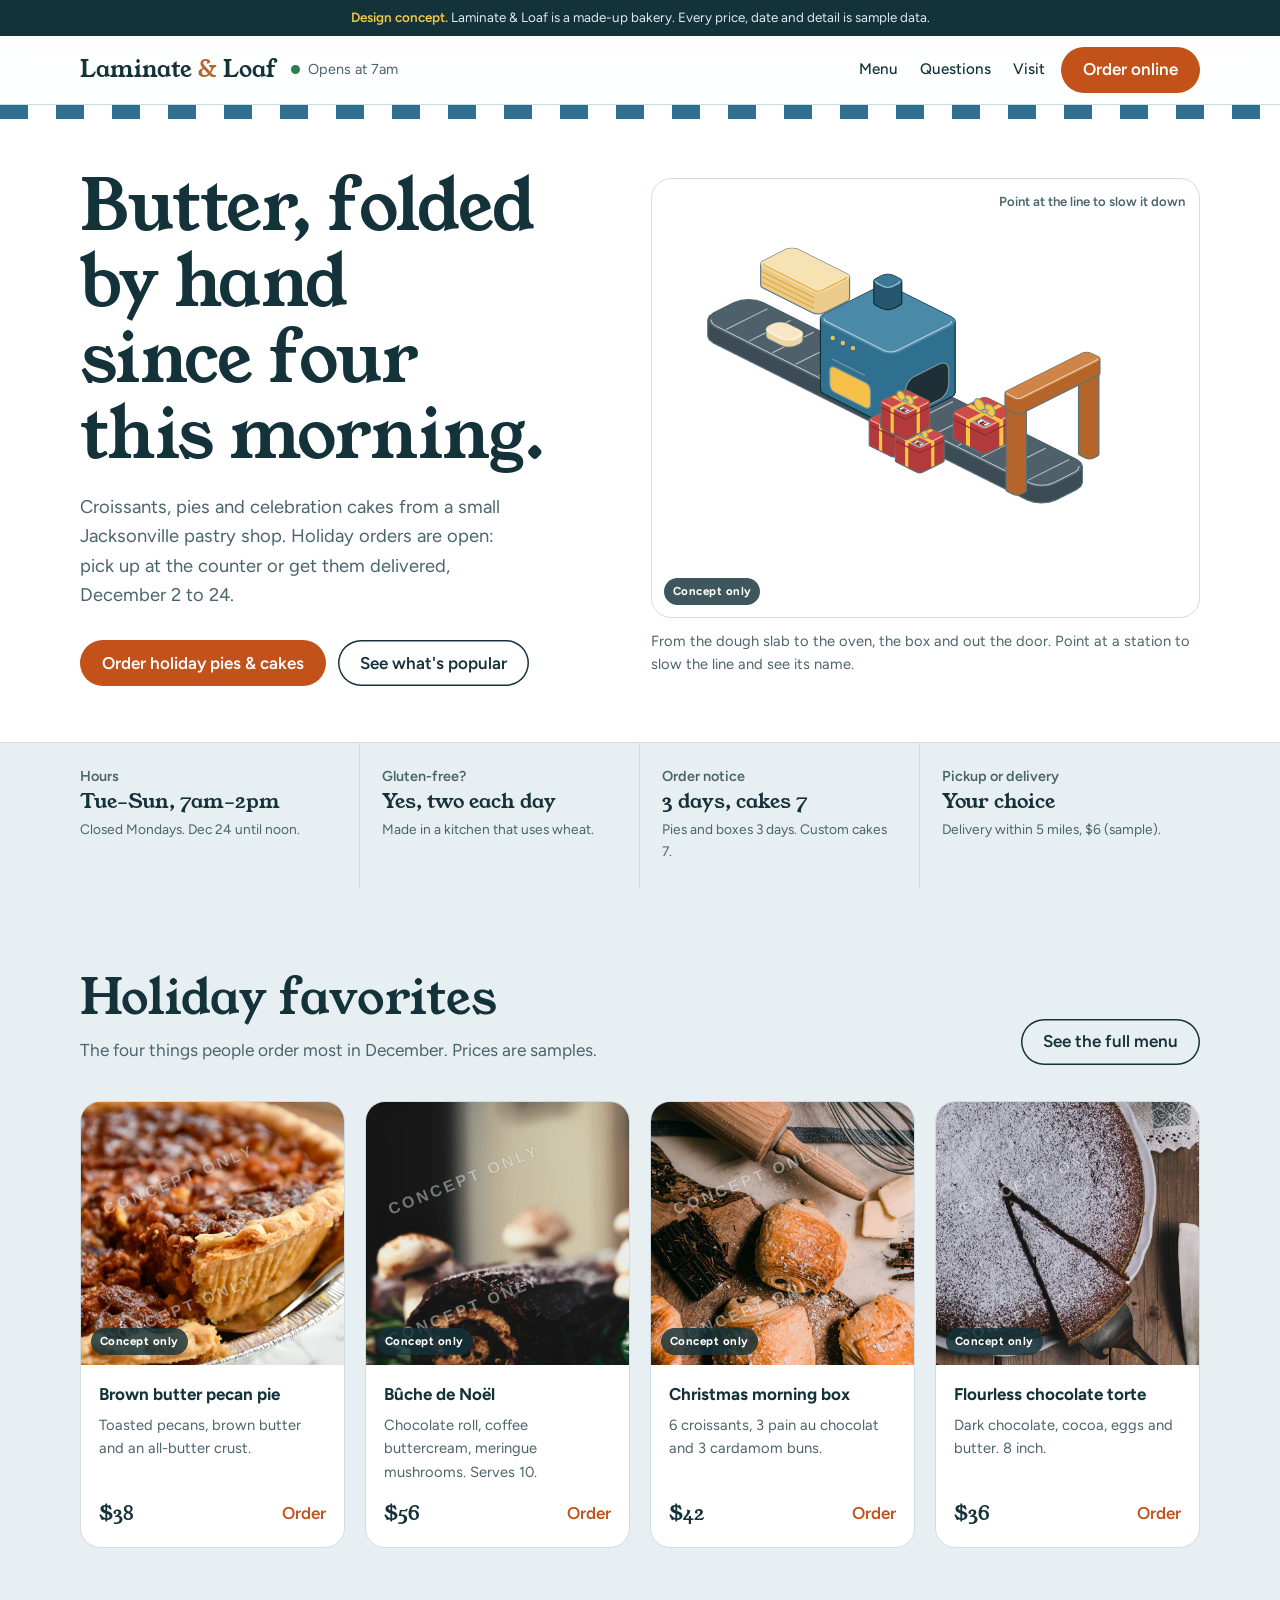
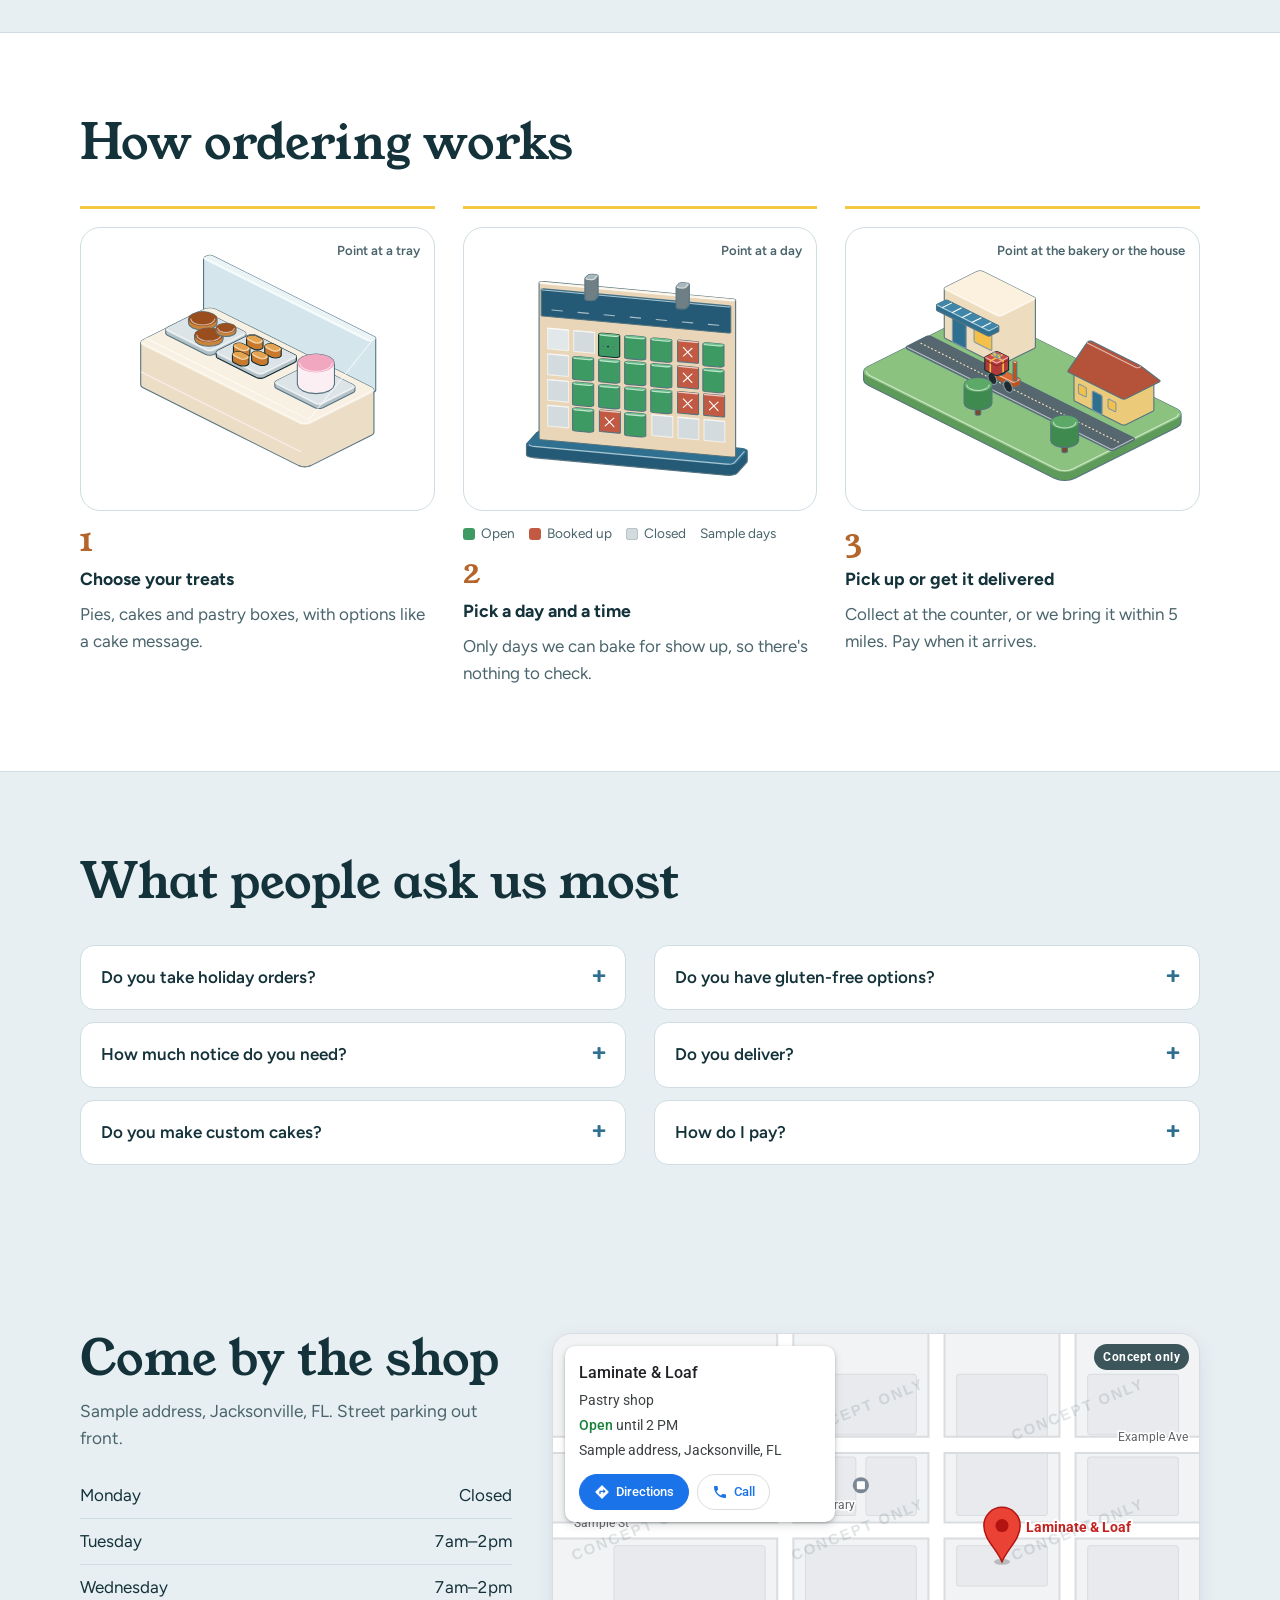
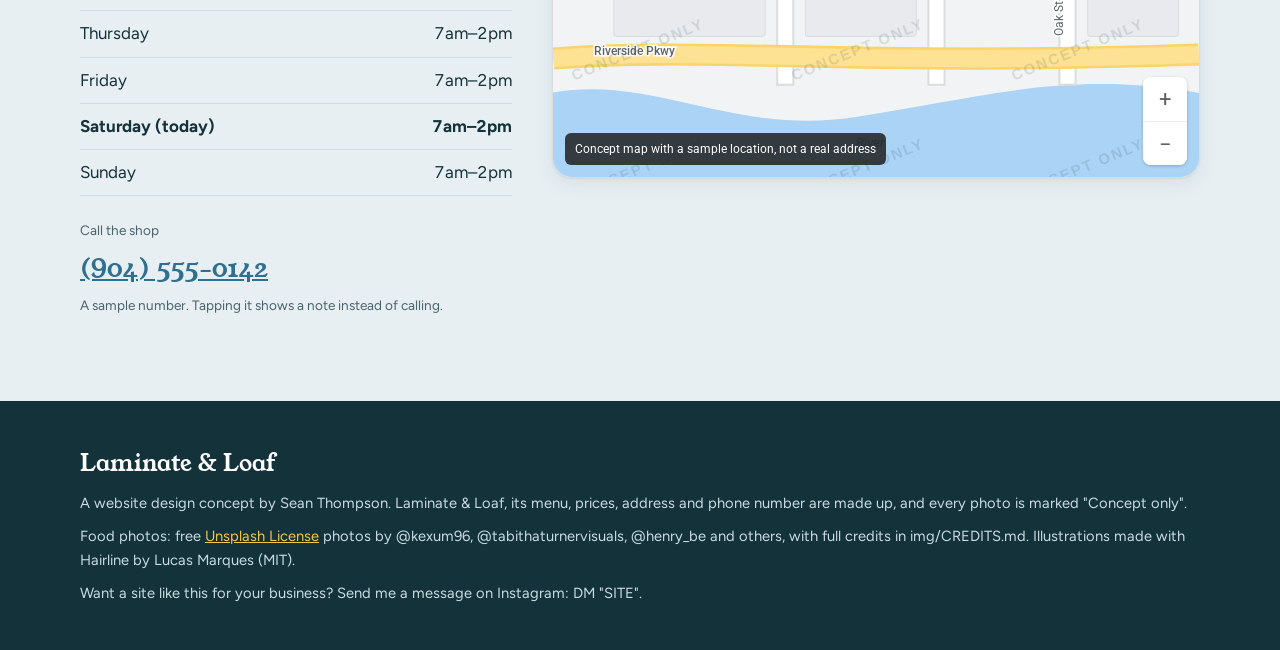
<file: index.html>
<!doctype html>
<html lang="en">
<head>
<meta charset="utf-8">
<meta name="viewport" content="width=device-width, initial-scale=1">
<meta name="robots" content="noindex">
<title>Laminate &amp; Loaf · Pastry shop, Jacksonville (design concept)</title>
<meta name="description" content="Design concept for a made-up Jacksonville pastry shop: holiday menu, hours and online ordering for pickup or delivery. Sample data.">
<link rel="preconnect" href="https://fonts.googleapis.com">
<link rel="preconnect" href="https://fonts.gstatic.com" crossorigin>
<link rel="stylesheet" href="https://fonts.googleapis.com/css2?family=Young+Serif&family=Figtree:wght@400;500;600;700&family=Roboto:wght@400;500;700&display=swap">
<link rel="stylesheet" href="styles.css?v=20261120k">
<link rel="icon" href="data:image/svg+xml,%3Csvg xmlns=%27http://www.w3.org/2000/svg%27 viewBox=%270 0 32 32%27%3E%3Crect width=%2732%27 height=%2732%27 rx=%278%27 fill=%27%23F5C842%27/%3E%3Ctext x=%2716%27 y=%2721%27 font-size=%2712%27 text-anchor=%27middle%27 font-family=%27Georgia%27 fill=%27%2314323A%27%3EL%26amp;L%3C/text%3E%3C/svg%3E">
<style>
/* ---------- hero ---------- */
.hero{background:var(--paper);border-bottom:1px solid var(--line);position:relative;overflow:hidden}
.hero::before{content:"";position:absolute;inset:0 0 auto 0;height:14px;background:repeating-linear-gradient(90deg,var(--box) 0 28px,#fff 28px 56px)}
.hero .col{display:grid;grid-template-columns:1fr 1.05fr;gap:48px;align-items:center;padding-block:64px 56px}
.hero h1{font-size:clamp(2.5rem,5.4vw,4.4rem);letter-spacing:-.01em}
.hero .sub{margin-top:20px;font-size:1.15rem;color:var(--ink-soft);max-width:36ch}
.hero .ctas{display:flex;flex-wrap:wrap;gap:12px;margin-top:30px}
.stage-wrap{display:flex;flex-direction:column;gap:12px;min-width:0}
.hero-fig{aspect-ratio:5/4}
.fig-cap{font-size:.92rem;color:var(--ink-soft)}
/* ---------- quick answers ---------- */
.answers .col{display:grid;grid-template-columns:repeat(4,1fr)}
.answer{padding:26px 22px 26px 0;border-right:1px solid var(--line);display:flex;flex-direction:column;gap:4px;min-width:0}
.answer + .answer{padding-left:22px}
.answer:last-child{border-right:0}
.answer h2{font-family:var(--sans);font-weight:600;font-size:.9rem;color:var(--ink-soft)}
.answer p{font-family:var(--serif);font-size:1.25rem;line-height:1.25}
.answer small{font-size:.86rem;color:var(--ink-soft)}

section.block{padding-block:84px}
.head{display:flex;flex-direction:column;gap:12px;max-width:640px;margin-bottom:36px}
.head h2{font-size:clamp(2rem,4vw,3rem)}
.head p{color:var(--ink-soft);font-size:1.08rem}
.head-row{display:flex;justify-content:space-between;align-items:flex-end;gap:20px;flex-wrap:wrap;margin-bottom:36px}
.head-row .head{margin-bottom:0}

/* ---------- favorites ---------- */
.favs{display:grid;grid-template-columns:repeat(4,1fr);gap:20px}
.fav{background:var(--paper);border:1px solid var(--line);border-radius:var(--r-lg);overflow:hidden;display:flex;flex-direction:column;text-decoration:none;color:inherit;transition:box-shadow .2s var(--ease-out),transform .2s var(--ease-out)}
.fav:hover{box-shadow:var(--shadow);transform:translateY(-2px)}
.fav .art{aspect-ratio:1/1}
.fav .body{padding:16px 18px 18px;display:flex;flex-direction:column;gap:6px;flex:1}
.fav .name{font-weight:700}
.fav .desc{color:var(--ink-soft);font-size:.92rem}
.fav .foot{margin-top:auto;padding-top:8px;display:flex;justify-content:space-between;align-items:center}
.fav .price{font-family:var(--serif);font-size:1.2rem}
.fav .go{font-weight:600;color:var(--cta)}

/* ---------- how ordering works ---------- */
.how{background:var(--paper);border-block:1px solid var(--line)}
.how ol{list-style:none;margin:0;padding:0;display:grid;grid-template-columns:repeat(3,1fr);gap:28px;counter-reset:h}
.how li{counter-increment:h;display:flex;flex-direction:column;gap:8px;padding-top:18px;border-top:3px solid var(--butter)}
.how li .figure{order:-2;margin-bottom:6px;width:100%;max-width:420px}
.how li .legend{order:-1}
.how li::before{content:counter(h);font-family:var(--serif);font-size:2rem;line-height:1;color:var(--crust)}
.how li b{font-size:1.1rem}
.how li span{color:var(--ink-soft)}

/* ---------- FAQ: each box opens on its own ---------- */
/* two independent columns: opening an answer only pushes the questions below it, never the column beside it */
.faq{display:flex;gap:28px;align-items:flex-start}
.faq-col{flex:1 1 0;min-width:0;display:flex;flex-direction:column;gap:12px}
details{background:var(--paper);border:1px solid var(--line);border-radius:var(--r-md);padding:0 20px}
details[open]{border-color:var(--box)}
summary{cursor:pointer;font-weight:600;padding:18px 0;min-height:44px;list-style:none;display:flex;justify-content:space-between;gap:12px}
summary::-webkit-details-marker{display:none}
summary::after{content:"+";font-family:var(--serif);font-size:1.4rem;line-height:1;color:var(--box);flex:0 0 auto}
details[open] summary::after{content:"–"}
details p{padding:0 0 18px;color:var(--ink-soft)}

/* ---------- visit + map ---------- */
#visit .col{display:grid;grid-template-columns:.8fr 1.2fr;gap:40px;align-items:start}
.hours{width:100%;border-collapse:collapse;margin-top:8px;font-variant-numeric:tabular-nums}
.hours td{padding:9px 0;border-bottom:1px solid var(--line)}
.hours td:last-child{text-align:right}
.hours tr.today td{font-weight:700}
.contact{display:flex;flex-direction:column;gap:6px;margin-top:24px}
.contact .big{font-family:var(--serif);font-size:1.6rem}
.hint{font-size:.85rem;color:var(--ink-soft)}
.mapbox{border-radius:var(--r-lg);border:1px solid #DADCE0;aspect-ratio:16/11;background:#F1F3F4;font-family:Roboto,Arial,sans-serif;box-shadow:var(--shadow)}
.mapbox > svg{width:100%;height:100%;transition:transform .3s var(--ease-out);transform-origin:62% 52%}
.mapbox .wm{left:auto;right:10px;bottom:auto;top:10px}
.place{position:absolute;z-index:4;left:12px;top:12px;width:min(270px,calc(100% - 24px));background:#fff;border-radius:10px;box-shadow:0 1px 3px rgba(60,64,67,.3),0 4px 8px rgba(60,64,67,.15);padding:14px 14px 12px;display:flex;flex-direction:column;gap:3px;font-size:.86rem;color:#3C4043}
.place b{font-size:1.02rem;color:#202124;font-weight:500}
.place .open{color:#188038;font-weight:500}
.place .acts{display:flex;gap:8px;margin-top:10px}
.place .acts button{display:inline-flex;align-items:center;gap:6px;min-height:36px;border-radius:999px;padding:6px 14px;font:500 .84rem Roboto,Arial,sans-serif;border:1px solid #DADCE0;background:#fff;color:#1A73E8}
.place .acts button.primary{background:#1A73E8;border-color:#1A73E8;color:#fff}
.place .acts svg{width:16px;height:16px}
.zoom{position:absolute;z-index:4;right:12px;bottom:12px;display:flex;flex-direction:column;background:#fff;border-radius:8px;box-shadow:0 1px 3px rgba(60,64,67,.3);overflow:hidden}
.zoom button{width:44px;height:44px;border:0;background:#fff;font-size:1.4rem;color:#5F6368;line-height:1}
.zoom button + button{border-top:1px solid #E8EAED}
.zoom button:hover{background:#F8F9FA}
.mapnote{position:absolute;z-index:4;left:12px;bottom:12px;background:rgba(32,33,36,.86);color:#fff;font-size:.78rem;padding:6px 10px;border-radius:6px;max-width:calc(100% - 90px)}
.toast{position:absolute;z-index:5;left:50%;bottom:62px;transform:translateX(-50%);background:#202124;color:#fff;font-size:.86rem;padding:10px 14px;border-radius:8px;max-width:calc(100% - 32px);text-align:center}

@media (max-width:900px){
  .hero .col{grid-template-columns:1fr;gap:28px;padding-block:52px 40px}
  .answers .col{grid-template-columns:1fr 1fr}
  .answer{padding:20px 14px 20px 0;border-bottom:1px solid var(--line)}
  .answer:nth-child(2){border-right:0}
  .answer:nth-child(3){padding-left:0}
  .answer:nth-child(n+3){border-bottom:0}
  .favs{grid-template-columns:1fr 1fr}
  .how ol,#visit .col{grid-template-columns:1fr}
  .faq{flex-direction:column;gap:12px;align-items:stretch}
  .faq-col{display:contents}
}
@media (max-width:560px){
  header.top .btn{display:none}
  section.block{padding-block:60px}
  .favs{gap:12px}
  .fav .body{padding:12px}
  .fav .desc{display:none}
  .mapbox{aspect-ratio:3/4}
  .orderbar{display:flex;position:fixed;left:0;right:0;bottom:0;z-index:var(--z-bar);gap:10px;padding:10px max(16px,env(safe-area-inset-left,0px)) calc(10px + env(safe-area-inset-bottom,0px));background:rgba(255,255,255,.96);border-top:1px solid var(--line)}
  .orderbar .btn{flex:1}
  footer{padding-bottom:110px}
}
.orderbar{display:none}
@media (max-width:560px){.orderbar{display:flex}}
</style>
</head>
<body>
<a class="skip" href="#main">Skip to content</a>
<div class="concept"><b>Design concept.</b> Laminate &amp; Loaf is a made-up bakery. Every price, date and detail is sample data.</div>

<header class="top">
  <div class="col">
    <a class="mark" href="index.html">Laminate <span>&amp;</span> Loaf</a>
    <div class="status" id="status"><i></i><span>Open 7am–2pm</span></div>
    <nav class="links" aria-label="Main">
      <a href="order.html">Menu</a><a href="#faq">Questions</a><a href="#visit">Visit</a>
    </nav>
    <a class="btn btn-cta" href="order.html">Order online</a>
  </div>
</header>

<main id="main">
<section class="hero">
  <div class="col">
    <div>
      <h1>Butter, folded by hand since four this morning.</h1>
      <p class="sub">Croissants, pies and celebration cakes from a small Jacksonville pastry shop. Holiday orders are open: pick up at the counter or get them delivered, December 2 to 24.</p>
      <div class="ctas">
        <a class="btn btn-cta" href="order.html">Order holiday pies &amp; cakes</a>
        <a class="btn btn-ghost" href="#favorites">See what's popular</a>
      </div>
    </div>
    <div class="stage-wrap">
      <div class="figure hero-fig" data-figure="bakeline" data-hint="Point at the line to slow it down" data-label="Illustration of a bakery line: dough is laid at the slab, baked in the oven, boxed, and sent out under the pickup frame (concept illustration)">
        <span class="hl-read" aria-live="polite"></span><span class="wm">Concept only</span>
      </div>
      <p class="fig-cap">From the dough slab to the oven, the box and out the door. Point at a station to slow the line and see its name.</p>
    </div>
  </div>
</section>

<section class="answers" aria-label="Quick answers">
  <div class="col">
    <div class="answer"><h2>Hours</h2><p>Tue–Sun, 7am–2pm</p><small>Closed Mondays. Dec 24 until noon.</small></div>
    <div class="answer"><h2>Gluten-free?</h2><p>Yes, two each day</p><small>Made in a kitchen that uses wheat.</small></div>
    <div class="answer"><h2>Order notice</h2><p>3 days, cakes 7</p><small>Pies and boxes 3 days. Custom cakes 7.</small></div>
    <div class="answer"><h2>Pickup or delivery</h2><p>Your choice</p><small>Delivery within 5 miles, $6 (sample).</small></div>
  </div>
</section>

<section class="block" id="favorites">
  <div class="col">
    <div class="head-row">
      <div class="head"><h2>Holiday favorites</h2><p>The four things people order most in December. Prices are samples.</p></div>
      <a class="btn btn-ghost" href="order.html">See the full menu</a>
    </div>
    <div class="favs" id="favs"></div>
  </div>
</section>

<section class="block how">
  <div class="col">
    <div class="head"><h2>How ordering works</h2></div>
    <ol>
      <li><div class="figure" data-figure="case" data-hint="Point at a tray" data-label="Illustration of a bakery display case with trays of pies, pastries and a cake (concept illustration)"><span class="hl-read" aria-live="polite"></span></div><b>Choose your treats</b><span>Pies, cakes and pastry boxes, with options like a cake message.</span></li>
      <li><div class="figure" data-figure="calendar" data-hint="Point at a day" data-label="Illustration of a December calendar: open days stand up in green, booked-up days sit lower in coral with a cross, closed days lie flat in grey (concept illustration, sample availability)"><span class="hl-read" aria-live="polite"></span></div><div class="legend" aria-hidden="true"><span><i class="lg-open"></i>Open</span><span><i class="lg-booked"></i>Booked up</span><span><i class="lg-closed"></i>Closed</span><span>Sample days</span></div><b>Pick a day and a time</b><span>Only days we can bake for show up, so there's nothing to check.</span></li>
      <li><div class="figure" data-figure="route" data-hint="Point at the bakery or the house" data-label="Illustration of a street corner: the bakery on one side, a house on the other, and a delivery scooter carrying a pastry box (concept illustration)"><span class="hl-read" aria-live="polite"></span></div><b>Pick up or get it delivered</b><span>Collect at the counter, or we bring it within 5 miles. Pay when it arrives.</span></li>
    </ol>
  </div>
</section>

<section class="block" id="faq">
  <div class="col">
    <div class="head"><h2>What people ask us most</h2></div>
    <div class="faq" id="faqList">
      <div class="faq-col">
        <details><summary>Do you take holiday orders?</summary><p>Yes. Pies, cakes and pastry boxes for pickup or delivery from December 2 to 24. Christmas Eve orders end at noon.</p></details>
        <details><summary>How much notice do you need?</summary><p>Three days for pies and pastry boxes, seven days for custom cakes. The order page only shows days that work.</p></details>
        <details><summary>Do you make custom cakes?</summary><p>Yes, from 6 inches up. Choose a flavor and add your message when you order, and we'll email you to confirm.</p></details>
      </div>
      <div class="faq-col">
        <details><summary>Do you have gluten-free options?</summary><p>Yes: two gluten-free items every day, plus the flourless chocolate torte on the holiday menu. They're made in a kitchen that also uses wheat, so we can't promise there are no traces.</p></details>
        <details><summary>Do you deliver?</summary><p>Within 5 miles of the shop, for a $6 fee (sample), in the same time windows as pickup.</p></details>
        <details><summary>How do I pay?</summary><p>When you pick up or when your order arrives, by card or cash.</p></details>
      </div>
    </div>
  </div>
</section>

<section class="block" id="visit">
  <div class="col">
    <div>
      <div class="head" style="margin-bottom:20px"><h2>Come by the shop</h2><p>Sample address, Jacksonville, FL. Street parking out front.</p></div>
      <table class="hours" aria-label="Opening hours"><tbody id="hours"></tbody></table>
      <div class="contact">
        <span class="hint">Call the shop</span>
        <a class="big" href="tel:+19045550142">(904) 555-0142</a>
        <span class="hint">A sample number. Tapping it shows a note instead of calling.</span>
      </div>
    </div>
    <div class="art mapbox" id="map" role="img" aria-label="Concept map showing the shop's sample location next to a park and a river">
      <svg viewBox="0 0 640 440" id="mapsvg" aria-hidden="true">
        <rect width="640" height="440" fill="#F1F3F4"/>
        <path d="M-20 360 C90 330 170 400 300 380 S 520 330 660 360 L660 460 L-20 460 Z" fill="#AAD3F5"/>
        <path d="M60 40 h150 v110 h-150 z" fill="#C8E6C9"/>
        <g fill="#E8EAED" stroke="#DADCE0" stroke-width="1">
          <rect x="250" y="40" width="110" height="60" rx="3"/><rect x="250" y="122" width="50" height="58" rx="3"/><rect x="310" y="122" width="50" height="58" rx="3"/>
          <rect x="400" y="40" width="90" height="140" rx="3"/><rect x="530" y="40" width="90" height="60" rx="3"/><rect x="530" y="122" width="90" height="58" rx="3"/>
          <rect x="60" y="210" width="150" height="90" rx="3"/><rect x="250" y="210" width="110" height="90" rx="3"/><rect x="400" y="210" width="90" height="40" rx="3"/><rect x="530" y="210" width="90" height="90" rx="3"/>
        </g>
        <g stroke="#DADCE0" stroke-width="18" stroke-linecap="square"><path d="M0 195 H640"/><path d="M230 0 V340"/><path d="M380 0 V340"/><path d="M510 0 V340"/><path d="M0 110 H640"/></g>
        <g stroke="#FFFFFF" stroke-width="14" stroke-linecap="square"><path d="M0 195 H640"/><path d="M230 0 V340"/><path d="M380 0 V340"/><path d="M510 0 V340"/><path d="M0 110 H640"/></g>
        <path d="M0 322 C150 310 300 330 640 318" stroke="#F9D46A" stroke-width="22" fill="none"/>
        <path d="M0 322 C150 310 300 330 640 318" stroke="#FDE293" stroke-width="17" fill="none"/>
        <g font-family="Roboto, Arial, sans-serif" font-size="12" fill="#5F6368" style="paint-order:stroke" stroke="#fff" stroke-width="3">
          <text x="20" y="191">Sample St</text>
          <text x="560" y="106">Example Ave</text>
          <text transform="translate(226 80) rotate(-90)">Market St</text>
          <text transform="translate(506 300) rotate(-90)">Oak St</text>
          <text x="40" y="318" font-weight="500">Riverside Pkwy</text>
        </g>
        <g font-family="Roboto, Arial, sans-serif" font-size="12">
          <circle cx="135" cy="95" r="9" fill="#34A853"/><path d="M131 99 l4 -9 l4 9 z" fill="#fff"/>
          <text x="104" y="124" fill="#188038" style="paint-order:stroke" stroke="#fff" stroke-width="3">Sample Park</text>
          <text x="300" y="410" fill="#4A86C5" font-style="italic" font-size="13">River</text>
          <circle cx="305" cy="150" r="8" fill="#7B8794"/><rect x="301" y="146" width="8" height="8" rx="1" fill="#fff"/>
          <text x="262" y="174" fill="#5F6368" style="paint-order:stroke" stroke="#fff" stroke-width="3">Library</text>
        </g>
        <g transform="translate(445 186)">
          <ellipse cx="0" cy="40" rx="8" ry="3" fill="#000" opacity=".2"/>
          <path d="M0 40 C-6 26 -18 18 -18 4 A18 18 0 1 1 18 4 C18 18 6 26 0 40 Z" fill="#EA4335" stroke="#B31412" stroke-width="1.5"/>
          <circle cx="0" cy="4" r="6.5" fill="#B31412"/>
          <text x="24" y="10" font-family="Roboto, Arial, sans-serif" font-size="14" font-weight="700" fill="#C5221F" style="paint-order:stroke" stroke="#fff" stroke-width="4">Laminate &amp; Loaf</text>
        </g>
      </svg>
      <div class="place">
        <b>Laminate &amp; Loaf</b>
        <span>Pastry shop</span>
        <span><span class="open">Open</span> until 2 PM</span>
        <span>Sample address, Jacksonville, FL</span>
        <div class="acts">
          <button type="button" class="primary" data-msg="On the real site, this opens turn-by-turn directions."><svg viewBox="0 0 24 24" fill="currentColor" aria-hidden="true"><path d="M21.7 11.3l-9-9a1 1 0 0 0-1.4 0l-9 9a1 1 0 0 0 0 1.4l9 9a1 1 0 0 0 1.4 0l9-9a1 1 0 0 0 0-1.4zM14 14.5V12h-4v3H8v-4a1 1 0 0 1 1-1h5V7.5l3.5 3.5z"/></svg>Directions</button>
          <button type="button" data-call><svg viewBox="0 0 24 24" fill="currentColor" aria-hidden="true"><path d="M6.6 10.8a15.1 15.1 0 0 0 6.6 6.6l2.2-2.2a1 1 0 0 1 1-.25 11.4 11.4 0 0 0 3.6.57 1 1 0 0 1 1 1V20a1 1 0 0 1-1 1A17 17 0 0 1 3 4a1 1 0 0 1 1-1h3.5a1 1 0 0 1 1 1c0 1.25.2 2.45.57 3.57a1 1 0 0 1-.25 1z"/></svg>Call</button>
        </div>
      </div>
      <div class="zoom"><button type="button" id="zin" aria-label="Zoom in">+</button><button type="button" id="zout" aria-label="Zoom out">−</button></div>
      <div class="mapnote">Concept map with a sample location, not a real address</div>
      <div class="toast" id="toast" role="status" hidden></div>
      <span class="wm">Concept only</span>
    </div>
  </div>
</section>
</main>

<footer>
  <div class="col">
    <span class="mark">Laminate &amp; Loaf</span>
    <span>A website design concept by Sean Thompson. Laminate &amp; Loaf, its menu, prices, address and phone number are made up, and every photo is marked "Concept only".</span>
    <span>Food photos: free <a href="https://unsplash.com/license">Unsplash License</a> photos by @kexum96, @tabithaturnervisuals, @henry_be and others, with full credits in img/CREDITS.md. Illustrations made with Hairline by Lucas Marques (MIT).</span>
    <span>Want a site like this for your business? Send me a message on Instagram: DM "SITE".</span>
  </div>
</footer>

<div class="orderbar">
  <a class="btn btn-ghost" href="tel:+19045550142">Call</a>
  <a class="btn btn-cta" href="order.html">Order online</a>
</div>

<script src="shared.js?v=20261120k"></script>
<script src="hairline/kernel.js?v=20261120k"></script>
<script src="hairline/host.js?v=20261120k"></script>
<script src="hairline/figures.js?v=20261120k"></script>
<script>LLHairline.mountAll();</script>
<script>
(function(){
  LL.setStatus();

  /* favorites */
  var favs=document.getElementById("favs");
  ["pecan","buche","xmasbox","torte"].forEach(function(id){
    var i=LL.byId[id];
    var a=document.createElement("a"); a.className="fav"; a.href="order.html?item="+id;
    a.innerHTML=LL.artFrame(i.art,"",i.name)+'<div class="body"><span class="name">'+i.name+'</span><span class="desc">'+i.desc+'</span><div class="foot"><span class="price">$'+i.price+'</span><span class="go">Order</span></div></div>';
    favs.appendChild(a);
  });

  /* FAQ: one answer open at a time, and each box only grows itself */
  var list=document.querySelectorAll("#faqList details");
  list.forEach(function(d){d.addEventListener("toggle",function(){if(d.open)list.forEach(function(o){if(o!==d)o.open=false;});});});

  /* hours */
  var HOURS=[["Monday","Closed"],["Tuesday","7am–2pm"],["Wednesday","7am–2pm"],["Thursday","7am–2pm"],["Friday","7am–2pm"],["Saturday","7am–2pm"],["Sunday","7am–2pm"]];
  var today=(new Date().getDay()+6)%7, tb=document.getElementById("hours");
  HOURS.forEach(function(h,i){var tr=document.createElement("tr"); if(i===today)tr.className="today"; tr.innerHTML="<td>"+h[0]+(i===today?" (today)":"")+"</td><td>"+h[1]+"</td>"; tb.appendChild(tr);});

  /* map: zoom and concept toasts */
  var msvg=document.getElementById("mapsvg"), z=1, toast=document.getElementById("toast"), tt;
  function zoom(d){z=Math.min(2,Math.max(1,z+d)); msvg.style.transform="scale("+z+")";}
  document.getElementById("zin").onclick=function(){zoom(.25);};
  document.getElementById("zout").onclick=function(){zoom(-.25);};
  document.querySelectorAll(".place button[data-msg]").forEach(function(b){b.onclick=function(){toast.textContent="Concept: "+b.getAttribute("data-msg");toast.hidden=false;clearTimeout(tt);tt=setTimeout(function(){toast.hidden=true;},3500);};});

})();
</script>
</body>
</html>
</file>
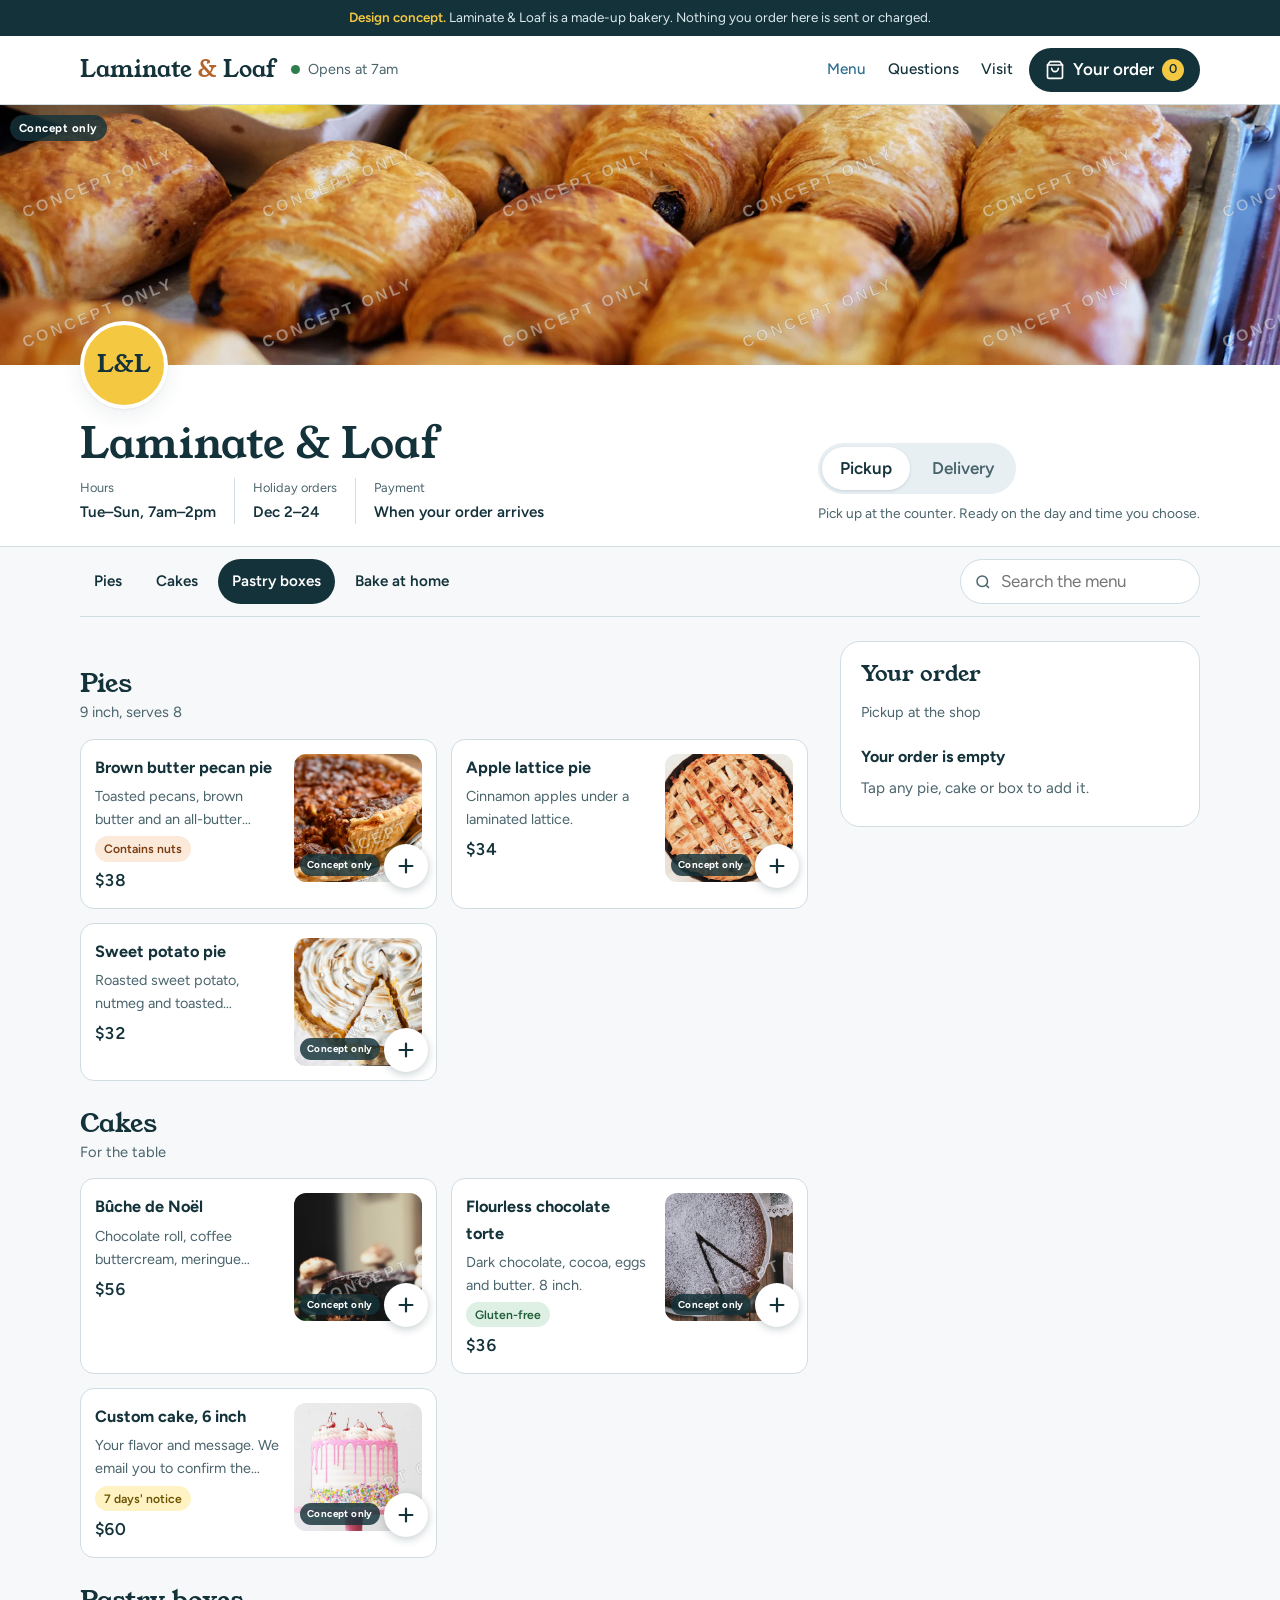
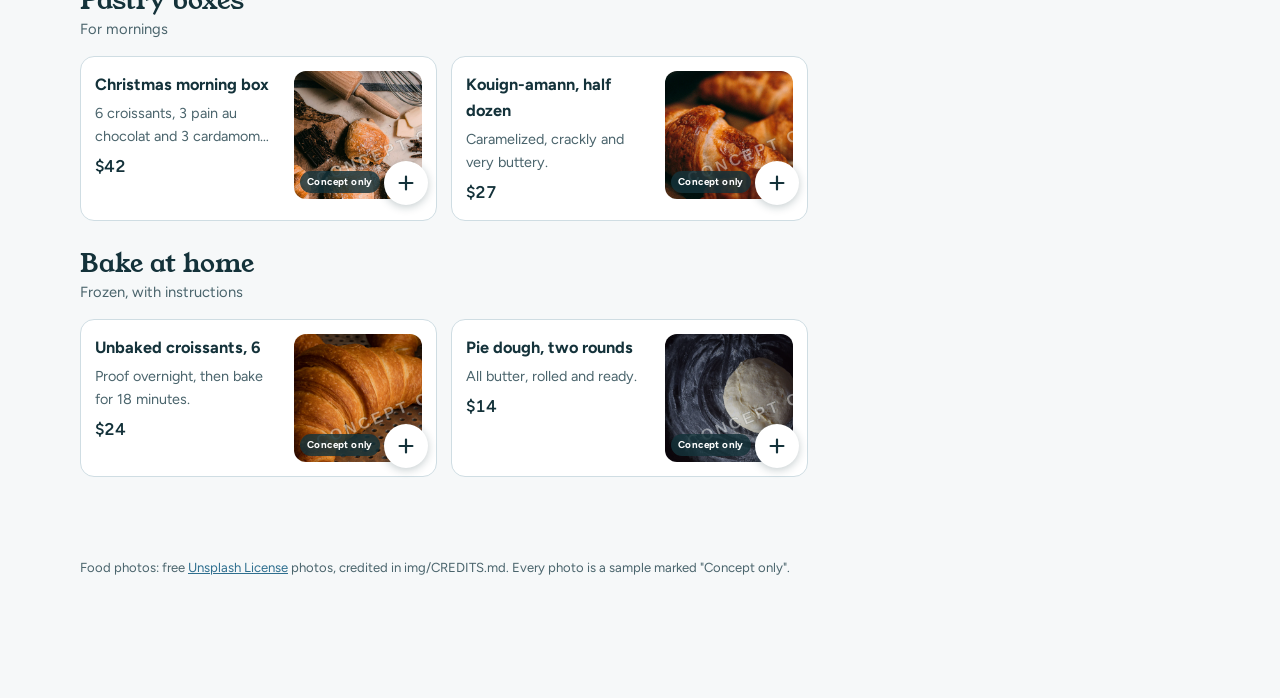
<file: order.html>
<!doctype html>
<html lang="en">
<head>
<meta charset="utf-8">
<meta name="viewport" content="width=device-width, initial-scale=1">
<meta name="robots" content="noindex">
<title>Order online · Laminate &amp; Loaf (design concept)</title>
<meta name="description" content="Design concept: order holiday pies, cakes and pastry boxes from a made-up Jacksonville pastry shop for pickup or delivery. Sample data, nothing is sent.">
<link rel="preconnect" href="https://fonts.googleapis.com">
<link rel="preconnect" href="https://fonts.gstatic.com" crossorigin>
<link rel="stylesheet" href="https://fonts.googleapis.com/css2?family=Young+Serif&family=Figtree:wght@400;500;600;700&display=swap">
<link rel="stylesheet" href="styles.css?v=20261120k">
<link rel="icon" href="data:image/svg+xml,%3Csvg xmlns=%27http://www.w3.org/2000/svg%27 viewBox=%270 0 32 32%27%3E%3Crect width=%2732%27 height=%2732%27 rx=%278%27 fill=%27%23F5C842%27/%3E%3Ctext x=%2716%27 y=%2721%27 font-size=%2712%27 text-anchor=%27middle%27 font-family=%27Georgia%27 fill=%27%2314323A%27%3EL%26amp;L%3C/text%3E%3C/svg%3E">
<style>
body{background:#F6F8F9}
.cartbtn{display:inline-flex;align-items:center;gap:8px;min-height:44px;padding:8px 16px;border-radius:999px;border:0;background:var(--ink);color:#fff;font-weight:600}
.cartbtn svg{width:20px;height:20px}
.cartbtn .n{background:var(--butter);color:var(--ink);border-radius:999px;min-width:22px;height:22px;display:inline-grid;place-items:center;font-size:.8rem;padding:0 6px}

/* store header */
.store{background:var(--paper);border-bottom:1px solid var(--line)}
.banner{aspect-ratio:4/1;max-height:260px;width:100%}
.store .col{position:relative;padding-block:0 22px}
.logo{position:absolute;top:-44px;left:max(20px,env(safe-area-inset-left,0px));width:88px;height:88px;border-radius:50%;background:var(--butter);border:4px solid #fff;box-shadow:var(--shadow);display:grid;place-items:center;font-family:var(--serif);font-size:1.5rem;color:var(--ink)}
.store-info{padding-top:56px;display:flex;justify-content:space-between;align-items:flex-end;gap:20px;flex-wrap:wrap}
.store h1{font-size:clamp(1.9rem,4vw,2.6rem)}
/* store facts: plain information, not controls (no fills, no pill shapes) */
.facts{display:flex;flex-wrap:wrap;gap:10px 0;margin:12px 0 0}
.facts div{display:flex;flex-direction:column;gap:1px;padding:0 18px;border-left:1px solid var(--line)}
.facts div:first-child{padding-left:0;border-left:0}
.facts dt{font-size:.8rem;color:var(--ink-soft)}
.facts dd{margin:0;font-size:.95rem;font-weight:600;color:var(--ink)}
/* while a sheet is open, the page behind it does not scroll */
html.locked,html:has(dialog[open]){overflow:hidden}
.sheet .scroll{overscroll-behavior:contain}
.seg{display:inline-flex;background:var(--tile);border-radius:999px;padding:4px;gap:4px}
.seg button{border:0;background:transparent;border-radius:999px;min-height:40px;padding:8px 18px;font-weight:600;color:var(--ink-soft);transition:background-color .2s var(--ease-out),color .2s var(--ease-out)}
.seg button[aria-pressed="true"]{background:var(--paper);color:var(--ink);box-shadow:0 1px 3px rgba(20,50,58,.15)}
.fnote{font-size:.86rem;color:var(--ink-soft);margin-top:8px}

/* menu layout */
.shop{display:grid;grid-template-columns:minmax(0,1fr) 360px;gap:32px;align-items:start;padding-block:24px 80px}
.tabsbar{position:sticky;top:68px;z-index:15;background:#F6F8F9;padding-block:12px;border-bottom:1px solid var(--line);display:flex;gap:12px;align-items:center}
.tabs{display:flex;gap:6px;overflow-x:auto;scrollbar-width:none;flex:1;min-width:0}
.tabs::-webkit-scrollbar{display:none}
.tabs a{flex:0 0 auto;text-decoration:none;color:var(--ink);font-weight:600;font-size:.95rem;padding:10px 14px;border-radius:999px;min-height:44px;display:inline-flex;align-items:center}
.tabs a.on{background:var(--ink);color:#fff}
.search{position:relative;flex:0 0 240px}
.search input{width:100%;min-height:44px;border:1.5px solid var(--line);border-radius:999px;padding:8px 14px 8px 40px;background:#fff}
.search svg{position:absolute;left:14px;top:50%;transform:translateY(-50%);width:18px;height:18px;color:var(--ink-soft)}
.msec{padding-top:28px;scroll-margin-top:150px}
.msec h2{font-size:1.6rem;margin-bottom:4px}
.msec .note{color:var(--ink-soft);font-size:.92rem;margin-bottom:14px}
.items{display:grid;grid-template-columns:1fr 1fr;gap:14px}
.item{display:grid;grid-template-columns:minmax(0,1fr) 128px;gap:14px;background:var(--paper);border:1px solid var(--line);border-radius:var(--r-md);padding:14px;text-align:left;width:100%;transition:box-shadow .2s var(--ease-out),border-color .2s var(--ease-out)}
.item:hover{box-shadow:var(--shadow);border-color:#B9CCD4}
.item .t{display:flex;flex-direction:column;gap:5px;min-width:0}
.item .nm{font-weight:700;font-size:1.02rem}
.item .ds{color:var(--ink-soft);font-size:.9rem;display:-webkit-box;-webkit-line-clamp:2;-webkit-box-orient:vertical;overflow:hidden}
.item .pr{font-variant-numeric:tabular-nums;font-weight:600;margin-top:auto}
.item .pic{position:relative}
.item .art{aspect-ratio:1/1;border-radius:12px}
.item .art .wm{font-size:.62rem;left:6px;bottom:6px;padding:3px 7px}
.item .plus{position:absolute;right:-6px;bottom:-6px;z-index:5;width:44px;height:44px;border-radius:50%;background:#fff;box-shadow:0 2px 8px rgba(20,50,58,.25);display:grid;place-items:center;color:var(--ink)}
.item .plus svg{width:22px;height:22px}
.item .qtyb{position:absolute;right:-6px;bottom:-6px;z-index:5;min-width:44px;height:44px;border-radius:999px;background:var(--ink);color:#fff;display:grid;place-items:center;font-weight:700;padding:0 10px}
.noresults{background:var(--paper);border:1px dashed var(--line);border-radius:var(--r-md);padding:24px;color:var(--ink-soft);margin-top:24px}

/* cart panel */
.cart{position:sticky;top:92px;background:var(--paper);border:1px solid var(--line);border-radius:var(--r-lg);padding:20px;display:flex;flex-direction:column;gap:14px}
.cart h2{font-size:1.4rem}
.cart .mode{font-size:.9rem;color:var(--ink-soft)}
.clines{display:flex;flex-direction:column;gap:12px;max-height:46vh;overflow:auto}
.cline{display:grid;grid-template-columns:minmax(0,1fr) auto;gap:4px 10px;padding-bottom:12px;border-bottom:1px solid var(--line)}
.cline .nm{font-weight:600}
.cline .opt{font-size:.85rem;color:var(--ink-soft);grid-column:1/2}
.cline .lp{text-align:right;font-variant-numeric:tabular-nums}
.stepper{display:inline-flex;align-items:center;gap:2px;border:1.5px solid var(--line);border-radius:999px;grid-column:1/-1;justify-self:start}
.stepper button{width:40px;height:40px;border:0;background:none;border-radius:50%;font-size:1.1rem;font-weight:700;color:var(--ink);display:grid;place-items:center}
.stepper button:hover{background:var(--tile)}
.stepper output{min-width:24px;text-align:center;font-variant-numeric:tabular-nums;font-weight:600}
.stepper svg{width:16px;height:16px}
.totals{display:grid;grid-template-columns:1fr auto;gap:6px;font-variant-numeric:tabular-nums;font-size:.95rem}
.totals .grand{font-weight:700;font-size:1.1rem;padding-top:8px;border-top:1px solid var(--line)}
.cart .btn{width:100%}
.cart .btn[disabled]{opacity:.45;cursor:not-allowed}
.empty{display:flex;flex-direction:column;gap:6px;align-items:flex-start;color:var(--ink-soft);font-size:.95rem;padding:6px 0}
.empty b{color:var(--ink);font-size:1rem}

.viewbar{display:none}

/* item sheet */
dialog{border:0;padding:0;border-radius:var(--r-lg);width:min(560px,calc(100% - 32px));max-height:calc(100dvh - 48px);background:var(--paper);color:var(--ink);box-shadow:0 20px 60px rgba(20,50,58,.35);overflow:hidden}
dialog::backdrop{background:rgba(20,50,58,.5)}
dialog[open]{animation:sheetIn .25s var(--ease-out)}
@keyframes sheetIn{from{opacity:0;transform:translateY(16px) scale(.98)}}
.sheet{display:flex;flex-direction:column;max-height:calc(100dvh - 48px)}
.sheet .scroll{overflow:auto;padding-bottom:8px}
.sheet .art{aspect-ratio:16/9}
.sheet .x{position:absolute;z-index:6;top:12px;right:12px;width:44px;height:44px;border-radius:50%;border:0;background:#fff;box-shadow:0 2px 8px rgba(20,50,58,.25);display:grid;place-items:center}
.sheet .x svg{width:20px;height:20px}
.sheet .in{padding:20px 22px;display:flex;flex-direction:column;gap:12px}
.sheet h2{font-size:1.7rem}
.sheet .ds{color:var(--ink-soft)}
.opts{border:0;margin:0;padding:0;display:flex;flex-direction:column;gap:8px}
.opts legend{font-weight:700;margin-bottom:4px;padding:0}
.opt{display:flex;align-items:center;gap:12px;border:1.5px solid var(--line);border-radius:12px;padding:12px 14px;min-height:48px;cursor:pointer}
.opt:has(input:checked){border-color:var(--box);background:#F1F7FA}
.opt input{width:20px;height:20px;accent-color:var(--box)}
.opt span{flex:1}
.opt small{color:var(--ink-soft);font-variant-numeric:tabular-nums}
.field{display:flex;flex-direction:column;gap:6px;min-width:0}
.field label{font-weight:600;font-size:.92rem}
.field input,.field textarea,.field select{border:1.5px solid var(--line);border-radius:10px;padding:11px 12px;min-height:46px;background:#fff;width:100%}
.field input:focus,.field textarea:focus{border-color:var(--box);outline:none;box-shadow:0 0 0 3px rgba(47,111,143,.18)}
.field .err{color:var(--err);font-size:.86rem;font-weight:600}
.field.bad input{border-color:var(--err)}
.sheet .foot{display:flex;gap:12px;align-items:center;padding:14px 22px calc(14px + env(safe-area-inset-bottom,0px));border-top:1px solid var(--line);background:var(--paper)}
.sheet .foot .btn{flex:1;justify-content:space-between}

/* checkout */
#checkout,#confirmed{padding-block:28px 80px}
.co{display:grid;grid-template-columns:minmax(0,1fr) 360px;gap:32px;align-items:start}
.co > *,.card{min-width:0}
.back{display:inline-flex;align-items:center;gap:6px;color:var(--ink);font-weight:600;text-decoration:none;min-height:44px}
.back svg{width:18px;height:18px}
.co h1{font-size:clamp(1.9rem,4vw,2.6rem);margin:6px 0 20px}
.card{background:var(--paper);border:1px solid var(--line);border-radius:var(--r-lg);padding:22px;display:flex;flex-direction:column;gap:14px;margin-bottom:16px}
.card h2{font-size:1.3rem;display:flex;align-items:center;gap:10px}
.card h2 .num{width:28px;height:28px;border-radius:50%;background:var(--ink);color:#fff;font:700 .9rem var(--sans);display:inline-grid;place-items:center}
.daychips{display:flex;gap:8px;overflow-x:auto;padding-bottom:4px;scrollbar-width:thin}
.daychips button,.slots button{flex:0 0 auto;border:1.5px solid var(--line);background:#fff;border-radius:12px;min-height:56px;padding:8px 14px;display:flex;flex-direction:column;align-items:center;justify-content:center;line-height:1.2;font-weight:600}
.daychips button small{font-weight:500;color:var(--ink-soft);font-size:.78rem}
.daychips button[aria-pressed="true"],.slots button[aria-pressed="true"]{border-color:var(--box);background:#F1F7FA;box-shadow:inset 0 0 0 1px var(--box)}
.slots{display:flex;gap:8px;flex-wrap:wrap}
.slots button{min-height:46px;flex-direction:row}
.grid2{display:grid;grid-template-columns:1fr 1fr;gap:14px}
.grid2 .full{grid-column:1/-1}
.shopaddr{display:flex;gap:12px;align-items:flex-start;background:var(--tile);border-radius:12px;padding:14px}
.shopaddr svg{width:22px;height:22px;color:var(--box);flex:0 0 auto;margin-top:2px}
.pay{display:flex;gap:12px;align-items:flex-start;color:var(--ink-soft)}
.pay svg{width:22px;height:22px;color:var(--ok);flex:0 0 auto}
.errsum{background:#FCECE9;border:1.5px solid #E7B1A7;color:#7A2418;border-radius:12px;padding:12px 14px;font-weight:600}
.spinner{width:18px;height:18px;border:2.5px solid rgba(255,255,255,.4);border-top-color:#fff;border-radius:50%;animation:spin .8s linear infinite}
@keyframes spin{to{transform:rotate(360deg)}}

/* confirmation */
.done{max-width:680px;margin:0 auto;display:flex;flex-direction:column;gap:18px}
.done .ok{width:64px;height:64px;border-radius:50%;background:var(--ok);display:grid;place-items:center}
.done .ok svg{width:34px;height:34px;color:#fff}
.done h1{font-size:clamp(2rem,4.4vw,2.8rem)}
.track{list-style:none;margin:0;padding:0;display:flex;flex-direction:column}
.track li{display:grid;grid-template-columns:32px 1fr;gap:12px;padding-bottom:18px;position:relative}
.track li::before{content:"";position:absolute;left:15px;top:30px;bottom:0;width:2px;background:var(--line)}
.track li:last-child::before{display:none}
.track .dot{width:32px;height:32px;border-radius:50%;border:2px solid var(--line);background:#fff;display:grid;place-items:center;font-weight:700;font-size:.85rem;color:var(--ink-soft)}
.track li.now .dot{background:var(--ok);border-color:var(--ok);color:#fff}
.track b{display:block}
.track span{color:var(--ink-soft);font-size:.92rem}
.concept-note{background:#FFF6D6;border:1.5px solid #EDD27A;border-radius:12px;padding:14px;font-size:.95rem}

[hidden]{display:none!important}
.credits{font-size:.82rem;color:var(--ink-soft);padding-block:0 120px}

@media (max-width:1023px){
  .shop,.co{grid-template-columns:minmax(0,1fr)}
  .shop > .cart{display:none}
  .co .cart{position:static}
  .viewbar{display:flex;position:fixed;left:0;right:0;bottom:0;z-index:var(--z-bar);padding:10px max(16px,env(safe-area-inset-left,0px)) calc(10px + env(safe-area-inset-bottom,0px));background:rgba(255,255,255,.96);border-top:1px solid var(--line)}
  .viewbar .btn{flex:1;justify-content:space-between}
  body.hasbar{padding-bottom:84px}
}
@media (max-width:760px){
  .items{grid-template-columns:1fr}
  .tabsbar{flex-wrap:wrap;top:60px}
  .search{flex:1 1 100%;order:-1}
  .banner{aspect-ratio:2.4/1}
  .grid2{grid-template-columns:1fr}
  dialog{width:100%;max-width:100%;margin:auto 0 0;border-radius:var(--r-lg) var(--r-lg) 0 0;max-height:92dvh}
  .sheet{max-height:92dvh}
  dialog[open]{animation:sheetUp .28s var(--ease-out)}
  @keyframes sheetUp{from{transform:translateY(40px);opacity:.6}}
  .cartbtn .lbl{display:none}
}
</style>
</head>
<body>
<a class="skip" href="#main">Skip to content</a>
<div class="concept"><b>Design concept.</b> Laminate &amp; Loaf is a made-up bakery. Nothing you order here is sent or charged.</div>

<header class="top">
  <div class="col">
    <a class="mark" href="index.html">Laminate <span>&amp;</span> Loaf</a>
    <div class="status" id="status"><i></i><span>Open 7am–2pm</span></div>
    <nav class="links" aria-label="Main">
      <a href="order.html" aria-current="page">Menu</a><a href="index.html#faq">Questions</a><a href="index.html#visit">Visit</a>
    </nav>
    <button class="cartbtn" type="button" id="cartBtn" aria-label="Open your order"><svg viewBox="0 0 24 24" fill="none" stroke="currentColor" stroke-width="2" stroke-linecap="round" stroke-linejoin="round" aria-hidden="true"><path d="M6 2 3 6v14a2 2 0 0 0 2 2h14a2 2 0 0 0 2-2V6l-3-4z"/><path d="M3 6h18"/><path d="M16 10a4 4 0 0 1-8 0"/></svg><span class="lbl">Your order</span><span class="n" id="cartN">0</span></button>
  </div>
</header>

<main id="main">
<!-- ============ MENU VIEW ============ -->
<div id="menuView">
  <section class="store">
    <div class="art banner wm-top" role="img" aria-label="Tray of pastries (sample photo, concept only)" id="banner"></div>
    <div class="col">
      <div class="logo" aria-hidden="true">L&amp;L</div>
      <div class="store-info">
        <div>
          <h1>Laminate &amp; Loaf</h1>
          <dl class="facts" aria-label="Store information">
            <div><dt>Hours</dt><dd>Tue–Sun, 7am–2pm</dd></div>
            <div><dt>Holiday orders</dt><dd>Dec 2–24</dd></div>
            <div><dt>Payment</dt><dd>When your order arrives</dd></div>
          </dl>
        </div>
        <div>
          <div class="seg" role="group" aria-label="Pickup or delivery">
            <button type="button" data-mode="pickup" aria-pressed="true">Pickup</button>
            <button type="button" data-mode="delivery" aria-pressed="false">Delivery</button>
          </div>
          <p class="fnote" id="modeNote">Pick up at the counter. Ready on the day and time you choose.</p>
        </div>
      </div>
    </div>
  </section>

  <div class="col">
    <div class="tabsbar">
      <nav class="tabs" id="tabs" aria-label="Menu sections"></nav>
      <div class="search"><svg viewBox="0 0 24 24" fill="none" stroke="currentColor" stroke-width="2" aria-hidden="true"><circle cx="11" cy="11" r="7"/><path d="m20 20-3.5-3.5"/></svg><label class="sr" for="q">Search the menu</label><input id="q" type="search" placeholder="Search the menu" autocomplete="off"></div>
    </div>
    <div class="shop">
      <div id="menuCol"></div>
      <aside class="cart" id="cartPanel" aria-label="Your order"></aside>
    </div>
  </div>
</div>

<!-- ============ CHECKOUT VIEW ============ -->
<section id="checkout" hidden>
  <div class="col">
    <a class="back" href="#menu"><svg viewBox="0 0 24 24" fill="none" stroke="currentColor" stroke-width="2" stroke-linecap="round" stroke-linejoin="round" aria-hidden="true"><path d="M15 18l-6-6 6-6"/></svg>Back to the menu</a>
    <h1 tabindex="-1" id="coTitle">Checkout</h1>
    <div class="co">
      <form id="coForm" novalidate>
        <div class="errsum" id="errSum" role="alert" hidden></div>
        <div class="card">
          <h2><span class="num">1</span>Pickup or delivery</h2>
          <div class="seg" role="group" aria-label="Pickup or delivery">
            <button type="button" data-mode="pickup" aria-pressed="true">Pickup</button>
            <button type="button" data-mode="delivery" aria-pressed="false">Delivery</button>
          </div>
          <div class="shopaddr" id="pickupBox"><svg viewBox="0 0 24 24" fill="none" stroke="currentColor" stroke-width="2" aria-hidden="true"><path d="M12 21s-7-6.1-7-11a7 7 0 0 1 14 0c0 4.9-7 11-7 11z"/><circle cx="12" cy="10" r="2.5"/></svg><div><b>Laminate &amp; Loaf</b><br><span class="hint">Sample address, Jacksonville, FL. Collect at the counter.</span></div></div>
          <div class="grid2" id="deliveryBox" hidden>
            <div class="field full"><label for="street">Street address</label><input id="street" autocomplete="street-address"><span class="err" hidden></span></div>
            <div class="field"><label for="apt">Apartment or unit (optional)</label><input id="apt" autocomplete="address-line2"></div>
            <div class="field"><label for="zip">ZIP code</label><input id="zip" inputmode="numeric" autocomplete="postal-code" maxlength="5"><span class="err" hidden></span></div>
            <p class="hint full">We deliver within 5 miles of the shop for $6 (sample).</p>
          </div>
        </div>
        <div class="card">
          <h2><span class="num">2</span>When</h2>
          <div class="field" id="dayField"><span style="font-weight:600;font-size:.92rem" id="dayLbl">Day</span><div class="daychips" id="days" role="group" aria-labelledby="dayLbl"></div><span class="hint" id="dayHint"></span><span class="err" hidden></span></div>
          <div class="field" id="slotField"><span style="font-weight:600;font-size:.92rem" id="slotLbl">Time</span><div class="slots" id="slots" role="group" aria-labelledby="slotLbl"></div><span class="err" hidden></span></div>
        </div>
        <div class="card">
          <h2><span class="num">3</span>Your details</h2>
          <div class="grid2">
            <div class="field"><label for="name">Name</label><input id="name" autocomplete="name"><span class="err" hidden></span></div>
            <div class="field"><label for="phone">Phone</label><input id="phone" type="tel" autocomplete="tel"><span class="err" hidden></span></div>
            <div class="field full"><label for="email">Email</label><input id="email" type="email" autocomplete="email"><span class="hint">Your confirmation goes here.</span><span class="err" hidden></span></div>
            <div class="field full"><label for="notes">Notes and allergies (optional)</label><textarea id="notes" rows="3"></textarea></div>
          </div>
        </div>
        <div class="card">
          <h2><span class="num">4</span>Payment</h2>
          <div class="pay"><svg viewBox="0 0 24 24" fill="none" stroke="currentColor" stroke-width="2" aria-hidden="true"><path d="M20 6 9 17l-5-5"/></svg><span>Pay by card or cash when you pick up or when it arrives. Nothing is charged online.</span></div>
        </div>
      </form>
      <aside class="cart" id="coSummary" aria-label="Order summary"></aside>
    </div>
  </div>
</section>

<!-- ============ CONFIRMATION VIEW ============ -->
<section id="confirmed" hidden>
  <div class="col">
    <div class="done">
      <div class="ok" aria-hidden="true"><svg viewBox="0 0 24 24" fill="none" stroke="currentColor" stroke-width="3" stroke-linecap="round" stroke-linejoin="round"><path d="M20 6 9 17l-5-5"/></svg></div>
      <h1 tabindex="-1" id="doneTitle">Order received</h1>
      <p class="concept-note"><b>Design concept:</b> no order was sent and nothing was charged. On the real site, the owner would get this order by email, and you would get a confirmation.</p>
      <div class="card" id="doneCard"></div>
      <a class="btn btn-cta" href="#menu" id="again" style="align-self:flex-start">Back to the menu</a>
    </div>
  </div>
</section>
</main>

<div class="viewbar" id="viewbar" hidden><button class="btn btn-cta" type="button" id="viewBtn"><span>View your order</span><span id="viewTotal">$0</span></button></div>

<p class="col credits">Food photos: free <a href="https://unsplash.com/license">Unsplash License</a> photos, credited in img/CREDITS.md. Every photo is a sample marked "Concept only".</p>

<dialog id="itemDlg" aria-labelledby="dlgTitle"></dialog>
<dialog id="cartDlg" aria-label="Your order"><div class="sheet"><button class="x" type="button" data-close aria-label="Close"><svg viewBox="0 0 24 24" fill="none" stroke="currentColor" stroke-width="2.4" stroke-linecap="round" aria-hidden="true"><path d="M6 6l12 12M18 6 6 18"/></svg></button><div class="scroll"><div class="in cart" id="cartSheet" style="border:0;position:static"></div></div></div></dialog>

<script src="shared.js?v=20261120k"></script>
<script>
(function(){
  LL.setStatus();
  var MENU=LL.MENU, byId=LL.byId, cart=LL.loadCart(), mode="pickup", FEE=6;
  try{mode=localStorage.getItem("ll-mode")||"pickup";}catch(e){}
  var SLOTS=["7–9am","9–11am","11am–1pm","1–2pm"];
  var pick={day:null,slot:null};
  var $=function(id){return document.getElementById(id);};
  var ICON={plus:'<svg viewBox="0 0 24 24" fill="none" stroke="currentColor" stroke-width="2.4" stroke-linecap="round" aria-hidden="true"><path d="M12 5v14M5 12h14"/></svg>',minus:'<svg viewBox="0 0 24 24" fill="none" stroke="currentColor" stroke-width="2.4" stroke-linecap="round" aria-hidden="true"><path d="M5 12h14"/></svg>',trash:'<svg viewBox="0 0 24 24" fill="none" stroke="currentColor" stroke-width="2" stroke-linecap="round" aria-hidden="true"><path d="M4 7h16M10 11v6M14 11v6M6 7l1 13h10l1-13M9 7V4h6v3"/></svg>',x:'<svg viewBox="0 0 24 24" fill="none" stroke="currentColor" stroke-width="2.4" stroke-linecap="round" aria-hidden="true"><path d="M6 6l12 12M18 6 6 18"/></svg>'};
  function money(n){return "$"+n.toFixed(n%1?2:0);}
  function esc(s){return String(s).replace(/[&<>"]/g,function(c){return {"&":"&amp;","<":"&lt;",">":"&gt;",'"':"&quot;"}[c];});}

  $("banner").innerHTML=LL.art("banner",true)+'<span class="wm">Concept only</span>'; $("banner").classList.add("photo");

  /* ---------- menu ---------- */
  var tabs=$("tabs"), menuCol=$("menuCol");
  MENU.forEach(function(g){
    var a=document.createElement("a"); a.href="#sec-"+g.id; a.textContent=g.group; a.dataset.sec=g.id; tabs.appendChild(a);
    var s=document.createElement("section"); s.className="msec"; s.id="sec-"+g.id; s.setAttribute("aria-labelledby","h-"+g.id);
    s.innerHTML='<h2 id="h-'+g.id+'">'+g.group+'</h2><p class="note">'+g.note+'</p><div class="items"></div>';
    var wrap=s.querySelector(".items");
    g.items.forEach(function(i){
      var b=document.createElement("button"); b.type="button"; b.className="item"; b.dataset.id=i.id;
      b.dataset.search=(i.name+" "+i.desc+" "+i.tags.map(function(t){return LL.TAGTEXT[t];}).join(" ")).toLowerCase();
      var tags=i.tags.map(function(t){return '<span class="tag '+t+'">'+LL.TAGTEXT[t]+'</span>';}).join("");
      b.innerHTML='<span class="t"><span class="nm">'+i.name+'</span><span class="ds">'+i.desc+'</span>'+(tags?'<span class="tags">'+tags+'</span>':'')+'<span class="pr">'+money(i.price)+'</span></span><span class="pic">'+LL.artFrame(i.art,"",i.name)+'<span class="plus" aria-hidden="true">'+ICON.plus+'</span></span>';
      b.setAttribute("aria-label",i.name+", "+money(i.price)+". Open to add to your order");
      b.onclick=function(){openItem(i.id);};
      wrap.appendChild(b);
    });
    menuCol.appendChild(s);
  });
  var nores=document.createElement("p"); nores.className="noresults"; nores.hidden=true; menuCol.appendChild(nores);

  /* active tab follows the scroll */
  var secs=document.querySelectorAll(".msec");
  if("IntersectionObserver" in window){
    var io=new IntersectionObserver(function(es){es.forEach(function(e){if(e.isIntersecting){var id=e.target.id.slice(4);tabs.querySelectorAll("a").forEach(function(a){a.classList.toggle("on",a.dataset.sec===id);});}});},{rootMargin:"-160px 0px -60% 0px"});
    secs.forEach(function(s){io.observe(s);});
  }
  tabs.querySelector("a").classList.add("on");

  /* search */
  $("q").addEventListener("input",function(){
    var q=this.value.trim().toLowerCase(), any=false;
    secs.forEach(function(s){var vis=0;s.querySelectorAll(".item").forEach(function(b){var m=!q||b.dataset.search.indexOf(q)>-1;b.hidden=!m;if(m)vis++;});s.hidden=!vis;if(vis)any=true;});
    nores.hidden=any; if(!any)nores.textContent='Nothing on the menu matches "'+this.value.trim()+'". Try "pie", "cake" or "gluten-free".';
  });

  /* ---------- pickup or delivery ---------- */
  function setMode(m){
    mode=m; try{localStorage.setItem("ll-mode",m);}catch(e){}
    document.querySelectorAll(".seg button").forEach(function(b){b.setAttribute("aria-pressed",String(b.dataset.mode===m));});
    $("modeNote").textContent=m==="pickup"?"Pick up at the counter. Ready on the day and time you choose.":"Delivered within 5 miles for $6 (sample), in the time window you choose.";
    $("pickupBox").hidden=m!=="pickup"; $("deliveryBox").hidden=m!=="delivery";
    renderCart();
  }
  document.querySelectorAll(".seg button").forEach(function(b){b.onclick=function(){setMode(b.dataset.mode);};});

  /* ---------- item sheet ---------- */
  var dlg=$("itemDlg");
  function openItem(id){
    var i=byId[id]; if(!i)return; var qty=1;
    var opts="";
    if(i.options){opts='<fieldset class="opts"><legend>'+i.options.label+'</legend>'+i.options.choices.map(function(c,k){return '<label class="opt"><input type="radio" name="opt" value="'+c[0]+'"'+(k===0?" checked":"")+'><span>'+c[1]+'</span><small>'+(c[2]?"+"+money(c[2]):"")+'</small></label>';}).join("")+'</fieldset>';}
    var msg=i.message?'<div class="field"><label for="cakeMsg">Message on the cake (optional)</label><input id="cakeMsg" maxlength="40" placeholder="Happy birthday, Ana"><span class="hint">Up to 40 characters.</span></div>':'';
    var tags=i.tags.map(function(t){return '<span class="tag '+t+'">'+LL.TAGTEXT[t]+'</span>';}).join("");
    dlg.innerHTML='<div class="sheet"><div class="scroll"><div style="position:relative">'+LL.artFrame(i.art,"",i.name,true)+'<button class="x" type="button" data-close aria-label="Close">'+ICON.x+'</button></div>'+
      '<div class="in"><h2 id="dlgTitle">'+i.name+'</h2><p class="ds">'+i.desc+'</p>'+(tags?'<div class="tags">'+tags+'</div>':'')+opts+msg+
      '<div class="field"><label for="itemNote">Anything we should know? (optional)</label><textarea id="itemNote" rows="2" placeholder="No nuts on top, please"></textarea></div>'+
      '<div style="display:flex;align-items:center;gap:12px"><span style="font-weight:700">Quantity</span><span class="stepper"><button type="button" id="qm" aria-label="One fewer">'+ICON.minus+'</button><output id="qv" aria-live="polite">1</output><button type="button" id="qp" aria-label="One more">'+ICON.plus+'</button></span></div>'+
      '</div></div><div class="foot"><button class="btn btn-cta" type="button" id="addBtn"><span>Add to order</span><span id="addPrice"></span></button></div></div>';
    var art=dlg.querySelector(".art"); art.style.aspectRatio="16/9";
    function price(){var o=dlg.querySelector('input[name=opt]:checked'),extra=0;if(o&&i.options)i.options.choices.forEach(function(c){if(c[0]===o.value)extra=c[2];});return (i.price+extra)*qty;}
    function upd(){$("qv").textContent=qty;$("addPrice").textContent=money(price());}
    $("qm").onclick=function(){qty=Math.max(1,qty-1);upd();};
    $("qp").onclick=function(){qty=Math.min(20,qty+1);upd();};
    dlg.querySelectorAll('input[name=opt]').forEach(function(r){r.onchange=upd;});
    dlg.querySelectorAll("[data-close]").forEach(function(b){b.onclick=function(){dlg.close();};});
    $("addBtn").onclick=function(){
      var o=dlg.querySelector('input[name=opt]:checked'), m=$("cakeMsg"), note=$("itemNote").value.trim();
      var line={id:i.id,qty:qty,opt:o?o.value:null,msg:m?m.value.trim():"",note:note};
      var same=cart.find(function(c){return c.id===line.id&&c.opt===line.opt&&c.msg===line.msg&&c.note===line.note;});
      if(same)same.qty+=qty;else cart.push(line);
      LL.saveCart(cart); renderCart(); dlg.close(); pulse();
    };
    upd(); dlg.showModal(); lockPage();
  }
  dlg.addEventListener("click",function(e){if(e.target===dlg)dlg.close();});
  function lockPage(){document.documentElement.classList.toggle("locked",!!document.querySelector("dialog[open]"));}
  dlg.addEventListener("close",lockPage);
  function pulse(){var n=$("cartN");n.animate&&n.animate([{transform:"scale(1)"},{transform:"scale(1.35)"},{transform:"scale(1)"}],{duration:300,easing:"ease-out"});}

  /* ---------- cart ---------- */
  function lineInfo(c){var i=byId[c.id],extra=0,label="";if(i.options&&c.opt)i.options.choices.forEach(function(ch){if(ch[0]===c.opt){extra=ch[2];label=ch[1];}});return {i:i,each:i.price+extra,label:label};}
  function totals(){var sub=0,n=0;cart.forEach(function(c){var L=lineInfo(c);sub+=L.each*c.qty;n+=c.qty;});var fee=mode==="delivery"&&n?FEE:0;return {sub:sub,fee:fee,total:sub+fee,n:n};}
  function lead(){var l=3;cart.forEach(function(c){if(byId[c.id].lead)l=Math.max(l,byId[c.id].lead);});return l;}
  function cartHTML(checkoutBtn){
    var t=totals();
    var h='<h2>Your order</h2><p class="mode">'+(mode==="pickup"?"Pickup at the shop":"Delivery within 5 miles")+'</p>';
    if(!cart.length){return h+'<div class="empty"><b>Your order is empty</b><span>Tap any pie, cake or box to add it.</span></div>';}
    h+='<div class="clines">'+cart.map(function(c,k){var L=lineInfo(c);var sub=[L.label&&L.label!=="Nothing extra"?L.label:"",c.msg?'Message: "'+esc(c.msg)+'"':"",c.note?"Note: "+esc(c.note):""].filter(Boolean).join(". ");
      return '<div class="cline"><span class="nm">'+L.i.name+'</span><span class="lp">'+money(L.each*c.qty)+'</span>'+(sub?'<span class="opt">'+sub+'</span>':'')+
      '<span class="stepper"><button type="button" data-k="'+k+'" data-d="-1" aria-label="'+(c.qty===1?"Remove ":"One fewer ")+L.i.name+'">'+(c.qty===1?ICON.trash:ICON.minus)+'</button><output>'+c.qty+'</output><button type="button" data-k="'+k+'" data-d="1" aria-label="One more '+L.i.name+'">'+ICON.plus+'</button></span></div>';}).join("")+'</div>';
    h+='<div class="totals"><span>Subtotal</span><span>'+money(t.sub)+'</span>'+(mode==="delivery"?'<span>Delivery (sample)</span><span>'+money(t.fee)+'</span>':'')+'<span class="grand">Total</span><span class="grand">'+money(t.total)+'</span></div>';
    if(checkoutBtn)h+='<a class="btn btn-cta" href="#checkout">Go to checkout</a>';
    else h+='<button class="btn btn-cta" type="submit" form="coForm" id="placeBtn">Place order</button><p class="hint">You pay when it arrives. This concept sends nothing.</p>';
    return h;
  }
  function bindSteppers(root){
    root.querySelectorAll(".stepper button[data-k]").forEach(function(b){b.onclick=function(){var k=+b.dataset.k;cart[k].qty+=+b.dataset.d;if(cart[k].qty<=0)cart.splice(k,1);LL.saveCart(cart);renderCart();};});
  }
  function renderCart(){
    var t=totals();
    $("cartN").textContent=t.n;
    $("cartPanel").innerHTML=cartHTML(true); bindSteppers($("cartPanel"));
    $("cartSheet").innerHTML=cartHTML(true); bindSteppers($("cartSheet"));
    $("coSummary").innerHTML=cartHTML(false); bindSteppers($("coSummary"));
    var showBar=t.n>0&&location.hash!=="#checkout"&&location.hash!=="#confirmed";
    $("viewbar").hidden=!showBar; document.body.classList.toggle("hasbar",showBar);
    $("viewTotal").textContent=money(t.total); $("viewBtn").firstElementChild.textContent="View your order ("+t.n+")";
    $("cartSheet").querySelectorAll('a[href="#checkout"]').forEach(function(a){a.onclick=function(){$("cartDlg").close();};});
    if(location.hash==="#checkout"){buildDays();if(!cart.length)location.hash="#menu";}
  }
  var cartDlg=$("cartDlg");
  function openCart(){if(window.matchMedia("(min-width:1024px)").matches&&location.hash!=="#checkout"&&location.hash!=="#confirmed"){$("cartPanel").scrollIntoView({block:"nearest"});$("cartPanel").focus&&$("cartPanel").setAttribute("tabindex","-1");$("cartPanel").focus();}else{cartDlg.showModal();lockPage();}}
  $("cartBtn").onclick=openCart; $("viewBtn").onclick=function(){cartDlg.showModal();lockPage();};
  cartDlg.addEventListener("close",lockPage);
  cartDlg.querySelector("[data-close]").onclick=function(){cartDlg.close();};
  cartDlg.addEventListener("click",function(e){if(e.target===cartDlg)cartDlg.close();});

  /* ---------- checkout ---------- */
  function buildDays(){
    var days=LL.availableDays(lead()), box=$("days");
    if(pick.day&&!days.some(function(d){return d.toDateString()===pick.day;}))pick.day=null;
    box.innerHTML=days.map(function(d){var k=d.toDateString();return '<button type="button" data-day="'+k+'" aria-pressed="'+(pick.day===k)+'">'+d.toLocaleDateString("en-US",{weekday:"short"})+'<small>'+d.toLocaleDateString("en-US",{month:"short",day:"numeric"})+'</small></button>';}).join("");
    box.querySelectorAll("button").forEach(function(b){b.onclick=function(){pick.day=b.dataset.day;box.querySelectorAll("button").forEach(function(x){x.setAttribute("aria-pressed",String(x===b));});clearErr($("dayField"));};});
    $("dayHint").textContent=lead()===7?"Custom cakes need 7 days' notice, so only days far enough ahead are shown. Closed Mondays.":"Pies and boxes need 3 days' notice. Closed Mondays. Holiday orders end Dec 24.";
    var sl=$("slots");
    sl.innerHTML=SLOTS.map(function(s){return '<button type="button" data-slot="'+s+'" aria-pressed="'+(pick.slot===s)+'">'+s+'</button>';}).join("");
    sl.querySelectorAll("button").forEach(function(b){b.onclick=function(){pick.slot=b.dataset.slot;sl.querySelectorAll("button").forEach(function(x){x.setAttribute("aria-pressed",String(x===b));});clearErr($("slotField"));};});
  }
  function setErr(field,msg){field.classList.add("bad");var e=field.querySelector(".err");e.textContent=msg;e.hidden=false;}
  function clearErr(field){field.classList.remove("bad");var e=field.querySelector(".err");if(e)e.hidden=true;}
  ["street","zip","name","phone","email"].forEach(function(id){$(id).addEventListener("blur",function(){if(this.value.trim())clearErr(this.closest(".field"));});});
  $("coForm").addEventListener("submit",function(e){
    e.preventDefault();
    var errs=[];
    function need(id,ok,msg){var f=$(id).closest(".field");if(!ok){setErr(f,msg);errs.push([$(id),msg]);}else clearErr(f);}
    if(mode==="delivery"){need("street",$("street").value.trim().length>4,"Add the street address we should deliver to.");need("zip",/^\d{5}$/.test($("zip").value.trim()),"Add a 5-digit ZIP code.");}
    if(!pick.day){setErr($("dayField"),"Choose a day.");errs.push([$("days").querySelector("button")||$("days"),"Choose a day."]);}else clearErr($("dayField"));
    if(!pick.slot){setErr($("slotField"),"Choose a time.");errs.push([$("slots").querySelector("button"),"Choose a time."]);}else clearErr($("slotField"));
    need("name",$("name").value.trim().length>1,"Add your name so we know whose order it is.");
    need("phone",$("phone").value.replace(/\D/g,"").length>=10,"Add a 10-digit phone number in case we need to reach you.");
    need("email",/^[^@\s]+@[^@\s]+\.[^@\s]+$/.test($("email").value.trim()),"Add an email address for your confirmation.");
    var sum=$("errSum");
    if(errs.length){sum.textContent=errs.length===1?"One thing to fix before placing your order.":errs.length+" things to fix before placing your order.";sum.hidden=false;errs[0][0].focus();return;}
    sum.hidden=true;
    var btn=$("placeBtn"); btn.disabled=true; btn.innerHTML='<span class="spinner" aria-hidden="true"></span>Placing order';
    setTimeout(function(){confirmOrder();},900);
  });
  function confirmOrder(){
    var t=totals(), day=new Date(pick.day), when=day.toLocaleDateString("en-US",{weekday:"long",month:"long",day:"numeric"})+", "+pick.slot;
    var items=cart.map(function(c){var L=lineInfo(c);return c.qty+" × "+L.i.name;}).join("<br>");
    var num="LL-"+(1000+Math.floor(Math.random()*9000));
    $("doneCard").innerHTML='<h2>'+(mode==="pickup"?"Pickup":"Delivery")+' on '+when+'</h2><p class="hint">Sample order number '+num+'</p><p>'+items+'</p><div class="totals"><span class="grand">Total, paid when it arrives</span><span class="grand">'+money(t.total)+'</span></div>'+
      '<ol class="track"><li class="now"><span class="dot">✓</span><div><b>Order received</b><span>Just now</span></div></li><li><span class="dot">2</span><div><b>Baking</b><span>The morning of '+day.toLocaleDateString("en-US",{month:"short",day:"numeric"})+'</span></div></li><li><span class="dot">3</span><div><b>Boxed</b><span>Warm, with your name on it</span></div></li><li><span class="dot">4</span><div><b>'+(mode==="pickup"?"Ready at the counter":"Out for delivery")+'</b><span>'+pick.slot+'</span></div></li></ol>';
    cart=[]; LL.saveCart(cart); pick={day:null,slot:null};
    location.hash="#confirmed";
  }

  /* ---------- views follow the address bar, so Back works ---------- */
  function route(){
    var h=location.hash;
    var co=h==="#checkout"&&cart.length, done=h==="#confirmed"&&$("doneCard").innerHTML;
    $("menuView").hidden=!!(co||done); $("checkout").hidden=!co; $("confirmed").hidden=!done;
    if(co){buildDays();window.scrollTo(0,0);$("coTitle").focus({preventScroll:true});}
    else if(done){window.scrollTo(0,0);$("doneTitle").focus({preventScroll:true});}
    else if(h==="#checkout"||h==="#confirmed"){history.replaceState(null,"",location.pathname+location.search);}
    renderCart();
  }
  window.addEventListener("hashchange",route);

  setMode(mode); route();
  var want=new URLSearchParams(location.search).get("item");
  if(want&&byId[want]){var el=document.querySelector('.item[data-id="'+want+'"]');if(el)el.scrollIntoView({block:"center"});openItem(want);}
})();
</script>
</body>
</html>
</file>
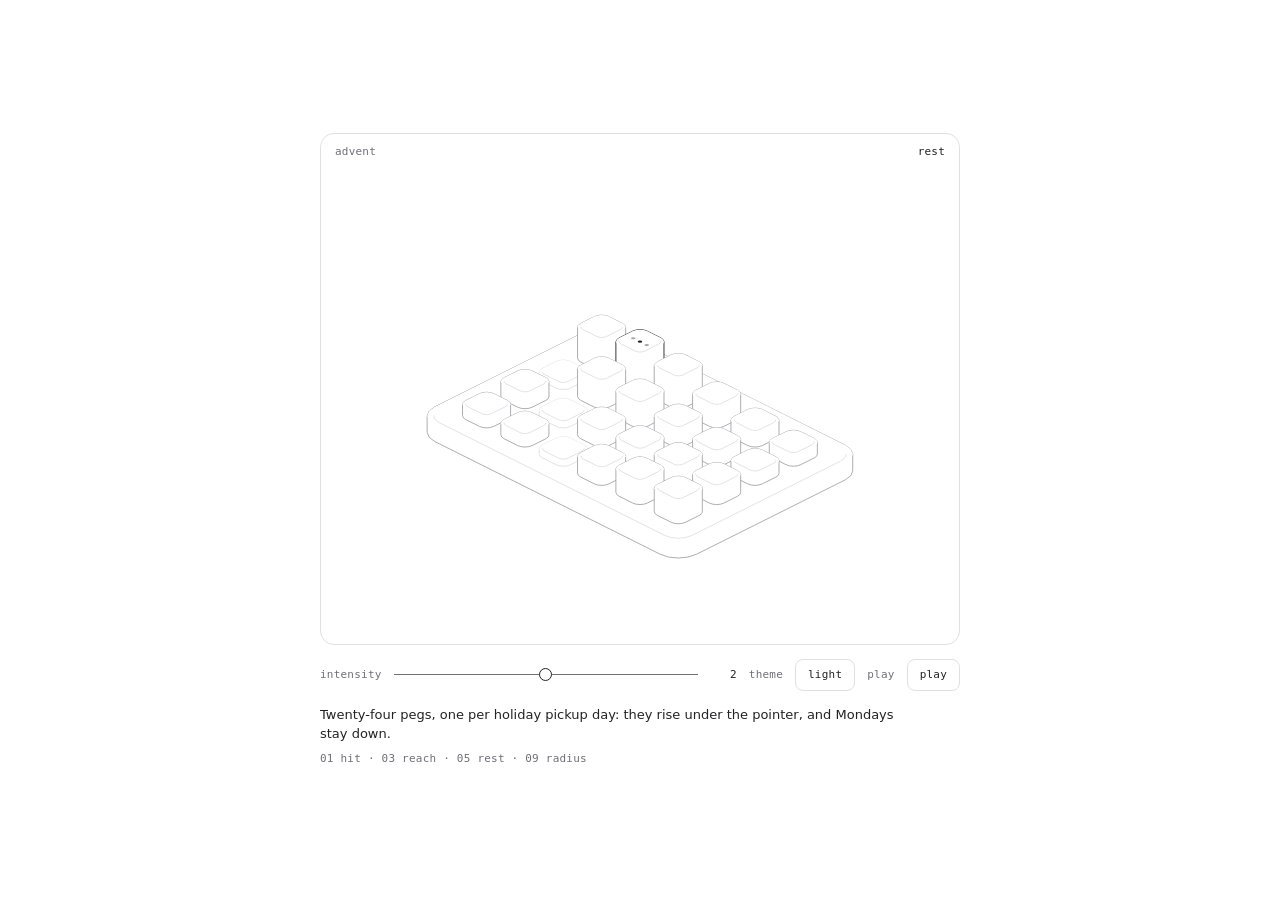
<file: hairline/src/hairline-advent.html>
<!doctype html>
<html lang="en">
<head>
<meta charset="utf-8">
<meta name="viewport" content="width=device-width, initial-scale=1">
<title>Hairline figure</title>
<link rel="icon" href="data:,">
<style>
  :root { color-scheme: light; --ground: #ffffff; --ink: #232327; --muted: #6f6f78; --line: #e0e0e4; }
  @media (prefers-color-scheme: dark) {
    :root:not([data-theme="light"]) { color-scheme: dark; --ground: #08090a; --ink: #d0d6e0; --muted: #8a8c95; --line: #29292d; }
  }
  :root[data-theme="dark"] { color-scheme: dark; --ground: #08090a; --ink: #d0d6e0; --muted: #8a8c95; --line: #29292d; }
  :root[data-theme="light"] { color-scheme: light; }
  * { box-sizing: border-box; }
  body {
    margin: 0; min-height: 100vh; display: grid; place-items: center; padding: 24px 16px;
    background: var(--ground); color: var(--ink);
    font: 13px/1.5 ui-sans-serif, system-ui, -apple-system, "Segoe UI", sans-serif; -webkit-font-smoothing: antialiased;
  }
  main { width: 100%; max-width: 640px; }
  .plate { position: relative; border: 1px solid var(--line); border-radius: 14px; overflow: hidden; }
  .tag, .label, output, button { font: 11px/1 ui-monospace, SFMono-Regular, Menlo, Consolas, monospace; letter-spacing: 0.02em; }
  .tag { position: absolute; top: 12px; z-index: 1; color: var(--muted); pointer-events: none; }
  #name { left: 14px; }
  #read { right: 14px; color: var(--ink); font-variant-numeric: tabular-nums; }
  .controls { display: flex; flex-wrap: wrap; align-items: center; gap: 4px 12px; margin-top: 14px; }
  .label { color: var(--muted); }
  input[type="range"] {
    flex: 1 1 96px; min-width: 0; height: 32px; margin: 0; background: transparent; cursor: pointer;
    -webkit-appearance: none; appearance: none;
  }
  input[type="range"]::-webkit-slider-runnable-track { height: 1px; background: var(--muted); }
  input[type="range"]::-webkit-slider-thumb {
    -webkit-appearance: none; width: 13px; height: 13px; margin-top: -6px; border-radius: 50%;
    border: 1px solid var(--ink); background: var(--ground);
  }
  input[type="range"]::-moz-range-track { height: 1px; background: var(--muted); }
  input[type="range"]::-moz-range-thumb { width: 11px; height: 11px; border-radius: 50%; border: 1px solid var(--ink); background: var(--ground); }
  input[type="range"]:focus-visible, button:focus-visible { outline: 1.5px solid var(--ink); outline-offset: 2px; }
  output { min-width: 4ch; text-align: right; font-variant-numeric: tabular-nums; }
  button {
    height: 32px; padding: 0 12px; border: 1px solid var(--line); border-radius: 8px;
    background: transparent; color: var(--ink); cursor: pointer;
  }
  #play[aria-pressed="true"] { background: var(--ink); color: var(--ground); border-color: var(--ink); }
  #means { margin: 14px 0 0; text-wrap: pretty; }
  #rules { margin: 6px 0 0; line-height: 1.6; }
  #error { margin: 12px 0 0; padding-left: 10px; border-left: 1px solid var(--ink); }
</style>
</head>
<body>
<main>
  <div class="plate">
    <span class="tag" id="name"></span>
    <span class="tag" id="read"></span>
    <div id="stage"></div>
  </div>
  <div class="controls">
    <label class="label" for="intensity">intensity</label>
    <input id="intensity" type="range" min="0" max="1" step="0.01" value="0.5">
    <output id="value" for="intensity"></output>
    <span class="label">theme</span>
    <button id="theme" type="button" aria-label="Switch between the light and the dark theme"></button>
    <span class="label">play</span>
    <button id="play" type="button" aria-pressed="false">play</button>
  </div>
  <p id="means"></p>
  <p id="rules" class="label"></p>
  <p id="error" role="alert" hidden></p>
</main>
<script id="hl-kernel">
/* hairline kernel sha256:346b48bdef2cdfafd5343eba01494255cf75f9c078e6fcd1aafc62bab62980a1 */
/*
 * HL: everything a figure may call. Read this index; the code under it is the
 * package's src/core, unchanged, and a figure should not need to read it.
 *
 * Every figure is drawn in a 400 × 320 viewBox. World space is x/y on the
 * ground and z up. Plates are filled with the ground colour and painted back
 * to front, so a nearer one covers a farther one: append in that order. At
 * the default camera, Cam(45, 0.5, S), +x runs down to the right and +y down
 * to the left, so the corner with the largest x and y is nearest the viewer:
 * append by ascending x + y, from the far corner (smallest x and y) to it.
 *
 * Camera
 *   Cam(azDeg, k, S)                       a camera: azimuth in degrees, k = sin(elevation) (0.5 is the 2:1 view), S = scale
 *   fit(C, points, cx, cy)                 centres the box of [x, y, z] points on (cx, cy); call it once, before proj
 *                                          it only centres, it never scales: choose S by trying values, with the most extreme pose in points.
 *                                          The six figures use S 1.42 to 2.12; the boxes they fit come out 230 to 310 wide and 180 to 245 tall
 *   proj(C)                                returns P(x, y, z), which gives [sx, sy]
 *   unproj(C, sx, sy, z)                   the world [x, y] under a screen point, on the plane at height z
 *   facing(C)                              returns front(sample): whether a ring sample faces the camera
 * Rounded solids
 *   rrect(u0, v0, u1, v1, r, n)            a rounded rectangle, as a ring of samples {u, v, nu, nv}
 *   circ(R, n)                             a circle, as a ring
 *   rings(x0, y0, x1, y1, r, b)            [ring, inner]: a rounded footprint and its crease ring, inset by b
 *                                          r, the corner radius, is cut to half the shorter side. b, the crease's inset in world units
 *                                          (0.6 to 2.2 in the figures), must stay under half the shorter side or the crease turns inside out
 *   prism(P, front, ring, inner, z0, z1)   {sil, crease}: a solid standing from z0 to z1, as two path strings
 *   ringAt(P, ring, z)                     the ring's points, projected at height z
 *   run(ring, keep)                        the one cyclic run of samples that pass keep
 *   hull(points)                           the convex hull of screen points
 *   extremes(P, ring)                      [left, right, nearest] samples: where dashed drops fall from
 *   fillet(points, radii, n)               rounds every vertex of a closed polygon; returns the new points
 *                                          radii is an array, one radius per vertex, each cut to half its shorter edge; a single number gives NaN.
 *                                          n is the steps round each corner, default 4: each vertex becomes n + 1 points
 *   ghost(P, front, ring, z0, depth)       a reflection's path {d, y0, y1}; reflect() draws it for you
 * Paths and numbers
 *   poly(points)                           a closed path string
 *   open(points)                           an open polyline string
 *   seg(a, b)                              one segment between two screen points [sx, sy], as its own subpath; project world points with P first
 *   clamp(v, a, b)
 *   lerp(a, b, t)
 *   rad(deg)
 *   r2(n)                                  two decimals
 * The continuous clock: one spring per moving number
 *   spring(x, opts)                        at rest on x; write .t to retarget; opts {k, c, m, eps}, default k 100, c 18, m 1
 *   stepS(sp, dt)                          advances by dt seconds; returns whether it is still moving
 * The discrete clock: a 700ms tween on (.32, .72, 0, 1)
 *   tween(v, dur)                          at rest on v; dur defaults to 700 (ms)
 *   tset(tw, to, now, delay)               retargets from where it is, after delay ms: the stagger
 *                                          the same target again does nothing, so calling it on every pointer move is safe
 *   tval(tw, now)                          its value at now
 *   tdone(tw, now)                         whether it has landed
 *   bezier(x1, y1, x2, y2)                 a CSS cubic-bezier, as a function of progress
 *   EASE_LIFT                              the lift curve itself
 *   reducedMotion()                        true when the reader asked for less motion; springs and tweens already land at once
 *   setReducedMotion(on)                   the loop's business, not a figure's
 * Drawing
 *   mk(tag, attrs, parent)                 one svg element: the only way a figure makes a node
 *   solid(parent)                          {g, sil, cr}: a group holding a silhouette path and a crease path
 *   put(solid, paths)                      writes prism()'s {sil, crease} into solid()'s {sil, cr}: sil into sil, crease into cr
 *   flatDot(parent, C, r, cls)             a dot lying on the ground plane; cls is "dot", "dot m" or "dot off"
 *   place(el, point)                       moves a dot or a circle to [sx, sy]
 *   reflect(svg, parent, P, front, ring, z0, depth)   a fading mirror under a solid
 *   fade(svg, y0, y1, a0)                  a vertical fade, as a mask; returns the value for a mask attribute
 * Life
 *   register(stage, tick)                  joins the one frame loop; tick(dt in seconds, now in ms) returns true to ask for another frame; gives {wake, unregister}
 *   pointer(stage, handlers)               {move(point), down(point), leave()}, points in viewBox units; returns its disposer
 *   disposer()                             {add, on, dispose}: collects tear-down, so destroy is bag.dispose
 * The bench's business, not a figure's
 *   css(lightDark)
 *   inject(root)
 *   tour(stage, stops, onStop)             an unseen pointer that walks the stops, [x, y] in viewBox units or null to leave, and gives way to a real one; onStop(i) on each arrival; returns {stop}
 *   LAP                                    the default stops: a diamond around the centre, then a leave
 *
 * Classes, on path, polygon, ellipse and line. They are the whole palette; a
 * figure sets no colour, width or fill of its own.
 *     (none)   filled with the ground colour, medium stroke
 *     sil      the silhouette's stroke        hi    the bright stroke: the only highlight
 *     lo       the dim stroke                 nf    no fill        fo   fill only, no stroke
 *     dash     a dashed guide
 *     dot      a bright dot                   dot m   a medium dot     dot off   a dim dot
 */
var HL = (() => {
  var __defProp = Object.defineProperty;
  var __getOwnPropDesc = Object.getOwnPropertyDescriptor;
  var __getOwnPropNames = Object.getOwnPropertyNames;
  var __hasOwnProp = Object.prototype.hasOwnProperty;
  var __export = (target, all) => {
    for (var name in all)
      __defProp(target, name, { get: all[name], enumerable: true });
  };
  var __copyProps = (to, from, except, desc) => {
    if (from && typeof from === "object" || typeof from === "function") {
      for (let key of __getOwnPropNames(from))
        if (!__hasOwnProp.call(to, key) && key !== except)
          __defProp(to, key, { get: () => from[key], enumerable: !(desc = __getOwnPropDesc(from, key)) || desc.enumerable });
    }
    return to;
  };
  var __toCommonJS = (mod) => __copyProps(__defProp({}, "__esModule", { value: true }), mod);

  // packages/hairline/src/core/kernel.ts
  var kernel_exports = {};
  __export(kernel_exports, {
    Cam: () => Cam,
    EASE_LIFT: () => EASE_LIFT,
    LAP: () => LAP,
    bezier: () => bezier,
    circ: () => circ,
    clamp: () => clamp,
    css: () => css,
    disposer: () => disposer,
    extremes: () => extremes,
    facing: () => facing,
    fade: () => fade,
    fillet: () => fillet,
    fit: () => fit,
    flatDot: () => flatDot,
    ghost: () => ghost,
    hull: () => hull,
    inject: () => inject,
    lerp: () => lerp,
    mk: () => mk,
    open: () => open,
    place: () => place,
    pointer: () => pointer,
    poly: () => poly,
    prism: () => prism,
    proj: () => proj,
    put: () => put,
    r2: () => r2,
    rad: () => rad,
    reducedMotion: () => reducedMotion,
    reflect: () => reflect,
    register: () => register,
    ringAt: () => ringAt,
    rings: () => rings,
    rrect: () => rrect,
    run: () => run,
    seg: () => seg,
    setReducedMotion: () => setReducedMotion,
    solid: () => solid,
    spring: () => spring,
    stepS: () => stepS,
    tdone: () => tdone,
    tour: () => tour,
    tset: () => tset,
    tval: () => tval,
    tween: () => tween,
    unproj: () => unproj
  });

  // packages/hairline/src/core/iso.ts
  var clamp = (v, a, b) => Math.max(a, Math.min(b, v));
  var lerp = (a, b, t) => a + (b - a) * t;
  var rad = (d) => d * Math.PI / 180;
  var r2 = (n) => Math.round(n * 100) / 100;
  var poly = (pts) => "M" + pts.map((p) => r2(p[0]) + " " + r2(p[1])).join("L") + "Z";
  var seg = (a, b) => `M${r2(a[0])} ${r2(a[1])}L${r2(b[0])} ${r2(b[1])}`;
  var open = (pts) => pts.length < 2 ? "" : "M" + pts.map((p) => r2(p[0]) + " " + r2(p[1])).join("L");
  var Cam = (azDeg, k, S) => ({ az: rad(azDeg), k, S, ox: 0, oy: 0 });
  function proj(C) {
    const c = Math.cos(C.az), s = Math.sin(C.az), zf = Math.sqrt(1 - C.k * C.k);
    return (x, y, z) => {
      const X = x * c - y * s, Y = x * s + y * c;
      return [C.ox + C.S * X, C.oy + C.S * (Y * C.k - z * zf)];
    };
  }
  function unproj(C, sx, sy, z) {
    const c = Math.cos(C.az), s = Math.sin(C.az), zf = Math.sqrt(1 - C.k * C.k);
    const X = (sx - C.ox) / C.S, Y = ((sy - C.oy) / C.S + z * zf) / C.k;
    return [X * c + Y * s, -X * s + Y * c];
  }
  function fit(C, pts, cx, cy) {
    C.ox = 0;
    C.oy = 0;
    const P = proj(C);
    let a = 1e9, b = -1e9, c = 1e9, d = -1e9;
    for (const p of pts) {
      const q = P(p[0], p[1], p[2]);
      a = Math.min(a, q[0]);
      b = Math.max(b, q[0]);
      c = Math.min(c, q[1]);
      d = Math.max(d, q[1]);
    }
    C.ox = cx - (a + b) / 2;
    C.oy = cy - (c + d) / 2;
  }
  function rrect(u0, v0, u1, v1, r, n = 4) {
    r = Math.max(0, Math.min(r, (u1 - u0) / 2, (v1 - v0) / 2));
    const out = [];
    for (const [cu, cv, a0] of [[u1 - r, v1 - r, 0], [u0 + r, v1 - r, 90], [u0 + r, v0 + r, 180], [u1 - r, v0 + r, 270]])
      for (let k = 0; k <= n; k++) {
        const a = rad(a0 + 90 * k / n), ca = Math.cos(a), sa = Math.sin(a);
        out.push({ u: cu + r * ca, v: cv + r * sa, nu: ca, nv: sa });
      }
    return out;
  }
  function circ(R, n = 96) {
    const out = [];
    for (let k = 0; k < n; k++) {
      const a = k / n * Math.PI * 2, ca = Math.cos(a), sa = Math.sin(a);
      out.push({ u: R * ca, v: R * sa, nu: ca, nv: sa });
    }
    return out;
  }
  function hull(input) {
    const pts = input.slice().sort((a, b) => a[0] - b[0] || a[1] - b[1]);
    const x = (o, a, b) => (a[0] - o[0]) * (b[1] - o[1]) - (a[1] - o[1]) * (b[0] - o[0]);
    const lo = [], up = [];
    for (const p of pts) {
      while (lo.length > 1 && x(lo[lo.length - 2], lo[lo.length - 1], p) <= 0) lo.pop();
      lo.push(p);
    }
    for (let i = pts.length - 1; i >= 0; i--) {
      const p = pts[i];
      while (up.length > 1 && x(up[up.length - 2], up[up.length - 1], p) <= 0) up.pop();
      up.push(p);
    }
    lo.pop();
    up.pop();
    return lo.concat(up);
  }
  var ringAt = (P, ring, z) => ring.map((q) => P(q.u, q.v, z));
  var facing = (C) => {
    const s = Math.sin(C.az), c = Math.cos(C.az);
    return (q) => q.nu * s + q.nv * c >= -1e-6;
  };
  function run(ring, keep) {
    const n = ring.length;
    let s = -1;
    for (let i = 0; i < n; i++) if (keep(ring[i]) && !keep(ring[(i + n - 1) % n])) {
      s = i;
      break;
    }
    if (s < 0) return keep(ring[0]) ? ring.slice() : [];
    const out = [];
    for (let k = 0; k < n && keep(ring[(s + k) % n]); k++) out.push(ring[(s + k) % n]);
    return out;
  }
  function prism(P, front, ring, inner, z0, z1) {
    return {
      sil: poly(hull(ringAt(P, ring, z1).concat(ringAt(P, ring, z0)))),
      crease: inner ? open(ringAt(P, run(inner, front), z1)) : ""
    };
  }
  var rings = (x0, y0, x1, y1, r, b) => [
    rrect(x0, y0, x1, y1, r),
    rrect(x0 + b, y0 + b, x1 - b, y1 - b, Math.max(0.3, r - b))
  ];
  function extremes(P, ring) {
    const pr = ring.map((q) => P(q.u, q.v, 0));
    let a = 0, b = 0, c = 0;
    pr.forEach((p, k) => {
      if (p[0] < pr[a][0]) a = k;
      if (p[0] > pr[b][0]) b = k;
      if (p[1] > pr[c][1]) c = k;
    });
    return [ring[a], ring[b], ring[c]];
  }
  function fillet(pts, rs, n = 4) {
    const m = pts.length, out = [];
    for (let i = 0; i < m; i++) {
      const a = pts[(i + m - 1) % m], p = pts[i], b = pts[(i + 1) % m];
      const la = Math.hypot(a[0] - p[0], a[1] - p[1]), lb = Math.hypot(b[0] - p[0], b[1] - p[1]);
      const t = Math.min(rs[i], la / 2, lb / 2);
      const p1 = [p[0] + (a[0] - p[0]) / la * t, p[1] + (a[1] - p[1]) / la * t];
      const p2 = [p[0] + (b[0] - p[0]) / lb * t, p[1] + (b[1] - p[1]) / lb * t];
      for (let k = 0; k <= n; k++) {
        const s = k / n, w = 1 - s;
        out.push([w * w * p1[0] + 2 * w * s * p[0] + s * s * p2[0], w * w * p1[1] + 2 * w * s * p[1] + s * s * p2[1]]);
      }
    }
    return out;
  }
  function ghost(P, front, ring, z0, depth) {
    const f = run(ring, front), lowP = ringAt(P, f, z0 - depth);
    return {
      d: open(lowP) + [f[0], f[f.length - 1]].map((q) => seg(P(q.u, q.v, z0), P(q.u, q.v, z0 - depth))).join(""),
      y0: Math.min(...ringAt(P, f, z0).map((p) => p[1])),
      y1: Math.max(...lowP.map((p) => p[1])) + 2
    };
  }

  // packages/hairline/src/core/motion.ts
  var reduced = false;
  var setReducedMotion = (on) => {
    reduced = on;
  };
  var reducedMotion = () => reduced;
  function spring(x, o = {}) {
    return { x, v: 0, t: x, k: o.k ?? 100, c: o.c ?? 18, m: o.m ?? 1, eps: o.eps ?? 0.01 };
  }
  function stepS(sp, dt) {
    if (reduced) {
      sp.x = sp.t;
      sp.v = 0;
      return false;
    }
    const n = Math.max(1, Math.ceil(dt * 240)), h = dt / n;
    for (let i = 0; i < n; i++) {
      const a = (-sp.k * (sp.x - sp.t) - sp.c * sp.v) / sp.m;
      sp.v += a * h;
      sp.x += sp.v * h;
    }
    if (Math.abs(sp.x - sp.t) < sp.eps && Math.abs(sp.v) < sp.eps * 10) {
      sp.x = sp.t;
      sp.v = 0;
      return false;
    }
    return true;
  }
  function bezier(x1, y1, x2, y2) {
    const cx = 3 * x1, bx = 3 * (x2 - x1) - cx, ax = 1 - cx - bx;
    const cy = 3 * y1, by = 3 * (y2 - y1) - cy, ay = 1 - cy - by;
    const X = (u) => ((ax * u + bx) * u + cx) * u;
    const Y = (u) => ((ay * u + by) * u + cy) * u;
    const dX = (u) => (3 * ax * u + 2 * bx) * u + cx;
    return (t) => {
      if (t <= 0) return 0;
      if (t >= 1) return 1;
      let u = t;
      for (let i = 0; i < 8; i++) {
        const e = X(u) - t;
        if (Math.abs(e) < 1e-5) break;
        const d = dX(u);
        if (Math.abs(d) < 1e-6) break;
        u -= e / d;
      }
      if (!(u >= 0 && u <= 1) || Math.abs(X(u) - t) > 1e-4) {
        let lo = 0, hi = 1;
        u = t;
        for (let i = 0; i < 24; i++) {
          if (X(u) < t) lo = u;
          else hi = u;
          u = (lo + hi) / 2;
        }
      }
      return Y(u);
    };
  }
  var EASE_LIFT = bezier(0.32, 0.72, 0, 1);
  var tween = (v, dur = 700) => ({ from: v, to: v, t0: -1e9, dur });
  var tval = (tw, now) => {
    const p = clamp((now - tw.t0) / tw.dur, 0, 1);
    return tw.from + (tw.to - tw.from) * (reduced ? 1 : EASE_LIFT(p));
  };
  var tset = (tw, to, now, delay) => {
    if (tw.to === to) return;
    tw.from = tval(tw, now);
    tw.to = to;
    tw.t0 = now + delay;
  };
  var tdone = (tw, now) => reduced || now >= tw.t0 + tw.dur;

  // packages/hairline/src/core/stage.ts
  var NS = "http://www.w3.org/2000/svg";
  function mk(tag, attrs, parent) {
    const e = document.createElementNS(NS, tag);
    if (attrs) for (const k in attrs) e.setAttribute(k, String(attrs[k]));
    if (parent) parent.appendChild(e);
    return e;
  }
  function solid(parent) {
    const g = mk("g", {}, parent);
    return { g, sil: mk("path", { class: "sil" }, g), cr: mk("path", { class: "nf lo" }, g) };
  }
  var put = (el, s) => {
    el.sil.setAttribute("d", s.sil);
    el.cr.setAttribute("d", s.crease);
  };
  var flatDot = (parent, C, r, cls) => mk("ellipse", { rx: r2(r * C.S), ry: r2(r * C.S * C.k), class: cls }, parent);
  var place = (el, q) => {
    el.setAttribute("cx", String(r2(q[0])));
    el.setAttribute("cy", String(r2(q[1])));
  };
  var fid = 0;
  function fade(svg, y0, y1, a0 = 0.7) {
    const id = "hl-fd" + ++fid, defs = mk("defs", {}, svg);
    const lg = mk("linearGradient", { id: id + "g", gradientUnits: "userSpaceOnUse", x1: 0, y1: r2(y0), x2: 0, y2: r2(y1) }, defs);
    mk("stop", { offset: 0, "stop-color": "#fff", "stop-opacity": a0 }, lg);
    mk("stop", { offset: 1, "stop-color": "#fff", "stop-opacity": 0 }, lg);
    const m = mk("mask", { id, maskUnits: "userSpaceOnUse", x: 0, y: 0, width: 400, height: 320 }, defs);
    mk("rect", { x: 0, y: 0, width: 400, height: 320, fill: `url(#${id}g)` }, m);
    return `url(#${id})`;
  }
  function reflect(svg, parent, P, front, ring, z0, depth) {
    const r = ghost(P, front, ring, z0, depth);
    const gh = mk("g", { class: "ghost", mask: fade(svg, r.y0, r.y1) }, parent);
    mk("path", { d: r.d }, gh);
  }
  var boards = [];
  var byStage = /* @__PURE__ */ new Map();
  var raf = 0;
  var last = 0;
  var io = null;
  var rm = null;
  function frame() {
    const now = performance.now();
    const dt = Math.min(0.05, Math.max(0, (now - last) / 1e3));
    last = now;
    let any = false;
    for (const b of boards.slice()) if (b.vis && b.awake) {
      try {
        b.awake = !!b.tick(dt, now);
      } catch (err) {
        b.awake = false;
        setTimeout(() => {
          throw err;
        });
      }
      any = any || b.awake;
    }
    raf = any ? requestAnimationFrame(frame) : 0;
  }
  function wake(b) {
    b.awake = true;
    if (!raf) {
      last = performance.now();
      raf = requestAnimationFrame(frame);
    }
  }
  var onMotion = () => {
    setReducedMotion(!!rm?.matches);
    boards.forEach(wake);
  };
  function start() {
    if (io) return;
    io = new IntersectionObserver((es) => {
      for (const e of es) {
        const set = byStage.get(e.target);
        if (!set) continue;
        for (const b of set) {
          b.vis = e.isIntersecting;
          if (b.vis) wake(b);
        }
      }
    }, { rootMargin: "80px" });
    rm = matchMedia("(prefers-reduced-motion: reduce)");
    setReducedMotion(rm.matches);
    rm.addEventListener("change", onMotion);
  }
  function stop() {
    if (raf) cancelAnimationFrame(raf);
    raf = 0;
    io?.disconnect();
    io = null;
    rm?.removeEventListener("change", onMotion);
    rm = null;
  }
  function register(stage, tick) {
    start();
    const b = { stage, tick, vis: false, awake: true };
    boards.push(b);
    const peers = byStage.get(stage);
    if (peers) {
      for (const p of peers) b.vis = p.vis;
      peers.add(b);
      if (b.vis) wake(b);
    } else {
      byStage.set(stage, /* @__PURE__ */ new Set([b]));
      io.observe(stage);
    }
    tick(0, performance.now());
    let gone = false;
    return {
      wake: () => {
        if (!gone) wake(b);
      },
      unregister: () => {
        if (gone) return;
        gone = true;
        boards = boards.filter((x) => x !== b);
        const set = byStage.get(stage);
        if (set) {
          set.delete(b);
          if (!set.size) {
            byStage.delete(stage);
            io?.unobserve(stage);
          }
        }
        if (!boards.length) stop();
      }
    };
  }
  var handlers = /* @__PURE__ */ new WeakMap();
  var touring = /* @__PURE__ */ new WeakMap();
  function pointer(stage, on) {
    handlers.set(stage, on);
    let tm = 0;
    const pt = (e) => {
      const r = stage.getBoundingClientRect();
      return [(e.clientX - r.left) / r.width * 400, (e.clientY - r.top) / r.height * 320];
    };
    const move = (e) => {
      clearTimeout(tm);
      touring.get(stage)?.hold();
      on.move(pt(e), e);
    };
    const down = (e) => {
      clearTimeout(tm);
      touring.get(stage)?.hold();
      if (e.pointerType !== "mouse") stage.releasePointerCapture?.(e.pointerId);
      if (on.down) on.down(pt(e), e);
      else on.move(pt(e), e);
    };
    const leave = (e) => {
      clearTimeout(tm);
      tm = window.setTimeout(() => {
        on.leave(e);
        touring.get(stage)?.release();
      }, e.pointerType === "mouse" ? 0 : 1400);
    };
    stage.addEventListener("pointermove", move);
    stage.addEventListener("pointerdown", down);
    stage.addEventListener("pointerleave", leave);
    return () => {
      clearTimeout(tm);
      if (handlers.get(stage) === on) handlers.delete(stage);
      stage.removeEventListener("pointermove", move);
      stage.removeEventListener("pointerdown", down);
      stage.removeEventListener("pointerleave", leave);
    };
  }
  var LAP = [[128, 150], [200, 118], [272, 150], [200, 206], null];
  var TRAVEL = 900;
  var DWELL = 1200;
  var REST = 1800;
  var RESUME = 1200;
  var STAGGER = 450;
  var GHOST = { pointerType: "ghost" };
  var started = 0;
  function entry([x, y]) {
    const dx = x - 200, dy = y - 160;
    if (!dx && !dy) return [200, 320];
    const k = Math.min(dx ? (dx > 0 ? 200 : -200) / dx : Infinity, dy ? (dy > 0 ? 160 : -160) / dy : Infinity);
    return [200 + dx * k, 160 + dy * k];
  }
  function tour(stage, stops, onStop) {
    let i = 0;
    let wait = RESUME + STAGGER * (started++ % 4);
    let t = -1;
    let at = null;
    let origin = [200, 320];
    let hand = false, keys = stage.contains(stage.ownerDocument.activeElement);
    let gone = false;
    const leave = () => {
      at = null;
      t = -1;
      handlers.get(stage)?.leave(GHOST);
    };
    const tick = (dt) => {
      if (hand || keys || !stops.length) return false;
      if (reducedMotion()) {
        if (at) leave();
        return false;
      }
      if (wait > 0) {
        wait -= dt * 1e3;
        return true;
      }
      const stop2 = stops[i];
      if (stop2 === null) {
        if (at) leave();
        onStop?.(i);
        i = (i + 1) % stops.length;
        wait = REST;
        return true;
      }
      const h = handlers.get(stage);
      if (!h) return true;
      if (t < 0) {
        origin = at ?? entry(stop2);
        t = 0;
      }
      t = Math.min(TRAVEL, t + dt * 1e3);
      const k = EASE_LIFT(t / TRAVEL);
      at = [origin[0] + (stop2[0] - origin[0]) * k, origin[1] + (stop2[1] - origin[1]) * k];
      h.move(at, GHOST);
      if (t < TRAVEL) return true;
      onStop?.(i);
      i = (i + 1) % stops.length;
      t = -1;
      wait = DWELL;
      return true;
    };
    const take = () => {
      at = null;
      t = -1;
    };
    const give = () => {
      if (hand || keys) return;
      i = 0;
      t = -1;
      wait = RESUME;
      board.wake();
    };
    const me = {
      hold: () => {
        hand = true;
        take();
      },
      release: () => {
        if (!hand) return;
        hand = false;
        give();
      }
    };
    const focusIn = () => {
      keys = true;
      take();
    };
    const focusOut = (e) => {
      if (keys && !stage.contains(e.relatedTarget)) {
        keys = false;
        give();
      }
    };
    stage.addEventListener("focusin", focusIn);
    stage.addEventListener("focusout", focusOut);
    touring.set(stage, me);
    const board = register(stage, tick);
    return {
      stop: () => {
        if (gone) return;
        gone = true;
        board.unregister();
        stage.removeEventListener("focusin", focusIn);
        stage.removeEventListener("focusout", focusOut);
        if (touring.get(stage) === me) touring.delete(stage);
        if (at) leave();
      }
    };
  }
  function disposer() {
    let fns = [];
    return {
      add: (fn) => {
        fns.push(fn);
      },
      on: (target, type, fn, opts) => {
        const h = fn;
        target.addEventListener(type, h, opts);
        fns.push(() => target.removeEventListener(type, h, opts));
      },
      dispose: () => {
        const run2 = fns;
        fns = [];
        for (let i = run2.length - 1; i >= 0; i--) run2[i]();
      }
    };
  }

  // packages/hairline/src/core/styles.ts
  var LIGHT = { plate: "#ffffff", hi: "#232327", edge: "#a4a4ac", mid: "#c3c3c9", lo: "#e0e0e4" };
  var DARK = { plate: "#08090a", hi: "#d0d6e0", edge: "#5b5d64", mid: "#3e3e44", lo: "#29292d" };
  var KEYS = ["plate", "hi", "edge", "mid", "lo"];
  var vars = (p) => KEYS.map((k) => `--hl-${k}:var(--hairline-${k},${p[k]});`).join("");
  var EASE = "cubic-bezier(0.5,0,0.1,1)";
  var SVG = ":where([data-hairline]>svg)";
  function css(lightDark) {
    const both = Object.fromEntries(KEYS.map((k) => [k, `light-dark(${LIGHT[k]},${DARK[k]})`]));
    return [
      // the box, and the palette: light unless something below says otherwise
      `:where([data-hairline]){display:block;position:relative;aspect-ratio:5/4;touch-action:pan-y;user-select:none;-webkit-user-select:none;--hl-sw:var(--hairline-stroke,0.9);${vars(LIGHT)}}`,
      // the page's color-scheme
      lightDark ? `:where([data-hairline]){${vars(both)}}` : "",
      // an ancestor that says dark
      `:where(.dark,[data-theme="dark"]) :where([data-hairline]){${vars(DARK)}}`,
      // the figure's own theme option
      `:where([data-hairline][data-hairline-theme="light"]){${vars(LIGHT)}}`,
      `:where([data-hairline][data-hairline-theme="dark"]){${vars(DARK)}}`,
      `:where([data-hairline]:focus-visible){outline:1.5px solid var(--hl-hi);outline-offset:2px}`,
      `${SVG}{position:absolute;inset:0;width:100%;height:100%;display:block}`,
      // Riffle's live region: read, not seen
      `:where([data-hairline]>[data-hairline-live]){position:absolute;width:1px;height:1px;margin:-1px;padding:0;border:0;overflow:hidden;clip-path:inset(50%);white-space:nowrap}`,
      // the drawing: plates are filled with the plate colour and painted back to front
      `${SVG} :where(path,polygon,ellipse,line){fill:var(--hl-plate);stroke:var(--hl-mid);stroke-width:var(--hl-sw);vector-effect:non-scaling-stroke;stroke-linejoin:round;stroke-linecap:round;transition:stroke 260ms ${EASE}}`,
      `${SVG} :where(.nf){fill:none}`,
      `${SVG} :where(.fo){stroke:none}`,
      `${SVG} :where(.sil){stroke:var(--hl-edge)}`,
      `${SVG} :where(.hi){stroke:var(--hl-hi)}`,
      `${SVG} :where(.lo){stroke:var(--hl-lo)}`,
      `${SVG} :where(.dash){stroke-dasharray:1 3}`,
      `${SVG} :where(.dot){stroke:none;fill:var(--hl-hi);transition:fill 260ms ${EASE}}`,
      `${SVG} :where(.dot.m){fill:var(--hl-edge)}`,
      `${SVG} :where(.dot.off){fill:var(--hl-lo)}`,
      `${SVG} :where(.ghost path){fill:none;stroke:var(--hl-mid)}`
    ].join("");
  }
  var done = /* @__PURE__ */ new WeakSet();
  function inject(root) {
    if (done.has(root)) return;
    done.add(root);
    const doc = root.nodeType === 9 ? root : root.ownerDocument;
    const win = doc.defaultView;
    const text = css(!!win?.CSS?.supports?.("color", "light-dark(#000,#fff)"));
    if (win && "adoptedStyleSheets" in root) {
      try {
        const sheet = new win.CSSStyleSheet();
        sheet.replaceSync(text);
        root.adoptedStyleSheets = [...root.adoptedStyleSheets, sheet];
        return;
      } catch {
      }
    }
    const style = doc.createElement("style");
    style.setAttribute("data-hairline-style", "");
    style.textContent = text;
    (root.nodeType === 9 ? doc.head ?? doc.documentElement : root).appendChild(style);
  }
  return __toCommonJS(kernel_exports);
})();
/* /hairline kernel */
</script>
<script id="hl-bench">
/*
 * The bench: the page a figure is shown on. It makes the host and the svg the
 * way the package's mount does, hands them to the figure, and owns everything
 * around it: the read-out, the slider, the theme, the line under the stage.
 */
(() => {
  const RULES = ["hit", "order", "reach", "accent", "rest", "honesty", "cost", "clock", "radius", "quiet"];
  const $ = (id) => document.getElementById(id);
  const root = document.documentElement, params = new URLSearchParams(location.search);

  /* the theme: the system's until the switch is pressed, then the switch's */
  const dark = () => (root.dataset.theme ? root.dataset.theme === "dark" : matchMedia("(prefers-color-scheme: dark)").matches);
  const label = () => { $("theme").textContent = dark() ? "dark" : "light"; };
  $("theme").addEventListener("click", () => { root.dataset.theme = dark() ? "light" : "dark"; label(); });
  /* ?theme=light or ?theme=dark wins over the system's, as pressing the switch does */
  if (["light", "dark"].includes(params.get("theme"))) root.dataset.theme = params.get("theme");
  label();

  /* ?intensity=0 sets the slider before the figure mounts, for a look at either end */
  const i = (params.get("intensity") || "").trim();
  if (i && Number.isFinite(Number(i))) $("intensity").value = String(Math.min(1, Math.max(0, Number(i))));

  /* ?w=240 narrows the page, for a look at the size of a thumbnail */
  const w = Number(params.get("w"));
  if (w > 0) document.querySelector("main").style.maxWidth = w + "px";

  /* a figure that fails says so under the stage, instead of leaving an empty plate */
  addEventListener("error", (e) => {
    $("error").hidden = false;
    $("error").textContent = String((e.error && e.error.message) || e.message);
  });

  let mounted = false;
  window.hairline = (figure) => {
    if (mounted) throw new Error("hairline: one figure per page.");
    mounted = true;
    const stage = $("stage"), slider = $("intensity");

    /* intensity to the figure's own number: two straight lines that meet at 0.5, as in the package */
    const [lo, mid, hi] = figure.range;
    const at = (i) => Math.round((i <= 0.5 ? lo + (i / 0.5) * (mid - lo) : mid + ((i - 0.5) / 0.5) * (hi - mid)) * 1000) / 1000;

    HL.inject(document);
    stage.setAttribute("data-hairline", figure.name);
    stage.setAttribute("role", "img");
    stage.setAttribute("aria-label", figure.means);
    const svg = HL.mk("svg", { viewBox: "0 0 400 320", "aria-hidden": "true" }, stage);

    let text = null;
    const read = {
      get textContent() { return text; },
      set textContent(value) { text = value == null ? "" : String(value); $("read").textContent = text; },
    };

    document.title = "Hairline · " + figure.name;
    $("name").textContent = figure.name;
    $("means").textContent = figure.means;
    $("rules").textContent = figure.rules.map((n) => String(n).padStart(2, "0") + " " + RULES[n - 1]).join(" · ");
    const show = () => { $("value").textContent = String(at(Number(slider.value))); };
    show();

    const handle = figure.mount({ stage, svg, read }, at(Number(slider.value)));
    if (text === null) read.textContent = "rest";
    slider.addEventListener("input", () => { show(); handle.set(at(Number(slider.value))); });
    window.hairline.figure = handle;

    /* play: an unseen pointer walks the figure's tour (or HL.LAP) until a hand arrives; ?play=1 starts it on load */
    const play = $("play");
    window.hairline.playing = null;
    play.addEventListener("click", () => {
      const was = play.getAttribute("aria-pressed") === "true";
      if (was) { window.hairline.playing.stop(); window.hairline.playing = null; }
      else window.hairline.playing = HL.tour(stage, figure.tour || HL.LAP, (i) => { if (window.hairline.onStop) window.hairline.onStop(i); });
      play.setAttribute("aria-pressed", String(!was));
    });
    if (params.get("play") === "1") play.click();

    /* ?at=200,160 holds the pointer at a viewBox point, for a picture of the answer without a mouse */
    const p = (params.get("at") || "").split(",").map(Number);
    if (p.length === 2 && p.every(Number.isFinite)) {
      const r = stage.getBoundingClientRect();
      stage.dispatchEvent(new PointerEvent("pointermove", {
        pointerType: "mouse", pointerId: 1, bubbles: true,
        clientX: r.left + (p[0] / 400) * r.width, clientY: r.top + (p[1] / 320) * r.height,
      }));
    }
  };
})();
</script>
<script type="module" id="hl-figure">
/**
 * Advent: a wooden tray of 24 pegs, one for each holiday pickup day, Dec 1 to
 * 24, in rows of six. The pegs rise under the pointer and fall off with
 * distance; the three Mondays, when the shop is closed, never rise and keep
 * the dim stroke. At rest the first open day, Dec 2, is bright. The read-out
 * names the day. The slider is the radius, in pegs.
 *
 * The pattern: a field (Terrain). Springs, a falloff by distance, a hit test on
 * the ground plane, and a rest that is a composition.
 */
const {
  Cam, clamp, facing, fit, poly, prism, proj, rings, ringAt, unproj, spring, stepS,
  flatDot, mk, place, pointer, put, register, disposer, solid,
} = HL;

const COLS = 6, ROWS = 4, CELL = 17, FOOT = 12.5, HMAX = 34, PB = 6;
const W = COLS * CELL, D = ROWS * CELL;
const MONDAYS = [7, 14, 21];                                      // Dec 2026: the 1st is a Tuesday
const falloff = (u) => (u <= 0 ? 1 : u <= 0.417 ? 1 - (u / 0.417) * 0.6875 : u <= 1 ? 0.3125 - ((u - 0.417) / 0.583) * 0.2185 : 0.094);

function mount({ stage, svg, read }, value) {
  const bag = disposer();
  const C = Cam(45, 0.5, 2.0);
  fit(C, [[-7, -7, -PB], [W + 7, D + 7, -PB], [W + 7, -7, -PB], [-7, D + 7, -PB], [0, 0, HMAX + 4]], 200, 166);
  const P = proj(C), front = facing(C);
  let R = value * CELL, over = null;
  const g = mk("g", {}, svg), pegs = [];
  const face = (s, kind) => { s.g.classList.add("k-" + kind); const f = mk("path", { class: "fo face" }, s.g); s.sil.after(f); return f; };

  const [tr, ti] = rings(-7, -7, W + 7, D + 7, 8, 2);
  const trayS = solid(g); put(trayS, prism(P, front, tr, ti, -PB, 0)); face(trayS, "wood").setAttribute("d", poly(ringAt(P, tr, 0)));

  for (let s = 0; s <= COLS + ROWS - 2; s++) for (let i = 0; i < COLS; i++) {
    const j = s - i;
    if (j < 0 || j >= ROWS) continue;
    const day = j * COLS + i + 1, closed = MONDAYS.includes(day);
    const h0 = closed ? 2 : 4 + 9 * Math.exp(-(((i - 1) / 2.2) ** 2 + ((j - 0) / 1.6) ** 2)) + 5 * Math.exp(-(((i - 4.5) / 1.6) ** 2 + ((j - 3) / 1.3) ** 2));
    const x0 = i * CELL + (CELL - FOOT) / 2, y0 = j * CELL + (CELL - FOOT) / 2;
    const [ring, inner] = rings(x0, y0, x0 + FOOT, y0 + FOOT, 3.2, 1);
    const el = solid(g), top = face(el, closed ? "peg-off" : ["peg-red", "peg-cream", "peg-green"][day % 3]);
    if (closed) el.sil.classList.add("lo");
    pegs.push({ i, j, day, closed, h0, ring, inner, sp: spring(h0, { eps: 0.04 }), el, top, drawn: NaN });
  }
  const byDay = new Map(pegs.map((p) => [p.day, p]));

  // the mark: three dots on the lid of the chosen day, moved in the paint order to just after its peg
  const mark = mk("g", {}, g), md = [0, 1, 2].map((k) => flatDot(mark, C, 0.7, k === 1 ? "dot" : "dot m"));
  let want = byDay.get(2), mc = null;
  function drawMark() {
    if (want !== mc) { mc = want; mc.el.g.after(mark); }
    const cx = (mc.i + 0.5) * CELL, cy = (mc.j + 0.5) * CELL, h = Math.max(0.6, mc.sp.x);
    md.forEach((el, k) => place(el, P(cx + (k - 1) * 3, cy, h)));
  }
  function drawPeg(p) {
    const h = Math.max(0.6, p.sp.x);
    if (h === p.drawn) return;
    p.drawn = h;
    put(p.el, prism(P, front, p.ring, p.inner, 0, h)); p.top.setAttribute("d", poly(ringAt(P, p.ring, h)));
  }
  function bright(p) { pegs.forEach((q) => q.el.sil.classList.toggle("hi", q === p)); }

  const B = register(stage, (dt) => {
    let m = false;
    for (const p of pegs) { if (stepS(p.sp, dt)) m = true; drawPeg(p); }
    drawMark();
    return m;
  });
  bag.add(B.unregister);

  function retarget() {
    for (const p of pegs) {
      if (!over || p.closed) { p.sp.t = p.h0; continue; }
      const dx = (p.i + 0.5) * CELL - over[0], dy = (p.j + 0.5) * CELL - over[1];
      p.sp.t = Math.max(p.h0 * 0.6, HMAX * falloff(Math.hypot(dx, dy) / R));
    }
    if (over) {
      const p = byDay.get(clamp(Math.floor(over[1] / CELL), 0, ROWS - 1) * COLS + clamp(Math.floor(over[0] / CELL), 0, COLS - 1) + 1);
      want = p; bright(p.closed ? null : p);
      read.textContent = "dec " + p.day + (p.closed ? " closed" : "");
    } else { want = byDay.get(2); bright(want); read.textContent = "rest"; }
    B.wake();
  }

  bright(want);
  bag.add(pointer(stage, {
    move: (p) => { const q = unproj(C, p[0], p[1], 0); over = q[0] > -6 && q[0] < W + 6 && q[1] > -6 && q[1] < D + 6 ? q : null; retarget(); },
    leave: () => { over = null; retarget(); },
  }));
  bag.add(() => svg.replaceChildren());
  return { set: (v) => { R = v * CELL; if (over) retarget(); }, destroy: bag.dispose };
}

hairline({
  name: "advent",
  means: "Twenty-four pegs, one per holiday pickup day: they rise under the pointer, and Mondays stay down.",
  rules: [1, 3, 5, 9],
  range: [1.2, 2, 3.2],
  tour: [[150, 140], [230, 150], [250, 200], null],
  mount,
});
</script>
</body>
</html>
</file>
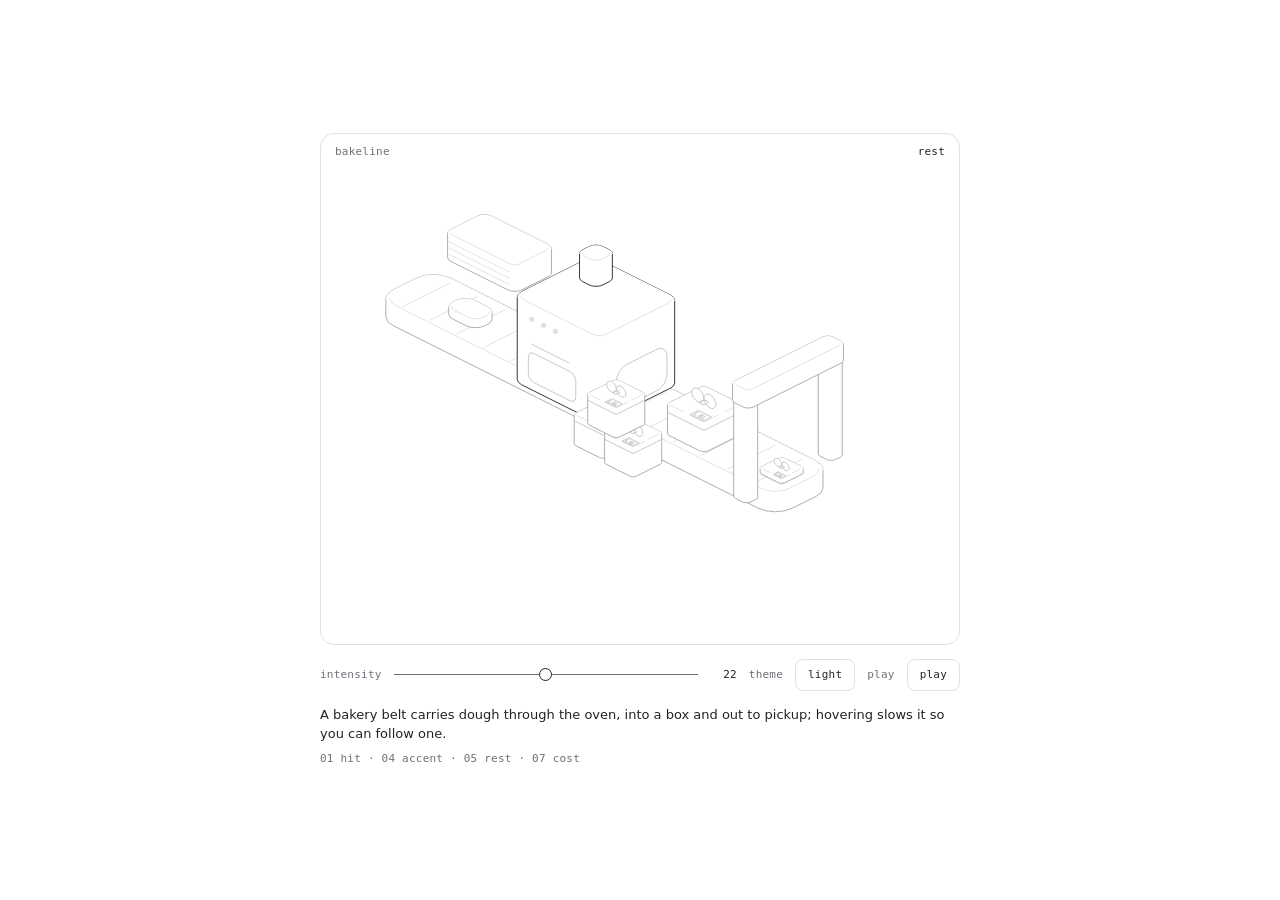
<file: hairline/src/hairline-bakeline.html>
<!doctype html>
<html lang="en">
<head>
<meta charset="utf-8">
<meta name="viewport" content="width=device-width, initial-scale=1">
<title>Hairline figure</title>
<link rel="icon" href="data:,">
<style>
  :root { color-scheme: light; --ground: #ffffff; --ink: #232327; --muted: #6f6f78; --line: #e0e0e4; }
  @media (prefers-color-scheme: dark) {
    :root:not([data-theme="light"]) { color-scheme: dark; --ground: #08090a; --ink: #d0d6e0; --muted: #8a8c95; --line: #29292d; }
  }
  :root[data-theme="dark"] { color-scheme: dark; --ground: #08090a; --ink: #d0d6e0; --muted: #8a8c95; --line: #29292d; }
  :root[data-theme="light"] { color-scheme: light; }
  * { box-sizing: border-box; }
  body {
    margin: 0; min-height: 100vh; display: grid; place-items: center; padding: 24px 16px;
    background: var(--ground); color: var(--ink);
    font: 13px/1.5 ui-sans-serif, system-ui, -apple-system, "Segoe UI", sans-serif; -webkit-font-smoothing: antialiased;
  }
  main { width: 100%; max-width: 640px; }
  .plate { position: relative; border: 1px solid var(--line); border-radius: 14px; overflow: hidden; }
  .tag, .label, output, button { font: 11px/1 ui-monospace, SFMono-Regular, Menlo, Consolas, monospace; letter-spacing: 0.02em; }
  .tag { position: absolute; top: 12px; z-index: 1; color: var(--muted); pointer-events: none; }
  #name { left: 14px; }
  #read { right: 14px; color: var(--ink); font-variant-numeric: tabular-nums; }
  .controls { display: flex; flex-wrap: wrap; align-items: center; gap: 4px 12px; margin-top: 14px; }
  .label { color: var(--muted); }
  input[type="range"] {
    flex: 1 1 96px; min-width: 0; height: 32px; margin: 0; background: transparent; cursor: pointer;
    -webkit-appearance: none; appearance: none;
  }
  input[type="range"]::-webkit-slider-runnable-track { height: 1px; background: var(--muted); }
  input[type="range"]::-webkit-slider-thumb {
    -webkit-appearance: none; width: 13px; height: 13px; margin-top: -6px; border-radius: 50%;
    border: 1px solid var(--ink); background: var(--ground);
  }
  input[type="range"]::-moz-range-track { height: 1px; background: var(--muted); }
  input[type="range"]::-moz-range-thumb { width: 11px; height: 11px; border-radius: 50%; border: 1px solid var(--ink); background: var(--ground); }
  input[type="range"]:focus-visible, button:focus-visible { outline: 1.5px solid var(--ink); outline-offset: 2px; }
  output { min-width: 4ch; text-align: right; font-variant-numeric: tabular-nums; }
  button {
    height: 32px; padding: 0 12px; border: 1px solid var(--line); border-radius: 8px;
    background: transparent; color: var(--ink); cursor: pointer;
  }
  #play[aria-pressed="true"] { background: var(--ink); color: var(--ground); border-color: var(--ink); }
  #means { margin: 14px 0 0; text-wrap: pretty; }
  #rules { margin: 6px 0 0; line-height: 1.6; }
  #error { margin: 12px 0 0; padding-left: 10px; border-left: 1px solid var(--ink); }
</style>
</head>
<body>
<main>
  <div class="plate">
    <span class="tag" id="name"></span>
    <span class="tag" id="read"></span>
    <div id="stage"></div>
  </div>
  <div class="controls">
    <label class="label" for="intensity">intensity</label>
    <input id="intensity" type="range" min="0" max="1" step="0.01" value="0.5">
    <output id="value" for="intensity"></output>
    <span class="label">theme</span>
    <button id="theme" type="button" aria-label="Switch between the light and the dark theme"></button>
    <span class="label">play</span>
    <button id="play" type="button" aria-pressed="false">play</button>
  </div>
  <p id="means"></p>
  <p id="rules" class="label"></p>
  <p id="error" role="alert" hidden></p>
</main>
<script id="hl-kernel">
/* hairline kernel sha256:346b48bdef2cdfafd5343eba01494255cf75f9c078e6fcd1aafc62bab62980a1 */
/*
 * HL: everything a figure may call. Read this index; the code under it is the
 * package's src/core, unchanged, and a figure should not need to read it.
 *
 * Every figure is drawn in a 400 × 320 viewBox. World space is x/y on the
 * ground and z up. Plates are filled with the ground colour and painted back
 * to front, so a nearer one covers a farther one: append in that order. At
 * the default camera, Cam(45, 0.5, S), +x runs down to the right and +y down
 * to the left, so the corner with the largest x and y is nearest the viewer:
 * append by ascending x + y, from the far corner (smallest x and y) to it.
 *
 * Camera
 *   Cam(azDeg, k, S)                       a camera: azimuth in degrees, k = sin(elevation) (0.5 is the 2:1 view), S = scale
 *   fit(C, points, cx, cy)                 centres the box of [x, y, z] points on (cx, cy); call it once, before proj
 *                                          it only centres, it never scales: choose S by trying values, with the most extreme pose in points.
 *                                          The six figures use S 1.42 to 2.12; the boxes they fit come out 230 to 310 wide and 180 to 245 tall
 *   proj(C)                                returns P(x, y, z), which gives [sx, sy]
 *   unproj(C, sx, sy, z)                   the world [x, y] under a screen point, on the plane at height z
 *   facing(C)                              returns front(sample): whether a ring sample faces the camera
 * Rounded solids
 *   rrect(u0, v0, u1, v1, r, n)            a rounded rectangle, as a ring of samples {u, v, nu, nv}
 *   circ(R, n)                             a circle, as a ring
 *   rings(x0, y0, x1, y1, r, b)            [ring, inner]: a rounded footprint and its crease ring, inset by b
 *                                          r, the corner radius, is cut to half the shorter side. b, the crease's inset in world units
 *                                          (0.6 to 2.2 in the figures), must stay under half the shorter side or the crease turns inside out
 *   prism(P, front, ring, inner, z0, z1)   {sil, crease}: a solid standing from z0 to z1, as two path strings
 *   ringAt(P, ring, z)                     the ring's points, projected at height z
 *   run(ring, keep)                        the one cyclic run of samples that pass keep
 *   hull(points)                           the convex hull of screen points
 *   extremes(P, ring)                      [left, right, nearest] samples: where dashed drops fall from
 *   fillet(points, radii, n)               rounds every vertex of a closed polygon; returns the new points
 *                                          radii is an array, one radius per vertex, each cut to half its shorter edge; a single number gives NaN.
 *                                          n is the steps round each corner, default 4: each vertex becomes n + 1 points
 *   ghost(P, front, ring, z0, depth)       a reflection's path {d, y0, y1}; reflect() draws it for you
 * Paths and numbers
 *   poly(points)                           a closed path string
 *   open(points)                           an open polyline string
 *   seg(a, b)                              one segment between two screen points [sx, sy], as its own subpath; project world points with P first
 *   clamp(v, a, b)
 *   lerp(a, b, t)
 *   rad(deg)
 *   r2(n)                                  two decimals
 * The continuous clock: one spring per moving number
 *   spring(x, opts)                        at rest on x; write .t to retarget; opts {k, c, m, eps}, default k 100, c 18, m 1
 *   stepS(sp, dt)                          advances by dt seconds; returns whether it is still moving
 * The discrete clock: a 700ms tween on (.32, .72, 0, 1)
 *   tween(v, dur)                          at rest on v; dur defaults to 700 (ms)
 *   tset(tw, to, now, delay)               retargets from where it is, after delay ms: the stagger
 *                                          the same target again does nothing, so calling it on every pointer move is safe
 *   tval(tw, now)                          its value at now
 *   tdone(tw, now)                         whether it has landed
 *   bezier(x1, y1, x2, y2)                 a CSS cubic-bezier, as a function of progress
 *   EASE_LIFT                              the lift curve itself
 *   reducedMotion()                        true when the reader asked for less motion; springs and tweens already land at once
 *   setReducedMotion(on)                   the loop's business, not a figure's
 * Drawing
 *   mk(tag, attrs, parent)                 one svg element: the only way a figure makes a node
 *   solid(parent)                          {g, sil, cr}: a group holding a silhouette path and a crease path
 *   put(solid, paths)                      writes prism()'s {sil, crease} into solid()'s {sil, cr}: sil into sil, crease into cr
 *   flatDot(parent, C, r, cls)             a dot lying on the ground plane; cls is "dot", "dot m" or "dot off"
 *   place(el, point)                       moves a dot or a circle to [sx, sy]
 *   reflect(svg, parent, P, front, ring, z0, depth)   a fading mirror under a solid
 *   fade(svg, y0, y1, a0)                  a vertical fade, as a mask; returns the value for a mask attribute
 * Life
 *   register(stage, tick)                  joins the one frame loop; tick(dt in seconds, now in ms) returns true to ask for another frame; gives {wake, unregister}
 *   pointer(stage, handlers)               {move(point), down(point), leave()}, points in viewBox units; returns its disposer
 *   disposer()                             {add, on, dispose}: collects tear-down, so destroy is bag.dispose
 * The bench's business, not a figure's
 *   css(lightDark)
 *   inject(root)
 *   tour(stage, stops, onStop)             an unseen pointer that walks the stops, [x, y] in viewBox units or null to leave, and gives way to a real one; onStop(i) on each arrival; returns {stop}
 *   LAP                                    the default stops: a diamond around the centre, then a leave
 *
 * Classes, on path, polygon, ellipse and line. They are the whole palette; a
 * figure sets no colour, width or fill of its own.
 *     (none)   filled with the ground colour, medium stroke
 *     sil      the silhouette's stroke        hi    the bright stroke: the only highlight
 *     lo       the dim stroke                 nf    no fill        fo   fill only, no stroke
 *     dash     a dashed guide
 *     dot      a bright dot                   dot m   a medium dot     dot off   a dim dot
 */
var HL = (() => {
  var __defProp = Object.defineProperty;
  var __getOwnPropDesc = Object.getOwnPropertyDescriptor;
  var __getOwnPropNames = Object.getOwnPropertyNames;
  var __hasOwnProp = Object.prototype.hasOwnProperty;
  var __export = (target, all) => {
    for (var name in all)
      __defProp(target, name, { get: all[name], enumerable: true });
  };
  var __copyProps = (to, from, except, desc) => {
    if (from && typeof from === "object" || typeof from === "function") {
      for (let key of __getOwnPropNames(from))
        if (!__hasOwnProp.call(to, key) && key !== except)
          __defProp(to, key, { get: () => from[key], enumerable: !(desc = __getOwnPropDesc(from, key)) || desc.enumerable });
    }
    return to;
  };
  var __toCommonJS = (mod) => __copyProps(__defProp({}, "__esModule", { value: true }), mod);

  // packages/hairline/src/core/kernel.ts
  var kernel_exports = {};
  __export(kernel_exports, {
    Cam: () => Cam,
    EASE_LIFT: () => EASE_LIFT,
    LAP: () => LAP,
    bezier: () => bezier,
    circ: () => circ,
    clamp: () => clamp,
    css: () => css,
    disposer: () => disposer,
    extremes: () => extremes,
    facing: () => facing,
    fade: () => fade,
    fillet: () => fillet,
    fit: () => fit,
    flatDot: () => flatDot,
    ghost: () => ghost,
    hull: () => hull,
    inject: () => inject,
    lerp: () => lerp,
    mk: () => mk,
    open: () => open,
    place: () => place,
    pointer: () => pointer,
    poly: () => poly,
    prism: () => prism,
    proj: () => proj,
    put: () => put,
    r2: () => r2,
    rad: () => rad,
    reducedMotion: () => reducedMotion,
    reflect: () => reflect,
    register: () => register,
    ringAt: () => ringAt,
    rings: () => rings,
    rrect: () => rrect,
    run: () => run,
    seg: () => seg,
    setReducedMotion: () => setReducedMotion,
    solid: () => solid,
    spring: () => spring,
    stepS: () => stepS,
    tdone: () => tdone,
    tour: () => tour,
    tset: () => tset,
    tval: () => tval,
    tween: () => tween,
    unproj: () => unproj
  });

  // packages/hairline/src/core/iso.ts
  var clamp = (v, a, b) => Math.max(a, Math.min(b, v));
  var lerp = (a, b, t) => a + (b - a) * t;
  var rad = (d) => d * Math.PI / 180;
  var r2 = (n) => Math.round(n * 100) / 100;
  var poly = (pts) => "M" + pts.map((p) => r2(p[0]) + " " + r2(p[1])).join("L") + "Z";
  var seg = (a, b) => `M${r2(a[0])} ${r2(a[1])}L${r2(b[0])} ${r2(b[1])}`;
  var open = (pts) => pts.length < 2 ? "" : "M" + pts.map((p) => r2(p[0]) + " " + r2(p[1])).join("L");
  var Cam = (azDeg, k, S) => ({ az: rad(azDeg), k, S, ox: 0, oy: 0 });
  function proj(C) {
    const c = Math.cos(C.az), s = Math.sin(C.az), zf = Math.sqrt(1 - C.k * C.k);
    return (x, y, z) => {
      const X = x * c - y * s, Y = x * s + y * c;
      return [C.ox + C.S * X, C.oy + C.S * (Y * C.k - z * zf)];
    };
  }
  function unproj(C, sx, sy, z) {
    const c = Math.cos(C.az), s = Math.sin(C.az), zf = Math.sqrt(1 - C.k * C.k);
    const X = (sx - C.ox) / C.S, Y = ((sy - C.oy) / C.S + z * zf) / C.k;
    return [X * c + Y * s, -X * s + Y * c];
  }
  function fit(C, pts, cx, cy) {
    C.ox = 0;
    C.oy = 0;
    const P = proj(C);
    let a = 1e9, b = -1e9, c = 1e9, d = -1e9;
    for (const p of pts) {
      const q = P(p[0], p[1], p[2]);
      a = Math.min(a, q[0]);
      b = Math.max(b, q[0]);
      c = Math.min(c, q[1]);
      d = Math.max(d, q[1]);
    }
    C.ox = cx - (a + b) / 2;
    C.oy = cy - (c + d) / 2;
  }
  function rrect(u0, v0, u1, v1, r, n = 4) {
    r = Math.max(0, Math.min(r, (u1 - u0) / 2, (v1 - v0) / 2));
    const out = [];
    for (const [cu, cv, a0] of [[u1 - r, v1 - r, 0], [u0 + r, v1 - r, 90], [u0 + r, v0 + r, 180], [u1 - r, v0 + r, 270]])
      for (let k = 0; k <= n; k++) {
        const a = rad(a0 + 90 * k / n), ca = Math.cos(a), sa = Math.sin(a);
        out.push({ u: cu + r * ca, v: cv + r * sa, nu: ca, nv: sa });
      }
    return out;
  }
  function circ(R, n = 96) {
    const out = [];
    for (let k = 0; k < n; k++) {
      const a = k / n * Math.PI * 2, ca = Math.cos(a), sa = Math.sin(a);
      out.push({ u: R * ca, v: R * sa, nu: ca, nv: sa });
    }
    return out;
  }
  function hull(input) {
    const pts = input.slice().sort((a, b) => a[0] - b[0] || a[1] - b[1]);
    const x = (o, a, b) => (a[0] - o[0]) * (b[1] - o[1]) - (a[1] - o[1]) * (b[0] - o[0]);
    const lo = [], up = [];
    for (const p of pts) {
      while (lo.length > 1 && x(lo[lo.length - 2], lo[lo.length - 1], p) <= 0) lo.pop();
      lo.push(p);
    }
    for (let i = pts.length - 1; i >= 0; i--) {
      const p = pts[i];
      while (up.length > 1 && x(up[up.length - 2], up[up.length - 1], p) <= 0) up.pop();
      up.push(p);
    }
    lo.pop();
    up.pop();
    return lo.concat(up);
  }
  var ringAt = (P, ring, z) => ring.map((q) => P(q.u, q.v, z));
  var facing = (C) => {
    const s = Math.sin(C.az), c = Math.cos(C.az);
    return (q) => q.nu * s + q.nv * c >= -1e-6;
  };
  function run(ring, keep) {
    const n = ring.length;
    let s = -1;
    for (let i = 0; i < n; i++) if (keep(ring[i]) && !keep(ring[(i + n - 1) % n])) {
      s = i;
      break;
    }
    if (s < 0) return keep(ring[0]) ? ring.slice() : [];
    const out = [];
    for (let k = 0; k < n && keep(ring[(s + k) % n]); k++) out.push(ring[(s + k) % n]);
    return out;
  }
  function prism(P, front, ring, inner, z0, z1) {
    return {
      sil: poly(hull(ringAt(P, ring, z1).concat(ringAt(P, ring, z0)))),
      crease: inner ? open(ringAt(P, run(inner, front), z1)) : ""
    };
  }
  var rings = (x0, y0, x1, y1, r, b) => [
    rrect(x0, y0, x1, y1, r),
    rrect(x0 + b, y0 + b, x1 - b, y1 - b, Math.max(0.3, r - b))
  ];
  function extremes(P, ring) {
    const pr = ring.map((q) => P(q.u, q.v, 0));
    let a = 0, b = 0, c = 0;
    pr.forEach((p, k) => {
      if (p[0] < pr[a][0]) a = k;
      if (p[0] > pr[b][0]) b = k;
      if (p[1] > pr[c][1]) c = k;
    });
    return [ring[a], ring[b], ring[c]];
  }
  function fillet(pts, rs, n = 4) {
    const m = pts.length, out = [];
    for (let i = 0; i < m; i++) {
      const a = pts[(i + m - 1) % m], p = pts[i], b = pts[(i + 1) % m];
      const la = Math.hypot(a[0] - p[0], a[1] - p[1]), lb = Math.hypot(b[0] - p[0], b[1] - p[1]);
      const t = Math.min(rs[i], la / 2, lb / 2);
      const p1 = [p[0] + (a[0] - p[0]) / la * t, p[1] + (a[1] - p[1]) / la * t];
      const p2 = [p[0] + (b[0] - p[0]) / lb * t, p[1] + (b[1] - p[1]) / lb * t];
      for (let k = 0; k <= n; k++) {
        const s = k / n, w = 1 - s;
        out.push([w * w * p1[0] + 2 * w * s * p[0] + s * s * p2[0], w * w * p1[1] + 2 * w * s * p[1] + s * s * p2[1]]);
      }
    }
    return out;
  }
  function ghost(P, front, ring, z0, depth) {
    const f = run(ring, front), lowP = ringAt(P, f, z0 - depth);
    return {
      d: open(lowP) + [f[0], f[f.length - 1]].map((q) => seg(P(q.u, q.v, z0), P(q.u, q.v, z0 - depth))).join(""),
      y0: Math.min(...ringAt(P, f, z0).map((p) => p[1])),
      y1: Math.max(...lowP.map((p) => p[1])) + 2
    };
  }

  // packages/hairline/src/core/motion.ts
  var reduced = false;
  var setReducedMotion = (on) => {
    reduced = on;
  };
  var reducedMotion = () => reduced;
  function spring(x, o = {}) {
    return { x, v: 0, t: x, k: o.k ?? 100, c: o.c ?? 18, m: o.m ?? 1, eps: o.eps ?? 0.01 };
  }
  function stepS(sp, dt) {
    if (reduced) {
      sp.x = sp.t;
      sp.v = 0;
      return false;
    }
    const n = Math.max(1, Math.ceil(dt * 240)), h = dt / n;
    for (let i = 0; i < n; i++) {
      const a = (-sp.k * (sp.x - sp.t) - sp.c * sp.v) / sp.m;
      sp.v += a * h;
      sp.x += sp.v * h;
    }
    if (Math.abs(sp.x - sp.t) < sp.eps && Math.abs(sp.v) < sp.eps * 10) {
      sp.x = sp.t;
      sp.v = 0;
      return false;
    }
    return true;
  }
  function bezier(x1, y1, x2, y2) {
    const cx = 3 * x1, bx = 3 * (x2 - x1) - cx, ax = 1 - cx - bx;
    const cy = 3 * y1, by = 3 * (y2 - y1) - cy, ay = 1 - cy - by;
    const X = (u) => ((ax * u + bx) * u + cx) * u;
    const Y = (u) => ((ay * u + by) * u + cy) * u;
    const dX = (u) => (3 * ax * u + 2 * bx) * u + cx;
    return (t) => {
      if (t <= 0) return 0;
      if (t >= 1) return 1;
      let u = t;
      for (let i = 0; i < 8; i++) {
        const e = X(u) - t;
        if (Math.abs(e) < 1e-5) break;
        const d = dX(u);
        if (Math.abs(d) < 1e-6) break;
        u -= e / d;
      }
      if (!(u >= 0 && u <= 1) || Math.abs(X(u) - t) > 1e-4) {
        let lo = 0, hi = 1;
        u = t;
        for (let i = 0; i < 24; i++) {
          if (X(u) < t) lo = u;
          else hi = u;
          u = (lo + hi) / 2;
        }
      }
      return Y(u);
    };
  }
  var EASE_LIFT = bezier(0.32, 0.72, 0, 1);
  var tween = (v, dur = 700) => ({ from: v, to: v, t0: -1e9, dur });
  var tval = (tw, now) => {
    const p = clamp((now - tw.t0) / tw.dur, 0, 1);
    return tw.from + (tw.to - tw.from) * (reduced ? 1 : EASE_LIFT(p));
  };
  var tset = (tw, to, now, delay) => {
    if (tw.to === to) return;
    tw.from = tval(tw, now);
    tw.to = to;
    tw.t0 = now + delay;
  };
  var tdone = (tw, now) => reduced || now >= tw.t0 + tw.dur;

  // packages/hairline/src/core/stage.ts
  var NS = "http://www.w3.org/2000/svg";
  function mk(tag, attrs, parent) {
    const e = document.createElementNS(NS, tag);
    if (attrs) for (const k in attrs) e.setAttribute(k, String(attrs[k]));
    if (parent) parent.appendChild(e);
    return e;
  }
  function solid(parent) {
    const g = mk("g", {}, parent);
    return { g, sil: mk("path", { class: "sil" }, g), cr: mk("path", { class: "nf lo" }, g) };
  }
  var put = (el, s) => {
    el.sil.setAttribute("d", s.sil);
    el.cr.setAttribute("d", s.crease);
  };
  var flatDot = (parent, C, r, cls) => mk("ellipse", { rx: r2(r * C.S), ry: r2(r * C.S * C.k), class: cls }, parent);
  var place = (el, q) => {
    el.setAttribute("cx", String(r2(q[0])));
    el.setAttribute("cy", String(r2(q[1])));
  };
  var fid = 0;
  function fade(svg, y0, y1, a0 = 0.7) {
    const id = "hl-fd" + ++fid, defs = mk("defs", {}, svg);
    const lg = mk("linearGradient", { id: id + "g", gradientUnits: "userSpaceOnUse", x1: 0, y1: r2(y0), x2: 0, y2: r2(y1) }, defs);
    mk("stop", { offset: 0, "stop-color": "#fff", "stop-opacity": a0 }, lg);
    mk("stop", { offset: 1, "stop-color": "#fff", "stop-opacity": 0 }, lg);
    const m = mk("mask", { id, maskUnits: "userSpaceOnUse", x: 0, y: 0, width: 400, height: 320 }, defs);
    mk("rect", { x: 0, y: 0, width: 400, height: 320, fill: `url(#${id}g)` }, m);
    return `url(#${id})`;
  }
  function reflect(svg, parent, P, front, ring, z0, depth) {
    const r = ghost(P, front, ring, z0, depth);
    const gh = mk("g", { class: "ghost", mask: fade(svg, r.y0, r.y1) }, parent);
    mk("path", { d: r.d }, gh);
  }
  var boards = [];
  var byStage = /* @__PURE__ */ new Map();
  var raf = 0;
  var last = 0;
  var io = null;
  var rm = null;
  function frame() {
    const now = performance.now();
    const dt = Math.min(0.05, Math.max(0, (now - last) / 1e3));
    last = now;
    let any = false;
    for (const b of boards.slice()) if (b.vis && b.awake) {
      try {
        b.awake = !!b.tick(dt, now);
      } catch (err) {
        b.awake = false;
        setTimeout(() => {
          throw err;
        });
      }
      any = any || b.awake;
    }
    raf = any ? requestAnimationFrame(frame) : 0;
  }
  function wake(b) {
    b.awake = true;
    if (!raf) {
      last = performance.now();
      raf = requestAnimationFrame(frame);
    }
  }
  var onMotion = () => {
    setReducedMotion(!!rm?.matches);
    boards.forEach(wake);
  };
  function start() {
    if (io) return;
    io = new IntersectionObserver((es) => {
      for (const e of es) {
        const set = byStage.get(e.target);
        if (!set) continue;
        for (const b of set) {
          b.vis = e.isIntersecting;
          if (b.vis) wake(b);
        }
      }
    }, { rootMargin: "80px" });
    rm = matchMedia("(prefers-reduced-motion: reduce)");
    setReducedMotion(rm.matches);
    rm.addEventListener("change", onMotion);
  }
  function stop() {
    if (raf) cancelAnimationFrame(raf);
    raf = 0;
    io?.disconnect();
    io = null;
    rm?.removeEventListener("change", onMotion);
    rm = null;
  }
  function register(stage, tick) {
    start();
    const b = { stage, tick, vis: false, awake: true };
    boards.push(b);
    const peers = byStage.get(stage);
    if (peers) {
      for (const p of peers) b.vis = p.vis;
      peers.add(b);
      if (b.vis) wake(b);
    } else {
      byStage.set(stage, /* @__PURE__ */ new Set([b]));
      io.observe(stage);
    }
    tick(0, performance.now());
    let gone = false;
    return {
      wake: () => {
        if (!gone) wake(b);
      },
      unregister: () => {
        if (gone) return;
        gone = true;
        boards = boards.filter((x) => x !== b);
        const set = byStage.get(stage);
        if (set) {
          set.delete(b);
          if (!set.size) {
            byStage.delete(stage);
            io?.unobserve(stage);
          }
        }
        if (!boards.length) stop();
      }
    };
  }
  var handlers = /* @__PURE__ */ new WeakMap();
  var touring = /* @__PURE__ */ new WeakMap();
  function pointer(stage, on) {
    handlers.set(stage, on);
    let tm = 0;
    const pt = (e) => {
      const r = stage.getBoundingClientRect();
      return [(e.clientX - r.left) / r.width * 400, (e.clientY - r.top) / r.height * 320];
    };
    const move = (e) => {
      clearTimeout(tm);
      touring.get(stage)?.hold();
      on.move(pt(e), e);
    };
    const down = (e) => {
      clearTimeout(tm);
      touring.get(stage)?.hold();
      if (e.pointerType !== "mouse") stage.releasePointerCapture?.(e.pointerId);
      if (on.down) on.down(pt(e), e);
      else on.move(pt(e), e);
    };
    const leave = (e) => {
      clearTimeout(tm);
      tm = window.setTimeout(() => {
        on.leave(e);
        touring.get(stage)?.release();
      }, e.pointerType === "mouse" ? 0 : 1400);
    };
    stage.addEventListener("pointermove", move);
    stage.addEventListener("pointerdown", down);
    stage.addEventListener("pointerleave", leave);
    return () => {
      clearTimeout(tm);
      if (handlers.get(stage) === on) handlers.delete(stage);
      stage.removeEventListener("pointermove", move);
      stage.removeEventListener("pointerdown", down);
      stage.removeEventListener("pointerleave", leave);
    };
  }
  var LAP = [[128, 150], [200, 118], [272, 150], [200, 206], null];
  var TRAVEL = 900;
  var DWELL = 1200;
  var REST = 1800;
  var RESUME = 1200;
  var STAGGER = 450;
  var GHOST = { pointerType: "ghost" };
  var started = 0;
  function entry([x, y]) {
    const dx = x - 200, dy = y - 160;
    if (!dx && !dy) return [200, 320];
    const k = Math.min(dx ? (dx > 0 ? 200 : -200) / dx : Infinity, dy ? (dy > 0 ? 160 : -160) / dy : Infinity);
    return [200 + dx * k, 160 + dy * k];
  }
  function tour(stage, stops, onStop) {
    let i = 0;
    let wait = RESUME + STAGGER * (started++ % 4);
    let t = -1;
    let at = null;
    let origin = [200, 320];
    let hand = false, keys = stage.contains(stage.ownerDocument.activeElement);
    let gone = false;
    const leave = () => {
      at = null;
      t = -1;
      handlers.get(stage)?.leave(GHOST);
    };
    const tick = (dt) => {
      if (hand || keys || !stops.length) return false;
      if (reducedMotion()) {
        if (at) leave();
        return false;
      }
      if (wait > 0) {
        wait -= dt * 1e3;
        return true;
      }
      const stop2 = stops[i];
      if (stop2 === null) {
        if (at) leave();
        onStop?.(i);
        i = (i + 1) % stops.length;
        wait = REST;
        return true;
      }
      const h = handlers.get(stage);
      if (!h) return true;
      if (t < 0) {
        origin = at ?? entry(stop2);
        t = 0;
      }
      t = Math.min(TRAVEL, t + dt * 1e3);
      const k = EASE_LIFT(t / TRAVEL);
      at = [origin[0] + (stop2[0] - origin[0]) * k, origin[1] + (stop2[1] - origin[1]) * k];
      h.move(at, GHOST);
      if (t < TRAVEL) return true;
      onStop?.(i);
      i = (i + 1) % stops.length;
      t = -1;
      wait = DWELL;
      return true;
    };
    const take = () => {
      at = null;
      t = -1;
    };
    const give = () => {
      if (hand || keys) return;
      i = 0;
      t = -1;
      wait = RESUME;
      board.wake();
    };
    const me = {
      hold: () => {
        hand = true;
        take();
      },
      release: () => {
        if (!hand) return;
        hand = false;
        give();
      }
    };
    const focusIn = () => {
      keys = true;
      take();
    };
    const focusOut = (e) => {
      if (keys && !stage.contains(e.relatedTarget)) {
        keys = false;
        give();
      }
    };
    stage.addEventListener("focusin", focusIn);
    stage.addEventListener("focusout", focusOut);
    touring.set(stage, me);
    const board = register(stage, tick);
    return {
      stop: () => {
        if (gone) return;
        gone = true;
        board.unregister();
        stage.removeEventListener("focusin", focusIn);
        stage.removeEventListener("focusout", focusOut);
        if (touring.get(stage) === me) touring.delete(stage);
        if (at) leave();
      }
    };
  }
  function disposer() {
    let fns = [];
    return {
      add: (fn) => {
        fns.push(fn);
      },
      on: (target, type, fn, opts) => {
        const h = fn;
        target.addEventListener(type, h, opts);
        fns.push(() => target.removeEventListener(type, h, opts));
      },
      dispose: () => {
        const run2 = fns;
        fns = [];
        for (let i = run2.length - 1; i >= 0; i--) run2[i]();
      }
    };
  }

  // packages/hairline/src/core/styles.ts
  var LIGHT = { plate: "#ffffff", hi: "#232327", edge: "#a4a4ac", mid: "#c3c3c9", lo: "#e0e0e4" };
  var DARK = { plate: "#08090a", hi: "#d0d6e0", edge: "#5b5d64", mid: "#3e3e44", lo: "#29292d" };
  var KEYS = ["plate", "hi", "edge", "mid", "lo"];
  var vars = (p) => KEYS.map((k) => `--hl-${k}:var(--hairline-${k},${p[k]});`).join("");
  var EASE = "cubic-bezier(0.5,0,0.1,1)";
  var SVG = ":where([data-hairline]>svg)";
  function css(lightDark) {
    const both = Object.fromEntries(KEYS.map((k) => [k, `light-dark(${LIGHT[k]},${DARK[k]})`]));
    return [
      // the box, and the palette: light unless something below says otherwise
      `:where([data-hairline]){display:block;position:relative;aspect-ratio:5/4;touch-action:pan-y;user-select:none;-webkit-user-select:none;--hl-sw:var(--hairline-stroke,0.9);${vars(LIGHT)}}`,
      // the page's color-scheme
      lightDark ? `:where([data-hairline]){${vars(both)}}` : "",
      // an ancestor that says dark
      `:where(.dark,[data-theme="dark"]) :where([data-hairline]){${vars(DARK)}}`,
      // the figure's own theme option
      `:where([data-hairline][data-hairline-theme="light"]){${vars(LIGHT)}}`,
      `:where([data-hairline][data-hairline-theme="dark"]){${vars(DARK)}}`,
      `:where([data-hairline]:focus-visible){outline:1.5px solid var(--hl-hi);outline-offset:2px}`,
      `${SVG}{position:absolute;inset:0;width:100%;height:100%;display:block}`,
      // Riffle's live region: read, not seen
      `:where([data-hairline]>[data-hairline-live]){position:absolute;width:1px;height:1px;margin:-1px;padding:0;border:0;overflow:hidden;clip-path:inset(50%);white-space:nowrap}`,
      // the drawing: plates are filled with the plate colour and painted back to front
      `${SVG} :where(path,polygon,ellipse,line){fill:var(--hl-plate);stroke:var(--hl-mid);stroke-width:var(--hl-sw);vector-effect:non-scaling-stroke;stroke-linejoin:round;stroke-linecap:round;transition:stroke 260ms ${EASE}}`,
      `${SVG} :where(.nf){fill:none}`,
      `${SVG} :where(.fo){stroke:none}`,
      `${SVG} :where(.sil){stroke:var(--hl-edge)}`,
      `${SVG} :where(.hi){stroke:var(--hl-hi)}`,
      `${SVG} :where(.lo){stroke:var(--hl-lo)}`,
      `${SVG} :where(.dash){stroke-dasharray:1 3}`,
      `${SVG} :where(.dot){stroke:none;fill:var(--hl-hi);transition:fill 260ms ${EASE}}`,
      `${SVG} :where(.dot.m){fill:var(--hl-edge)}`,
      `${SVG} :where(.dot.off){fill:var(--hl-lo)}`,
      `${SVG} :where(.ghost path){fill:none;stroke:var(--hl-mid)}`
    ].join("");
  }
  var done = /* @__PURE__ */ new WeakSet();
  function inject(root) {
    if (done.has(root)) return;
    done.add(root);
    const doc = root.nodeType === 9 ? root : root.ownerDocument;
    const win = doc.defaultView;
    const text = css(!!win?.CSS?.supports?.("color", "light-dark(#000,#fff)"));
    if (win && "adoptedStyleSheets" in root) {
      try {
        const sheet = new win.CSSStyleSheet();
        sheet.replaceSync(text);
        root.adoptedStyleSheets = [...root.adoptedStyleSheets, sheet];
        return;
      } catch {
      }
    }
    const style = doc.createElement("style");
    style.setAttribute("data-hairline-style", "");
    style.textContent = text;
    (root.nodeType === 9 ? doc.head ?? doc.documentElement : root).appendChild(style);
  }
  return __toCommonJS(kernel_exports);
})();
/* /hairline kernel */
</script>
<script id="hl-bench">
/*
 * The bench: the page a figure is shown on. It makes the host and the svg the
 * way the package's mount does, hands them to the figure, and owns everything
 * around it: the read-out, the slider, the theme, the line under the stage.
 */
(() => {
  const RULES = ["hit", "order", "reach", "accent", "rest", "honesty", "cost", "clock", "radius", "quiet"];
  const $ = (id) => document.getElementById(id);
  const root = document.documentElement, params = new URLSearchParams(location.search);

  /* the theme: the system's until the switch is pressed, then the switch's */
  const dark = () => (root.dataset.theme ? root.dataset.theme === "dark" : matchMedia("(prefers-color-scheme: dark)").matches);
  const label = () => { $("theme").textContent = dark() ? "dark" : "light"; };
  $("theme").addEventListener("click", () => { root.dataset.theme = dark() ? "light" : "dark"; label(); });
  /* ?theme=light or ?theme=dark wins over the system's, as pressing the switch does */
  if (["light", "dark"].includes(params.get("theme"))) root.dataset.theme = params.get("theme");
  label();

  /* ?intensity=0 sets the slider before the figure mounts, for a look at either end */
  const i = (params.get("intensity") || "").trim();
  if (i && Number.isFinite(Number(i))) $("intensity").value = String(Math.min(1, Math.max(0, Number(i))));

  /* ?w=240 narrows the page, for a look at the size of a thumbnail */
  const w = Number(params.get("w"));
  if (w > 0) document.querySelector("main").style.maxWidth = w + "px";

  /* a figure that fails says so under the stage, instead of leaving an empty plate */
  addEventListener("error", (e) => {
    $("error").hidden = false;
    $("error").textContent = String((e.error && e.error.message) || e.message);
  });

  let mounted = false;
  window.hairline = (figure) => {
    if (mounted) throw new Error("hairline: one figure per page.");
    mounted = true;
    const stage = $("stage"), slider = $("intensity");

    /* intensity to the figure's own number: two straight lines that meet at 0.5, as in the package */
    const [lo, mid, hi] = figure.range;
    const at = (i) => Math.round((i <= 0.5 ? lo + (i / 0.5) * (mid - lo) : mid + ((i - 0.5) / 0.5) * (hi - mid)) * 1000) / 1000;

    HL.inject(document);
    stage.setAttribute("data-hairline", figure.name);
    stage.setAttribute("role", "img");
    stage.setAttribute("aria-label", figure.means);
    const svg = HL.mk("svg", { viewBox: "0 0 400 320", "aria-hidden": "true" }, stage);

    let text = null;
    const read = {
      get textContent() { return text; },
      set textContent(value) { text = value == null ? "" : String(value); $("read").textContent = text; },
    };

    document.title = "Hairline · " + figure.name;
    $("name").textContent = figure.name;
    $("means").textContent = figure.means;
    $("rules").textContent = figure.rules.map((n) => String(n).padStart(2, "0") + " " + RULES[n - 1]).join(" · ");
    const show = () => { $("value").textContent = String(at(Number(slider.value))); };
    show();

    const handle = figure.mount({ stage, svg, read }, at(Number(slider.value)));
    if (text === null) read.textContent = "rest";
    slider.addEventListener("input", () => { show(); handle.set(at(Number(slider.value))); });
    window.hairline.figure = handle;

    /* play: an unseen pointer walks the figure's tour (or HL.LAP) until a hand arrives; ?play=1 starts it on load */
    const play = $("play");
    window.hairline.playing = null;
    play.addEventListener("click", () => {
      const was = play.getAttribute("aria-pressed") === "true";
      if (was) { window.hairline.playing.stop(); window.hairline.playing = null; }
      else window.hairline.playing = HL.tour(stage, figure.tour || HL.LAP, (i) => { if (window.hairline.onStop) window.hairline.onStop(i); });
      play.setAttribute("aria-pressed", String(!was));
    });
    if (params.get("play") === "1") play.click();

    /* ?at=200,160 holds the pointer at a viewBox point, for a picture of the answer without a mouse */
    const p = (params.get("at") || "").split(",").map(Number);
    if (p.length === 2 && p.every(Number.isFinite)) {
      const r = stage.getBoundingClientRect();
      stage.dispatchEvent(new PointerEvent("pointermove", {
        pointerType: "mouse", pointerId: 1, bubbles: true,
        clientX: r.left + (p[0] / 400) * r.width, clientY: r.top + (p[1] / 320) * r.height,
      }));
    }
  };
})();
</script>
<script type="module" id="hl-figure">
/**
 * Bake line: a bakery counter belt that never stops. Dough is laid at the
 * laminating slab, rides through the oven and comes out risen, is boxed at the
 * box stack, and leaves under the pickup frame. Hovering slows the belt on a
 * spring so one piece can be followed; the station under the pointer takes the
 * bright edge and the read-out names it. The slider is the belt's speed.
 *
 * The pattern: dilate time (Slow). An ambient loop, a spring on the rate, a hit
 * test on the ground plane, and paint order kept by moving groups, not redrawing.
 */
const {
  Cam, clamp, facing, fit, lerp, open, poly, prism, proj, rings, ringAt, rrect, seg, unproj,
  spring, stepS, disposer, mk, pointer, put, register, solid,
} = HL;

const BX0 = 0, BX1 = 236, BY0 = 0, BY1 = 34, CY = 17;            // the belt
const OV = [88, -6, 140, 42, 40];                                 // oven x0, y0, x1, y1, height
const PK = 222;                                                   // pickup frame's x
const N = 6, GAP = 46, LOOP = N * GAP;
const ZONES = [[-40, 78, "slab"], [78, 148, "oven"], [148, 206, "box"], [206, 280, "pickup"]];
const ss = (a, b, x) => { const t = clamp((x - a) / (b - a), 0, 1); return t * t * (3 - 2 * t); };

/** One piece of the belt at x: footprint half-sizes, corner radius, height, and whether it is boxed. */
function form(x) {
  const bake = ss(132, 148, x), box = ss(166, 178, x);
  const grow = ss(4, 20, x) * (1 - ss(PK - 10, PK + 4, x));
  const hx = lerp(lerp(9.5, 11, bake), 11.5, box), hy = lerp(lerp(6.5, 8.5, bake), 11.5, box);
  const r = lerp(lerp(5.5, 7.5, bake), 2.4, box), h = lerp(lerp(3.6, 9.5, bake), 14, box);
  return { hx: hx * (0.55 + 0.45 * grow), hy: hy * (0.55 + 0.45 * grow), r, h: h * grow, boxed: box > 0.5, on: grow > 0.02 };
}

function mount({ stage, svg, read }, value) {
  const bag = disposer();
  const C = Cam(45, 0.5, 1.5);
  fit(C, [[-6, -36, -8], [BX1 + 6, BY1 + 32, -8], [BX1, -10, 54], [OV[2], OV[3], OV[4] + 12], [0, BY1, 0], [BX1 + 6, -36, 0], [150, 66, 0]], 200, 166);
  const P = proj(C), front = facing(C);
  let base = value;
  const rate = spring(value), g = mk("g", {}, svg);
  const face = (s, kind) => { s.g.classList.add("k-" + kind); const f = mk("path", { class: "fo face" }, s.g); s.sil.after(f); return f; };
  const st = (parent, x0, y0, x1, y1, r, b, z0, z1, kind) => { const s = solid(parent), [o, i] = rings(x0, y0, x1, y1, r, b); put(s, prism(P, front, o, i, z0, z1)); if (kind) face(s, kind).setAttribute("d", poly(ringAt(P, o, z1))); return s; };

  // Laminate & Loaf's gift box: a ribbon down the two near sides and across the lid, a lid seam, a bow on top,
  // and, on the larger boxes, a small gift tag on the lid with the L&L monogram.
  const AMP = [[3.6, 0], [1, 3.4], [1, 4.8], [1.8, 5.6], [2.6, 5], [2.4, 4], [0.6, 2.4], [0.6, 0.8], [1.6, 0], [2.8, 0.4], [3.8, 1.8]];
  function brand(x0, y0, x1, y1, z0, z1, mono) {
    const s = (x1 - x0) / 23, w = 2.8 * s, cx = (x0 + x1) / 2, cy = (y0 + y1) / 2, zl = z1 - 3 * s;
    const quad = (pts) => poly(pts.map((q) => P(q[0], q[1], q[2])));
    const ribbon = quad([[cx - w / 2, y1, z0 + 0.4], [cx + w / 2, y1, z0 + 0.4], [cx + w / 2, y1, z1], [cx - w / 2, y1, z1]]) +
      quad([[x1, cy - w / 2, z0 + 0.4], [x1, cy + w / 2, z0 + 0.4], [x1, cy + w / 2, z1], [x1, cy - w / 2, z1]]) +
      quad([[x0 + 0.6, cy - w / 2, z1], [x1, cy - w / 2, z1], [x1, cy + w / 2, z1], [x0 + 0.6, cy + w / 2, z1]]) +
      quad([[cx - w / 2, y0 + 0.6, z1], [cx + w / 2, y0 + 0.6, z1], [cx + w / 2, y1, z1], [cx - w / 2, y1, z1]]);
    const lid = open([P(x0 + 2 * s, y1, zl), P(x1, y1, zl), P(x1, y0 + 2 * s, zl)]);
    const loop = (dx) => poly(Array.from({ length: 16 }, (_, i) => { const t = i / 16 * 2 * Math.PI; return P(cx + dx + 3.6 * s * Math.cos(t), cy, z1 + 3.2 * s + 3.2 * s * Math.sin(t)); }));
    const knot = poly(Array.from({ length: 12 }, (_, i) => { const t = i / 12 * 2 * Math.PI; return P(cx + 1.8 * s * Math.cos(t), cy + 1.8 * s * Math.sin(t), z1 + 1.2 * s); }));
    const bow = loop(-3.6 * s) + loop(3.6 * s) + knot;
    let tag = "", m = "";
    if (mono) {
      const tx0 = x1 - 9.5 * s, tx1 = x1 - 2 * s, ty0 = y1 - 6.4 * s, ty1 = y1 - 1.6 * s;
      tag = quad([[tx0, ty0, z1 + 0.1], [tx1, ty0, z1 + 0.1], [tx1, ty1, z1 + 0.1], [tx0, ty1, z1 + 0.1]]);
      const k = (tx1 - tx0 - 1.6 * s) / 12.4, mx = (tx0 + tx1) / 2, my = (ty0 + ty1) / 2, at = (gx, gy) => P(mx + (gx - 6.2) * k, my - (gy - 3) * k, z1 + 0.1);
      m = open([at(0, 6), at(0, 0), at(3, 0)]) + open(AMP.map(([u, v]) => at(4.4 + u, v))) + open([at(9.4, 6), at(9.4, 0), at(12.4, 0)]);
    }
    return { ribbon, lid, tag, mono: m, bow };
  }
  const brandEls = (parent) => ({ ribbon: mk("path", { class: "fo ribbon" }, parent), lid: mk("path", { class: "nf lidline" }, parent), tag: mk("path", { class: "tag" }, parent), mono: mk("path", { class: "nf mono" }, parent), bow: mk("path", { class: "bow" }, parent) });
  const NOBRAND = { ribbon: "", lid: "", tag: "", mono: "", bow: "" };
  const setBrand = (els, b) => { for (const k in els) els[k].setAttribute("d", b[k]); };

  // back row: the laminating slab (its layers on the near face), the box stack, the pickup frame's far post
  const slab = st(g, -4, -34, 38, -10, 4, 1.4, 0, 12, "slab");
  mk("path", { d: [3, 6, 9].map((z) => seg(P(-1, -10, z), P(35, -10, z))).join(""), class: "nf lo" }, slab.g);
  const postB = st(g, PK, -12, PK + 9, -4, 2.5, 1, 0, 52, "wood");

  // the belt, and its slats, which ride with it
  const belt = st(g, BX0, BY0, BX1, BY1, 10, 1.6, -9, 0, "belt");
  const slats = mk("path", { class: "nf lo" }, g);

  // pieces before the oven are painted behind it, pieces past it in front
  const before = mk("g", {}, g);
  const oven = st(g, OV[0], OV[1], OV[2], OV[3], 6, 1.8, 0, OV[4], "oven");
  mk("path", { d: poly(rrect(2, 2, 32, 22, 6, 4).map((q) => P(OV[2], q.u, q.v))), class: "mouth" }, oven.g);
  mk("path", { d: poly(rrect(4, 4, 32, 18, 3, 3).map((q) => P(OV[0] + q.u + 6, OV[3], q.v))), class: "win" }, oven.g);
  [0, 1, 2].forEach((k) => HL.place(mk("circle", { r: 1.6, class: "dot off" }, oven.g), P(OV[0] + 12 + k * 7, OV[3], OV[4] - 6)));
  mk("path", { d: seg(P(OV[0] + 12, OV[3], 22), P(OV[0] + 34, OV[3], 22)), class: "nf" }, oven.g);
  const flue = st(oven.g, OV[0] + 8, OV[1] + 6, OV[0] + 20, OV[1] + 18, 4, 1, OV[4], OV[4] + 12, "flue");
  const after = mk("g", {}, g);
  const postF = st(g, PK, BY1 + 4, PK + 9, BY1 + 12, 2.5, 1, 0, 52, "wood");
  const lintel = st(g, PK - 1, -12, PK + 10, BY1 + 12, 3, 1.2, 46, 54, "wood");
  // the box station: spare branded boxes, two on the floor and one on top
  const stack = mk("g", {}, g), boxes = [];
  [[144, 44, 0], [164, 46, 0], [153, 45, 14]].forEach(([x, y, z]) => { const s = st(stack, x, y, x + 18, y + 18, 2, 1, z, z + 14, "pbox"); setBrand(brandEls(s.g), brand(x, y, x + 18, y + 18, z, z + 14, true)); boxes.push(s); });
  const stations = { slab: [slab], oven: [oven, flue], box: boxes, pickup: [postB, postF, lintel] };

  const items = [];
  for (let i = 0; i < N; i++) {
    const s = solid(before), top = face(s, "dough"), tie = mk("path", { class: "nf tie" }, s.g);
    items.push({ s, top, tie, kind: "dough", br: brandEls(s.g) });
  }
  let off = 0, act = "", over = false;

  function light(name) {
    if (name === act) return;
    act = name;
    for (const [k, list] of Object.entries(stations)) list.forEach((s) => s.sil.classList.toggle("hi", k === (name || "oven")));
    read.textContent = name || "rest";
  }

  function draw() {
    let sl = "";
    for (let x = ((off % 16) + 16) % 16 + 6; x < BX1 - 6; x += 16) sl += seg(P(x, 3, 0), P(x, BY1 - 3, 0));
    slats.setAttribute("d", sl);
    const xs = items.map((_, i) => ((off + i * GAP) % LOOP + LOOP) % LOOP - 30);
    const order = items.map((it, i) => [it, xs[i]]).sort((a, b) => a[1] - b[1]);
    for (const [it, x] of order) {
      const f = form(x), side = x < OV[2] ? 0 : 1;
      (side ? after : before).append(it.s.g);
      if (!f.on || (x > OV[0] + 4 && x < OV[2] - 4)) { it.s.sil.setAttribute("d", ""); it.s.cr.setAttribute("d", ""); it.top.setAttribute("d", ""); it.tie.setAttribute("d", ""); setBrand(it.br, NOBRAND); continue; }
      const kind = f.boxed ? "pbox" : x > OV[2] - 6 ? "baked" : "dough";
      if (kind !== it.kind) { it.s.g.classList.replace("k-" + it.kind, "k-" + kind); it.kind = kind; }
      const [o, inn] = rings(x - f.hx, CY - f.hy, x + f.hx, CY + f.hy, f.r, Math.min(1.2, f.hy * 0.3));
      put(it.s, prism(P, front, o, inn, 0, Math.max(0.6, f.h)));
      it.top.setAttribute("d", poly(ringAt(P, o, Math.max(0.6, f.h))));
      setBrand(it.br, f.boxed ? brand(x - f.hx, CY - f.hy, x + f.hx, CY + f.hy, 0, f.h, true) : NOBRAND);
    }
  }

  const B = register(stage, (dt) => {
    stepS(rate, dt);
    off += rate.x * dt;
    draw();
    return true;
  });
  bag.add(B.unregister);

  bag.add(pointer(stage, {
    move: (p) => {
      const [x, y] = unproj(C, p[0], p[1], 0);
      over = y > -44 && y < BY1 + 20 && x > -30 && x < BX1 + 20;
      rate.t = over ? base * 0.22 : base;
      light(over ? (ZONES.find((z) => x >= z[0] && x < z[1]) || [0, 0, ""])[2] : "");
      B.wake();
    },
    leave: () => { over = false; rate.t = base; light(""); B.wake(); },
  }));
  light(null); light("");
  bag.add(() => svg.replaceChildren());

  return {
    set: (v) => { base = v; rate.t = over ? v * 0.22 : v; B.wake(); },
    destroy: bag.dispose,
  };
}

hairline({
  name: "bakeline",
  means: "A bakery belt carries dough through the oven, into a box and out to pickup; hovering slows it so you can follow one.",
  rules: [1, 4, 5, 7],
  range: [10, 22, 40],
  tour: [[110, 150], [200, 140], [270, 170], [330, 210], null],
  mount,
});
</script>
</body>
</html>
</file>
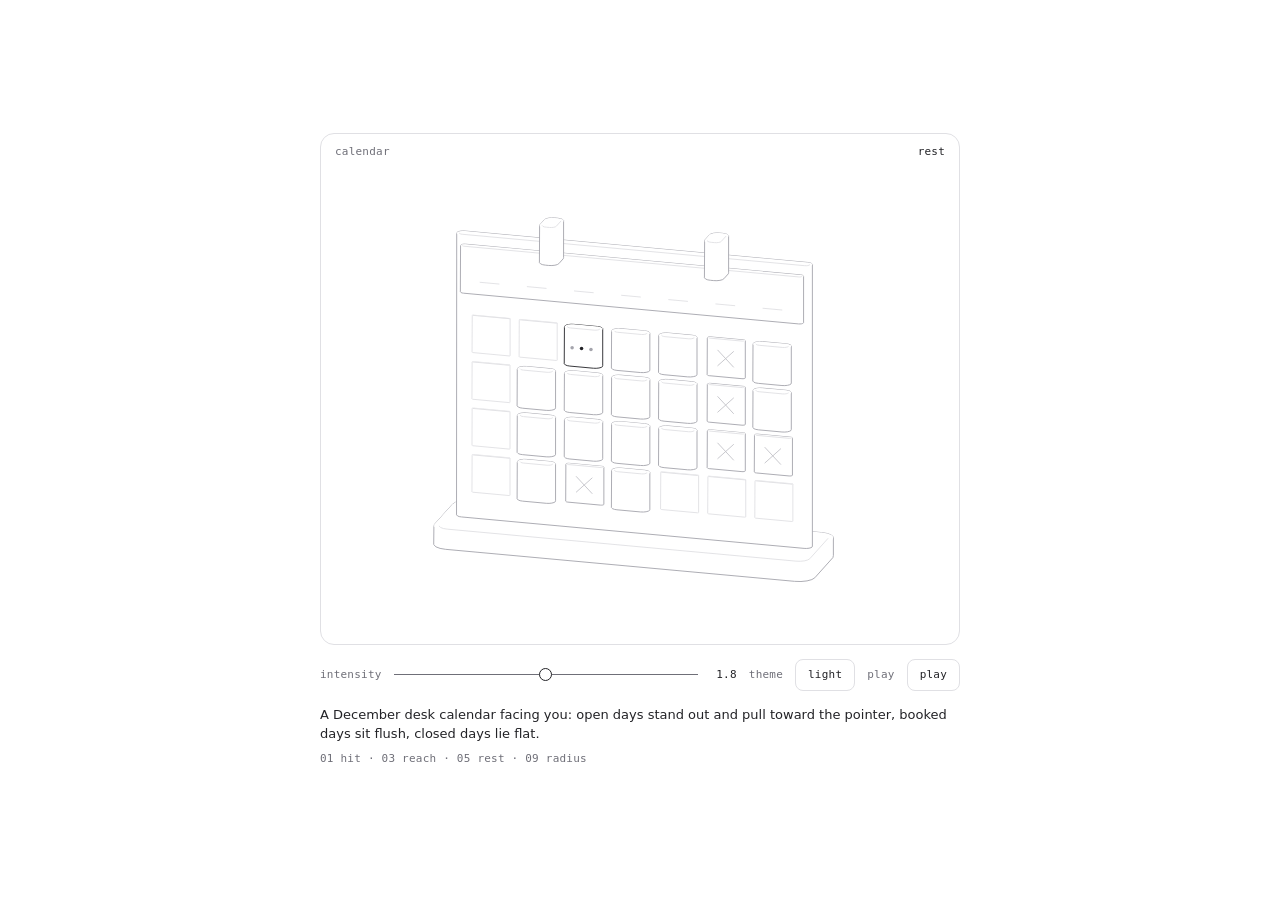
<file: hairline/src/hairline-calendar.html>
<!doctype html>
<html lang="en">
<head>
<meta charset="utf-8">
<meta name="viewport" content="width=device-width, initial-scale=1">
<title>Hairline figure</title>
<link rel="icon" href="data:,">
<style>
  :root { color-scheme: light; --ground: #ffffff; --ink: #232327; --muted: #6f6f78; --line: #e0e0e4; }
  @media (prefers-color-scheme: dark) {
    :root:not([data-theme="light"]) { color-scheme: dark; --ground: #08090a; --ink: #d0d6e0; --muted: #8a8c95; --line: #29292d; }
  }
  :root[data-theme="dark"] { color-scheme: dark; --ground: #08090a; --ink: #d0d6e0; --muted: #8a8c95; --line: #29292d; }
  :root[data-theme="light"] { color-scheme: light; }
  * { box-sizing: border-box; }
  body {
    margin: 0; min-height: 100vh; display: grid; place-items: center; padding: 24px 16px;
    background: var(--ground); color: var(--ink);
    font: 13px/1.5 ui-sans-serif, system-ui, -apple-system, "Segoe UI", sans-serif; -webkit-font-smoothing: antialiased;
  }
  main { width: 100%; max-width: 640px; }
  .plate { position: relative; border: 1px solid var(--line); border-radius: 14px; overflow: hidden; }
  .tag, .label, output, button { font: 11px/1 ui-monospace, SFMono-Regular, Menlo, Consolas, monospace; letter-spacing: 0.02em; }
  .tag { position: absolute; top: 12px; z-index: 1; color: var(--muted); pointer-events: none; }
  #name { left: 14px; }
  #read { right: 14px; color: var(--ink); font-variant-numeric: tabular-nums; }
  .controls { display: flex; flex-wrap: wrap; align-items: center; gap: 4px 12px; margin-top: 14px; }
  .label { color: var(--muted); }
  input[type="range"] {
    flex: 1 1 96px; min-width: 0; height: 32px; margin: 0; background: transparent; cursor: pointer;
    -webkit-appearance: none; appearance: none;
  }
  input[type="range"]::-webkit-slider-runnable-track { height: 1px; background: var(--muted); }
  input[type="range"]::-webkit-slider-thumb {
    -webkit-appearance: none; width: 13px; height: 13px; margin-top: -6px; border-radius: 50%;
    border: 1px solid var(--ink); background: var(--ground);
  }
  input[type="range"]::-moz-range-track { height: 1px; background: var(--muted); }
  input[type="range"]::-moz-range-thumb { width: 11px; height: 11px; border-radius: 50%; border: 1px solid var(--ink); background: var(--ground); }
  input[type="range"]:focus-visible, button:focus-visible { outline: 1.5px solid var(--ink); outline-offset: 2px; }
  output { min-width: 4ch; text-align: right; font-variant-numeric: tabular-nums; }
  button {
    height: 32px; padding: 0 12px; border: 1px solid var(--line); border-radius: 8px;
    background: transparent; color: var(--ink); cursor: pointer;
  }
  #play[aria-pressed="true"] { background: var(--ink); color: var(--ground); border-color: var(--ink); }
  #means { margin: 14px 0 0; text-wrap: pretty; }
  #rules { margin: 6px 0 0; line-height: 1.6; }
  #error { margin: 12px 0 0; padding-left: 10px; border-left: 1px solid var(--ink); }
</style>
</head>
<body>
<main>
  <div class="plate">
    <span class="tag" id="name"></span>
    <span class="tag" id="read"></span>
    <div id="stage"></div>
  </div>
  <div class="controls">
    <label class="label" for="intensity">intensity</label>
    <input id="intensity" type="range" min="0" max="1" step="0.01" value="0.5">
    <output id="value" for="intensity"></output>
    <span class="label">theme</span>
    <button id="theme" type="button" aria-label="Switch between the light and the dark theme"></button>
    <span class="label">play</span>
    <button id="play" type="button" aria-pressed="false">play</button>
  </div>
  <p id="means"></p>
  <p id="rules" class="label"></p>
  <p id="error" role="alert" hidden></p>
</main>
<script id="hl-kernel">
/* hairline kernel sha256:346b48bdef2cdfafd5343eba01494255cf75f9c078e6fcd1aafc62bab62980a1 */
/*
 * HL: everything a figure may call. Read this index; the code under it is the
 * package's src/core, unchanged, and a figure should not need to read it.
 *
 * Every figure is drawn in a 400 × 320 viewBox. World space is x/y on the
 * ground and z up. Plates are filled with the ground colour and painted back
 * to front, so a nearer one covers a farther one: append in that order. At
 * the default camera, Cam(45, 0.5, S), +x runs down to the right and +y down
 * to the left, so the corner with the largest x and y is nearest the viewer:
 * append by ascending x + y, from the far corner (smallest x and y) to it.
 *
 * Camera
 *   Cam(azDeg, k, S)                       a camera: azimuth in degrees, k = sin(elevation) (0.5 is the 2:1 view), S = scale
 *   fit(C, points, cx, cy)                 centres the box of [x, y, z] points on (cx, cy); call it once, before proj
 *                                          it only centres, it never scales: choose S by trying values, with the most extreme pose in points.
 *                                          The six figures use S 1.42 to 2.12; the boxes they fit come out 230 to 310 wide and 180 to 245 tall
 *   proj(C)                                returns P(x, y, z), which gives [sx, sy]
 *   unproj(C, sx, sy, z)                   the world [x, y] under a screen point, on the plane at height z
 *   facing(C)                              returns front(sample): whether a ring sample faces the camera
 * Rounded solids
 *   rrect(u0, v0, u1, v1, r, n)            a rounded rectangle, as a ring of samples {u, v, nu, nv}
 *   circ(R, n)                             a circle, as a ring
 *   rings(x0, y0, x1, y1, r, b)            [ring, inner]: a rounded footprint and its crease ring, inset by b
 *                                          r, the corner radius, is cut to half the shorter side. b, the crease's inset in world units
 *                                          (0.6 to 2.2 in the figures), must stay under half the shorter side or the crease turns inside out
 *   prism(P, front, ring, inner, z0, z1)   {sil, crease}: a solid standing from z0 to z1, as two path strings
 *   ringAt(P, ring, z)                     the ring's points, projected at height z
 *   run(ring, keep)                        the one cyclic run of samples that pass keep
 *   hull(points)                           the convex hull of screen points
 *   extremes(P, ring)                      [left, right, nearest] samples: where dashed drops fall from
 *   fillet(points, radii, n)               rounds every vertex of a closed polygon; returns the new points
 *                                          radii is an array, one radius per vertex, each cut to half its shorter edge; a single number gives NaN.
 *                                          n is the steps round each corner, default 4: each vertex becomes n + 1 points
 *   ghost(P, front, ring, z0, depth)       a reflection's path {d, y0, y1}; reflect() draws it for you
 * Paths and numbers
 *   poly(points)                           a closed path string
 *   open(points)                           an open polyline string
 *   seg(a, b)                              one segment between two screen points [sx, sy], as its own subpath; project world points with P first
 *   clamp(v, a, b)
 *   lerp(a, b, t)
 *   rad(deg)
 *   r2(n)                                  two decimals
 * The continuous clock: one spring per moving number
 *   spring(x, opts)                        at rest on x; write .t to retarget; opts {k, c, m, eps}, default k 100, c 18, m 1
 *   stepS(sp, dt)                          advances by dt seconds; returns whether it is still moving
 * The discrete clock: a 700ms tween on (.32, .72, 0, 1)
 *   tween(v, dur)                          at rest on v; dur defaults to 700 (ms)
 *   tset(tw, to, now, delay)               retargets from where it is, after delay ms: the stagger
 *                                          the same target again does nothing, so calling it on every pointer move is safe
 *   tval(tw, now)                          its value at now
 *   tdone(tw, now)                         whether it has landed
 *   bezier(x1, y1, x2, y2)                 a CSS cubic-bezier, as a function of progress
 *   EASE_LIFT                              the lift curve itself
 *   reducedMotion()                        true when the reader asked for less motion; springs and tweens already land at once
 *   setReducedMotion(on)                   the loop's business, not a figure's
 * Drawing
 *   mk(tag, attrs, parent)                 one svg element: the only way a figure makes a node
 *   solid(parent)                          {g, sil, cr}: a group holding a silhouette path and a crease path
 *   put(solid, paths)                      writes prism()'s {sil, crease} into solid()'s {sil, cr}: sil into sil, crease into cr
 *   flatDot(parent, C, r, cls)             a dot lying on the ground plane; cls is "dot", "dot m" or "dot off"
 *   place(el, point)                       moves a dot or a circle to [sx, sy]
 *   reflect(svg, parent, P, front, ring, z0, depth)   a fading mirror under a solid
 *   fade(svg, y0, y1, a0)                  a vertical fade, as a mask; returns the value for a mask attribute
 * Life
 *   register(stage, tick)                  joins the one frame loop; tick(dt in seconds, now in ms) returns true to ask for another frame; gives {wake, unregister}
 *   pointer(stage, handlers)               {move(point), down(point), leave()}, points in viewBox units; returns its disposer
 *   disposer()                             {add, on, dispose}: collects tear-down, so destroy is bag.dispose
 * The bench's business, not a figure's
 *   css(lightDark)
 *   inject(root)
 *   tour(stage, stops, onStop)             an unseen pointer that walks the stops, [x, y] in viewBox units or null to leave, and gives way to a real one; onStop(i) on each arrival; returns {stop}
 *   LAP                                    the default stops: a diamond around the centre, then a leave
 *
 * Classes, on path, polygon, ellipse and line. They are the whole palette; a
 * figure sets no colour, width or fill of its own.
 *     (none)   filled with the ground colour, medium stroke
 *     sil      the silhouette's stroke        hi    the bright stroke: the only highlight
 *     lo       the dim stroke                 nf    no fill        fo   fill only, no stroke
 *     dash     a dashed guide
 *     dot      a bright dot                   dot m   a medium dot     dot off   a dim dot
 */
var HL = (() => {
  var __defProp = Object.defineProperty;
  var __getOwnPropDesc = Object.getOwnPropertyDescriptor;
  var __getOwnPropNames = Object.getOwnPropertyNames;
  var __hasOwnProp = Object.prototype.hasOwnProperty;
  var __export = (target, all) => {
    for (var name in all)
      __defProp(target, name, { get: all[name], enumerable: true });
  };
  var __copyProps = (to, from, except, desc) => {
    if (from && typeof from === "object" || typeof from === "function") {
      for (let key of __getOwnPropNames(from))
        if (!__hasOwnProp.call(to, key) && key !== except)
          __defProp(to, key, { get: () => from[key], enumerable: !(desc = __getOwnPropDesc(from, key)) || desc.enumerable });
    }
    return to;
  };
  var __toCommonJS = (mod) => __copyProps(__defProp({}, "__esModule", { value: true }), mod);

  // packages/hairline/src/core/kernel.ts
  var kernel_exports = {};
  __export(kernel_exports, {
    Cam: () => Cam,
    EASE_LIFT: () => EASE_LIFT,
    LAP: () => LAP,
    bezier: () => bezier,
    circ: () => circ,
    clamp: () => clamp,
    css: () => css,
    disposer: () => disposer,
    extremes: () => extremes,
    facing: () => facing,
    fade: () => fade,
    fillet: () => fillet,
    fit: () => fit,
    flatDot: () => flatDot,
    ghost: () => ghost,
    hull: () => hull,
    inject: () => inject,
    lerp: () => lerp,
    mk: () => mk,
    open: () => open,
    place: () => place,
    pointer: () => pointer,
    poly: () => poly,
    prism: () => prism,
    proj: () => proj,
    put: () => put,
    r2: () => r2,
    rad: () => rad,
    reducedMotion: () => reducedMotion,
    reflect: () => reflect,
    register: () => register,
    ringAt: () => ringAt,
    rings: () => rings,
    rrect: () => rrect,
    run: () => run,
    seg: () => seg,
    setReducedMotion: () => setReducedMotion,
    solid: () => solid,
    spring: () => spring,
    stepS: () => stepS,
    tdone: () => tdone,
    tour: () => tour,
    tset: () => tset,
    tval: () => tval,
    tween: () => tween,
    unproj: () => unproj
  });

  // packages/hairline/src/core/iso.ts
  var clamp = (v, a, b) => Math.max(a, Math.min(b, v));
  var lerp = (a, b, t) => a + (b - a) * t;
  var rad = (d) => d * Math.PI / 180;
  var r2 = (n) => Math.round(n * 100) / 100;
  var poly = (pts) => "M" + pts.map((p) => r2(p[0]) + " " + r2(p[1])).join("L") + "Z";
  var seg = (a, b) => `M${r2(a[0])} ${r2(a[1])}L${r2(b[0])} ${r2(b[1])}`;
  var open = (pts) => pts.length < 2 ? "" : "M" + pts.map((p) => r2(p[0]) + " " + r2(p[1])).join("L");
  var Cam = (azDeg, k, S) => ({ az: rad(azDeg), k, S, ox: 0, oy: 0 });
  function proj(C) {
    const c = Math.cos(C.az), s = Math.sin(C.az), zf = Math.sqrt(1 - C.k * C.k);
    return (x, y, z) => {
      const X = x * c - y * s, Y = x * s + y * c;
      return [C.ox + C.S * X, C.oy + C.S * (Y * C.k - z * zf)];
    };
  }
  function unproj(C, sx, sy, z) {
    const c = Math.cos(C.az), s = Math.sin(C.az), zf = Math.sqrt(1 - C.k * C.k);
    const X = (sx - C.ox) / C.S, Y = ((sy - C.oy) / C.S + z * zf) / C.k;
    return [X * c + Y * s, -X * s + Y * c];
  }
  function fit(C, pts, cx, cy) {
    C.ox = 0;
    C.oy = 0;
    const P = proj(C);
    let a = 1e9, b = -1e9, c = 1e9, d = -1e9;
    for (const p of pts) {
      const q = P(p[0], p[1], p[2]);
      a = Math.min(a, q[0]);
      b = Math.max(b, q[0]);
      c = Math.min(c, q[1]);
      d = Math.max(d, q[1]);
    }
    C.ox = cx - (a + b) / 2;
    C.oy = cy - (c + d) / 2;
  }
  function rrect(u0, v0, u1, v1, r, n = 4) {
    r = Math.max(0, Math.min(r, (u1 - u0) / 2, (v1 - v0) / 2));
    const out = [];
    for (const [cu, cv, a0] of [[u1 - r, v1 - r, 0], [u0 + r, v1 - r, 90], [u0 + r, v0 + r, 180], [u1 - r, v0 + r, 270]])
      for (let k = 0; k <= n; k++) {
        const a = rad(a0 + 90 * k / n), ca = Math.cos(a), sa = Math.sin(a);
        out.push({ u: cu + r * ca, v: cv + r * sa, nu: ca, nv: sa });
      }
    return out;
  }
  function circ(R, n = 96) {
    const out = [];
    for (let k = 0; k < n; k++) {
      const a = k / n * Math.PI * 2, ca = Math.cos(a), sa = Math.sin(a);
      out.push({ u: R * ca, v: R * sa, nu: ca, nv: sa });
    }
    return out;
  }
  function hull(input) {
    const pts = input.slice().sort((a, b) => a[0] - b[0] || a[1] - b[1]);
    const x = (o, a, b) => (a[0] - o[0]) * (b[1] - o[1]) - (a[1] - o[1]) * (b[0] - o[0]);
    const lo = [], up = [];
    for (const p of pts) {
      while (lo.length > 1 && x(lo[lo.length - 2], lo[lo.length - 1], p) <= 0) lo.pop();
      lo.push(p);
    }
    for (let i = pts.length - 1; i >= 0; i--) {
      const p = pts[i];
      while (up.length > 1 && x(up[up.length - 2], up[up.length - 1], p) <= 0) up.pop();
      up.push(p);
    }
    lo.pop();
    up.pop();
    return lo.concat(up);
  }
  var ringAt = (P, ring, z) => ring.map((q) => P(q.u, q.v, z));
  var facing = (C) => {
    const s = Math.sin(C.az), c = Math.cos(C.az);
    return (q) => q.nu * s + q.nv * c >= -1e-6;
  };
  function run(ring, keep) {
    const n = ring.length;
    let s = -1;
    for (let i = 0; i < n; i++) if (keep(ring[i]) && !keep(ring[(i + n - 1) % n])) {
      s = i;
      break;
    }
    if (s < 0) return keep(ring[0]) ? ring.slice() : [];
    const out = [];
    for (let k = 0; k < n && keep(ring[(s + k) % n]); k++) out.push(ring[(s + k) % n]);
    return out;
  }
  function prism(P, front, ring, inner, z0, z1) {
    return {
      sil: poly(hull(ringAt(P, ring, z1).concat(ringAt(P, ring, z0)))),
      crease: inner ? open(ringAt(P, run(inner, front), z1)) : ""
    };
  }
  var rings = (x0, y0, x1, y1, r, b) => [
    rrect(x0, y0, x1, y1, r),
    rrect(x0 + b, y0 + b, x1 - b, y1 - b, Math.max(0.3, r - b))
  ];
  function extremes(P, ring) {
    const pr = ring.map((q) => P(q.u, q.v, 0));
    let a = 0, b = 0, c = 0;
    pr.forEach((p, k) => {
      if (p[0] < pr[a][0]) a = k;
      if (p[0] > pr[b][0]) b = k;
      if (p[1] > pr[c][1]) c = k;
    });
    return [ring[a], ring[b], ring[c]];
  }
  function fillet(pts, rs, n = 4) {
    const m = pts.length, out = [];
    for (let i = 0; i < m; i++) {
      const a = pts[(i + m - 1) % m], p = pts[i], b = pts[(i + 1) % m];
      const la = Math.hypot(a[0] - p[0], a[1] - p[1]), lb = Math.hypot(b[0] - p[0], b[1] - p[1]);
      const t = Math.min(rs[i], la / 2, lb / 2);
      const p1 = [p[0] + (a[0] - p[0]) / la * t, p[1] + (a[1] - p[1]) / la * t];
      const p2 = [p[0] + (b[0] - p[0]) / lb * t, p[1] + (b[1] - p[1]) / lb * t];
      for (let k = 0; k <= n; k++) {
        const s = k / n, w = 1 - s;
        out.push([w * w * p1[0] + 2 * w * s * p[0] + s * s * p2[0], w * w * p1[1] + 2 * w * s * p[1] + s * s * p2[1]]);
      }
    }
    return out;
  }
  function ghost(P, front, ring, z0, depth) {
    const f = run(ring, front), lowP = ringAt(P, f, z0 - depth);
    return {
      d: open(lowP) + [f[0], f[f.length - 1]].map((q) => seg(P(q.u, q.v, z0), P(q.u, q.v, z0 - depth))).join(""),
      y0: Math.min(...ringAt(P, f, z0).map((p) => p[1])),
      y1: Math.max(...lowP.map((p) => p[1])) + 2
    };
  }

  // packages/hairline/src/core/motion.ts
  var reduced = false;
  var setReducedMotion = (on) => {
    reduced = on;
  };
  var reducedMotion = () => reduced;
  function spring(x, o = {}) {
    return { x, v: 0, t: x, k: o.k ?? 100, c: o.c ?? 18, m: o.m ?? 1, eps: o.eps ?? 0.01 };
  }
  function stepS(sp, dt) {
    if (reduced) {
      sp.x = sp.t;
      sp.v = 0;
      return false;
    }
    const n = Math.max(1, Math.ceil(dt * 240)), h = dt / n;
    for (let i = 0; i < n; i++) {
      const a = (-sp.k * (sp.x - sp.t) - sp.c * sp.v) / sp.m;
      sp.v += a * h;
      sp.x += sp.v * h;
    }
    if (Math.abs(sp.x - sp.t) < sp.eps && Math.abs(sp.v) < sp.eps * 10) {
      sp.x = sp.t;
      sp.v = 0;
      return false;
    }
    return true;
  }
  function bezier(x1, y1, x2, y2) {
    const cx = 3 * x1, bx = 3 * (x2 - x1) - cx, ax = 1 - cx - bx;
    const cy = 3 * y1, by = 3 * (y2 - y1) - cy, ay = 1 - cy - by;
    const X = (u) => ((ax * u + bx) * u + cx) * u;
    const Y = (u) => ((ay * u + by) * u + cy) * u;
    const dX = (u) => (3 * ax * u + 2 * bx) * u + cx;
    return (t) => {
      if (t <= 0) return 0;
      if (t >= 1) return 1;
      let u = t;
      for (let i = 0; i < 8; i++) {
        const e = X(u) - t;
        if (Math.abs(e) < 1e-5) break;
        const d = dX(u);
        if (Math.abs(d) < 1e-6) break;
        u -= e / d;
      }
      if (!(u >= 0 && u <= 1) || Math.abs(X(u) - t) > 1e-4) {
        let lo = 0, hi = 1;
        u = t;
        for (let i = 0; i < 24; i++) {
          if (X(u) < t) lo = u;
          else hi = u;
          u = (lo + hi) / 2;
        }
      }
      return Y(u);
    };
  }
  var EASE_LIFT = bezier(0.32, 0.72, 0, 1);
  var tween = (v, dur = 700) => ({ from: v, to: v, t0: -1e9, dur });
  var tval = (tw, now) => {
    const p = clamp((now - tw.t0) / tw.dur, 0, 1);
    return tw.from + (tw.to - tw.from) * (reduced ? 1 : EASE_LIFT(p));
  };
  var tset = (tw, to, now, delay) => {
    if (tw.to === to) return;
    tw.from = tval(tw, now);
    tw.to = to;
    tw.t0 = now + delay;
  };
  var tdone = (tw, now) => reduced || now >= tw.t0 + tw.dur;

  // packages/hairline/src/core/stage.ts
  var NS = "http://www.w3.org/2000/svg";
  function mk(tag, attrs, parent) {
    const e = document.createElementNS(NS, tag);
    if (attrs) for (const k in attrs) e.setAttribute(k, String(attrs[k]));
    if (parent) parent.appendChild(e);
    return e;
  }
  function solid(parent) {
    const g = mk("g", {}, parent);
    return { g, sil: mk("path", { class: "sil" }, g), cr: mk("path", { class: "nf lo" }, g) };
  }
  var put = (el, s) => {
    el.sil.setAttribute("d", s.sil);
    el.cr.setAttribute("d", s.crease);
  };
  var flatDot = (parent, C, r, cls) => mk("ellipse", { rx: r2(r * C.S), ry: r2(r * C.S * C.k), class: cls }, parent);
  var place = (el, q) => {
    el.setAttribute("cx", String(r2(q[0])));
    el.setAttribute("cy", String(r2(q[1])));
  };
  var fid = 0;
  function fade(svg, y0, y1, a0 = 0.7) {
    const id = "hl-fd" + ++fid, defs = mk("defs", {}, svg);
    const lg = mk("linearGradient", { id: id + "g", gradientUnits: "userSpaceOnUse", x1: 0, y1: r2(y0), x2: 0, y2: r2(y1) }, defs);
    mk("stop", { offset: 0, "stop-color": "#fff", "stop-opacity": a0 }, lg);
    mk("stop", { offset: 1, "stop-color": "#fff", "stop-opacity": 0 }, lg);
    const m = mk("mask", { id, maskUnits: "userSpaceOnUse", x: 0, y: 0, width: 400, height: 320 }, defs);
    mk("rect", { x: 0, y: 0, width: 400, height: 320, fill: `url(#${id}g)` }, m);
    return `url(#${id})`;
  }
  function reflect(svg, parent, P, front, ring, z0, depth) {
    const r = ghost(P, front, ring, z0, depth);
    const gh = mk("g", { class: "ghost", mask: fade(svg, r.y0, r.y1) }, parent);
    mk("path", { d: r.d }, gh);
  }
  var boards = [];
  var byStage = /* @__PURE__ */ new Map();
  var raf = 0;
  var last = 0;
  var io = null;
  var rm = null;
  function frame() {
    const now = performance.now();
    const dt = Math.min(0.05, Math.max(0, (now - last) / 1e3));
    last = now;
    let any = false;
    for (const b of boards.slice()) if (b.vis && b.awake) {
      try {
        b.awake = !!b.tick(dt, now);
      } catch (err) {
        b.awake = false;
        setTimeout(() => {
          throw err;
        });
      }
      any = any || b.awake;
    }
    raf = any ? requestAnimationFrame(frame) : 0;
  }
  function wake(b) {
    b.awake = true;
    if (!raf) {
      last = performance.now();
      raf = requestAnimationFrame(frame);
    }
  }
  var onMotion = () => {
    setReducedMotion(!!rm?.matches);
    boards.forEach(wake);
  };
  function start() {
    if (io) return;
    io = new IntersectionObserver((es) => {
      for (const e of es) {
        const set = byStage.get(e.target);
        if (!set) continue;
        for (const b of set) {
          b.vis = e.isIntersecting;
          if (b.vis) wake(b);
        }
      }
    }, { rootMargin: "80px" });
    rm = matchMedia("(prefers-reduced-motion: reduce)");
    setReducedMotion(rm.matches);
    rm.addEventListener("change", onMotion);
  }
  function stop() {
    if (raf) cancelAnimationFrame(raf);
    raf = 0;
    io?.disconnect();
    io = null;
    rm?.removeEventListener("change", onMotion);
    rm = null;
  }
  function register(stage, tick) {
    start();
    const b = { stage, tick, vis: false, awake: true };
    boards.push(b);
    const peers = byStage.get(stage);
    if (peers) {
      for (const p of peers) b.vis = p.vis;
      peers.add(b);
      if (b.vis) wake(b);
    } else {
      byStage.set(stage, /* @__PURE__ */ new Set([b]));
      io.observe(stage);
    }
    tick(0, performance.now());
    let gone = false;
    return {
      wake: () => {
        if (!gone) wake(b);
      },
      unregister: () => {
        if (gone) return;
        gone = true;
        boards = boards.filter((x) => x !== b);
        const set = byStage.get(stage);
        if (set) {
          set.delete(b);
          if (!set.size) {
            byStage.delete(stage);
            io?.unobserve(stage);
          }
        }
        if (!boards.length) stop();
      }
    };
  }
  var handlers = /* @__PURE__ */ new WeakMap();
  var touring = /* @__PURE__ */ new WeakMap();
  function pointer(stage, on) {
    handlers.set(stage, on);
    let tm = 0;
    const pt = (e) => {
      const r = stage.getBoundingClientRect();
      return [(e.clientX - r.left) / r.width * 400, (e.clientY - r.top) / r.height * 320];
    };
    const move = (e) => {
      clearTimeout(tm);
      touring.get(stage)?.hold();
      on.move(pt(e), e);
    };
    const down = (e) => {
      clearTimeout(tm);
      touring.get(stage)?.hold();
      if (e.pointerType !== "mouse") stage.releasePointerCapture?.(e.pointerId);
      if (on.down) on.down(pt(e), e);
      else on.move(pt(e), e);
    };
    const leave = (e) => {
      clearTimeout(tm);
      tm = window.setTimeout(() => {
        on.leave(e);
        touring.get(stage)?.release();
      }, e.pointerType === "mouse" ? 0 : 1400);
    };
    stage.addEventListener("pointermove", move);
    stage.addEventListener("pointerdown", down);
    stage.addEventListener("pointerleave", leave);
    return () => {
      clearTimeout(tm);
      if (handlers.get(stage) === on) handlers.delete(stage);
      stage.removeEventListener("pointermove", move);
      stage.removeEventListener("pointerdown", down);
      stage.removeEventListener("pointerleave", leave);
    };
  }
  var LAP = [[128, 150], [200, 118], [272, 150], [200, 206], null];
  var TRAVEL = 900;
  var DWELL = 1200;
  var REST = 1800;
  var RESUME = 1200;
  var STAGGER = 450;
  var GHOST = { pointerType: "ghost" };
  var started = 0;
  function entry([x, y]) {
    const dx = x - 200, dy = y - 160;
    if (!dx && !dy) return [200, 320];
    const k = Math.min(dx ? (dx > 0 ? 200 : -200) / dx : Infinity, dy ? (dy > 0 ? 160 : -160) / dy : Infinity);
    return [200 + dx * k, 160 + dy * k];
  }
  function tour(stage, stops, onStop) {
    let i = 0;
    let wait = RESUME + STAGGER * (started++ % 4);
    let t = -1;
    let at = null;
    let origin = [200, 320];
    let hand = false, keys = stage.contains(stage.ownerDocument.activeElement);
    let gone = false;
    const leave = () => {
      at = null;
      t = -1;
      handlers.get(stage)?.leave(GHOST);
    };
    const tick = (dt) => {
      if (hand || keys || !stops.length) return false;
      if (reducedMotion()) {
        if (at) leave();
        return false;
      }
      if (wait > 0) {
        wait -= dt * 1e3;
        return true;
      }
      const stop2 = stops[i];
      if (stop2 === null) {
        if (at) leave();
        onStop?.(i);
        i = (i + 1) % stops.length;
        wait = REST;
        return true;
      }
      const h = handlers.get(stage);
      if (!h) return true;
      if (t < 0) {
        origin = at ?? entry(stop2);
        t = 0;
      }
      t = Math.min(TRAVEL, t + dt * 1e3);
      const k = EASE_LIFT(t / TRAVEL);
      at = [origin[0] + (stop2[0] - origin[0]) * k, origin[1] + (stop2[1] - origin[1]) * k];
      h.move(at, GHOST);
      if (t < TRAVEL) return true;
      onStop?.(i);
      i = (i + 1) % stops.length;
      t = -1;
      wait = DWELL;
      return true;
    };
    const take = () => {
      at = null;
      t = -1;
    };
    const give = () => {
      if (hand || keys) return;
      i = 0;
      t = -1;
      wait = RESUME;
      board.wake();
    };
    const me = {
      hold: () => {
        hand = true;
        take();
      },
      release: () => {
        if (!hand) return;
        hand = false;
        give();
      }
    };
    const focusIn = () => {
      keys = true;
      take();
    };
    const focusOut = (e) => {
      if (keys && !stage.contains(e.relatedTarget)) {
        keys = false;
        give();
      }
    };
    stage.addEventListener("focusin", focusIn);
    stage.addEventListener("focusout", focusOut);
    touring.set(stage, me);
    const board = register(stage, tick);
    return {
      stop: () => {
        if (gone) return;
        gone = true;
        board.unregister();
        stage.removeEventListener("focusin", focusIn);
        stage.removeEventListener("focusout", focusOut);
        if (touring.get(stage) === me) touring.delete(stage);
        if (at) leave();
      }
    };
  }
  function disposer() {
    let fns = [];
    return {
      add: (fn) => {
        fns.push(fn);
      },
      on: (target, type, fn, opts) => {
        const h = fn;
        target.addEventListener(type, h, opts);
        fns.push(() => target.removeEventListener(type, h, opts));
      },
      dispose: () => {
        const run2 = fns;
        fns = [];
        for (let i = run2.length - 1; i >= 0; i--) run2[i]();
      }
    };
  }

  // packages/hairline/src/core/styles.ts
  var LIGHT = { plate: "#ffffff", hi: "#232327", edge: "#a4a4ac", mid: "#c3c3c9", lo: "#e0e0e4" };
  var DARK = { plate: "#08090a", hi: "#d0d6e0", edge: "#5b5d64", mid: "#3e3e44", lo: "#29292d" };
  var KEYS = ["plate", "hi", "edge", "mid", "lo"];
  var vars = (p) => KEYS.map((k) => `--hl-${k}:var(--hairline-${k},${p[k]});`).join("");
  var EASE = "cubic-bezier(0.5,0,0.1,1)";
  var SVG = ":where([data-hairline]>svg)";
  function css(lightDark) {
    const both = Object.fromEntries(KEYS.map((k) => [k, `light-dark(${LIGHT[k]},${DARK[k]})`]));
    return [
      // the box, and the palette: light unless something below says otherwise
      `:where([data-hairline]){display:block;position:relative;aspect-ratio:5/4;touch-action:pan-y;user-select:none;-webkit-user-select:none;--hl-sw:var(--hairline-stroke,0.9);${vars(LIGHT)}}`,
      // the page's color-scheme
      lightDark ? `:where([data-hairline]){${vars(both)}}` : "",
      // an ancestor that says dark
      `:where(.dark,[data-theme="dark"]) :where([data-hairline]){${vars(DARK)}}`,
      // the figure's own theme option
      `:where([data-hairline][data-hairline-theme="light"]){${vars(LIGHT)}}`,
      `:where([data-hairline][data-hairline-theme="dark"]){${vars(DARK)}}`,
      `:where([data-hairline]:focus-visible){outline:1.5px solid var(--hl-hi);outline-offset:2px}`,
      `${SVG}{position:absolute;inset:0;width:100%;height:100%;display:block}`,
      // Riffle's live region: read, not seen
      `:where([data-hairline]>[data-hairline-live]){position:absolute;width:1px;height:1px;margin:-1px;padding:0;border:0;overflow:hidden;clip-path:inset(50%);white-space:nowrap}`,
      // the drawing: plates are filled with the plate colour and painted back to front
      `${SVG} :where(path,polygon,ellipse,line){fill:var(--hl-plate);stroke:var(--hl-mid);stroke-width:var(--hl-sw);vector-effect:non-scaling-stroke;stroke-linejoin:round;stroke-linecap:round;transition:stroke 260ms ${EASE}}`,
      `${SVG} :where(.nf){fill:none}`,
      `${SVG} :where(.fo){stroke:none}`,
      `${SVG} :where(.sil){stroke:var(--hl-edge)}`,
      `${SVG} :where(.hi){stroke:var(--hl-hi)}`,
      `${SVG} :where(.lo){stroke:var(--hl-lo)}`,
      `${SVG} :where(.dash){stroke-dasharray:1 3}`,
      `${SVG} :where(.dot){stroke:none;fill:var(--hl-hi);transition:fill 260ms ${EASE}}`,
      `${SVG} :where(.dot.m){fill:var(--hl-edge)}`,
      `${SVG} :where(.dot.off){fill:var(--hl-lo)}`,
      `${SVG} :where(.ghost path){fill:none;stroke:var(--hl-mid)}`
    ].join("");
  }
  var done = /* @__PURE__ */ new WeakSet();
  function inject(root) {
    if (done.has(root)) return;
    done.add(root);
    const doc = root.nodeType === 9 ? root : root.ownerDocument;
    const win = doc.defaultView;
    const text = css(!!win?.CSS?.supports?.("color", "light-dark(#000,#fff)"));
    if (win && "adoptedStyleSheets" in root) {
      try {
        const sheet = new win.CSSStyleSheet();
        sheet.replaceSync(text);
        root.adoptedStyleSheets = [...root.adoptedStyleSheets, sheet];
        return;
      } catch {
      }
    }
    const style = doc.createElement("style");
    style.setAttribute("data-hairline-style", "");
    style.textContent = text;
    (root.nodeType === 9 ? doc.head ?? doc.documentElement : root).appendChild(style);
  }
  return __toCommonJS(kernel_exports);
})();
/* /hairline kernel */
</script>
<script id="hl-bench">
/*
 * The bench: the page a figure is shown on. It makes the host and the svg the
 * way the package's mount does, hands them to the figure, and owns everything
 * around it: the read-out, the slider, the theme, the line under the stage.
 */
(() => {
  const RULES = ["hit", "order", "reach", "accent", "rest", "honesty", "cost", "clock", "radius", "quiet"];
  const $ = (id) => document.getElementById(id);
  const root = document.documentElement, params = new URLSearchParams(location.search);

  /* the theme: the system's until the switch is pressed, then the switch's */
  const dark = () => (root.dataset.theme ? root.dataset.theme === "dark" : matchMedia("(prefers-color-scheme: dark)").matches);
  const label = () => { $("theme").textContent = dark() ? "dark" : "light"; };
  $("theme").addEventListener("click", () => { root.dataset.theme = dark() ? "light" : "dark"; label(); });
  /* ?theme=light or ?theme=dark wins over the system's, as pressing the switch does */
  if (["light", "dark"].includes(params.get("theme"))) root.dataset.theme = params.get("theme");
  label();

  /* ?intensity=0 sets the slider before the figure mounts, for a look at either end */
  const i = (params.get("intensity") || "").trim();
  if (i && Number.isFinite(Number(i))) $("intensity").value = String(Math.min(1, Math.max(0, Number(i))));

  /* ?w=240 narrows the page, for a look at the size of a thumbnail */
  const w = Number(params.get("w"));
  if (w > 0) document.querySelector("main").style.maxWidth = w + "px";

  /* a figure that fails says so under the stage, instead of leaving an empty plate */
  addEventListener("error", (e) => {
    $("error").hidden = false;
    $("error").textContent = String((e.error && e.error.message) || e.message);
  });

  let mounted = false;
  window.hairline = (figure) => {
    if (mounted) throw new Error("hairline: one figure per page.");
    mounted = true;
    const stage = $("stage"), slider = $("intensity");

    /* intensity to the figure's own number: two straight lines that meet at 0.5, as in the package */
    const [lo, mid, hi] = figure.range;
    const at = (i) => Math.round((i <= 0.5 ? lo + (i / 0.5) * (mid - lo) : mid + ((i - 0.5) / 0.5) * (hi - mid)) * 1000) / 1000;

    HL.inject(document);
    stage.setAttribute("data-hairline", figure.name);
    stage.setAttribute("role", "img");
    stage.setAttribute("aria-label", figure.means);
    const svg = HL.mk("svg", { viewBox: "0 0 400 320", "aria-hidden": "true" }, stage);

    let text = null;
    const read = {
      get textContent() { return text; },
      set textContent(value) { text = value == null ? "" : String(value); $("read").textContent = text; },
    };

    document.title = "Hairline · " + figure.name;
    $("name").textContent = figure.name;
    $("means").textContent = figure.means;
    $("rules").textContent = figure.rules.map((n) => String(n).padStart(2, "0") + " " + RULES[n - 1]).join(" · ");
    const show = () => { $("value").textContent = String(at(Number(slider.value))); };
    show();

    const handle = figure.mount({ stage, svg, read }, at(Number(slider.value)));
    if (text === null) read.textContent = "rest";
    slider.addEventListener("input", () => { show(); handle.set(at(Number(slider.value))); });
    window.hairline.figure = handle;

    /* play: an unseen pointer walks the figure's tour (or HL.LAP) until a hand arrives; ?play=1 starts it on load */
    const play = $("play");
    window.hairline.playing = null;
    play.addEventListener("click", () => {
      const was = play.getAttribute("aria-pressed") === "true";
      if (was) { window.hairline.playing.stop(); window.hairline.playing = null; }
      else window.hairline.playing = HL.tour(stage, figure.tour || HL.LAP, (i) => { if (window.hairline.onStop) window.hairline.onStop(i); });
      play.setAttribute("aria-pressed", String(!was));
    });
    if (params.get("play") === "1") play.click();

    /* ?at=200,160 holds the pointer at a viewBox point, for a picture of the answer without a mouse */
    const p = (params.get("at") || "").split(",").map(Number);
    if (p.length === 2 && p.every(Number.isFinite)) {
      const r = stage.getBoundingClientRect();
      stage.dispatchEvent(new PointerEvent("pointermove", {
        pointerType: "mouse", pointerId: 1, bubbles: true,
        clientX: r.left + (p[0] / 400) * r.width, clientY: r.top + (p[1] / 320) * r.height,
      }));
    }
  };
})();
</script>
<script type="module" id="hl-figure">
/**
 * Calendar: a December desk calendar standing upright on its base and facing
 * you, a blue header across the top held by two binder rings, and the days as
 * square tiles set into the page, seven columns from Monday. Open days stand
 * out from the page, booked-up days sit nearly flush with a cross on them, and
 * closed days (Mondays, the day before orders open, Christmas) lie flat. Under
 * the pointer the open days pull out toward you, falling off with distance; the
 * read-out names the day and whether it is open. At rest Dec 2, the first open
 * day, carries the mark. The slider is the radius, in tiles. Sample availability.
 *
 * The pattern: a field (Terrain), turned to face the reader. Springs, a falloff
 * by distance, and a hit test on the page's plane, which never moves. Each solid
 * carries a kind class and a top face for the page to colour; no colour is set here.
 */
const {
  Cam, clamp, facing, fit, poly, prism, proj, rings, ringAt, seg, spring, stepS,
  mk, place, pointer, put, register, disposer, solid,
} = HL;

const COLS = 7, ROWS = 4, CELL = 15, FOOT = 12, T = 4, OUT = 18;     // grid; page thickness; how far a tile can pull out
const W = COLS * CELL, BOT = 7, ZTOP = BOT + ROWS * CELL, HEAD = 18, H = ZTOP + 6 + HEAD;
const BOOKED = [5, 12, 19, 20, 23], CLOSED = [1, 7, 14, 21, 25, 26, 27];
const DEPTH = { open: 4.5, booked: 1.6, closed: 0.5, out: 0.3 };
const falloff = (u) => (u <= 0 ? 1 : u <= 0.417 ? 1 - (u / 0.417) * 0.6875 : u <= 1 ? 0.3125 - ((u - 0.417) / 0.583) * 0.2185 : 0.094);

function mount({ stage, svg, read }, value) {
  const bag = disposer();
  const C = Cam(16, 0.32, 2.05);
  fit(C, [[-8, -12, -6], [W + 8, T + 14, -6], [W + 8, T + OUT, ZTOP], [-8, T, H + 6], [W + 8, -12, H + 6]], 200, 166);
  const P = proj(C), front = facing(C);
  let R = value * CELL, over = null;
  const g = mk("g", {}, svg);
  const face = (s, kind) => { s.g.classList.add("k-" + kind); const f = mk("path", { class: "fo face" }, s.g); s.sil.after(f); return f; };
  const block = (kind, x0, y0, x1, y1, r, b, z0, z1) => { const s = solid(g), [o, n] = rings(x0, y0, x1, y1, r, b); put(s, prism(P, front, o, n, z0, z1)); face(s, kind).setAttribute("d", poly(ringAt(P, o, z1))); return s; };

  // the base on the desk, the upright page, its header, and the two rings over its top edge
  block("calhead", -8, -12, W + 8, T + 14, 5, 1.6, -6, 0);
  block("calbase", -4, 0, W + 4, T, 2, 0.8, 0, H);
  const head = block("calhead", -2, T - 0.5, W + 2, T + 2, 1.2, 0.5, ZTOP + 6, H - 3);
  [W * 0.25, W * 0.75].forEach((x) => block("ring", x - 3, -2.5, x + 3, T + 3.5, 2.5, 0.8, H - 6, H + 6));
  // seven little marks under the header, one per weekday column
  mk("path", { class: "nf lo", d: Array.from({ length: 7 }, (_, i) => seg(P((i + 0.5) * CELL - 3, T + 2, ZTOP + 10), P((i + 0.5) * CELL + 3, T + 2, ZTOP + 10))).join("") }, head.g);

  // the tiles, painted from the bottom row up and left to right, so nearer ones cover farther ones
  const tiles = [];
  for (let j = ROWS - 1; j >= 0; j--) for (let i = 0; i < COLS; i++) {
    const day = j * COLS + i;                                     // 0 is Nov 30 (a Monday); 1 is Dec 1, a Tuesday
    const state = day === 0 ? "out" : CLOSED.includes(day) ? "closed" : BOOKED.includes(day) ? "booked" : "open";
    const x0 = i * CELL + (CELL - FOOT) / 2, z1 = ZTOP - j * CELL - (CELL - FOOT) / 2, z0 = z1 - FOOT;
    const el = solid(g), top = face(el, "day-" + state), cross = state === "booked" ? mk("path", { class: "nf cross" }, el.g) : null;
    if (state === "closed" || state === "out") el.sil.classList.add("lo");
    tiles.push({ i, j, day, state, x0, z0, z1, d0: DEPTH[state], sp: spring(DEPTH[state], { eps: 0.03 }), el, top, cross, drawn: NaN });
  }
  const byDay = new Map(tiles.map((t) => [t.day, t]));

  // the mark: three dots on the face of the chosen day, moved in the paint order to just after its tile
  const mark = mk("g", {}, g), md = [0, 1, 2].map((k) => mk("circle", { r: 1.1, class: k === 1 ? "dot" : "dot m" }, mark));
  let want = byDay.get(2), mc = null;
  function drawMark() {
    if (want !== mc) { mc = want; mc.el.g.after(mark); }
    const y = T + Math.max(0.3, mc.sp.x) + 0.05, zc = (mc.z0 + mc.z1) / 2;
    md.forEach((el, k) => place(el, P(mc.x0 + FOOT / 2 + (k - 1) * 3, y, zc)));
  }
  function drawTile(t) {
    const d = Math.max(0.3, t.sp.x);
    if (d === t.drawn) return;
    t.drawn = d;
    const [o, n] = rings(t.x0, T, t.x0 + FOOT, T + d, Math.min(2.4, d / 2), Math.min(0.9, d / 4));
    put(t.el, prism(P, front, o, n, t.z0, t.z1));
    t.top.setAttribute("d", poly(ringAt(P, o, t.z1)));
    if (t.cross) { const y = T + d, a = 3.5; t.cross.setAttribute("d", seg(P(t.x0 + a, y, t.z0 + a), P(t.x0 + FOOT - a, y, t.z1 - a)) + seg(P(t.x0 + a, y, t.z1 - a), P(t.x0 + FOOT - a, y, t.z0 + a))); }
  }
  function bright(t) { tiles.forEach((q) => q.el.sil.classList.toggle("hi", q === t)); }

  const B = register(stage, (dt) => {
    let m = false;
    for (const t of tiles) { if (stepS(t.sp, dt)) m = true; drawTile(t); }
    drawMark();
    return m;
  });
  bag.add(B.unregister);

  // the page's plane, y = T, never moves: the pointer is read on it as (x, z)
  const o0 = P(0, T, 0), ex = P(1, T, 0), ez = P(0, T, 1);
  const ax = [ex[0] - o0[0], ex[1] - o0[1]], az = [ez[0] - o0[0], ez[1] - o0[1]], det = ax[0] * az[1] - ax[1] * az[0];
  const onPage = ([sx, sy]) => { const qx = sx - o0[0], qy = sy - o0[1]; return [(qx * az[1] - qy * az[0]) / det, (ax[0] * qy - ax[1] * qx) / det]; };

  const label = (t) => (t.day === 0 ? "nov 30" : "dec " + t.day) + " " + (t.state === "out" ? "closed" : t.state);
  function retarget() {
    for (const t of tiles) {
      if (!over || t.state !== "open") { t.sp.t = t.d0; continue; }
      const dx = t.x0 + FOOT / 2 - over[0], dz = (t.z0 + t.z1) / 2 - over[1];
      t.sp.t = Math.max(t.d0, OUT * falloff(Math.hypot(dx, dz) / R));
    }
    if (over) {
      const t = byDay.get(clamp(Math.floor((ZTOP - over[1]) / CELL), 0, ROWS - 1) * COLS + clamp(Math.floor(over[0] / CELL), 0, COLS - 1));
      want = t; bright(t.state === "open" ? t : null);
      read.textContent = label(t);
    } else { want = byDay.get(2); bright(want); read.textContent = "rest"; }
    B.wake();
  }

  bright(want);
  bag.add(pointer(stage, {
    move: (p) => { const [x, z] = onPage(p); over = x > -3 && x < W + 3 && z > BOT - 3 && z < ZTOP + 3 ? [x, z] : null; retarget(); },
    leave: () => { over = null; retarget(); },
  }));
  bag.add(() => svg.replaceChildren());
  return { set: (v) => { R = v * CELL; if (over) retarget(); }, destroy: bag.dispose };
}

hairline({
  name: "calendar",
  means: "A December desk calendar facing you: open days stand out and pull toward the pointer, booked days sit flush, closed days lie flat.",
  rules: [1, 3, 5, 9],
  range: [1, 1.8, 3],
  tour: [[150, 170], [220, 190], [260, 230], null],
  mount,
});
</script>
</body>
</html>
</file>
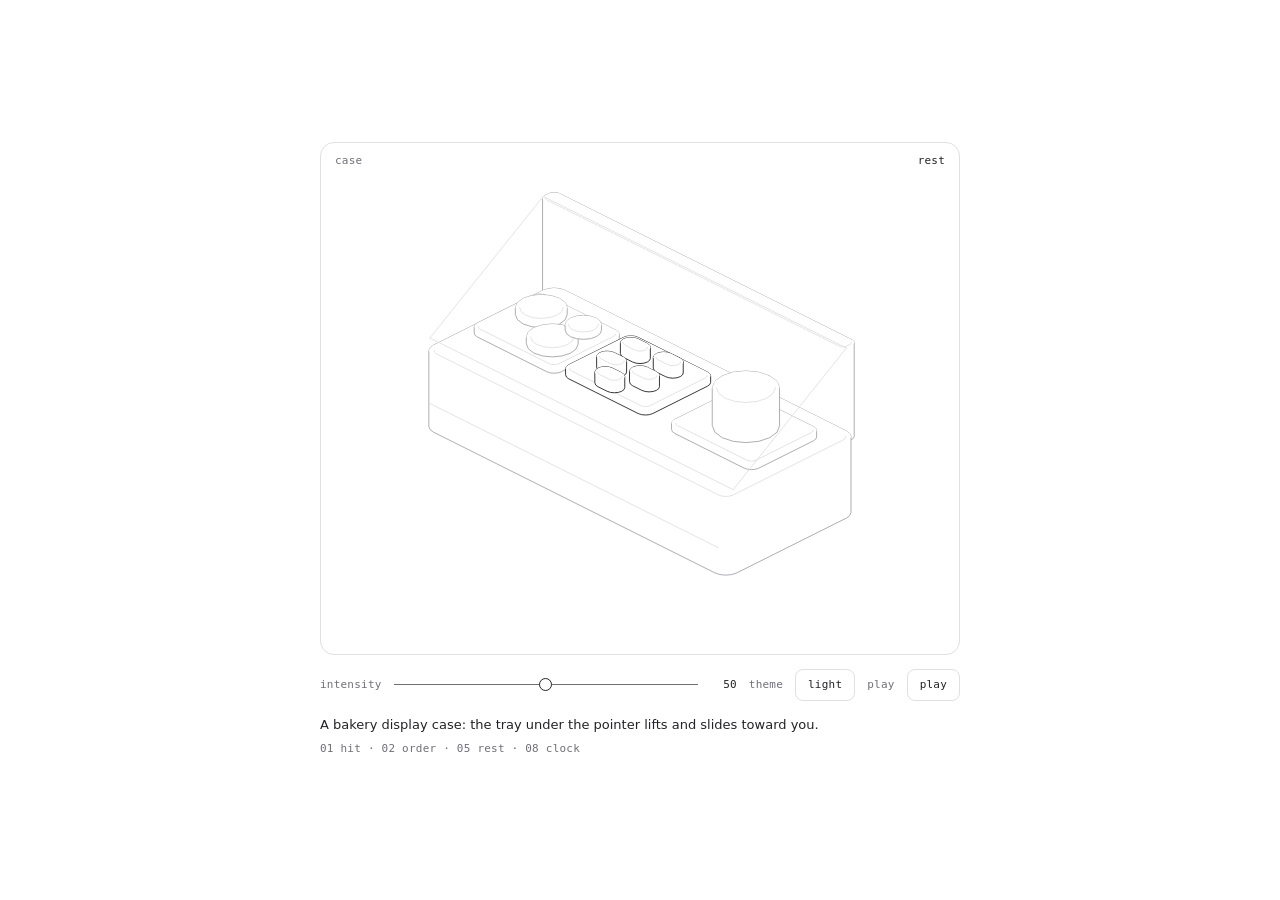
<file: hairline/src/hairline-case.html>
<!doctype html>
<html lang="en">
<head>
<meta charset="utf-8">
<meta name="viewport" content="width=device-width, initial-scale=1">
<title>Hairline figure</title>
<link rel="icon" href="data:,">
<style>
  :root { color-scheme: light; --ground: #ffffff; --ink: #232327; --muted: #6f6f78; --line: #e0e0e4; }
  @media (prefers-color-scheme: dark) {
    :root:not([data-theme="light"]) { color-scheme: dark; --ground: #08090a; --ink: #d0d6e0; --muted: #8a8c95; --line: #29292d; }
  }
  :root[data-theme="dark"] { color-scheme: dark; --ground: #08090a; --ink: #d0d6e0; --muted: #8a8c95; --line: #29292d; }
  :root[data-theme="light"] { color-scheme: light; }
  * { box-sizing: border-box; }
  body {
    margin: 0; min-height: 100vh; display: grid; place-items: center; padding: 24px 16px;
    background: var(--ground); color: var(--ink);
    font: 13px/1.5 ui-sans-serif, system-ui, -apple-system, "Segoe UI", sans-serif; -webkit-font-smoothing: antialiased;
  }
  main { width: 100%; max-width: 640px; }
  .plate { position: relative; border: 1px solid var(--line); border-radius: 14px; overflow: hidden; }
  .tag, .label, output, button { font: 11px/1 ui-monospace, SFMono-Regular, Menlo, Consolas, monospace; letter-spacing: 0.02em; }
  .tag { position: absolute; top: 12px; z-index: 1; color: var(--muted); pointer-events: none; }
  #name { left: 14px; }
  #read { right: 14px; color: var(--ink); font-variant-numeric: tabular-nums; }
  .controls { display: flex; flex-wrap: wrap; align-items: center; gap: 4px 12px; margin-top: 14px; }
  .label { color: var(--muted); }
  input[type="range"] {
    flex: 1 1 96px; min-width: 0; height: 32px; margin: 0; background: transparent; cursor: pointer;
    -webkit-appearance: none; appearance: none;
  }
  input[type="range"]::-webkit-slider-runnable-track { height: 1px; background: var(--muted); }
  input[type="range"]::-webkit-slider-thumb {
    -webkit-appearance: none; width: 13px; height: 13px; margin-top: -6px; border-radius: 50%;
    border: 1px solid var(--ink); background: var(--ground);
  }
  input[type="range"]::-moz-range-track { height: 1px; background: var(--muted); }
  input[type="range"]::-moz-range-thumb { width: 11px; height: 11px; border-radius: 50%; border: 1px solid var(--ink); background: var(--ground); }
  input[type="range"]:focus-visible, button:focus-visible { outline: 1.5px solid var(--ink); outline-offset: 2px; }
  output { min-width: 4ch; text-align: right; font-variant-numeric: tabular-nums; }
  button {
    height: 32px; padding: 0 12px; border: 1px solid var(--line); border-radius: 8px;
    background: transparent; color: var(--ink); cursor: pointer;
  }
  #play[aria-pressed="true"] { background: var(--ink); color: var(--ground); border-color: var(--ink); }
  #means { margin: 14px 0 0; text-wrap: pretty; }
  #rules { margin: 6px 0 0; line-height: 1.6; }
  #error { margin: 12px 0 0; padding-left: 10px; border-left: 1px solid var(--ink); }
</style>
</head>
<body>
<main>
  <div class="plate">
    <span class="tag" id="name"></span>
    <span class="tag" id="read"></span>
    <div id="stage"></div>
  </div>
  <div class="controls">
    <label class="label" for="intensity">intensity</label>
    <input id="intensity" type="range" min="0" max="1" step="0.01" value="0.5">
    <output id="value" for="intensity"></output>
    <span class="label">theme</span>
    <button id="theme" type="button" aria-label="Switch between the light and the dark theme"></button>
    <span class="label">play</span>
    <button id="play" type="button" aria-pressed="false">play</button>
  </div>
  <p id="means"></p>
  <p id="rules" class="label"></p>
  <p id="error" role="alert" hidden></p>
</main>
<script id="hl-kernel">
/* hairline kernel sha256:346b48bdef2cdfafd5343eba01494255cf75f9c078e6fcd1aafc62bab62980a1 */
/*
 * HL: everything a figure may call. Read this index; the code under it is the
 * package's src/core, unchanged, and a figure should not need to read it.
 *
 * Every figure is drawn in a 400 × 320 viewBox. World space is x/y on the
 * ground and z up. Plates are filled with the ground colour and painted back
 * to front, so a nearer one covers a farther one: append in that order. At
 * the default camera, Cam(45, 0.5, S), +x runs down to the right and +y down
 * to the left, so the corner with the largest x and y is nearest the viewer:
 * append by ascending x + y, from the far corner (smallest x and y) to it.
 *
 * Camera
 *   Cam(azDeg, k, S)                       a camera: azimuth in degrees, k = sin(elevation) (0.5 is the 2:1 view), S = scale
 *   fit(C, points, cx, cy)                 centres the box of [x, y, z] points on (cx, cy); call it once, before proj
 *                                          it only centres, it never scales: choose S by trying values, with the most extreme pose in points.
 *                                          The six figures use S 1.42 to 2.12; the boxes they fit come out 230 to 310 wide and 180 to 245 tall
 *   proj(C)                                returns P(x, y, z), which gives [sx, sy]
 *   unproj(C, sx, sy, z)                   the world [x, y] under a screen point, on the plane at height z
 *   facing(C)                              returns front(sample): whether a ring sample faces the camera
 * Rounded solids
 *   rrect(u0, v0, u1, v1, r, n)            a rounded rectangle, as a ring of samples {u, v, nu, nv}
 *   circ(R, n)                             a circle, as a ring
 *   rings(x0, y0, x1, y1, r, b)            [ring, inner]: a rounded footprint and its crease ring, inset by b
 *                                          r, the corner radius, is cut to half the shorter side. b, the crease's inset in world units
 *                                          (0.6 to 2.2 in the figures), must stay under half the shorter side or the crease turns inside out
 *   prism(P, front, ring, inner, z0, z1)   {sil, crease}: a solid standing from z0 to z1, as two path strings
 *   ringAt(P, ring, z)                     the ring's points, projected at height z
 *   run(ring, keep)                        the one cyclic run of samples that pass keep
 *   hull(points)                           the convex hull of screen points
 *   extremes(P, ring)                      [left, right, nearest] samples: where dashed drops fall from
 *   fillet(points, radii, n)               rounds every vertex of a closed polygon; returns the new points
 *                                          radii is an array, one radius per vertex, each cut to half its shorter edge; a single number gives NaN.
 *                                          n is the steps round each corner, default 4: each vertex becomes n + 1 points
 *   ghost(P, front, ring, z0, depth)       a reflection's path {d, y0, y1}; reflect() draws it for you
 * Paths and numbers
 *   poly(points)                           a closed path string
 *   open(points)                           an open polyline string
 *   seg(a, b)                              one segment between two screen points [sx, sy], as its own subpath; project world points with P first
 *   clamp(v, a, b)
 *   lerp(a, b, t)
 *   rad(deg)
 *   r2(n)                                  two decimals
 * The continuous clock: one spring per moving number
 *   spring(x, opts)                        at rest on x; write .t to retarget; opts {k, c, m, eps}, default k 100, c 18, m 1
 *   stepS(sp, dt)                          advances by dt seconds; returns whether it is still moving
 * The discrete clock: a 700ms tween on (.32, .72, 0, 1)
 *   tween(v, dur)                          at rest on v; dur defaults to 700 (ms)
 *   tset(tw, to, now, delay)               retargets from where it is, after delay ms: the stagger
 *                                          the same target again does nothing, so calling it on every pointer move is safe
 *   tval(tw, now)                          its value at now
 *   tdone(tw, now)                         whether it has landed
 *   bezier(x1, y1, x2, y2)                 a CSS cubic-bezier, as a function of progress
 *   EASE_LIFT                              the lift curve itself
 *   reducedMotion()                        true when the reader asked for less motion; springs and tweens already land at once
 *   setReducedMotion(on)                   the loop's business, not a figure's
 * Drawing
 *   mk(tag, attrs, parent)                 one svg element: the only way a figure makes a node
 *   solid(parent)                          {g, sil, cr}: a group holding a silhouette path and a crease path
 *   put(solid, paths)                      writes prism()'s {sil, crease} into solid()'s {sil, cr}: sil into sil, crease into cr
 *   flatDot(parent, C, r, cls)             a dot lying on the ground plane; cls is "dot", "dot m" or "dot off"
 *   place(el, point)                       moves a dot or a circle to [sx, sy]
 *   reflect(svg, parent, P, front, ring, z0, depth)   a fading mirror under a solid
 *   fade(svg, y0, y1, a0)                  a vertical fade, as a mask; returns the value for a mask attribute
 * Life
 *   register(stage, tick)                  joins the one frame loop; tick(dt in seconds, now in ms) returns true to ask for another frame; gives {wake, unregister}
 *   pointer(stage, handlers)               {move(point), down(point), leave()}, points in viewBox units; returns its disposer
 *   disposer()                             {add, on, dispose}: collects tear-down, so destroy is bag.dispose
 * The bench's business, not a figure's
 *   css(lightDark)
 *   inject(root)
 *   tour(stage, stops, onStop)             an unseen pointer that walks the stops, [x, y] in viewBox units or null to leave, and gives way to a real one; onStop(i) on each arrival; returns {stop}
 *   LAP                                    the default stops: a diamond around the centre, then a leave
 *
 * Classes, on path, polygon, ellipse and line. They are the whole palette; a
 * figure sets no colour, width or fill of its own.
 *     (none)   filled with the ground colour, medium stroke
 *     sil      the silhouette's stroke        hi    the bright stroke: the only highlight
 *     lo       the dim stroke                 nf    no fill        fo   fill only, no stroke
 *     dash     a dashed guide
 *     dot      a bright dot                   dot m   a medium dot     dot off   a dim dot
 */
var HL = (() => {
  var __defProp = Object.defineProperty;
  var __getOwnPropDesc = Object.getOwnPropertyDescriptor;
  var __getOwnPropNames = Object.getOwnPropertyNames;
  var __hasOwnProp = Object.prototype.hasOwnProperty;
  var __export = (target, all) => {
    for (var name in all)
      __defProp(target, name, { get: all[name], enumerable: true });
  };
  var __copyProps = (to, from, except, desc) => {
    if (from && typeof from === "object" || typeof from === "function") {
      for (let key of __getOwnPropNames(from))
        if (!__hasOwnProp.call(to, key) && key !== except)
          __defProp(to, key, { get: () => from[key], enumerable: !(desc = __getOwnPropDesc(from, key)) || desc.enumerable });
    }
    return to;
  };
  var __toCommonJS = (mod) => __copyProps(__defProp({}, "__esModule", { value: true }), mod);

  // packages/hairline/src/core/kernel.ts
  var kernel_exports = {};
  __export(kernel_exports, {
    Cam: () => Cam,
    EASE_LIFT: () => EASE_LIFT,
    LAP: () => LAP,
    bezier: () => bezier,
    circ: () => circ,
    clamp: () => clamp,
    css: () => css,
    disposer: () => disposer,
    extremes: () => extremes,
    facing: () => facing,
    fade: () => fade,
    fillet: () => fillet,
    fit: () => fit,
    flatDot: () => flatDot,
    ghost: () => ghost,
    hull: () => hull,
    inject: () => inject,
    lerp: () => lerp,
    mk: () => mk,
    open: () => open,
    place: () => place,
    pointer: () => pointer,
    poly: () => poly,
    prism: () => prism,
    proj: () => proj,
    put: () => put,
    r2: () => r2,
    rad: () => rad,
    reducedMotion: () => reducedMotion,
    reflect: () => reflect,
    register: () => register,
    ringAt: () => ringAt,
    rings: () => rings,
    rrect: () => rrect,
    run: () => run,
    seg: () => seg,
    setReducedMotion: () => setReducedMotion,
    solid: () => solid,
    spring: () => spring,
    stepS: () => stepS,
    tdone: () => tdone,
    tour: () => tour,
    tset: () => tset,
    tval: () => tval,
    tween: () => tween,
    unproj: () => unproj
  });

  // packages/hairline/src/core/iso.ts
  var clamp = (v, a, b) => Math.max(a, Math.min(b, v));
  var lerp = (a, b, t) => a + (b - a) * t;
  var rad = (d) => d * Math.PI / 180;
  var r2 = (n) => Math.round(n * 100) / 100;
  var poly = (pts) => "M" + pts.map((p) => r2(p[0]) + " " + r2(p[1])).join("L") + "Z";
  var seg = (a, b) => `M${r2(a[0])} ${r2(a[1])}L${r2(b[0])} ${r2(b[1])}`;
  var open = (pts) => pts.length < 2 ? "" : "M" + pts.map((p) => r2(p[0]) + " " + r2(p[1])).join("L");
  var Cam = (azDeg, k, S) => ({ az: rad(azDeg), k, S, ox: 0, oy: 0 });
  function proj(C) {
    const c = Math.cos(C.az), s = Math.sin(C.az), zf = Math.sqrt(1 - C.k * C.k);
    return (x, y, z) => {
      const X = x * c - y * s, Y = x * s + y * c;
      return [C.ox + C.S * X, C.oy + C.S * (Y * C.k - z * zf)];
    };
  }
  function unproj(C, sx, sy, z) {
    const c = Math.cos(C.az), s = Math.sin(C.az), zf = Math.sqrt(1 - C.k * C.k);
    const X = (sx - C.ox) / C.S, Y = ((sy - C.oy) / C.S + z * zf) / C.k;
    return [X * c + Y * s, -X * s + Y * c];
  }
  function fit(C, pts, cx, cy) {
    C.ox = 0;
    C.oy = 0;
    const P = proj(C);
    let a = 1e9, b = -1e9, c = 1e9, d = -1e9;
    for (const p of pts) {
      const q = P(p[0], p[1], p[2]);
      a = Math.min(a, q[0]);
      b = Math.max(b, q[0]);
      c = Math.min(c, q[1]);
      d = Math.max(d, q[1]);
    }
    C.ox = cx - (a + b) / 2;
    C.oy = cy - (c + d) / 2;
  }
  function rrect(u0, v0, u1, v1, r, n = 4) {
    r = Math.max(0, Math.min(r, (u1 - u0) / 2, (v1 - v0) / 2));
    const out = [];
    for (const [cu, cv, a0] of [[u1 - r, v1 - r, 0], [u0 + r, v1 - r, 90], [u0 + r, v0 + r, 180], [u1 - r, v0 + r, 270]])
      for (let k = 0; k <= n; k++) {
        const a = rad(a0 + 90 * k / n), ca = Math.cos(a), sa = Math.sin(a);
        out.push({ u: cu + r * ca, v: cv + r * sa, nu: ca, nv: sa });
      }
    return out;
  }
  function circ(R, n = 96) {
    const out = [];
    for (let k = 0; k < n; k++) {
      const a = k / n * Math.PI * 2, ca = Math.cos(a), sa = Math.sin(a);
      out.push({ u: R * ca, v: R * sa, nu: ca, nv: sa });
    }
    return out;
  }
  function hull(input) {
    const pts = input.slice().sort((a, b) => a[0] - b[0] || a[1] - b[1]);
    const x = (o, a, b) => (a[0] - o[0]) * (b[1] - o[1]) - (a[1] - o[1]) * (b[0] - o[0]);
    const lo = [], up = [];
    for (const p of pts) {
      while (lo.length > 1 && x(lo[lo.length - 2], lo[lo.length - 1], p) <= 0) lo.pop();
      lo.push(p);
    }
    for (let i = pts.length - 1; i >= 0; i--) {
      const p = pts[i];
      while (up.length > 1 && x(up[up.length - 2], up[up.length - 1], p) <= 0) up.pop();
      up.push(p);
    }
    lo.pop();
    up.pop();
    return lo.concat(up);
  }
  var ringAt = (P, ring, z) => ring.map((q) => P(q.u, q.v, z));
  var facing = (C) => {
    const s = Math.sin(C.az), c = Math.cos(C.az);
    return (q) => q.nu * s + q.nv * c >= -1e-6;
  };
  function run(ring, keep) {
    const n = ring.length;
    let s = -1;
    for (let i = 0; i < n; i++) if (keep(ring[i]) && !keep(ring[(i + n - 1) % n])) {
      s = i;
      break;
    }
    if (s < 0) return keep(ring[0]) ? ring.slice() : [];
    const out = [];
    for (let k = 0; k < n && keep(ring[(s + k) % n]); k++) out.push(ring[(s + k) % n]);
    return out;
  }
  function prism(P, front, ring, inner, z0, z1) {
    return {
      sil: poly(hull(ringAt(P, ring, z1).concat(ringAt(P, ring, z0)))),
      crease: inner ? open(ringAt(P, run(inner, front), z1)) : ""
    };
  }
  var rings = (x0, y0, x1, y1, r, b) => [
    rrect(x0, y0, x1, y1, r),
    rrect(x0 + b, y0 + b, x1 - b, y1 - b, Math.max(0.3, r - b))
  ];
  function extremes(P, ring) {
    const pr = ring.map((q) => P(q.u, q.v, 0));
    let a = 0, b = 0, c = 0;
    pr.forEach((p, k) => {
      if (p[0] < pr[a][0]) a = k;
      if (p[0] > pr[b][0]) b = k;
      if (p[1] > pr[c][1]) c = k;
    });
    return [ring[a], ring[b], ring[c]];
  }
  function fillet(pts, rs, n = 4) {
    const m = pts.length, out = [];
    for (let i = 0; i < m; i++) {
      const a = pts[(i + m - 1) % m], p = pts[i], b = pts[(i + 1) % m];
      const la = Math.hypot(a[0] - p[0], a[1] - p[1]), lb = Math.hypot(b[0] - p[0], b[1] - p[1]);
      const t = Math.min(rs[i], la / 2, lb / 2);
      const p1 = [p[0] + (a[0] - p[0]) / la * t, p[1] + (a[1] - p[1]) / la * t];
      const p2 = [p[0] + (b[0] - p[0]) / lb * t, p[1] + (b[1] - p[1]) / lb * t];
      for (let k = 0; k <= n; k++) {
        const s = k / n, w = 1 - s;
        out.push([w * w * p1[0] + 2 * w * s * p[0] + s * s * p2[0], w * w * p1[1] + 2 * w * s * p[1] + s * s * p2[1]]);
      }
    }
    return out;
  }
  function ghost(P, front, ring, z0, depth) {
    const f = run(ring, front), lowP = ringAt(P, f, z0 - depth);
    return {
      d: open(lowP) + [f[0], f[f.length - 1]].map((q) => seg(P(q.u, q.v, z0), P(q.u, q.v, z0 - depth))).join(""),
      y0: Math.min(...ringAt(P, f, z0).map((p) => p[1])),
      y1: Math.max(...lowP.map((p) => p[1])) + 2
    };
  }

  // packages/hairline/src/core/motion.ts
  var reduced = false;
  var setReducedMotion = (on) => {
    reduced = on;
  };
  var reducedMotion = () => reduced;
  function spring(x, o = {}) {
    return { x, v: 0, t: x, k: o.k ?? 100, c: o.c ?? 18, m: o.m ?? 1, eps: o.eps ?? 0.01 };
  }
  function stepS(sp, dt) {
    if (reduced) {
      sp.x = sp.t;
      sp.v = 0;
      return false;
    }
    const n = Math.max(1, Math.ceil(dt * 240)), h = dt / n;
    for (let i = 0; i < n; i++) {
      const a = (-sp.k * (sp.x - sp.t) - sp.c * sp.v) / sp.m;
      sp.v += a * h;
      sp.x += sp.v * h;
    }
    if (Math.abs(sp.x - sp.t) < sp.eps && Math.abs(sp.v) < sp.eps * 10) {
      sp.x = sp.t;
      sp.v = 0;
      return false;
    }
    return true;
  }
  function bezier(x1, y1, x2, y2) {
    const cx = 3 * x1, bx = 3 * (x2 - x1) - cx, ax = 1 - cx - bx;
    const cy = 3 * y1, by = 3 * (y2 - y1) - cy, ay = 1 - cy - by;
    const X = (u) => ((ax * u + bx) * u + cx) * u;
    const Y = (u) => ((ay * u + by) * u + cy) * u;
    const dX = (u) => (3 * ax * u + 2 * bx) * u + cx;
    return (t) => {
      if (t <= 0) return 0;
      if (t >= 1) return 1;
      let u = t;
      for (let i = 0; i < 8; i++) {
        const e = X(u) - t;
        if (Math.abs(e) < 1e-5) break;
        const d = dX(u);
        if (Math.abs(d) < 1e-6) break;
        u -= e / d;
      }
      if (!(u >= 0 && u <= 1) || Math.abs(X(u) - t) > 1e-4) {
        let lo = 0, hi = 1;
        u = t;
        for (let i = 0; i < 24; i++) {
          if (X(u) < t) lo = u;
          else hi = u;
          u = (lo + hi) / 2;
        }
      }
      return Y(u);
    };
  }
  var EASE_LIFT = bezier(0.32, 0.72, 0, 1);
  var tween = (v, dur = 700) => ({ from: v, to: v, t0: -1e9, dur });
  var tval = (tw, now) => {
    const p = clamp((now - tw.t0) / tw.dur, 0, 1);
    return tw.from + (tw.to - tw.from) * (reduced ? 1 : EASE_LIFT(p));
  };
  var tset = (tw, to, now, delay) => {
    if (tw.to === to) return;
    tw.from = tval(tw, now);
    tw.to = to;
    tw.t0 = now + delay;
  };
  var tdone = (tw, now) => reduced || now >= tw.t0 + tw.dur;

  // packages/hairline/src/core/stage.ts
  var NS = "http://www.w3.org/2000/svg";
  function mk(tag, attrs, parent) {
    const e = document.createElementNS(NS, tag);
    if (attrs) for (const k in attrs) e.setAttribute(k, String(attrs[k]));
    if (parent) parent.appendChild(e);
    return e;
  }
  function solid(parent) {
    const g = mk("g", {}, parent);
    return { g, sil: mk("path", { class: "sil" }, g), cr: mk("path", { class: "nf lo" }, g) };
  }
  var put = (el, s) => {
    el.sil.setAttribute("d", s.sil);
    el.cr.setAttribute("d", s.crease);
  };
  var flatDot = (parent, C, r, cls) => mk("ellipse", { rx: r2(r * C.S), ry: r2(r * C.S * C.k), class: cls }, parent);
  var place = (el, q) => {
    el.setAttribute("cx", String(r2(q[0])));
    el.setAttribute("cy", String(r2(q[1])));
  };
  var fid = 0;
  function fade(svg, y0, y1, a0 = 0.7) {
    const id = "hl-fd" + ++fid, defs = mk("defs", {}, svg);
    const lg = mk("linearGradient", { id: id + "g", gradientUnits: "userSpaceOnUse", x1: 0, y1: r2(y0), x2: 0, y2: r2(y1) }, defs);
    mk("stop", { offset: 0, "stop-color": "#fff", "stop-opacity": a0 }, lg);
    mk("stop", { offset: 1, "stop-color": "#fff", "stop-opacity": 0 }, lg);
    const m = mk("mask", { id, maskUnits: "userSpaceOnUse", x: 0, y: 0, width: 400, height: 320 }, defs);
    mk("rect", { x: 0, y: 0, width: 400, height: 320, fill: `url(#${id}g)` }, m);
    return `url(#${id})`;
  }
  function reflect(svg, parent, P, front, ring, z0, depth) {
    const r = ghost(P, front, ring, z0, depth);
    const gh = mk("g", { class: "ghost", mask: fade(svg, r.y0, r.y1) }, parent);
    mk("path", { d: r.d }, gh);
  }
  var boards = [];
  var byStage = /* @__PURE__ */ new Map();
  var raf = 0;
  var last = 0;
  var io = null;
  var rm = null;
  function frame() {
    const now = performance.now();
    const dt = Math.min(0.05, Math.max(0, (now - last) / 1e3));
    last = now;
    let any = false;
    for (const b of boards.slice()) if (b.vis && b.awake) {
      try {
        b.awake = !!b.tick(dt, now);
      } catch (err) {
        b.awake = false;
        setTimeout(() => {
          throw err;
        });
      }
      any = any || b.awake;
    }
    raf = any ? requestAnimationFrame(frame) : 0;
  }
  function wake(b) {
    b.awake = true;
    if (!raf) {
      last = performance.now();
      raf = requestAnimationFrame(frame);
    }
  }
  var onMotion = () => {
    setReducedMotion(!!rm?.matches);
    boards.forEach(wake);
  };
  function start() {
    if (io) return;
    io = new IntersectionObserver((es) => {
      for (const e of es) {
        const set = byStage.get(e.target);
        if (!set) continue;
        for (const b of set) {
          b.vis = e.isIntersecting;
          if (b.vis) wake(b);
        }
      }
    }, { rootMargin: "80px" });
    rm = matchMedia("(prefers-reduced-motion: reduce)");
    setReducedMotion(rm.matches);
    rm.addEventListener("change", onMotion);
  }
  function stop() {
    if (raf) cancelAnimationFrame(raf);
    raf = 0;
    io?.disconnect();
    io = null;
    rm?.removeEventListener("change", onMotion);
    rm = null;
  }
  function register(stage, tick) {
    start();
    const b = { stage, tick, vis: false, awake: true };
    boards.push(b);
    const peers = byStage.get(stage);
    if (peers) {
      for (const p of peers) b.vis = p.vis;
      peers.add(b);
      if (b.vis) wake(b);
    } else {
      byStage.set(stage, /* @__PURE__ */ new Set([b]));
      io.observe(stage);
    }
    tick(0, performance.now());
    let gone = false;
    return {
      wake: () => {
        if (!gone) wake(b);
      },
      unregister: () => {
        if (gone) return;
        gone = true;
        boards = boards.filter((x) => x !== b);
        const set = byStage.get(stage);
        if (set) {
          set.delete(b);
          if (!set.size) {
            byStage.delete(stage);
            io?.unobserve(stage);
          }
        }
        if (!boards.length) stop();
      }
    };
  }
  var handlers = /* @__PURE__ */ new WeakMap();
  var touring = /* @__PURE__ */ new WeakMap();
  function pointer(stage, on) {
    handlers.set(stage, on);
    let tm = 0;
    const pt = (e) => {
      const r = stage.getBoundingClientRect();
      return [(e.clientX - r.left) / r.width * 400, (e.clientY - r.top) / r.height * 320];
    };
    const move = (e) => {
      clearTimeout(tm);
      touring.get(stage)?.hold();
      on.move(pt(e), e);
    };
    const down = (e) => {
      clearTimeout(tm);
      touring.get(stage)?.hold();
      if (e.pointerType !== "mouse") stage.releasePointerCapture?.(e.pointerId);
      if (on.down) on.down(pt(e), e);
      else on.move(pt(e), e);
    };
    const leave = (e) => {
      clearTimeout(tm);
      tm = window.setTimeout(() => {
        on.leave(e);
        touring.get(stage)?.release();
      }, e.pointerType === "mouse" ? 0 : 1400);
    };
    stage.addEventListener("pointermove", move);
    stage.addEventListener("pointerdown", down);
    stage.addEventListener("pointerleave", leave);
    return () => {
      clearTimeout(tm);
      if (handlers.get(stage) === on) handlers.delete(stage);
      stage.removeEventListener("pointermove", move);
      stage.removeEventListener("pointerdown", down);
      stage.removeEventListener("pointerleave", leave);
    };
  }
  var LAP = [[128, 150], [200, 118], [272, 150], [200, 206], null];
  var TRAVEL = 900;
  var DWELL = 1200;
  var REST = 1800;
  var RESUME = 1200;
  var STAGGER = 450;
  var GHOST = { pointerType: "ghost" };
  var started = 0;
  function entry([x, y]) {
    const dx = x - 200, dy = y - 160;
    if (!dx && !dy) return [200, 320];
    const k = Math.min(dx ? (dx > 0 ? 200 : -200) / dx : Infinity, dy ? (dy > 0 ? 160 : -160) / dy : Infinity);
    return [200 + dx * k, 160 + dy * k];
  }
  function tour(stage, stops, onStop) {
    let i = 0;
    let wait = RESUME + STAGGER * (started++ % 4);
    let t = -1;
    let at = null;
    let origin = [200, 320];
    let hand = false, keys = stage.contains(stage.ownerDocument.activeElement);
    let gone = false;
    const leave = () => {
      at = null;
      t = -1;
      handlers.get(stage)?.leave(GHOST);
    };
    const tick = (dt) => {
      if (hand || keys || !stops.length) return false;
      if (reducedMotion()) {
        if (at) leave();
        return false;
      }
      if (wait > 0) {
        wait -= dt * 1e3;
        return true;
      }
      const stop2 = stops[i];
      if (stop2 === null) {
        if (at) leave();
        onStop?.(i);
        i = (i + 1) % stops.length;
        wait = REST;
        return true;
      }
      const h = handlers.get(stage);
      if (!h) return true;
      if (t < 0) {
        origin = at ?? entry(stop2);
        t = 0;
      }
      t = Math.min(TRAVEL, t + dt * 1e3);
      const k = EASE_LIFT(t / TRAVEL);
      at = [origin[0] + (stop2[0] - origin[0]) * k, origin[1] + (stop2[1] - origin[1]) * k];
      h.move(at, GHOST);
      if (t < TRAVEL) return true;
      onStop?.(i);
      i = (i + 1) % stops.length;
      t = -1;
      wait = DWELL;
      return true;
    };
    const take = () => {
      at = null;
      t = -1;
    };
    const give = () => {
      if (hand || keys) return;
      i = 0;
      t = -1;
      wait = RESUME;
      board.wake();
    };
    const me = {
      hold: () => {
        hand = true;
        take();
      },
      release: () => {
        if (!hand) return;
        hand = false;
        give();
      }
    };
    const focusIn = () => {
      keys = true;
      take();
    };
    const focusOut = (e) => {
      if (keys && !stage.contains(e.relatedTarget)) {
        keys = false;
        give();
      }
    };
    stage.addEventListener("focusin", focusIn);
    stage.addEventListener("focusout", focusOut);
    touring.set(stage, me);
    const board = register(stage, tick);
    return {
      stop: () => {
        if (gone) return;
        gone = true;
        board.unregister();
        stage.removeEventListener("focusin", focusIn);
        stage.removeEventListener("focusout", focusOut);
        if (touring.get(stage) === me) touring.delete(stage);
        if (at) leave();
      }
    };
  }
  function disposer() {
    let fns = [];
    return {
      add: (fn) => {
        fns.push(fn);
      },
      on: (target, type, fn, opts) => {
        const h = fn;
        target.addEventListener(type, h, opts);
        fns.push(() => target.removeEventListener(type, h, opts));
      },
      dispose: () => {
        const run2 = fns;
        fns = [];
        for (let i = run2.length - 1; i >= 0; i--) run2[i]();
      }
    };
  }

  // packages/hairline/src/core/styles.ts
  var LIGHT = { plate: "#ffffff", hi: "#232327", edge: "#a4a4ac", mid: "#c3c3c9", lo: "#e0e0e4" };
  var DARK = { plate: "#08090a", hi: "#d0d6e0", edge: "#5b5d64", mid: "#3e3e44", lo: "#29292d" };
  var KEYS = ["plate", "hi", "edge", "mid", "lo"];
  var vars = (p) => KEYS.map((k) => `--hl-${k}:var(--hairline-${k},${p[k]});`).join("");
  var EASE = "cubic-bezier(0.5,0,0.1,1)";
  var SVG = ":where([data-hairline]>svg)";
  function css(lightDark) {
    const both = Object.fromEntries(KEYS.map((k) => [k, `light-dark(${LIGHT[k]},${DARK[k]})`]));
    return [
      // the box, and the palette: light unless something below says otherwise
      `:where([data-hairline]){display:block;position:relative;aspect-ratio:5/4;touch-action:pan-y;user-select:none;-webkit-user-select:none;--hl-sw:var(--hairline-stroke,0.9);${vars(LIGHT)}}`,
      // the page's color-scheme
      lightDark ? `:where([data-hairline]){${vars(both)}}` : "",
      // an ancestor that says dark
      `:where(.dark,[data-theme="dark"]) :where([data-hairline]){${vars(DARK)}}`,
      // the figure's own theme option
      `:where([data-hairline][data-hairline-theme="light"]){${vars(LIGHT)}}`,
      `:where([data-hairline][data-hairline-theme="dark"]){${vars(DARK)}}`,
      `:where([data-hairline]:focus-visible){outline:1.5px solid var(--hl-hi);outline-offset:2px}`,
      `${SVG}{position:absolute;inset:0;width:100%;height:100%;display:block}`,
      // Riffle's live region: read, not seen
      `:where([data-hairline]>[data-hairline-live]){position:absolute;width:1px;height:1px;margin:-1px;padding:0;border:0;overflow:hidden;clip-path:inset(50%);white-space:nowrap}`,
      // the drawing: plates are filled with the plate colour and painted back to front
      `${SVG} :where(path,polygon,ellipse,line){fill:var(--hl-plate);stroke:var(--hl-mid);stroke-width:var(--hl-sw);vector-effect:non-scaling-stroke;stroke-linejoin:round;stroke-linecap:round;transition:stroke 260ms ${EASE}}`,
      `${SVG} :where(.nf){fill:none}`,
      `${SVG} :where(.fo){stroke:none}`,
      `${SVG} :where(.sil){stroke:var(--hl-edge)}`,
      `${SVG} :where(.hi){stroke:var(--hl-hi)}`,
      `${SVG} :where(.lo){stroke:var(--hl-lo)}`,
      `${SVG} :where(.dash){stroke-dasharray:1 3}`,
      `${SVG} :where(.dot){stroke:none;fill:var(--hl-hi);transition:fill 260ms ${EASE}}`,
      `${SVG} :where(.dot.m){fill:var(--hl-edge)}`,
      `${SVG} :where(.dot.off){fill:var(--hl-lo)}`,
      `${SVG} :where(.ghost path){fill:none;stroke:var(--hl-mid)}`
    ].join("");
  }
  var done = /* @__PURE__ */ new WeakSet();
  function inject(root) {
    if (done.has(root)) return;
    done.add(root);
    const doc = root.nodeType === 9 ? root : root.ownerDocument;
    const win = doc.defaultView;
    const text = css(!!win?.CSS?.supports?.("color", "light-dark(#000,#fff)"));
    if (win && "adoptedStyleSheets" in root) {
      try {
        const sheet = new win.CSSStyleSheet();
        sheet.replaceSync(text);
        root.adoptedStyleSheets = [...root.adoptedStyleSheets, sheet];
        return;
      } catch {
      }
    }
    const style = doc.createElement("style");
    style.setAttribute("data-hairline-style", "");
    style.textContent = text;
    (root.nodeType === 9 ? doc.head ?? doc.documentElement : root).appendChild(style);
  }
  return __toCommonJS(kernel_exports);
})();
/* /hairline kernel */
</script>
<script id="hl-bench">
/*
 * The bench: the page a figure is shown on. It makes the host and the svg the
 * way the package's mount does, hands them to the figure, and owns everything
 * around it: the read-out, the slider, the theme, the line under the stage.
 */
(() => {
  const RULES = ["hit", "order", "reach", "accent", "rest", "honesty", "cost", "clock", "radius", "quiet"];
  const $ = (id) => document.getElementById(id);
  const root = document.documentElement, params = new URLSearchParams(location.search);

  /* the theme: the system's until the switch is pressed, then the switch's */
  const dark = () => (root.dataset.theme ? root.dataset.theme === "dark" : matchMedia("(prefers-color-scheme: dark)").matches);
  const label = () => { $("theme").textContent = dark() ? "dark" : "light"; };
  $("theme").addEventListener("click", () => { root.dataset.theme = dark() ? "light" : "dark"; label(); });
  /* ?theme=light or ?theme=dark wins over the system's, as pressing the switch does */
  if (["light", "dark"].includes(params.get("theme"))) root.dataset.theme = params.get("theme");
  label();

  /* ?intensity=0 sets the slider before the figure mounts, for a look at either end */
  const i = (params.get("intensity") || "").trim();
  if (i && Number.isFinite(Number(i))) $("intensity").value = String(Math.min(1, Math.max(0, Number(i))));

  /* ?w=240 narrows the page, for a look at the size of a thumbnail */
  const w = Number(params.get("w"));
  if (w > 0) document.querySelector("main").style.maxWidth = w + "px";

  /* a figure that fails says so under the stage, instead of leaving an empty plate */
  addEventListener("error", (e) => {
    $("error").hidden = false;
    $("error").textContent = String((e.error && e.error.message) || e.message);
  });

  let mounted = false;
  window.hairline = (figure) => {
    if (mounted) throw new Error("hairline: one figure per page.");
    mounted = true;
    const stage = $("stage"), slider = $("intensity");

    /* intensity to the figure's own number: two straight lines that meet at 0.5, as in the package */
    const [lo, mid, hi] = figure.range;
    const at = (i) => Math.round((i <= 0.5 ? lo + (i / 0.5) * (mid - lo) : mid + ((i - 0.5) / 0.5) * (hi - mid)) * 1000) / 1000;

    HL.inject(document);
    stage.setAttribute("data-hairline", figure.name);
    stage.setAttribute("role", "img");
    stage.setAttribute("aria-label", figure.means);
    const svg = HL.mk("svg", { viewBox: "0 0 400 320", "aria-hidden": "true" }, stage);

    let text = null;
    const read = {
      get textContent() { return text; },
      set textContent(value) { text = value == null ? "" : String(value); $("read").textContent = text; },
    };

    document.title = "Hairline · " + figure.name;
    $("name").textContent = figure.name;
    $("means").textContent = figure.means;
    $("rules").textContent = figure.rules.map((n) => String(n).padStart(2, "0") + " " + RULES[n - 1]).join(" · ");
    const show = () => { $("value").textContent = String(at(Number(slider.value))); };
    show();

    const handle = figure.mount({ stage, svg, read }, at(Number(slider.value)));
    if (text === null) read.textContent = "rest";
    slider.addEventListener("input", () => { show(); handle.set(at(Number(slider.value))); });
    window.hairline.figure = handle;

    /* play: an unseen pointer walks the figure's tour (or HL.LAP) until a hand arrives; ?play=1 starts it on load */
    const play = $("play");
    window.hairline.playing = null;
    play.addEventListener("click", () => {
      const was = play.getAttribute("aria-pressed") === "true";
      if (was) { window.hairline.playing.stop(); window.hairline.playing = null; }
      else window.hairline.playing = HL.tour(stage, figure.tour || HL.LAP, (i) => { if (window.hairline.onStop) window.hairline.onStop(i); });
      play.setAttribute("aria-pressed", String(!was));
    });
    if (params.get("play") === "1") play.click();

    /* ?at=200,160 holds the pointer at a viewBox point, for a picture of the answer without a mouse */
    const p = (params.get("at") || "").split(",").map(Number);
    if (p.length === 2 && p.every(Number.isFinite)) {
      const r = stage.getBoundingClientRect();
      stage.dispatchEvent(new PointerEvent("pointermove", {
        pointerType: "mouse", pointerId: 1, bubbles: true,
        clientX: r.left + (p[0] / 400) * r.width, clientY: r.top + (p[1] / 320) * r.height,
      }));
    }
  };
})();
</script>
<script type="module" id="hl-figure">
/**
 * Case: a bakery's glass display case with three trays on its counter: pies,
 * pastries and a cake. The tray under the pointer lifts and slides toward you;
 * its neighbours rise a little, staggered outwards. The read-out names the tray.
 * The slider is the stagger, in ms.
 *
 * The pattern: one of many (Riffle). Tweens, a stagger by distance, and a hit
 * test on the trays' resting tops, which never move.
 */
const {
  Cam, circ, facing, fit, open, poly, prism, proj, rings, ringAt, seg, unproj,
  tdone, tset, tval, tween, disposer, mk, pointer, put, register, solid,
} = HL;

const TW = 46, GAP = 8, TD = 38, X0 = 6, Y0 = 10, ZT = 34;       // trays: width, gap, depth, first x, back y, counter top
const CX1 = X0 + 3 * TW + 2 * GAP + 6;                           // the counter's far end
const NAMES = ["pies", "pastries", "cake"];
const REST = [[2, 0], [7, 4], [3, 0]];                           // rest lift and slide per tray
const UP = 16, OUT = 14, NEAR = 5;

/** Items on tray i, at offset (dx, dy, dz): each [ring, inner, z0, z1]. */
function items(i) {
  const at = (ring, x, y) => ring.map((q) => ({ ...q, u: q.u + x, v: q.v + y }));
  const cyl = (x, y, r, b, h) => [at(circ(r, 16), x, y), at(circ(r - b, 16), x, y), 0, h];
  if (i === 0) return [cyl(13, 12, 10, 1.6, 3.2), cyl(32, 25, 10, 1.6, 3.2), cyl(33, 9, 7, 1.2, 2.6)];
  if (i === 1) return [[7, 7], [24, 6], [8, 21], [25, 20], [16, 30]].map(([x, y]) => { const [o, n] = rings(x, y, x + 13, y + 8, 4, 1); return [o, n, 0, 5]; });
  return [cyl(23, 18, 13, 1.6, 17)];
}

function mount({ stage, svg, read }, value) {
  const bag = disposer();
  let stag = value;
  const C = Cam(45, 0.5, 1.62);
  fit(C, [[0, -4, 0], [CX1 + 4, Y0 + TD + OUT + 18, 0], [CX1, -4, 78], [0, Y0 + TD + 20, 0], [X0, Y0, ZT + UP + 20]], 200, 166);
  const P = proj(C), front = facing(C);
  const g = mk("g", {}, svg);
  const face = (s, kind) => { s.g.classList.add("k-" + kind); const f = mk("path", { class: "fo face" }, s.g); s.sil.after(f); return f; };
  const block = (parent, x0, y0, x1, y1, r, b, z0, z1, kind) => { const s = solid(parent), [o, n] = rings(x0, y0, x1, y1, r, b); put(s, prism(P, front, o, n, z0, z1)); face(s, kind).setAttribute("d", poly(ringAt(P, o, z1))); return s; };

  // the case: a back panel, the counter it stands on, and the glass's top rail
  block(g, 0, -4, CX1, 4, 3, 1, ZT, 76, "panel");
  const counter = block(g, 0, -4, CX1, Y0 + TD + 20, 6, 2, 0, ZT, "counter");
  mk("path", { d: seg(P(4, Y0 + TD + 20, 12), P(CX1 - 4, Y0 + TD + 20, 12)), class: "nf lo" }, counter.g);

  const trays = [0, 1, 2].map((i) => {
    const grp = mk("g", {}, g), body = solid(grp), bodyTop = face(body, "tray"), stuff = items(i).map(() => solid(grp));
    const tops = stuff.map((s) => face(s, ["pie", "pastry", "cake"][i]));
    return { i, x: X0 + i * (TW + GAP), body, bodyTop, stuff, tops, up: tween(REST[i][0]), out: tween(REST[i][1]) };
  });
  // the glass, painted last: two rails and the slant of the front pane
  mk("path", { d: seg(P(0, 2, 76), P(CX1, 2, 76)) + seg(P(0, Y0 + TD + 16, ZT + 4), P(CX1, Y0 + TD + 16, ZT + 4)) +
    seg(P(0, 2, 76), P(0, Y0 + TD + 16, ZT + 4)) + seg(P(CX1, 2, 76), P(CX1, Y0 + TD + 16, ZT + 4)), class: "nf lo" }, g);

  function draw(t, now) {
    const up = tval(t.up, now), out = tval(t.out, now), z = ZT + up, y = Y0 + out;
    const [o, n] = rings(t.x, y, t.x + TW, y + TD, 4, 1.4);
    put(t.body, prism(P, front, o, n, z, z + 3)); t.bodyTop.setAttribute("d", poly(ringAt(P, o, z + 3)));
    items(t.i).forEach(([ring, inner, z0, z1], k) => {
      const sh = (r) => r.map((q) => ({ ...q, u: q.u + t.x, v: q.v + y }));
      put(t.stuff[k], prism(P, front, sh(ring), sh(inner), z + 3 + z0, z + 3 + z1)); t.tops[k].setAttribute("d", poly(ringAt(P, sh(ring), z + 3 + z1)));
    });
  }

  const B = register(stage, (_dt, now) => {
    let moving = false;
    trays.forEach((t) => { draw(t, now); if (!tdone(t.up, now) || !tdone(t.out, now)) moving = true; });
    return moving;
  });
  bag.add(B.unregister);

  let act = -2;
  function setActive(a) {
    if (a === act) return;
    const now = performance.now(), from = a >= 0 ? a : Math.max(act, 1);
    act = a;
    trays.forEach((t) => {
      const d = Math.abs(t.i - from) * stag;
      const [u, o] = a < 0 ? REST[t.i] : t.i === a ? [UP, OUT] : [NEAR, 0];
      tset(t.up, u, now, d); tset(t.out, o, now, d);
      const lit = a < 0 ? t.i === 1 : t.i === a;
      t.body.sil.classList.toggle("hi", lit); t.stuff.forEach((s) => s.sil.classList.toggle("hi", lit));
    });
    read.textContent = a < 0 ? "rest" : NAMES[a];
    B.wake();
  }

  /** The tray whose RESTING top holds the point; -1 off the case. */
  function hit(p) {
    const [x, y] = unproj(C, p[0], p[1], ZT + 3);
    if (y < Y0 - 6 || y > Y0 + TD + 10) return -1;
    for (const t of trays) if (x >= t.x - GAP / 2 && x < t.x + TW + GAP / 2) return t.i;
    return -1;
  }

  setActive(-1);
  bag.add(pointer(stage, { move: (p) => setActive(hit(p)), leave: () => setActive(-1) }));
  bag.add(() => svg.replaceChildren());
  return { set: (v) => { stag = v; }, destroy: bag.dispose };
}

hairline({
  name: "case",
  means: "A bakery display case: the tray under the pointer lifts and slides toward you.",
  rules: [1, 2, 5, 8],
  range: [0, 50, 110],
  tour: [[150, 150], [205, 170], [260, 195], null],
  mount,
});
</script>
</body>
</html>
</file>
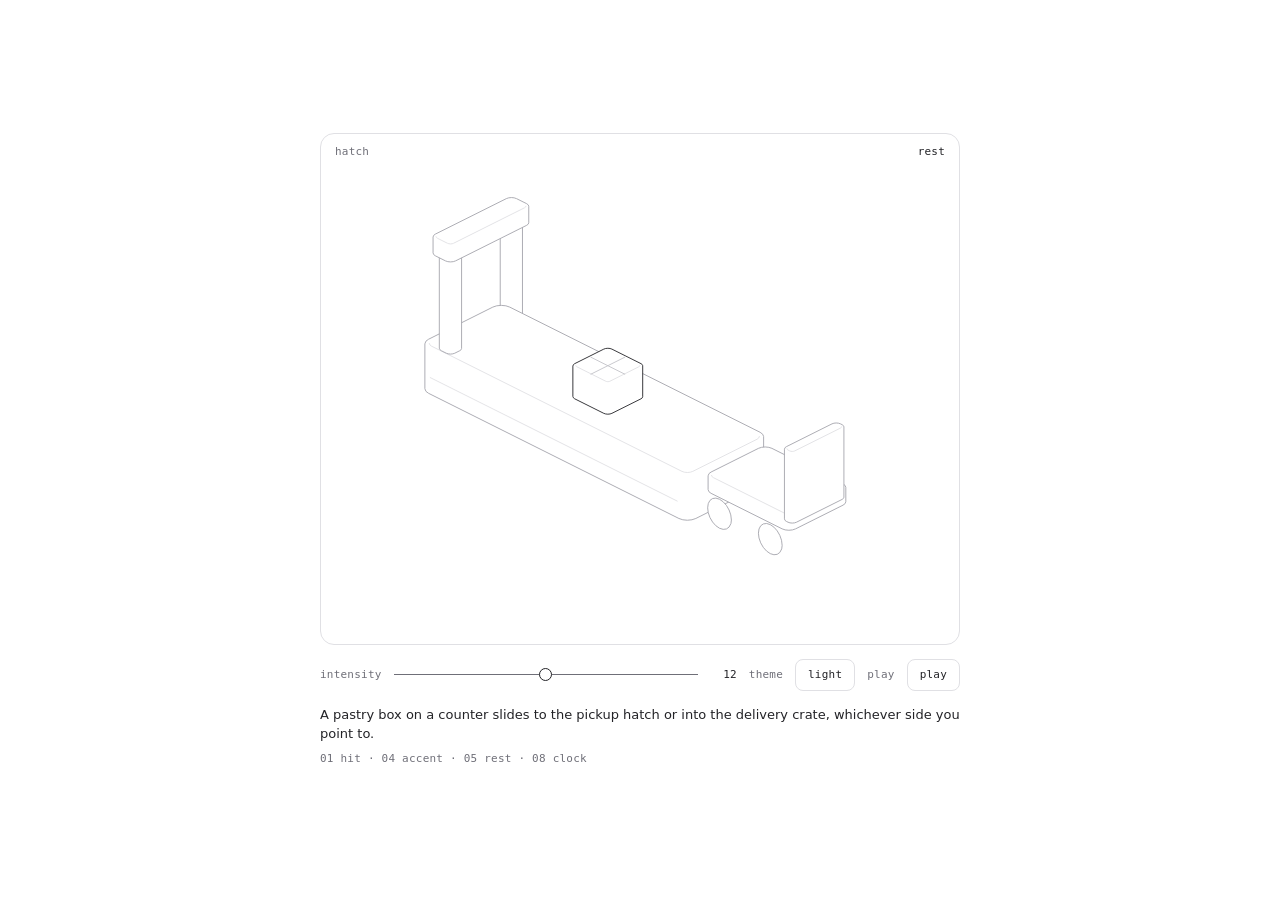
<file: hairline/src/hairline-hatch.html>
<!doctype html>
<html lang="en">
<head>
<meta charset="utf-8">
<meta name="viewport" content="width=device-width, initial-scale=1">
<title>Hairline figure</title>
<link rel="icon" href="data:,">
<style>
  :root { color-scheme: light; --ground: #ffffff; --ink: #232327; --muted: #6f6f78; --line: #e0e0e4; }
  @media (prefers-color-scheme: dark) {
    :root:not([data-theme="light"]) { color-scheme: dark; --ground: #08090a; --ink: #d0d6e0; --muted: #8a8c95; --line: #29292d; }
  }
  :root[data-theme="dark"] { color-scheme: dark; --ground: #08090a; --ink: #d0d6e0; --muted: #8a8c95; --line: #29292d; }
  :root[data-theme="light"] { color-scheme: light; }
  * { box-sizing: border-box; }
  body {
    margin: 0; min-height: 100vh; display: grid; place-items: center; padding: 24px 16px;
    background: var(--ground); color: var(--ink);
    font: 13px/1.5 ui-sans-serif, system-ui, -apple-system, "Segoe UI", sans-serif; -webkit-font-smoothing: antialiased;
  }
  main { width: 100%; max-width: 640px; }
  .plate { position: relative; border: 1px solid var(--line); border-radius: 14px; overflow: hidden; }
  .tag, .label, output, button { font: 11px/1 ui-monospace, SFMono-Regular, Menlo, Consolas, monospace; letter-spacing: 0.02em; }
  .tag { position: absolute; top: 12px; z-index: 1; color: var(--muted); pointer-events: none; }
  #name { left: 14px; }
  #read { right: 14px; color: var(--ink); font-variant-numeric: tabular-nums; }
  .controls { display: flex; flex-wrap: wrap; align-items: center; gap: 4px 12px; margin-top: 14px; }
  .label { color: var(--muted); }
  input[type="range"] {
    flex: 1 1 96px; min-width: 0; height: 32px; margin: 0; background: transparent; cursor: pointer;
    -webkit-appearance: none; appearance: none;
  }
  input[type="range"]::-webkit-slider-runnable-track { height: 1px; background: var(--muted); }
  input[type="range"]::-webkit-slider-thumb {
    -webkit-appearance: none; width: 13px; height: 13px; margin-top: -6px; border-radius: 50%;
    border: 1px solid var(--ink); background: var(--ground);
  }
  input[type="range"]::-moz-range-track { height: 1px; background: var(--muted); }
  input[type="range"]::-moz-range-thumb { width: 11px; height: 11px; border-radius: 50%; border: 1px solid var(--ink); background: var(--ground); }
  input[type="range"]:focus-visible, button:focus-visible { outline: 1.5px solid var(--ink); outline-offset: 2px; }
  output { min-width: 4ch; text-align: right; font-variant-numeric: tabular-nums; }
  button {
    height: 32px; padding: 0 12px; border: 1px solid var(--line); border-radius: 8px;
    background: transparent; color: var(--ink); cursor: pointer;
  }
  #play[aria-pressed="true"] { background: var(--ink); color: var(--ground); border-color: var(--ink); }
  #means { margin: 14px 0 0; text-wrap: pretty; }
  #rules { margin: 6px 0 0; line-height: 1.6; }
  #error { margin: 12px 0 0; padding-left: 10px; border-left: 1px solid var(--ink); }
</style>
</head>
<body>
<main>
  <div class="plate">
    <span class="tag" id="name"></span>
    <span class="tag" id="read"></span>
    <div id="stage"></div>
  </div>
  <div class="controls">
    <label class="label" for="intensity">intensity</label>
    <input id="intensity" type="range" min="0" max="1" step="0.01" value="0.5">
    <output id="value" for="intensity"></output>
    <span class="label">theme</span>
    <button id="theme" type="button" aria-label="Switch between the light and the dark theme"></button>
    <span class="label">play</span>
    <button id="play" type="button" aria-pressed="false">play</button>
  </div>
  <p id="means"></p>
  <p id="rules" class="label"></p>
  <p id="error" role="alert" hidden></p>
</main>
<script id="hl-kernel">
/* hairline kernel sha256:346b48bdef2cdfafd5343eba01494255cf75f9c078e6fcd1aafc62bab62980a1 */
/*
 * HL: everything a figure may call. Read this index; the code under it is the
 * package's src/core, unchanged, and a figure should not need to read it.
 *
 * Every figure is drawn in a 400 × 320 viewBox. World space is x/y on the
 * ground and z up. Plates are filled with the ground colour and painted back
 * to front, so a nearer one covers a farther one: append in that order. At
 * the default camera, Cam(45, 0.5, S), +x runs down to the right and +y down
 * to the left, so the corner with the largest x and y is nearest the viewer:
 * append by ascending x + y, from the far corner (smallest x and y) to it.
 *
 * Camera
 *   Cam(azDeg, k, S)                       a camera: azimuth in degrees, k = sin(elevation) (0.5 is the 2:1 view), S = scale
 *   fit(C, points, cx, cy)                 centres the box of [x, y, z] points on (cx, cy); call it once, before proj
 *                                          it only centres, it never scales: choose S by trying values, with the most extreme pose in points.
 *                                          The six figures use S 1.42 to 2.12; the boxes they fit come out 230 to 310 wide and 180 to 245 tall
 *   proj(C)                                returns P(x, y, z), which gives [sx, sy]
 *   unproj(C, sx, sy, z)                   the world [x, y] under a screen point, on the plane at height z
 *   facing(C)                              returns front(sample): whether a ring sample faces the camera
 * Rounded solids
 *   rrect(u0, v0, u1, v1, r, n)            a rounded rectangle, as a ring of samples {u, v, nu, nv}
 *   circ(R, n)                             a circle, as a ring
 *   rings(x0, y0, x1, y1, r, b)            [ring, inner]: a rounded footprint and its crease ring, inset by b
 *                                          r, the corner radius, is cut to half the shorter side. b, the crease's inset in world units
 *                                          (0.6 to 2.2 in the figures), must stay under half the shorter side or the crease turns inside out
 *   prism(P, front, ring, inner, z0, z1)   {sil, crease}: a solid standing from z0 to z1, as two path strings
 *   ringAt(P, ring, z)                     the ring's points, projected at height z
 *   run(ring, keep)                        the one cyclic run of samples that pass keep
 *   hull(points)                           the convex hull of screen points
 *   extremes(P, ring)                      [left, right, nearest] samples: where dashed drops fall from
 *   fillet(points, radii, n)               rounds every vertex of a closed polygon; returns the new points
 *                                          radii is an array, one radius per vertex, each cut to half its shorter edge; a single number gives NaN.
 *                                          n is the steps round each corner, default 4: each vertex becomes n + 1 points
 *   ghost(P, front, ring, z0, depth)       a reflection's path {d, y0, y1}; reflect() draws it for you
 * Paths and numbers
 *   poly(points)                           a closed path string
 *   open(points)                           an open polyline string
 *   seg(a, b)                              one segment between two screen points [sx, sy], as its own subpath; project world points with P first
 *   clamp(v, a, b)
 *   lerp(a, b, t)
 *   rad(deg)
 *   r2(n)                                  two decimals
 * The continuous clock: one spring per moving number
 *   spring(x, opts)                        at rest on x; write .t to retarget; opts {k, c, m, eps}, default k 100, c 18, m 1
 *   stepS(sp, dt)                          advances by dt seconds; returns whether it is still moving
 * The discrete clock: a 700ms tween on (.32, .72, 0, 1)
 *   tween(v, dur)                          at rest on v; dur defaults to 700 (ms)
 *   tset(tw, to, now, delay)               retargets from where it is, after delay ms: the stagger
 *                                          the same target again does nothing, so calling it on every pointer move is safe
 *   tval(tw, now)                          its value at now
 *   tdone(tw, now)                         whether it has landed
 *   bezier(x1, y1, x2, y2)                 a CSS cubic-bezier, as a function of progress
 *   EASE_LIFT                              the lift curve itself
 *   reducedMotion()                        true when the reader asked for less motion; springs and tweens already land at once
 *   setReducedMotion(on)                   the loop's business, not a figure's
 * Drawing
 *   mk(tag, attrs, parent)                 one svg element: the only way a figure makes a node
 *   solid(parent)                          {g, sil, cr}: a group holding a silhouette path and a crease path
 *   put(solid, paths)                      writes prism()'s {sil, crease} into solid()'s {sil, cr}: sil into sil, crease into cr
 *   flatDot(parent, C, r, cls)             a dot lying on the ground plane; cls is "dot", "dot m" or "dot off"
 *   place(el, point)                       moves a dot or a circle to [sx, sy]
 *   reflect(svg, parent, P, front, ring, z0, depth)   a fading mirror under a solid
 *   fade(svg, y0, y1, a0)                  a vertical fade, as a mask; returns the value for a mask attribute
 * Life
 *   register(stage, tick)                  joins the one frame loop; tick(dt in seconds, now in ms) returns true to ask for another frame; gives {wake, unregister}
 *   pointer(stage, handlers)               {move(point), down(point), leave()}, points in viewBox units; returns its disposer
 *   disposer()                             {add, on, dispose}: collects tear-down, so destroy is bag.dispose
 * The bench's business, not a figure's
 *   css(lightDark)
 *   inject(root)
 *   tour(stage, stops, onStop)             an unseen pointer that walks the stops, [x, y] in viewBox units or null to leave, and gives way to a real one; onStop(i) on each arrival; returns {stop}
 *   LAP                                    the default stops: a diamond around the centre, then a leave
 *
 * Classes, on path, polygon, ellipse and line. They are the whole palette; a
 * figure sets no colour, width or fill of its own.
 *     (none)   filled with the ground colour, medium stroke
 *     sil      the silhouette's stroke        hi    the bright stroke: the only highlight
 *     lo       the dim stroke                 nf    no fill        fo   fill only, no stroke
 *     dash     a dashed guide
 *     dot      a bright dot                   dot m   a medium dot     dot off   a dim dot
 */
var HL = (() => {
  var __defProp = Object.defineProperty;
  var __getOwnPropDesc = Object.getOwnPropertyDescriptor;
  var __getOwnPropNames = Object.getOwnPropertyNames;
  var __hasOwnProp = Object.prototype.hasOwnProperty;
  var __export = (target, all) => {
    for (var name in all)
      __defProp(target, name, { get: all[name], enumerable: true });
  };
  var __copyProps = (to, from, except, desc) => {
    if (from && typeof from === "object" || typeof from === "function") {
      for (let key of __getOwnPropNames(from))
        if (!__hasOwnProp.call(to, key) && key !== except)
          __defProp(to, key, { get: () => from[key], enumerable: !(desc = __getOwnPropDesc(from, key)) || desc.enumerable });
    }
    return to;
  };
  var __toCommonJS = (mod) => __copyProps(__defProp({}, "__esModule", { value: true }), mod);

  // packages/hairline/src/core/kernel.ts
  var kernel_exports = {};
  __export(kernel_exports, {
    Cam: () => Cam,
    EASE_LIFT: () => EASE_LIFT,
    LAP: () => LAP,
    bezier: () => bezier,
    circ: () => circ,
    clamp: () => clamp,
    css: () => css,
    disposer: () => disposer,
    extremes: () => extremes,
    facing: () => facing,
    fade: () => fade,
    fillet: () => fillet,
    fit: () => fit,
    flatDot: () => flatDot,
    ghost: () => ghost,
    hull: () => hull,
    inject: () => inject,
    lerp: () => lerp,
    mk: () => mk,
    open: () => open,
    place: () => place,
    pointer: () => pointer,
    poly: () => poly,
    prism: () => prism,
    proj: () => proj,
    put: () => put,
    r2: () => r2,
    rad: () => rad,
    reducedMotion: () => reducedMotion,
    reflect: () => reflect,
    register: () => register,
    ringAt: () => ringAt,
    rings: () => rings,
    rrect: () => rrect,
    run: () => run,
    seg: () => seg,
    setReducedMotion: () => setReducedMotion,
    solid: () => solid,
    spring: () => spring,
    stepS: () => stepS,
    tdone: () => tdone,
    tour: () => tour,
    tset: () => tset,
    tval: () => tval,
    tween: () => tween,
    unproj: () => unproj
  });

  // packages/hairline/src/core/iso.ts
  var clamp = (v, a, b) => Math.max(a, Math.min(b, v));
  var lerp = (a, b, t) => a + (b - a) * t;
  var rad = (d) => d * Math.PI / 180;
  var r2 = (n) => Math.round(n * 100) / 100;
  var poly = (pts) => "M" + pts.map((p) => r2(p[0]) + " " + r2(p[1])).join("L") + "Z";
  var seg = (a, b) => `M${r2(a[0])} ${r2(a[1])}L${r2(b[0])} ${r2(b[1])}`;
  var open = (pts) => pts.length < 2 ? "" : "M" + pts.map((p) => r2(p[0]) + " " + r2(p[1])).join("L");
  var Cam = (azDeg, k, S) => ({ az: rad(azDeg), k, S, ox: 0, oy: 0 });
  function proj(C) {
    const c = Math.cos(C.az), s = Math.sin(C.az), zf = Math.sqrt(1 - C.k * C.k);
    return (x, y, z) => {
      const X = x * c - y * s, Y = x * s + y * c;
      return [C.ox + C.S * X, C.oy + C.S * (Y * C.k - z * zf)];
    };
  }
  function unproj(C, sx, sy, z) {
    const c = Math.cos(C.az), s = Math.sin(C.az), zf = Math.sqrt(1 - C.k * C.k);
    const X = (sx - C.ox) / C.S, Y = ((sy - C.oy) / C.S + z * zf) / C.k;
    return [X * c + Y * s, -X * s + Y * c];
  }
  function fit(C, pts, cx, cy) {
    C.ox = 0;
    C.oy = 0;
    const P = proj(C);
    let a = 1e9, b = -1e9, c = 1e9, d = -1e9;
    for (const p of pts) {
      const q = P(p[0], p[1], p[2]);
      a = Math.min(a, q[0]);
      b = Math.max(b, q[0]);
      c = Math.min(c, q[1]);
      d = Math.max(d, q[1]);
    }
    C.ox = cx - (a + b) / 2;
    C.oy = cy - (c + d) / 2;
  }
  function rrect(u0, v0, u1, v1, r, n = 4) {
    r = Math.max(0, Math.min(r, (u1 - u0) / 2, (v1 - v0) / 2));
    const out = [];
    for (const [cu, cv, a0] of [[u1 - r, v1 - r, 0], [u0 + r, v1 - r, 90], [u0 + r, v0 + r, 180], [u1 - r, v0 + r, 270]])
      for (let k = 0; k <= n; k++) {
        const a = rad(a0 + 90 * k / n), ca = Math.cos(a), sa = Math.sin(a);
        out.push({ u: cu + r * ca, v: cv + r * sa, nu: ca, nv: sa });
      }
    return out;
  }
  function circ(R, n = 96) {
    const out = [];
    for (let k = 0; k < n; k++) {
      const a = k / n * Math.PI * 2, ca = Math.cos(a), sa = Math.sin(a);
      out.push({ u: R * ca, v: R * sa, nu: ca, nv: sa });
    }
    return out;
  }
  function hull(input) {
    const pts = input.slice().sort((a, b) => a[0] - b[0] || a[1] - b[1]);
    const x = (o, a, b) => (a[0] - o[0]) * (b[1] - o[1]) - (a[1] - o[1]) * (b[0] - o[0]);
    const lo = [], up = [];
    for (const p of pts) {
      while (lo.length > 1 && x(lo[lo.length - 2], lo[lo.length - 1], p) <= 0) lo.pop();
      lo.push(p);
    }
    for (let i = pts.length - 1; i >= 0; i--) {
      const p = pts[i];
      while (up.length > 1 && x(up[up.length - 2], up[up.length - 1], p) <= 0) up.pop();
      up.push(p);
    }
    lo.pop();
    up.pop();
    return lo.concat(up);
  }
  var ringAt = (P, ring, z) => ring.map((q) => P(q.u, q.v, z));
  var facing = (C) => {
    const s = Math.sin(C.az), c = Math.cos(C.az);
    return (q) => q.nu * s + q.nv * c >= -1e-6;
  };
  function run(ring, keep) {
    const n = ring.length;
    let s = -1;
    for (let i = 0; i < n; i++) if (keep(ring[i]) && !keep(ring[(i + n - 1) % n])) {
      s = i;
      break;
    }
    if (s < 0) return keep(ring[0]) ? ring.slice() : [];
    const out = [];
    for (let k = 0; k < n && keep(ring[(s + k) % n]); k++) out.push(ring[(s + k) % n]);
    return out;
  }
  function prism(P, front, ring, inner, z0, z1) {
    return {
      sil: poly(hull(ringAt(P, ring, z1).concat(ringAt(P, ring, z0)))),
      crease: inner ? open(ringAt(P, run(inner, front), z1)) : ""
    };
  }
  var rings = (x0, y0, x1, y1, r, b) => [
    rrect(x0, y0, x1, y1, r),
    rrect(x0 + b, y0 + b, x1 - b, y1 - b, Math.max(0.3, r - b))
  ];
  function extremes(P, ring) {
    const pr = ring.map((q) => P(q.u, q.v, 0));
    let a = 0, b = 0, c = 0;
    pr.forEach((p, k) => {
      if (p[0] < pr[a][0]) a = k;
      if (p[0] > pr[b][0]) b = k;
      if (p[1] > pr[c][1]) c = k;
    });
    return [ring[a], ring[b], ring[c]];
  }
  function fillet(pts, rs, n = 4) {
    const m = pts.length, out = [];
    for (let i = 0; i < m; i++) {
      const a = pts[(i + m - 1) % m], p = pts[i], b = pts[(i + 1) % m];
      const la = Math.hypot(a[0] - p[0], a[1] - p[1]), lb = Math.hypot(b[0] - p[0], b[1] - p[1]);
      const t = Math.min(rs[i], la / 2, lb / 2);
      const p1 = [p[0] + (a[0] - p[0]) / la * t, p[1] + (a[1] - p[1]) / la * t];
      const p2 = [p[0] + (b[0] - p[0]) / lb * t, p[1] + (b[1] - p[1]) / lb * t];
      for (let k = 0; k <= n; k++) {
        const s = k / n, w = 1 - s;
        out.push([w * w * p1[0] + 2 * w * s * p[0] + s * s * p2[0], w * w * p1[1] + 2 * w * s * p[1] + s * s * p2[1]]);
      }
    }
    return out;
  }
  function ghost(P, front, ring, z0, depth) {
    const f = run(ring, front), lowP = ringAt(P, f, z0 - depth);
    return {
      d: open(lowP) + [f[0], f[f.length - 1]].map((q) => seg(P(q.u, q.v, z0), P(q.u, q.v, z0 - depth))).join(""),
      y0: Math.min(...ringAt(P, f, z0).map((p) => p[1])),
      y1: Math.max(...lowP.map((p) => p[1])) + 2
    };
  }

  // packages/hairline/src/core/motion.ts
  var reduced = false;
  var setReducedMotion = (on) => {
    reduced = on;
  };
  var reducedMotion = () => reduced;
  function spring(x, o = {}) {
    return { x, v: 0, t: x, k: o.k ?? 100, c: o.c ?? 18, m: o.m ?? 1, eps: o.eps ?? 0.01 };
  }
  function stepS(sp, dt) {
    if (reduced) {
      sp.x = sp.t;
      sp.v = 0;
      return false;
    }
    const n = Math.max(1, Math.ceil(dt * 240)), h = dt / n;
    for (let i = 0; i < n; i++) {
      const a = (-sp.k * (sp.x - sp.t) - sp.c * sp.v) / sp.m;
      sp.v += a * h;
      sp.x += sp.v * h;
    }
    if (Math.abs(sp.x - sp.t) < sp.eps && Math.abs(sp.v) < sp.eps * 10) {
      sp.x = sp.t;
      sp.v = 0;
      return false;
    }
    return true;
  }
  function bezier(x1, y1, x2, y2) {
    const cx = 3 * x1, bx = 3 * (x2 - x1) - cx, ax = 1 - cx - bx;
    const cy = 3 * y1, by = 3 * (y2 - y1) - cy, ay = 1 - cy - by;
    const X = (u) => ((ax * u + bx) * u + cx) * u;
    const Y = (u) => ((ay * u + by) * u + cy) * u;
    const dX = (u) => (3 * ax * u + 2 * bx) * u + cx;
    return (t) => {
      if (t <= 0) return 0;
      if (t >= 1) return 1;
      let u = t;
      for (let i = 0; i < 8; i++) {
        const e = X(u) - t;
        if (Math.abs(e) < 1e-5) break;
        const d = dX(u);
        if (Math.abs(d) < 1e-6) break;
        u -= e / d;
      }
      if (!(u >= 0 && u <= 1) || Math.abs(X(u) - t) > 1e-4) {
        let lo = 0, hi = 1;
        u = t;
        for (let i = 0; i < 24; i++) {
          if (X(u) < t) lo = u;
          else hi = u;
          u = (lo + hi) / 2;
        }
      }
      return Y(u);
    };
  }
  var EASE_LIFT = bezier(0.32, 0.72, 0, 1);
  var tween = (v, dur = 700) => ({ from: v, to: v, t0: -1e9, dur });
  var tval = (tw, now) => {
    const p = clamp((now - tw.t0) / tw.dur, 0, 1);
    return tw.from + (tw.to - tw.from) * (reduced ? 1 : EASE_LIFT(p));
  };
  var tset = (tw, to, now, delay) => {
    if (tw.to === to) return;
    tw.from = tval(tw, now);
    tw.to = to;
    tw.t0 = now + delay;
  };
  var tdone = (tw, now) => reduced || now >= tw.t0 + tw.dur;

  // packages/hairline/src/core/stage.ts
  var NS = "http://www.w3.org/2000/svg";
  function mk(tag, attrs, parent) {
    const e = document.createElementNS(NS, tag);
    if (attrs) for (const k in attrs) e.setAttribute(k, String(attrs[k]));
    if (parent) parent.appendChild(e);
    return e;
  }
  function solid(parent) {
    const g = mk("g", {}, parent);
    return { g, sil: mk("path", { class: "sil" }, g), cr: mk("path", { class: "nf lo" }, g) };
  }
  var put = (el, s) => {
    el.sil.setAttribute("d", s.sil);
    el.cr.setAttribute("d", s.crease);
  };
  var flatDot = (parent, C, r, cls) => mk("ellipse", { rx: r2(r * C.S), ry: r2(r * C.S * C.k), class: cls }, parent);
  var place = (el, q) => {
    el.setAttribute("cx", String(r2(q[0])));
    el.setAttribute("cy", String(r2(q[1])));
  };
  var fid = 0;
  function fade(svg, y0, y1, a0 = 0.7) {
    const id = "hl-fd" + ++fid, defs = mk("defs", {}, svg);
    const lg = mk("linearGradient", { id: id + "g", gradientUnits: "userSpaceOnUse", x1: 0, y1: r2(y0), x2: 0, y2: r2(y1) }, defs);
    mk("stop", { offset: 0, "stop-color": "#fff", "stop-opacity": a0 }, lg);
    mk("stop", { offset: 1, "stop-color": "#fff", "stop-opacity": 0 }, lg);
    const m = mk("mask", { id, maskUnits: "userSpaceOnUse", x: 0, y: 0, width: 400, height: 320 }, defs);
    mk("rect", { x: 0, y: 0, width: 400, height: 320, fill: `url(#${id}g)` }, m);
    return `url(#${id})`;
  }
  function reflect(svg, parent, P, front, ring, z0, depth) {
    const r = ghost(P, front, ring, z0, depth);
    const gh = mk("g", { class: "ghost", mask: fade(svg, r.y0, r.y1) }, parent);
    mk("path", { d: r.d }, gh);
  }
  var boards = [];
  var byStage = /* @__PURE__ */ new Map();
  var raf = 0;
  var last = 0;
  var io = null;
  var rm = null;
  function frame() {
    const now = performance.now();
    const dt = Math.min(0.05, Math.max(0, (now - last) / 1e3));
    last = now;
    let any = false;
    for (const b of boards.slice()) if (b.vis && b.awake) {
      try {
        b.awake = !!b.tick(dt, now);
      } catch (err) {
        b.awake = false;
        setTimeout(() => {
          throw err;
        });
      }
      any = any || b.awake;
    }
    raf = any ? requestAnimationFrame(frame) : 0;
  }
  function wake(b) {
    b.awake = true;
    if (!raf) {
      last = performance.now();
      raf = requestAnimationFrame(frame);
    }
  }
  var onMotion = () => {
    setReducedMotion(!!rm?.matches);
    boards.forEach(wake);
  };
  function start() {
    if (io) return;
    io = new IntersectionObserver((es) => {
      for (const e of es) {
        const set = byStage.get(e.target);
        if (!set) continue;
        for (const b of set) {
          b.vis = e.isIntersecting;
          if (b.vis) wake(b);
        }
      }
    }, { rootMargin: "80px" });
    rm = matchMedia("(prefers-reduced-motion: reduce)");
    setReducedMotion(rm.matches);
    rm.addEventListener("change", onMotion);
  }
  function stop() {
    if (raf) cancelAnimationFrame(raf);
    raf = 0;
    io?.disconnect();
    io = null;
    rm?.removeEventListener("change", onMotion);
    rm = null;
  }
  function register(stage, tick) {
    start();
    const b = { stage, tick, vis: false, awake: true };
    boards.push(b);
    const peers = byStage.get(stage);
    if (peers) {
      for (const p of peers) b.vis = p.vis;
      peers.add(b);
      if (b.vis) wake(b);
    } else {
      byStage.set(stage, /* @__PURE__ */ new Set([b]));
      io.observe(stage);
    }
    tick(0, performance.now());
    let gone = false;
    return {
      wake: () => {
        if (!gone) wake(b);
      },
      unregister: () => {
        if (gone) return;
        gone = true;
        boards = boards.filter((x) => x !== b);
        const set = byStage.get(stage);
        if (set) {
          set.delete(b);
          if (!set.size) {
            byStage.delete(stage);
            io?.unobserve(stage);
          }
        }
        if (!boards.length) stop();
      }
    };
  }
  var handlers = /* @__PURE__ */ new WeakMap();
  var touring = /* @__PURE__ */ new WeakMap();
  function pointer(stage, on) {
    handlers.set(stage, on);
    let tm = 0;
    const pt = (e) => {
      const r = stage.getBoundingClientRect();
      return [(e.clientX - r.left) / r.width * 400, (e.clientY - r.top) / r.height * 320];
    };
    const move = (e) => {
      clearTimeout(tm);
      touring.get(stage)?.hold();
      on.move(pt(e), e);
    };
    const down = (e) => {
      clearTimeout(tm);
      touring.get(stage)?.hold();
      if (e.pointerType !== "mouse") stage.releasePointerCapture?.(e.pointerId);
      if (on.down) on.down(pt(e), e);
      else on.move(pt(e), e);
    };
    const leave = (e) => {
      clearTimeout(tm);
      tm = window.setTimeout(() => {
        on.leave(e);
        touring.get(stage)?.release();
      }, e.pointerType === "mouse" ? 0 : 1400);
    };
    stage.addEventListener("pointermove", move);
    stage.addEventListener("pointerdown", down);
    stage.addEventListener("pointerleave", leave);
    return () => {
      clearTimeout(tm);
      if (handlers.get(stage) === on) handlers.delete(stage);
      stage.removeEventListener("pointermove", move);
      stage.removeEventListener("pointerdown", down);
      stage.removeEventListener("pointerleave", leave);
    };
  }
  var LAP = [[128, 150], [200, 118], [272, 150], [200, 206], null];
  var TRAVEL = 900;
  var DWELL = 1200;
  var REST = 1800;
  var RESUME = 1200;
  var STAGGER = 450;
  var GHOST = { pointerType: "ghost" };
  var started = 0;
  function entry([x, y]) {
    const dx = x - 200, dy = y - 160;
    if (!dx && !dy) return [200, 320];
    const k = Math.min(dx ? (dx > 0 ? 200 : -200) / dx : Infinity, dy ? (dy > 0 ? 160 : -160) / dy : Infinity);
    return [200 + dx * k, 160 + dy * k];
  }
  function tour(stage, stops, onStop) {
    let i = 0;
    let wait = RESUME + STAGGER * (started++ % 4);
    let t = -1;
    let at = null;
    let origin = [200, 320];
    let hand = false, keys = stage.contains(stage.ownerDocument.activeElement);
    let gone = false;
    const leave = () => {
      at = null;
      t = -1;
      handlers.get(stage)?.leave(GHOST);
    };
    const tick = (dt) => {
      if (hand || keys || !stops.length) return false;
      if (reducedMotion()) {
        if (at) leave();
        return false;
      }
      if (wait > 0) {
        wait -= dt * 1e3;
        return true;
      }
      const stop2 = stops[i];
      if (stop2 === null) {
        if (at) leave();
        onStop?.(i);
        i = (i + 1) % stops.length;
        wait = REST;
        return true;
      }
      const h = handlers.get(stage);
      if (!h) return true;
      if (t < 0) {
        origin = at ?? entry(stop2);
        t = 0;
      }
      t = Math.min(TRAVEL, t + dt * 1e3);
      const k = EASE_LIFT(t / TRAVEL);
      at = [origin[0] + (stop2[0] - origin[0]) * k, origin[1] + (stop2[1] - origin[1]) * k];
      h.move(at, GHOST);
      if (t < TRAVEL) return true;
      onStop?.(i);
      i = (i + 1) % stops.length;
      t = -1;
      wait = DWELL;
      return true;
    };
    const take = () => {
      at = null;
      t = -1;
    };
    const give = () => {
      if (hand || keys) return;
      i = 0;
      t = -1;
      wait = RESUME;
      board.wake();
    };
    const me = {
      hold: () => {
        hand = true;
        take();
      },
      release: () => {
        if (!hand) return;
        hand = false;
        give();
      }
    };
    const focusIn = () => {
      keys = true;
      take();
    };
    const focusOut = (e) => {
      if (keys && !stage.contains(e.relatedTarget)) {
        keys = false;
        give();
      }
    };
    stage.addEventListener("focusin", focusIn);
    stage.addEventListener("focusout", focusOut);
    touring.set(stage, me);
    const board = register(stage, tick);
    return {
      stop: () => {
        if (gone) return;
        gone = true;
        board.unregister();
        stage.removeEventListener("focusin", focusIn);
        stage.removeEventListener("focusout", focusOut);
        if (touring.get(stage) === me) touring.delete(stage);
        if (at) leave();
      }
    };
  }
  function disposer() {
    let fns = [];
    return {
      add: (fn) => {
        fns.push(fn);
      },
      on: (target, type, fn, opts) => {
        const h = fn;
        target.addEventListener(type, h, opts);
        fns.push(() => target.removeEventListener(type, h, opts));
      },
      dispose: () => {
        const run2 = fns;
        fns = [];
        for (let i = run2.length - 1; i >= 0; i--) run2[i]();
      }
    };
  }

  // packages/hairline/src/core/styles.ts
  var LIGHT = { plate: "#ffffff", hi: "#232327", edge: "#a4a4ac", mid: "#c3c3c9", lo: "#e0e0e4" };
  var DARK = { plate: "#08090a", hi: "#d0d6e0", edge: "#5b5d64", mid: "#3e3e44", lo: "#29292d" };
  var KEYS = ["plate", "hi", "edge", "mid", "lo"];
  var vars = (p) => KEYS.map((k) => `--hl-${k}:var(--hairline-${k},${p[k]});`).join("");
  var EASE = "cubic-bezier(0.5,0,0.1,1)";
  var SVG = ":where([data-hairline]>svg)";
  function css(lightDark) {
    const both = Object.fromEntries(KEYS.map((k) => [k, `light-dark(${LIGHT[k]},${DARK[k]})`]));
    return [
      // the box, and the palette: light unless something below says otherwise
      `:where([data-hairline]){display:block;position:relative;aspect-ratio:5/4;touch-action:pan-y;user-select:none;-webkit-user-select:none;--hl-sw:var(--hairline-stroke,0.9);${vars(LIGHT)}}`,
      // the page's color-scheme
      lightDark ? `:where([data-hairline]){${vars(both)}}` : "",
      // an ancestor that says dark
      `:where(.dark,[data-theme="dark"]) :where([data-hairline]){${vars(DARK)}}`,
      // the figure's own theme option
      `:where([data-hairline][data-hairline-theme="light"]){${vars(LIGHT)}}`,
      `:where([data-hairline][data-hairline-theme="dark"]){${vars(DARK)}}`,
      `:where([data-hairline]:focus-visible){outline:1.5px solid var(--hl-hi);outline-offset:2px}`,
      `${SVG}{position:absolute;inset:0;width:100%;height:100%;display:block}`,
      // Riffle's live region: read, not seen
      `:where([data-hairline]>[data-hairline-live]){position:absolute;width:1px;height:1px;margin:-1px;padding:0;border:0;overflow:hidden;clip-path:inset(50%);white-space:nowrap}`,
      // the drawing: plates are filled with the plate colour and painted back to front
      `${SVG} :where(path,polygon,ellipse,line){fill:var(--hl-plate);stroke:var(--hl-mid);stroke-width:var(--hl-sw);vector-effect:non-scaling-stroke;stroke-linejoin:round;stroke-linecap:round;transition:stroke 260ms ${EASE}}`,
      `${SVG} :where(.nf){fill:none}`,
      `${SVG} :where(.fo){stroke:none}`,
      `${SVG} :where(.sil){stroke:var(--hl-edge)}`,
      `${SVG} :where(.hi){stroke:var(--hl-hi)}`,
      `${SVG} :where(.lo){stroke:var(--hl-lo)}`,
      `${SVG} :where(.dash){stroke-dasharray:1 3}`,
      `${SVG} :where(.dot){stroke:none;fill:var(--hl-hi);transition:fill 260ms ${EASE}}`,
      `${SVG} :where(.dot.m){fill:var(--hl-edge)}`,
      `${SVG} :where(.dot.off){fill:var(--hl-lo)}`,
      `${SVG} :where(.ghost path){fill:none;stroke:var(--hl-mid)}`
    ].join("");
  }
  var done = /* @__PURE__ */ new WeakSet();
  function inject(root) {
    if (done.has(root)) return;
    done.add(root);
    const doc = root.nodeType === 9 ? root : root.ownerDocument;
    const win = doc.defaultView;
    const text = css(!!win?.CSS?.supports?.("color", "light-dark(#000,#fff)"));
    if (win && "adoptedStyleSheets" in root) {
      try {
        const sheet = new win.CSSStyleSheet();
        sheet.replaceSync(text);
        root.adoptedStyleSheets = [...root.adoptedStyleSheets, sheet];
        return;
      } catch {
      }
    }
    const style = doc.createElement("style");
    style.setAttribute("data-hairline-style", "");
    style.textContent = text;
    (root.nodeType === 9 ? doc.head ?? doc.documentElement : root).appendChild(style);
  }
  return __toCommonJS(kernel_exports);
})();
/* /hairline kernel */
</script>
<script id="hl-bench">
/*
 * The bench: the page a figure is shown on. It makes the host and the svg the
 * way the package's mount does, hands them to the figure, and owns everything
 * around it: the read-out, the slider, the theme, the line under the stage.
 */
(() => {
  const RULES = ["hit", "order", "reach", "accent", "rest", "honesty", "cost", "clock", "radius", "quiet"];
  const $ = (id) => document.getElementById(id);
  const root = document.documentElement, params = new URLSearchParams(location.search);

  /* the theme: the system's until the switch is pressed, then the switch's */
  const dark = () => (root.dataset.theme ? root.dataset.theme === "dark" : matchMedia("(prefers-color-scheme: dark)").matches);
  const label = () => { $("theme").textContent = dark() ? "dark" : "light"; };
  $("theme").addEventListener("click", () => { root.dataset.theme = dark() ? "light" : "dark"; label(); });
  /* ?theme=light or ?theme=dark wins over the system's, as pressing the switch does */
  if (["light", "dark"].includes(params.get("theme"))) root.dataset.theme = params.get("theme");
  label();

  /* ?intensity=0 sets the slider before the figure mounts, for a look at either end */
  const i = (params.get("intensity") || "").trim();
  if (i && Number.isFinite(Number(i))) $("intensity").value = String(Math.min(1, Math.max(0, Number(i))));

  /* ?w=240 narrows the page, for a look at the size of a thumbnail */
  const w = Number(params.get("w"));
  if (w > 0) document.querySelector("main").style.maxWidth = w + "px";

  /* a figure that fails says so under the stage, instead of leaving an empty plate */
  addEventListener("error", (e) => {
    $("error").hidden = false;
    $("error").textContent = String((e.error && e.error.message) || e.message);
  });

  let mounted = false;
  window.hairline = (figure) => {
    if (mounted) throw new Error("hairline: one figure per page.");
    mounted = true;
    const stage = $("stage"), slider = $("intensity");

    /* intensity to the figure's own number: two straight lines that meet at 0.5, as in the package */
    const [lo, mid, hi] = figure.range;
    const at = (i) => Math.round((i <= 0.5 ? lo + (i / 0.5) * (mid - lo) : mid + ((i - 0.5) / 0.5) * (hi - mid)) * 1000) / 1000;

    HL.inject(document);
    stage.setAttribute("data-hairline", figure.name);
    stage.setAttribute("role", "img");
    stage.setAttribute("aria-label", figure.means);
    const svg = HL.mk("svg", { viewBox: "0 0 400 320", "aria-hidden": "true" }, stage);

    let text = null;
    const read = {
      get textContent() { return text; },
      set textContent(value) { text = value == null ? "" : String(value); $("read").textContent = text; },
    };

    document.title = "Hairline · " + figure.name;
    $("name").textContent = figure.name;
    $("means").textContent = figure.means;
    $("rules").textContent = figure.rules.map((n) => String(n).padStart(2, "0") + " " + RULES[n - 1]).join(" · ");
    const show = () => { $("value").textContent = String(at(Number(slider.value))); };
    show();

    const handle = figure.mount({ stage, svg, read }, at(Number(slider.value)));
    if (text === null) read.textContent = "rest";
    slider.addEventListener("input", () => { show(); handle.set(at(Number(slider.value))); });
    window.hairline.figure = handle;

    /* play: an unseen pointer walks the figure's tour (or HL.LAP) until a hand arrives; ?play=1 starts it on load */
    const play = $("play");
    window.hairline.playing = null;
    play.addEventListener("click", () => {
      const was = play.getAttribute("aria-pressed") === "true";
      if (was) { window.hairline.playing.stop(); window.hairline.playing = null; }
      else window.hairline.playing = HL.tour(stage, figure.tour || HL.LAP, (i) => { if (window.hairline.onStop) window.hairline.onStop(i); });
      play.setAttribute("aria-pressed", String(!was));
    });
    if (params.get("play") === "1") play.click();

    /* ?at=200,160 holds the pointer at a viewBox point, for a picture of the answer without a mouse */
    const p = (params.get("at") || "").split(",").map(Number);
    if (p.length === 2 && p.every(Number.isFinite)) {
      const r = stage.getBoundingClientRect();
      stage.dispatchEvent(new PointerEvent("pointermove", {
        pointerType: "mouse", pointerId: 1, bubbles: true,
        clientX: r.left + (p[0] / 400) * r.width, clientY: r.top + (p[1] / 320) * r.height,
      }));
    }
  };
})();
</script>
<script type="module" id="hl-figure">
/**
 * Hatch: a pastry box on a long counter. At one end, the pickup hatch, a
 * window frame; past the other, a delivery cart on two wheels. The side of
 * the counter the pointer is on decides where the box goes, and it slides there
 * on a 700ms ease with a small hop; the end it goes to takes the bright edge.
 * The read-out says pickup or delivery. The slider is the hop's height.
 *
 * The pattern: one of two. A tween for the choice, a hit test on the ground.
 */
const {
  Cam, facing, fit, lerp, open, prism, proj, rings, seg, unproj,
  tdone, tset, tval, tween, disposer, mk, pointer, put, register, solid,
} = HL;

const L = 150, D = 40, ZC = 22, BW = 22, K0 = L + 8, K1 = L + 58; // counter length, depth, height; box size; the cart
const SPOT = { pickup: 22, delivery: K0 + 12, rest: L / 2 - BW / 2 + 8 };

function mount({ stage, svg, read }, value) {
  const bag = disposer();
  let hop = value;
  const C = Cam(45, 0.5, 1.5);
  fit(C, [[-4, -4, 0], [K1 + 2, D + 4, 0], [K1, -4, ZC + 34], [0, D, ZC + 56], [-4, D + 4, 0], [K0, D + 2, 0]], 200, 166);
  const P = proj(C), front = facing(C);
  const g = mk("g", {}, svg);
  const block = (parent, x0, y0, x1, y1, r, b, z0, z1) => { const s = solid(parent), [o, n] = rings(x0, y0, x1, y1, r, b); put(s, prism(P, front, o, n, z0, z1)); return s; };

  // far parts first: the hatch's back post, then the counter
  const postB = block(g, 4, -2, 12, 6, 2.5, 1, ZC, ZC + 52);
  const counter = block(g, -4, -4, L + 4, D + 4, 5, 1.8, 0, ZC);
  mk("path", { d: seg(P(2, D + 4, 8), P(L - 2, D + 4, 8)), class: "nf lo" }, counter.g);
  // the delivery cart, standing past the counter's end: a push bar at its far end, a deck level with the counter, two wheels
  const deck = block(g, K0, 2, K1, D - 2, 4, 1.4, ZC - 7, ZC);
  const wheel = (cx) => mk("path", { class: "sil", d: "M" + Array.from({ length: 20 }, (_, k) => P(cx + 7 * Math.cos(k / 20 * 2 * Math.PI), D - 1, 8 + 7 * Math.sin(k / 20 * 2 * Math.PI)).join(",")).join("L") + "Z" }, deck.g);
  const wheels = [wheel(K0 + 10), wheel(K1 - 10)];

  const box = solid(g), tie = mk("path", { class: "nf" }, box.g);
  const bar = block(g, K1 - 6, 4, K1, D - 4, 2.5, 1, ZC - 4, ZC + 30);   // nearer than the box on the deck, so painted after it
  const postF = block(g, 4, D - 6, 12, D + 2, 2.5, 1, ZC, ZC + 52);
  const lintel = block(g, 2, -4, 14, D + 4, 3, 1.2, ZC + 46, ZC + 54);
  const ends = { pickup: [postB, postF, lintel], delivery: [bar, deck, ...wheels.map((sil) => ({ sil }))] };

  const tx = tween(SPOT.rest);
  let target = "rest", from = SPOT.rest;
  function draw(now) {
    const x = tval(tx, now), to = SPOT[target], span = Math.abs(to - from) || 1;
    const t = Math.min(1, Math.abs(x - from) / span), z = ZC + hop * Math.sin(Math.PI * t) * (target === "rest" ? 0.4 : 1);
    const inCrate = 0;
    const [o, n] = rings(x, D / 2 - BW / 2, x + BW, D / 2 + BW / 2, 2.4, 1.2);
    put(box, prism(P, front, o, n, z + inCrate, z + inCrate + 15));
    const cx = x + BW / 2, cy = D / 2, top = z + inCrate + 15;
    tie.setAttribute("d", seg(P(cx, cy - BW / 2 + 1, top), P(cx, cy + BW / 2 - 1, top)) + seg(P(x + 1, cy, top), P(x + BW - 1, cy, top)));
  }

  const B = register(stage, (_dt, now) => { draw(now); return !tdone(tx, now); });
  bag.add(B.unregister);

  function choose(name) {
    if (name === target) return;
    const now = performance.now();
    from = tval(tx, now); target = name;
    tset(tx, SPOT[name], now, 0);
    for (const [k, list] of Object.entries(ends)) list.forEach((s) => s.sil.classList.toggle("hi", k === name));
    box.sil.classList.toggle("hi", name === "rest");
    read.textContent = name;
    B.wake();
  }

  target = "x"; choose("rest");
  bag.add(pointer(stage, {
    move: (p) => {
      const [x, y] = unproj(C, p[0], p[1], ZC);
      choose(y < -30 || y > D + 30 || x < -20 || x > L + 20 ? "rest" : x < L / 2 ? "pickup" : "delivery");
    },
    leave: () => choose("rest"),
  }));
  bag.add(() => svg.replaceChildren());
  return { set: (v) => { hop = v; B.wake(); }, destroy: bag.dispose };
}

hairline({
  name: "hatch",
  means: "A pastry box on a counter slides to the pickup hatch or into the delivery crate, whichever side you point to.",
  rules: [1, 4, 5, 8],
  range: [0, 12, 26],
  tour: [[140, 150], [270, 200], null],
  mount,
});
</script>
</body>
</html>
</file>
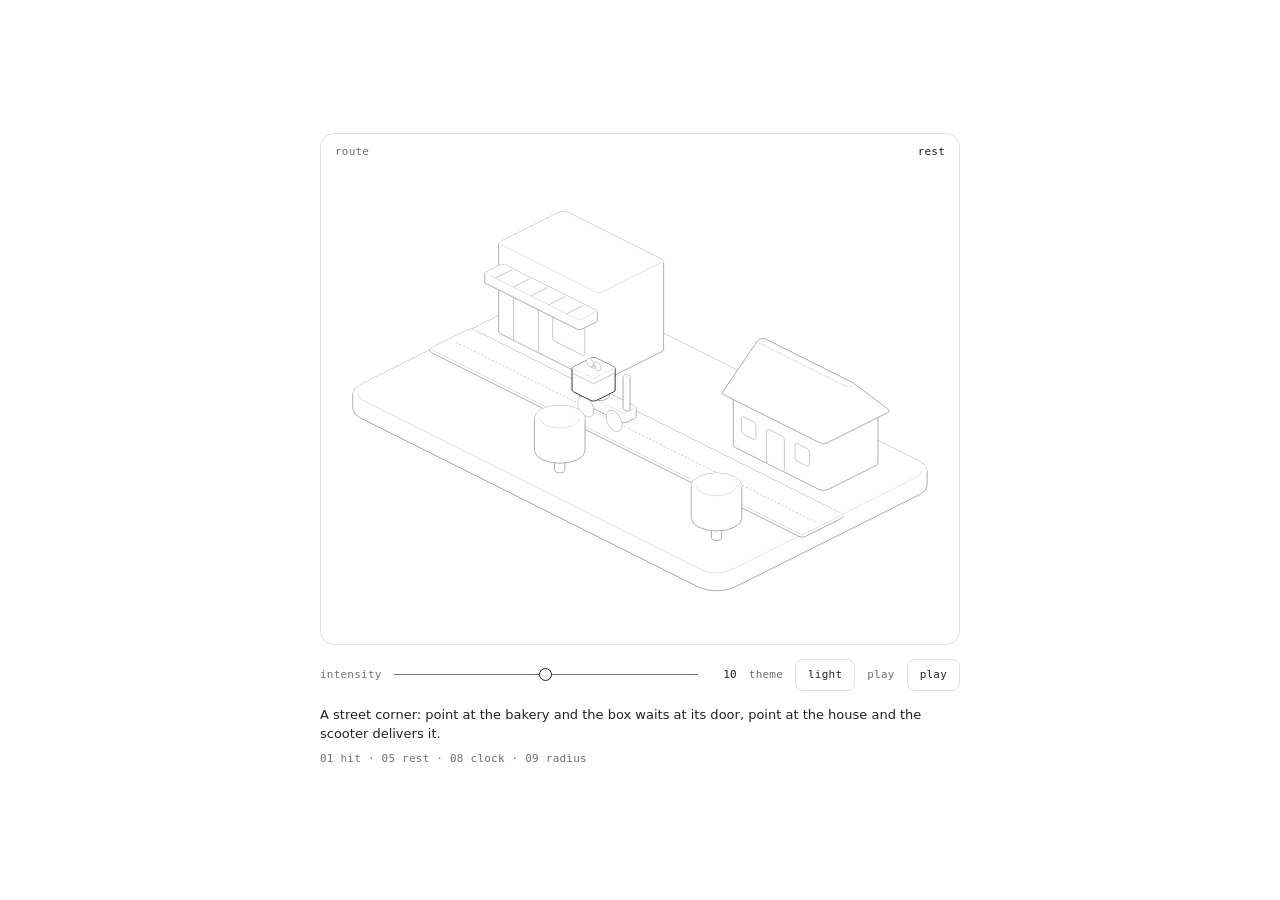
<file: hairline/src/hairline-route.html>
<!doctype html>
<html lang="en">
<head>
<meta charset="utf-8">
<meta name="viewport" content="width=device-width, initial-scale=1">
<title>Hairline figure</title>
<link rel="icon" href="data:,">
<style>
  :root { color-scheme: light; --ground: #ffffff; --ink: #232327; --muted: #6f6f78; --line: #e0e0e4; }
  @media (prefers-color-scheme: dark) {
    :root:not([data-theme="light"]) { color-scheme: dark; --ground: #08090a; --ink: #d0d6e0; --muted: #8a8c95; --line: #29292d; }
  }
  :root[data-theme="dark"] { color-scheme: dark; --ground: #08090a; --ink: #d0d6e0; --muted: #8a8c95; --line: #29292d; }
  :root[data-theme="light"] { color-scheme: light; }
  * { box-sizing: border-box; }
  body {
    margin: 0; min-height: 100vh; display: grid; place-items: center; padding: 24px 16px;
    background: var(--ground); color: var(--ink);
    font: 13px/1.5 ui-sans-serif, system-ui, -apple-system, "Segoe UI", sans-serif; -webkit-font-smoothing: antialiased;
  }
  main { width: 100%; max-width: 640px; }
  .plate { position: relative; border: 1px solid var(--line); border-radius: 14px; overflow: hidden; }
  .tag, .label, output, button { font: 11px/1 ui-monospace, SFMono-Regular, Menlo, Consolas, monospace; letter-spacing: 0.02em; }
  .tag { position: absolute; top: 12px; z-index: 1; color: var(--muted); pointer-events: none; }
  #name { left: 14px; }
  #read { right: 14px; color: var(--ink); font-variant-numeric: tabular-nums; }
  .controls { display: flex; flex-wrap: wrap; align-items: center; gap: 4px 12px; margin-top: 14px; }
  .label { color: var(--muted); }
  input[type="range"] {
    flex: 1 1 96px; min-width: 0; height: 32px; margin: 0; background: transparent; cursor: pointer;
    -webkit-appearance: none; appearance: none;
  }
  input[type="range"]::-webkit-slider-runnable-track { height: 1px; background: var(--muted); }
  input[type="range"]::-webkit-slider-thumb {
    -webkit-appearance: none; width: 13px; height: 13px; margin-top: -6px; border-radius: 50%;
    border: 1px solid var(--ink); background: var(--ground);
  }
  input[type="range"]::-moz-range-track { height: 1px; background: var(--muted); }
  input[type="range"]::-moz-range-thumb { width: 11px; height: 11px; border-radius: 50%; border: 1px solid var(--ink); background: var(--ground); }
  input[type="range"]:focus-visible, button:focus-visible { outline: 1.5px solid var(--ink); outline-offset: 2px; }
  output { min-width: 4ch; text-align: right; font-variant-numeric: tabular-nums; }
  button {
    height: 32px; padding: 0 12px; border: 1px solid var(--line); border-radius: 8px;
    background: transparent; color: var(--ink); cursor: pointer;
  }
  #play[aria-pressed="true"] { background: var(--ink); color: var(--ground); border-color: var(--ink); }
  #means { margin: 14px 0 0; text-wrap: pretty; }
  #rules { margin: 6px 0 0; line-height: 1.6; }
  #error { margin: 12px 0 0; padding-left: 10px; border-left: 1px solid var(--ink); }
</style>
</head>
<body>
<main>
  <div class="plate">
    <span class="tag" id="name"></span>
    <span class="tag" id="read"></span>
    <div id="stage"></div>
  </div>
  <div class="controls">
    <label class="label" for="intensity">intensity</label>
    <input id="intensity" type="range" min="0" max="1" step="0.01" value="0.5">
    <output id="value" for="intensity"></output>
    <span class="label">theme</span>
    <button id="theme" type="button" aria-label="Switch between the light and the dark theme"></button>
    <span class="label">play</span>
    <button id="play" type="button" aria-pressed="false">play</button>
  </div>
  <p id="means"></p>
  <p id="rules" class="label"></p>
  <p id="error" role="alert" hidden></p>
</main>
<script id="hl-kernel">
/* hairline kernel sha256:346b48bdef2cdfafd5343eba01494255cf75f9c078e6fcd1aafc62bab62980a1 */
/*
 * HL: everything a figure may call. Read this index; the code under it is the
 * package's src/core, unchanged, and a figure should not need to read it.
 *
 * Every figure is drawn in a 400 × 320 viewBox. World space is x/y on the
 * ground and z up. Plates are filled with the ground colour and painted back
 * to front, so a nearer one covers a farther one: append in that order. At
 * the default camera, Cam(45, 0.5, S), +x runs down to the right and +y down
 * to the left, so the corner with the largest x and y is nearest the viewer:
 * append by ascending x + y, from the far corner (smallest x and y) to it.
 *
 * Camera
 *   Cam(azDeg, k, S)                       a camera: azimuth in degrees, k = sin(elevation) (0.5 is the 2:1 view), S = scale
 *   fit(C, points, cx, cy)                 centres the box of [x, y, z] points on (cx, cy); call it once, before proj
 *                                          it only centres, it never scales: choose S by trying values, with the most extreme pose in points.
 *                                          The six figures use S 1.42 to 2.12; the boxes they fit come out 230 to 310 wide and 180 to 245 tall
 *   proj(C)                                returns P(x, y, z), which gives [sx, sy]
 *   unproj(C, sx, sy, z)                   the world [x, y] under a screen point, on the plane at height z
 *   facing(C)                              returns front(sample): whether a ring sample faces the camera
 * Rounded solids
 *   rrect(u0, v0, u1, v1, r, n)            a rounded rectangle, as a ring of samples {u, v, nu, nv}
 *   circ(R, n)                             a circle, as a ring
 *   rings(x0, y0, x1, y1, r, b)            [ring, inner]: a rounded footprint and its crease ring, inset by b
 *                                          r, the corner radius, is cut to half the shorter side. b, the crease's inset in world units
 *                                          (0.6 to 2.2 in the figures), must stay under half the shorter side or the crease turns inside out
 *   prism(P, front, ring, inner, z0, z1)   {sil, crease}: a solid standing from z0 to z1, as two path strings
 *   ringAt(P, ring, z)                     the ring's points, projected at height z
 *   run(ring, keep)                        the one cyclic run of samples that pass keep
 *   hull(points)                           the convex hull of screen points
 *   extremes(P, ring)                      [left, right, nearest] samples: where dashed drops fall from
 *   fillet(points, radii, n)               rounds every vertex of a closed polygon; returns the new points
 *                                          radii is an array, one radius per vertex, each cut to half its shorter edge; a single number gives NaN.
 *                                          n is the steps round each corner, default 4: each vertex becomes n + 1 points
 *   ghost(P, front, ring, z0, depth)       a reflection's path {d, y0, y1}; reflect() draws it for you
 * Paths and numbers
 *   poly(points)                           a closed path string
 *   open(points)                           an open polyline string
 *   seg(a, b)                              one segment between two screen points [sx, sy], as its own subpath; project world points with P first
 *   clamp(v, a, b)
 *   lerp(a, b, t)
 *   rad(deg)
 *   r2(n)                                  two decimals
 * The continuous clock: one spring per moving number
 *   spring(x, opts)                        at rest on x; write .t to retarget; opts {k, c, m, eps}, default k 100, c 18, m 1
 *   stepS(sp, dt)                          advances by dt seconds; returns whether it is still moving
 * The discrete clock: a 700ms tween on (.32, .72, 0, 1)
 *   tween(v, dur)                          at rest on v; dur defaults to 700 (ms)
 *   tset(tw, to, now, delay)               retargets from where it is, after delay ms: the stagger
 *                                          the same target again does nothing, so calling it on every pointer move is safe
 *   tval(tw, now)                          its value at now
 *   tdone(tw, now)                         whether it has landed
 *   bezier(x1, y1, x2, y2)                 a CSS cubic-bezier, as a function of progress
 *   EASE_LIFT                              the lift curve itself
 *   reducedMotion()                        true when the reader asked for less motion; springs and tweens already land at once
 *   setReducedMotion(on)                   the loop's business, not a figure's
 * Drawing
 *   mk(tag, attrs, parent)                 one svg element: the only way a figure makes a node
 *   solid(parent)                          {g, sil, cr}: a group holding a silhouette path and a crease path
 *   put(solid, paths)                      writes prism()'s {sil, crease} into solid()'s {sil, cr}: sil into sil, crease into cr
 *   flatDot(parent, C, r, cls)             a dot lying on the ground plane; cls is "dot", "dot m" or "dot off"
 *   place(el, point)                       moves a dot or a circle to [sx, sy]
 *   reflect(svg, parent, P, front, ring, z0, depth)   a fading mirror under a solid
 *   fade(svg, y0, y1, a0)                  a vertical fade, as a mask; returns the value for a mask attribute
 * Life
 *   register(stage, tick)                  joins the one frame loop; tick(dt in seconds, now in ms) returns true to ask for another frame; gives {wake, unregister}
 *   pointer(stage, handlers)               {move(point), down(point), leave()}, points in viewBox units; returns its disposer
 *   disposer()                             {add, on, dispose}: collects tear-down, so destroy is bag.dispose
 * The bench's business, not a figure's
 *   css(lightDark)
 *   inject(root)
 *   tour(stage, stops, onStop)             an unseen pointer that walks the stops, [x, y] in viewBox units or null to leave, and gives way to a real one; onStop(i) on each arrival; returns {stop}
 *   LAP                                    the default stops: a diamond around the centre, then a leave
 *
 * Classes, on path, polygon, ellipse and line. They are the whole palette; a
 * figure sets no colour, width or fill of its own.
 *     (none)   filled with the ground colour, medium stroke
 *     sil      the silhouette's stroke        hi    the bright stroke: the only highlight
 *     lo       the dim stroke                 nf    no fill        fo   fill only, no stroke
 *     dash     a dashed guide
 *     dot      a bright dot                   dot m   a medium dot     dot off   a dim dot
 */
var HL = (() => {
  var __defProp = Object.defineProperty;
  var __getOwnPropDesc = Object.getOwnPropertyDescriptor;
  var __getOwnPropNames = Object.getOwnPropertyNames;
  var __hasOwnProp = Object.prototype.hasOwnProperty;
  var __export = (target, all) => {
    for (var name in all)
      __defProp(target, name, { get: all[name], enumerable: true });
  };
  var __copyProps = (to, from, except, desc) => {
    if (from && typeof from === "object" || typeof from === "function") {
      for (let key of __getOwnPropNames(from))
        if (!__hasOwnProp.call(to, key) && key !== except)
          __defProp(to, key, { get: () => from[key], enumerable: !(desc = __getOwnPropDesc(from, key)) || desc.enumerable });
    }
    return to;
  };
  var __toCommonJS = (mod) => __copyProps(__defProp({}, "__esModule", { value: true }), mod);

  // packages/hairline/src/core/kernel.ts
  var kernel_exports = {};
  __export(kernel_exports, {
    Cam: () => Cam,
    EASE_LIFT: () => EASE_LIFT,
    LAP: () => LAP,
    bezier: () => bezier,
    circ: () => circ,
    clamp: () => clamp,
    css: () => css,
    disposer: () => disposer,
    extremes: () => extremes,
    facing: () => facing,
    fade: () => fade,
    fillet: () => fillet,
    fit: () => fit,
    flatDot: () => flatDot,
    ghost: () => ghost,
    hull: () => hull,
    inject: () => inject,
    lerp: () => lerp,
    mk: () => mk,
    open: () => open,
    place: () => place,
    pointer: () => pointer,
    poly: () => poly,
    prism: () => prism,
    proj: () => proj,
    put: () => put,
    r2: () => r2,
    rad: () => rad,
    reducedMotion: () => reducedMotion,
    reflect: () => reflect,
    register: () => register,
    ringAt: () => ringAt,
    rings: () => rings,
    rrect: () => rrect,
    run: () => run,
    seg: () => seg,
    setReducedMotion: () => setReducedMotion,
    solid: () => solid,
    spring: () => spring,
    stepS: () => stepS,
    tdone: () => tdone,
    tour: () => tour,
    tset: () => tset,
    tval: () => tval,
    tween: () => tween,
    unproj: () => unproj
  });

  // packages/hairline/src/core/iso.ts
  var clamp = (v, a, b) => Math.max(a, Math.min(b, v));
  var lerp = (a, b, t) => a + (b - a) * t;
  var rad = (d) => d * Math.PI / 180;
  var r2 = (n) => Math.round(n * 100) / 100;
  var poly = (pts) => "M" + pts.map((p) => r2(p[0]) + " " + r2(p[1])).join("L") + "Z";
  var seg = (a, b) => `M${r2(a[0])} ${r2(a[1])}L${r2(b[0])} ${r2(b[1])}`;
  var open = (pts) => pts.length < 2 ? "" : "M" + pts.map((p) => r2(p[0]) + " " + r2(p[1])).join("L");
  var Cam = (azDeg, k, S) => ({ az: rad(azDeg), k, S, ox: 0, oy: 0 });
  function proj(C) {
    const c = Math.cos(C.az), s = Math.sin(C.az), zf = Math.sqrt(1 - C.k * C.k);
    return (x, y, z) => {
      const X = x * c - y * s, Y = x * s + y * c;
      return [C.ox + C.S * X, C.oy + C.S * (Y * C.k - z * zf)];
    };
  }
  function unproj(C, sx, sy, z) {
    const c = Math.cos(C.az), s = Math.sin(C.az), zf = Math.sqrt(1 - C.k * C.k);
    const X = (sx - C.ox) / C.S, Y = ((sy - C.oy) / C.S + z * zf) / C.k;
    return [X * c + Y * s, -X * s + Y * c];
  }
  function fit(C, pts, cx, cy) {
    C.ox = 0;
    C.oy = 0;
    const P = proj(C);
    let a = 1e9, b = -1e9, c = 1e9, d = -1e9;
    for (const p of pts) {
      const q = P(p[0], p[1], p[2]);
      a = Math.min(a, q[0]);
      b = Math.max(b, q[0]);
      c = Math.min(c, q[1]);
      d = Math.max(d, q[1]);
    }
    C.ox = cx - (a + b) / 2;
    C.oy = cy - (c + d) / 2;
  }
  function rrect(u0, v0, u1, v1, r, n = 4) {
    r = Math.max(0, Math.min(r, (u1 - u0) / 2, (v1 - v0) / 2));
    const out = [];
    for (const [cu, cv, a0] of [[u1 - r, v1 - r, 0], [u0 + r, v1 - r, 90], [u0 + r, v0 + r, 180], [u1 - r, v0 + r, 270]])
      for (let k = 0; k <= n; k++) {
        const a = rad(a0 + 90 * k / n), ca = Math.cos(a), sa = Math.sin(a);
        out.push({ u: cu + r * ca, v: cv + r * sa, nu: ca, nv: sa });
      }
    return out;
  }
  function circ(R, n = 96) {
    const out = [];
    for (let k = 0; k < n; k++) {
      const a = k / n * Math.PI * 2, ca = Math.cos(a), sa = Math.sin(a);
      out.push({ u: R * ca, v: R * sa, nu: ca, nv: sa });
    }
    return out;
  }
  function hull(input) {
    const pts = input.slice().sort((a, b) => a[0] - b[0] || a[1] - b[1]);
    const x = (o, a, b) => (a[0] - o[0]) * (b[1] - o[1]) - (a[1] - o[1]) * (b[0] - o[0]);
    const lo = [], up = [];
    for (const p of pts) {
      while (lo.length > 1 && x(lo[lo.length - 2], lo[lo.length - 1], p) <= 0) lo.pop();
      lo.push(p);
    }
    for (let i = pts.length - 1; i >= 0; i--) {
      const p = pts[i];
      while (up.length > 1 && x(up[up.length - 2], up[up.length - 1], p) <= 0) up.pop();
      up.push(p);
    }
    lo.pop();
    up.pop();
    return lo.concat(up);
  }
  var ringAt = (P, ring, z) => ring.map((q) => P(q.u, q.v, z));
  var facing = (C) => {
    const s = Math.sin(C.az), c = Math.cos(C.az);
    return (q) => q.nu * s + q.nv * c >= -1e-6;
  };
  function run(ring, keep) {
    const n = ring.length;
    let s = -1;
    for (let i = 0; i < n; i++) if (keep(ring[i]) && !keep(ring[(i + n - 1) % n])) {
      s = i;
      break;
    }
    if (s < 0) return keep(ring[0]) ? ring.slice() : [];
    const out = [];
    for (let k = 0; k < n && keep(ring[(s + k) % n]); k++) out.push(ring[(s + k) % n]);
    return out;
  }
  function prism(P, front, ring, inner, z0, z1) {
    return {
      sil: poly(hull(ringAt(P, ring, z1).concat(ringAt(P, ring, z0)))),
      crease: inner ? open(ringAt(P, run(inner, front), z1)) : ""
    };
  }
  var rings = (x0, y0, x1, y1, r, b) => [
    rrect(x0, y0, x1, y1, r),
    rrect(x0 + b, y0 + b, x1 - b, y1 - b, Math.max(0.3, r - b))
  ];
  function extremes(P, ring) {
    const pr = ring.map((q) => P(q.u, q.v, 0));
    let a = 0, b = 0, c = 0;
    pr.forEach((p, k) => {
      if (p[0] < pr[a][0]) a = k;
      if (p[0] > pr[b][0]) b = k;
      if (p[1] > pr[c][1]) c = k;
    });
    return [ring[a], ring[b], ring[c]];
  }
  function fillet(pts, rs, n = 4) {
    const m = pts.length, out = [];
    for (let i = 0; i < m; i++) {
      const a = pts[(i + m - 1) % m], p = pts[i], b = pts[(i + 1) % m];
      const la = Math.hypot(a[0] - p[0], a[1] - p[1]), lb = Math.hypot(b[0] - p[0], b[1] - p[1]);
      const t = Math.min(rs[i], la / 2, lb / 2);
      const p1 = [p[0] + (a[0] - p[0]) / la * t, p[1] + (a[1] - p[1]) / la * t];
      const p2 = [p[0] + (b[0] - p[0]) / lb * t, p[1] + (b[1] - p[1]) / lb * t];
      for (let k = 0; k <= n; k++) {
        const s = k / n, w = 1 - s;
        out.push([w * w * p1[0] + 2 * w * s * p[0] + s * s * p2[0], w * w * p1[1] + 2 * w * s * p[1] + s * s * p2[1]]);
      }
    }
    return out;
  }
  function ghost(P, front, ring, z0, depth) {
    const f = run(ring, front), lowP = ringAt(P, f, z0 - depth);
    return {
      d: open(lowP) + [f[0], f[f.length - 1]].map((q) => seg(P(q.u, q.v, z0), P(q.u, q.v, z0 - depth))).join(""),
      y0: Math.min(...ringAt(P, f, z0).map((p) => p[1])),
      y1: Math.max(...lowP.map((p) => p[1])) + 2
    };
  }

  // packages/hairline/src/core/motion.ts
  var reduced = false;
  var setReducedMotion = (on) => {
    reduced = on;
  };
  var reducedMotion = () => reduced;
  function spring(x, o = {}) {
    return { x, v: 0, t: x, k: o.k ?? 100, c: o.c ?? 18, m: o.m ?? 1, eps: o.eps ?? 0.01 };
  }
  function stepS(sp, dt) {
    if (reduced) {
      sp.x = sp.t;
      sp.v = 0;
      return false;
    }
    const n = Math.max(1, Math.ceil(dt * 240)), h = dt / n;
    for (let i = 0; i < n; i++) {
      const a = (-sp.k * (sp.x - sp.t) - sp.c * sp.v) / sp.m;
      sp.v += a * h;
      sp.x += sp.v * h;
    }
    if (Math.abs(sp.x - sp.t) < sp.eps && Math.abs(sp.v) < sp.eps * 10) {
      sp.x = sp.t;
      sp.v = 0;
      return false;
    }
    return true;
  }
  function bezier(x1, y1, x2, y2) {
    const cx = 3 * x1, bx = 3 * (x2 - x1) - cx, ax = 1 - cx - bx;
    const cy = 3 * y1, by = 3 * (y2 - y1) - cy, ay = 1 - cy - by;
    const X = (u) => ((ax * u + bx) * u + cx) * u;
    const Y = (u) => ((ay * u + by) * u + cy) * u;
    const dX = (u) => (3 * ax * u + 2 * bx) * u + cx;
    return (t) => {
      if (t <= 0) return 0;
      if (t >= 1) return 1;
      let u = t;
      for (let i = 0; i < 8; i++) {
        const e = X(u) - t;
        if (Math.abs(e) < 1e-5) break;
        const d = dX(u);
        if (Math.abs(d) < 1e-6) break;
        u -= e / d;
      }
      if (!(u >= 0 && u <= 1) || Math.abs(X(u) - t) > 1e-4) {
        let lo = 0, hi = 1;
        u = t;
        for (let i = 0; i < 24; i++) {
          if (X(u) < t) lo = u;
          else hi = u;
          u = (lo + hi) / 2;
        }
      }
      return Y(u);
    };
  }
  var EASE_LIFT = bezier(0.32, 0.72, 0, 1);
  var tween = (v, dur = 700) => ({ from: v, to: v, t0: -1e9, dur });
  var tval = (tw, now) => {
    const p = clamp((now - tw.t0) / tw.dur, 0, 1);
    return tw.from + (tw.to - tw.from) * (reduced ? 1 : EASE_LIFT(p));
  };
  var tset = (tw, to, now, delay) => {
    if (tw.to === to) return;
    tw.from = tval(tw, now);
    tw.to = to;
    tw.t0 = now + delay;
  };
  var tdone = (tw, now) => reduced || now >= tw.t0 + tw.dur;

  // packages/hairline/src/core/stage.ts
  var NS = "http://www.w3.org/2000/svg";
  function mk(tag, attrs, parent) {
    const e = document.createElementNS(NS, tag);
    if (attrs) for (const k in attrs) e.setAttribute(k, String(attrs[k]));
    if (parent) parent.appendChild(e);
    return e;
  }
  function solid(parent) {
    const g = mk("g", {}, parent);
    return { g, sil: mk("path", { class: "sil" }, g), cr: mk("path", { class: "nf lo" }, g) };
  }
  var put = (el, s) => {
    el.sil.setAttribute("d", s.sil);
    el.cr.setAttribute("d", s.crease);
  };
  var flatDot = (parent, C, r, cls) => mk("ellipse", { rx: r2(r * C.S), ry: r2(r * C.S * C.k), class: cls }, parent);
  var place = (el, q) => {
    el.setAttribute("cx", String(r2(q[0])));
    el.setAttribute("cy", String(r2(q[1])));
  };
  var fid = 0;
  function fade(svg, y0, y1, a0 = 0.7) {
    const id = "hl-fd" + ++fid, defs = mk("defs", {}, svg);
    const lg = mk("linearGradient", { id: id + "g", gradientUnits: "userSpaceOnUse", x1: 0, y1: r2(y0), x2: 0, y2: r2(y1) }, defs);
    mk("stop", { offset: 0, "stop-color": "#fff", "stop-opacity": a0 }, lg);
    mk("stop", { offset: 1, "stop-color": "#fff", "stop-opacity": 0 }, lg);
    const m = mk("mask", { id, maskUnits: "userSpaceOnUse", x: 0, y: 0, width: 400, height: 320 }, defs);
    mk("rect", { x: 0, y: 0, width: 400, height: 320, fill: `url(#${id}g)` }, m);
    return `url(#${id})`;
  }
  function reflect(svg, parent, P, front, ring, z0, depth) {
    const r = ghost(P, front, ring, z0, depth);
    const gh = mk("g", { class: "ghost", mask: fade(svg, r.y0, r.y1) }, parent);
    mk("path", { d: r.d }, gh);
  }
  var boards = [];
  var byStage = /* @__PURE__ */ new Map();
  var raf = 0;
  var last = 0;
  var io = null;
  var rm = null;
  function frame() {
    const now = performance.now();
    const dt = Math.min(0.05, Math.max(0, (now - last) / 1e3));
    last = now;
    let any = false;
    for (const b of boards.slice()) if (b.vis && b.awake) {
      try {
        b.awake = !!b.tick(dt, now);
      } catch (err) {
        b.awake = false;
        setTimeout(() => {
          throw err;
        });
      }
      any = any || b.awake;
    }
    raf = any ? requestAnimationFrame(frame) : 0;
  }
  function wake(b) {
    b.awake = true;
    if (!raf) {
      last = performance.now();
      raf = requestAnimationFrame(frame);
    }
  }
  var onMotion = () => {
    setReducedMotion(!!rm?.matches);
    boards.forEach(wake);
  };
  function start() {
    if (io) return;
    io = new IntersectionObserver((es) => {
      for (const e of es) {
        const set = byStage.get(e.target);
        if (!set) continue;
        for (const b of set) {
          b.vis = e.isIntersecting;
          if (b.vis) wake(b);
        }
      }
    }, { rootMargin: "80px" });
    rm = matchMedia("(prefers-reduced-motion: reduce)");
    setReducedMotion(rm.matches);
    rm.addEventListener("change", onMotion);
  }
  function stop() {
    if (raf) cancelAnimationFrame(raf);
    raf = 0;
    io?.disconnect();
    io = null;
    rm?.removeEventListener("change", onMotion);
    rm = null;
  }
  function register(stage, tick) {
    start();
    const b = { stage, tick, vis: false, awake: true };
    boards.push(b);
    const peers = byStage.get(stage);
    if (peers) {
      for (const p of peers) b.vis = p.vis;
      peers.add(b);
      if (b.vis) wake(b);
    } else {
      byStage.set(stage, /* @__PURE__ */ new Set([b]));
      io.observe(stage);
    }
    tick(0, performance.now());
    let gone = false;
    return {
      wake: () => {
        if (!gone) wake(b);
      },
      unregister: () => {
        if (gone) return;
        gone = true;
        boards = boards.filter((x) => x !== b);
        const set = byStage.get(stage);
        if (set) {
          set.delete(b);
          if (!set.size) {
            byStage.delete(stage);
            io?.unobserve(stage);
          }
        }
        if (!boards.length) stop();
      }
    };
  }
  var handlers = /* @__PURE__ */ new WeakMap();
  var touring = /* @__PURE__ */ new WeakMap();
  function pointer(stage, on) {
    handlers.set(stage, on);
    let tm = 0;
    const pt = (e) => {
      const r = stage.getBoundingClientRect();
      return [(e.clientX - r.left) / r.width * 400, (e.clientY - r.top) / r.height * 320];
    };
    const move = (e) => {
      clearTimeout(tm);
      touring.get(stage)?.hold();
      on.move(pt(e), e);
    };
    const down = (e) => {
      clearTimeout(tm);
      touring.get(stage)?.hold();
      if (e.pointerType !== "mouse") stage.releasePointerCapture?.(e.pointerId);
      if (on.down) on.down(pt(e), e);
      else on.move(pt(e), e);
    };
    const leave = (e) => {
      clearTimeout(tm);
      tm = window.setTimeout(() => {
        on.leave(e);
        touring.get(stage)?.release();
      }, e.pointerType === "mouse" ? 0 : 1400);
    };
    stage.addEventListener("pointermove", move);
    stage.addEventListener("pointerdown", down);
    stage.addEventListener("pointerleave", leave);
    return () => {
      clearTimeout(tm);
      if (handlers.get(stage) === on) handlers.delete(stage);
      stage.removeEventListener("pointermove", move);
      stage.removeEventListener("pointerdown", down);
      stage.removeEventListener("pointerleave", leave);
    };
  }
  var LAP = [[128, 150], [200, 118], [272, 150], [200, 206], null];
  var TRAVEL = 900;
  var DWELL = 1200;
  var REST = 1800;
  var RESUME = 1200;
  var STAGGER = 450;
  var GHOST = { pointerType: "ghost" };
  var started = 0;
  function entry([x, y]) {
    const dx = x - 200, dy = y - 160;
    if (!dx && !dy) return [200, 320];
    const k = Math.min(dx ? (dx > 0 ? 200 : -200) / dx : Infinity, dy ? (dy > 0 ? 160 : -160) / dy : Infinity);
    return [200 + dx * k, 160 + dy * k];
  }
  function tour(stage, stops, onStop) {
    let i = 0;
    let wait = RESUME + STAGGER * (started++ % 4);
    let t = -1;
    let at = null;
    let origin = [200, 320];
    let hand = false, keys = stage.contains(stage.ownerDocument.activeElement);
    let gone = false;
    const leave = () => {
      at = null;
      t = -1;
      handlers.get(stage)?.leave(GHOST);
    };
    const tick = (dt) => {
      if (hand || keys || !stops.length) return false;
      if (reducedMotion()) {
        if (at) leave();
        return false;
      }
      if (wait > 0) {
        wait -= dt * 1e3;
        return true;
      }
      const stop2 = stops[i];
      if (stop2 === null) {
        if (at) leave();
        onStop?.(i);
        i = (i + 1) % stops.length;
        wait = REST;
        return true;
      }
      const h = handlers.get(stage);
      if (!h) return true;
      if (t < 0) {
        origin = at ?? entry(stop2);
        t = 0;
      }
      t = Math.min(TRAVEL, t + dt * 1e3);
      const k = EASE_LIFT(t / TRAVEL);
      at = [origin[0] + (stop2[0] - origin[0]) * k, origin[1] + (stop2[1] - origin[1]) * k];
      h.move(at, GHOST);
      if (t < TRAVEL) return true;
      onStop?.(i);
      i = (i + 1) % stops.length;
      t = -1;
      wait = DWELL;
      return true;
    };
    const take = () => {
      at = null;
      t = -1;
    };
    const give = () => {
      if (hand || keys) return;
      i = 0;
      t = -1;
      wait = RESUME;
      board.wake();
    };
    const me = {
      hold: () => {
        hand = true;
        take();
      },
      release: () => {
        if (!hand) return;
        hand = false;
        give();
      }
    };
    const focusIn = () => {
      keys = true;
      take();
    };
    const focusOut = (e) => {
      if (keys && !stage.contains(e.relatedTarget)) {
        keys = false;
        give();
      }
    };
    stage.addEventListener("focusin", focusIn);
    stage.addEventListener("focusout", focusOut);
    touring.set(stage, me);
    const board = register(stage, tick);
    return {
      stop: () => {
        if (gone) return;
        gone = true;
        board.unregister();
        stage.removeEventListener("focusin", focusIn);
        stage.removeEventListener("focusout", focusOut);
        if (touring.get(stage) === me) touring.delete(stage);
        if (at) leave();
      }
    };
  }
  function disposer() {
    let fns = [];
    return {
      add: (fn) => {
        fns.push(fn);
      },
      on: (target, type, fn, opts) => {
        const h = fn;
        target.addEventListener(type, h, opts);
        fns.push(() => target.removeEventListener(type, h, opts));
      },
      dispose: () => {
        const run2 = fns;
        fns = [];
        for (let i = run2.length - 1; i >= 0; i--) run2[i]();
      }
    };
  }

  // packages/hairline/src/core/styles.ts
  var LIGHT = { plate: "#ffffff", hi: "#232327", edge: "#a4a4ac", mid: "#c3c3c9", lo: "#e0e0e4" };
  var DARK = { plate: "#08090a", hi: "#d0d6e0", edge: "#5b5d64", mid: "#3e3e44", lo: "#29292d" };
  var KEYS = ["plate", "hi", "edge", "mid", "lo"];
  var vars = (p) => KEYS.map((k) => `--hl-${k}:var(--hairline-${k},${p[k]});`).join("");
  var EASE = "cubic-bezier(0.5,0,0.1,1)";
  var SVG = ":where([data-hairline]>svg)";
  function css(lightDark) {
    const both = Object.fromEntries(KEYS.map((k) => [k, `light-dark(${LIGHT[k]},${DARK[k]})`]));
    return [
      // the box, and the palette: light unless something below says otherwise
      `:where([data-hairline]){display:block;position:relative;aspect-ratio:5/4;touch-action:pan-y;user-select:none;-webkit-user-select:none;--hl-sw:var(--hairline-stroke,0.9);${vars(LIGHT)}}`,
      // the page's color-scheme
      lightDark ? `:where([data-hairline]){${vars(both)}}` : "",
      // an ancestor that says dark
      `:where(.dark,[data-theme="dark"]) :where([data-hairline]){${vars(DARK)}}`,
      // the figure's own theme option
      `:where([data-hairline][data-hairline-theme="light"]){${vars(LIGHT)}}`,
      `:where([data-hairline][data-hairline-theme="dark"]){${vars(DARK)}}`,
      `:where([data-hairline]:focus-visible){outline:1.5px solid var(--hl-hi);outline-offset:2px}`,
      `${SVG}{position:absolute;inset:0;width:100%;height:100%;display:block}`,
      // Riffle's live region: read, not seen
      `:where([data-hairline]>[data-hairline-live]){position:absolute;width:1px;height:1px;margin:-1px;padding:0;border:0;overflow:hidden;clip-path:inset(50%);white-space:nowrap}`,
      // the drawing: plates are filled with the plate colour and painted back to front
      `${SVG} :where(path,polygon,ellipse,line){fill:var(--hl-plate);stroke:var(--hl-mid);stroke-width:var(--hl-sw);vector-effect:non-scaling-stroke;stroke-linejoin:round;stroke-linecap:round;transition:stroke 260ms ${EASE}}`,
      `${SVG} :where(.nf){fill:none}`,
      `${SVG} :where(.fo){stroke:none}`,
      `${SVG} :where(.sil){stroke:var(--hl-edge)}`,
      `${SVG} :where(.hi){stroke:var(--hl-hi)}`,
      `${SVG} :where(.lo){stroke:var(--hl-lo)}`,
      `${SVG} :where(.dash){stroke-dasharray:1 3}`,
      `${SVG} :where(.dot){stroke:none;fill:var(--hl-hi);transition:fill 260ms ${EASE}}`,
      `${SVG} :where(.dot.m){fill:var(--hl-edge)}`,
      `${SVG} :where(.dot.off){fill:var(--hl-lo)}`,
      `${SVG} :where(.ghost path){fill:none;stroke:var(--hl-mid)}`
    ].join("");
  }
  var done = /* @__PURE__ */ new WeakSet();
  function inject(root) {
    if (done.has(root)) return;
    done.add(root);
    const doc = root.nodeType === 9 ? root : root.ownerDocument;
    const win = doc.defaultView;
    const text = css(!!win?.CSS?.supports?.("color", "light-dark(#000,#fff)"));
    if (win && "adoptedStyleSheets" in root) {
      try {
        const sheet = new win.CSSStyleSheet();
        sheet.replaceSync(text);
        root.adoptedStyleSheets = [...root.adoptedStyleSheets, sheet];
        return;
      } catch {
      }
    }
    const style = doc.createElement("style");
    style.setAttribute("data-hairline-style", "");
    style.textContent = text;
    (root.nodeType === 9 ? doc.head ?? doc.documentElement : root).appendChild(style);
  }
  return __toCommonJS(kernel_exports);
})();
/* /hairline kernel */
</script>
<script id="hl-bench">
/*
 * The bench: the page a figure is shown on. It makes the host and the svg the
 * way the package's mount does, hands them to the figure, and owns everything
 * around it: the read-out, the slider, the theme, the line under the stage.
 */
(() => {
  const RULES = ["hit", "order", "reach", "accent", "rest", "honesty", "cost", "clock", "radius", "quiet"];
  const $ = (id) => document.getElementById(id);
  const root = document.documentElement, params = new URLSearchParams(location.search);

  /* the theme: the system's until the switch is pressed, then the switch's */
  const dark = () => (root.dataset.theme ? root.dataset.theme === "dark" : matchMedia("(prefers-color-scheme: dark)").matches);
  const label = () => { $("theme").textContent = dark() ? "dark" : "light"; };
  $("theme").addEventListener("click", () => { root.dataset.theme = dark() ? "light" : "dark"; label(); });
  /* ?theme=light or ?theme=dark wins over the system's, as pressing the switch does */
  if (["light", "dark"].includes(params.get("theme"))) root.dataset.theme = params.get("theme");
  label();

  /* ?intensity=0 sets the slider before the figure mounts, for a look at either end */
  const i = (params.get("intensity") || "").trim();
  if (i && Number.isFinite(Number(i))) $("intensity").value = String(Math.min(1, Math.max(0, Number(i))));

  /* ?w=240 narrows the page, for a look at the size of a thumbnail */
  const w = Number(params.get("w"));
  if (w > 0) document.querySelector("main").style.maxWidth = w + "px";

  /* a figure that fails says so under the stage, instead of leaving an empty plate */
  addEventListener("error", (e) => {
    $("error").hidden = false;
    $("error").textContent = String((e.error && e.error.message) || e.message);
  });

  let mounted = false;
  window.hairline = (figure) => {
    if (mounted) throw new Error("hairline: one figure per page.");
    mounted = true;
    const stage = $("stage"), slider = $("intensity");

    /* intensity to the figure's own number: two straight lines that meet at 0.5, as in the package */
    const [lo, mid, hi] = figure.range;
    const at = (i) => Math.round((i <= 0.5 ? lo + (i / 0.5) * (mid - lo) : mid + ((i - 0.5) / 0.5) * (hi - mid)) * 1000) / 1000;

    HL.inject(document);
    stage.setAttribute("data-hairline", figure.name);
    stage.setAttribute("role", "img");
    stage.setAttribute("aria-label", figure.means);
    const svg = HL.mk("svg", { viewBox: "0 0 400 320", "aria-hidden": "true" }, stage);

    let text = null;
    const read = {
      get textContent() { return text; },
      set textContent(value) { text = value == null ? "" : String(value); $("read").textContent = text; },
    };

    document.title = "Hairline · " + figure.name;
    $("name").textContent = figure.name;
    $("means").textContent = figure.means;
    $("rules").textContent = figure.rules.map((n) => String(n).padStart(2, "0") + " " + RULES[n - 1]).join(" · ");
    const show = () => { $("value").textContent = String(at(Number(slider.value))); };
    show();

    const handle = figure.mount({ stage, svg, read }, at(Number(slider.value)));
    if (text === null) read.textContent = "rest";
    slider.addEventListener("input", () => { show(); handle.set(at(Number(slider.value))); });
    window.hairline.figure = handle;

    /* play: an unseen pointer walks the figure's tour (or HL.LAP) until a hand arrives; ?play=1 starts it on load */
    const play = $("play");
    window.hairline.playing = null;
    play.addEventListener("click", () => {
      const was = play.getAttribute("aria-pressed") === "true";
      if (was) { window.hairline.playing.stop(); window.hairline.playing = null; }
      else window.hairline.playing = HL.tour(stage, figure.tour || HL.LAP, (i) => { if (window.hairline.onStop) window.hairline.onStop(i); });
      play.setAttribute("aria-pressed", String(!was));
    });
    if (params.get("play") === "1") play.click();

    /* ?at=200,160 holds the pointer at a viewBox point, for a picture of the answer without a mouse */
    const p = (params.get("at") || "").split(",").map(Number);
    if (p.length === 2 && p.every(Number.isFinite)) {
      const r = stage.getBoundingClientRect();
      stage.dispatchEvent(new PointerEvent("pointermove", {
        pointerType: "mouse", pointerId: 1, bubbles: true,
        clientX: r.left + (p[0] / 400) * r.width, clientY: r.top + (p[1] / 320) * r.height,
      }));
    }
  };
})();
</script>
<script type="module" id="hl-figure">
/**
 * Route: one street corner. The bakery, with its striped awning, stands on the
 * left of the road; a customer's house on the right; a delivery scooter is
 * parked at the bakery with a pastry box on its rack. Point at the bakery side
 * and the box hops down to the bakery's door: pickup. Point at the house side
 * and the scooter rides the box down the road to the house: delivery. The end
 * chosen takes the bright edge; the read-out names it. The slider is the hop.
 *
 * The pattern: one of two. Tweens for the choice, a hit test on the ground.
 * Each solid carries a kind class (k-*) and a top face (fo face), so a page may
 * colour them; the figure itself sets no colour.
 */
const {
  Cam, fit, facing, hull, open, poly, prism, proj, rings, ringAt, rrect, run, seg, unproj,
  tdone, tset, tval, tween, disposer, mk, pointer, put, register, solid,
} = HL;

const GW = 210, GD = 124, RY0 = 52, RY1 = 76;                    // ground, and the road's two edges
const SHOP = [8, 8, 66, 46, 40], HOUSE = [138, 12, 190, 44, 24]; // x0, y0, x1, y1, wall height
const PARK = 76, DROP = 152, BOXZ = 13;                           // scooter x at the bakery, at the house; rack height

function mount({ stage, svg, read }, value) {
  const bag = disposer();
  let hop = value;
  const C = Cam(45, 0.5, 1.58);
  fit(C, [[0, 0, -7], [GW, GD, -7], [GW, 0, 0], [0, GD, 0], [SHOP[0], SHOP[1], SHOP[4] + 4], [164, 28, HOUSE[4] + 20]], 200, 166);
  const P = proj(C), front = facing(C);
  const g = mk("g", {}, svg);
  const face = (s, kind) => { s.g.classList.add("k-" + kind); const f = mk("path", { class: "fo face" }, s.g); s.sil.after(f); return f; };
  const block = (parent, kind, x0, y0, x1, y1, r, b, z0, z1) => {
    const s = solid(parent), [o, n] = rings(x0, y0, x1, y1, r, b);
    put(s, prism(P, front, o, n, z0, z1)); face(s, kind).setAttribute("d", poly(ringAt(P, o, z1)));
    return s;
  };
  const onFace = (y, x0, x1, z0, z1, cls, parent) => mk("path", { class: cls, d: poly(rrect(x0, z0, x1, z1, 1.2, 3).map((q) => P(q.u, y, q.v))) }, parent);

  // Laminate & Loaf's gift box: a ribbon down the two near sides and across the lid, a lid seam, a bow on top,
  // and, on the larger boxes, a small gift tag on the lid with the L&L monogram.
  const AMP = [[3.6, 0], [1, 3.4], [1, 4.8], [1.8, 5.6], [2.6, 5], [2.4, 4], [0.6, 2.4], [0.6, 0.8], [1.6, 0], [2.8, 0.4], [3.8, 1.8]];
  function brand(x0, y0, x1, y1, z0, z1, mono) {
    const s = (x1 - x0) / 23, w = 2.8 * s, cx = (x0 + x1) / 2, cy = (y0 + y1) / 2, zl = z1 - 3 * s;
    const quad = (pts) => poly(pts.map((q) => P(q[0], q[1], q[2])));
    const ribbon = quad([[cx - w / 2, y1, z0 + 0.4], [cx + w / 2, y1, z0 + 0.4], [cx + w / 2, y1, z1], [cx - w / 2, y1, z1]]) +
      quad([[x1, cy - w / 2, z0 + 0.4], [x1, cy + w / 2, z0 + 0.4], [x1, cy + w / 2, z1], [x1, cy - w / 2, z1]]) +
      quad([[x0 + 0.6, cy - w / 2, z1], [x1, cy - w / 2, z1], [x1, cy + w / 2, z1], [x0 + 0.6, cy + w / 2, z1]]) +
      quad([[cx - w / 2, y0 + 0.6, z1], [cx + w / 2, y0 + 0.6, z1], [cx + w / 2, y1, z1], [cx - w / 2, y1, z1]]);
    const lid = open([P(x0 + 2 * s, y1, zl), P(x1, y1, zl), P(x1, y0 + 2 * s, zl)]);
    const loop = (dx) => poly(Array.from({ length: 16 }, (_, i) => { const t = i / 16 * 2 * Math.PI; return P(cx + dx + 3.6 * s * Math.cos(t), cy, z1 + 3.2 * s + 3.2 * s * Math.sin(t)); }));
    const knot = poly(Array.from({ length: 12 }, (_, i) => { const t = i / 12 * 2 * Math.PI; return P(cx + 1.8 * s * Math.cos(t), cy + 1.8 * s * Math.sin(t), z1 + 1.2 * s); }));
    const bow = loop(-3.6 * s) + loop(3.6 * s) + knot;
    let tag = "", m = "";
    if (mono) {
      const tx0 = x1 - 9.5 * s, tx1 = x1 - 2 * s, ty0 = y1 - 6.4 * s, ty1 = y1 - 1.6 * s;
      tag = quad([[tx0, ty0, z1 + 0.1], [tx1, ty0, z1 + 0.1], [tx1, ty1, z1 + 0.1], [tx0, ty1, z1 + 0.1]]);
      const k = (tx1 - tx0 - 1.6 * s) / 12.4, mx = (tx0 + tx1) / 2, my = (ty0 + ty1) / 2, at = (gx, gy) => P(mx + (gx - 6.2) * k, my - (gy - 3) * k, z1 + 0.1);
      m = open([at(0, 6), at(0, 0), at(3, 0)]) + open(AMP.map(([u, v]) => at(4.4 + u, v))) + open([at(9.4, 6), at(9.4, 0), at(12.4, 0)]);
    }
    return { ribbon, lid, tag, mono: m, bow };
  }
  const brandEls = (parent) => ({ ribbon: mk("path", { class: "fo ribbon" }, parent), lid: mk("path", { class: "nf lidline" }, parent), tag: mk("path", { class: "tag" }, parent), mono: mk("path", { class: "nf mono" }, parent), bow: mk("path", { class: "bow" }, parent) });
  const NOBRAND = { ribbon: "", lid: "", tag: "", mono: "", bow: "" };
  const setBrand = (els, b) => { for (const k in els) els[k].setAttribute("d", b[k]); };

  // ground and the two buildings behind the road, far to near
  block(g, "grass", 0, 0, GW, GD, 10, 2, -7, 0);
  const shop = block(g, "shop", SHOP[0], SHOP[1], SHOP[2], SHOP[3], 3, 1.2, 0, SHOP[4]);
  onFace(SHOP[3], 18, 32, 0, 20, "door", shop.g); onFace(SHOP[3], 40, 58, 9, 22, "win", shop.g);
  const house = block(g, "house", HOUSE[0], HOUSE[1], HOUSE[2], HOUSE[3], 2.5, 1, 0, HOUSE[4]);
  onFace(HOUSE[3], 158, 168, 0, 16, "door", house.g); onFace(HOUSE[3], 144, 152, 8, 16, "win", house.g); onFace(HOUSE[3], 174, 182, 8, 16, "win", house.g);
  // the roof: a gable, its eaves a little wider than the walls, its ridge running along x
  const roof = solid(g), foot = rrect(HOUSE[0] - 3, HOUSE[1] - 3, HOUSE[2] + 3, HOUSE[3] + 3, 2, 4), ridge = rrect(HOUSE[0], 26, HOUSE[2], 30, 1.5, 4);
  put(roof, { sil: poly(hull(ringAt(P, foot, HOUSE[4]).concat(ringAt(P, ridge, HOUSE[4] + 18)))), crease: open(ringAt(P, run(ridge, front), HOUSE[4] + 18)) });
  roof.g.classList.add("k-roof");

  // the road, its centre line, then the awning, which reaches out over the pavement
  block(g, "road", 0, RY0, GW, RY1, 2, 1, 0, 0.6);
  mk("path", { class: "nf dash", d: seg(P(4, (RY0 + RY1) / 2, 0.6), P(GW - 4, (RY0 + RY1) / 2, 0.6)) }, g);
  const awning = block(g, "awning", SHOP[0] + 2, SHOP[3] - 2, SHOP[2] - 2, SHOP[3] + 9, 1.5, 0.8, 27, 31);
  mk("path", { class: "nf stripe", d: [16, 26, 36, 46, 56].map((x) => seg(P(x, SHOP[3] - 1, 31), P(x, SHOP[3] + 8, 31))).join("") }, awning.g);

  // the scooter and the box, redrawn as they move
  const sc = { deck: solid(g), seat: solid(g), mast: solid(g) };
  const scFaces = { deck: face(sc.deck, "scooter"), seat: face(sc.seat, "seat"), mast: face(sc.mast, "scooter") };
  const wheels = [0, 1].map(() => mk("path", { class: "wheel" }, g));
  const box = solid(g), boxFace = face(box, "pbox"), boxBrand = brandEls(box.g);

  // two trees on the near verge, for the corner's composition
  [[104, 106], [186, 100]].forEach(([x, y]) => {
    block(g, "trunk", x - 2, y - 2, x + 2, y + 2, 2, 0.6, 0, 9);
    block(g, "tree", x - 10, y - 10, x + 10, y + 10, 10, 2, 9, 24);
  });

  const sx = tween(PARK), bx = tween(0);                          // scooter x; box: 0 on the rack, 1 at the bakery's door
  let choice = "rest";
  function drawScooter(x) {
    const y0 = RY0 + 8, y1 = RY1 - 8;
    const part = (s, f, a, b2, z0, z1, x0, x1) => { const [o, n] = rings(x0, a, x1, b2, 2, 0.8); put(s, prism(P, front, o, n, z0, z1)); f.setAttribute("d", poly(ringAt(P, o, z1))); };
    part(sc.deck, scFaces.deck, y0, y1, 5, 9, x, x + 26);
    part(sc.seat, scFaces.seat, y0 + 1, y1 - 1, 9, 12, x + 2, x + 12);
    part(sc.mast, scFaces.mast, y0 + 3, y1 - 3, 9, 24, x + 22, x + 25);
    [x + 5, x + 21].forEach((cx, k) => wheels[k].setAttribute("d", poly(Array.from({ length: 18 }, (_, i) => P(cx + 4.5 * Math.cos(i / 18 * 2 * Math.PI), y1 + 0.5, 4.5 + 4.5 * Math.sin(i / 18 * 2 * Math.PI))))));
  }
  function drawBox(now, x) {
    const t = tval(bx, now), rack = [x + 2, RY0 + 9, BOXZ], door = [SHOP[0] + 9, SHOP[3] + 3, 0];
    const bx0 = rack[0] + (door[0] - rack[0]) * t, by0 = rack[1] + (door[1] - rack[1]) * t;
    const lift = hop * Math.sin(Math.PI * Math.min(1, Math.max(0, t))), bz = rack[2] + (door[2] - rack[2]) * t + lift;
    const [o, n] = rings(bx0, by0, bx0 + 13, by0 + 13, 1.6, 0.8);
    put(box, prism(P, front, o, n, bz, bz + 10)); boxFace.setAttribute("d", poly(ringAt(P, o, bz + 10)));
    setBrand(boxBrand, brand(bx0, by0, bx0 + 13, by0 + 13, bz, bz + 10, false));
  }
  const B = register(stage, (_dt, now) => {
    const x = tval(sx, now);
    drawScooter(x); drawBox(now, x);
    return !tdone(sx, now) || !tdone(bx, now);
  });
  bag.add(B.unregister);

  function choose(name) {
    if (name === choice) return;
    const now = performance.now();
    choice = name;
    tset(sx, name === "delivery" ? DROP : PARK, now, name === "delivery" && tval(bx, now) > 0.05 ? 350 : 0);
    tset(bx, name === "pickup" ? 1 : 0, now, name === "pickup" && tval(sx, now) > PARK + 2 ? 600 : 0);
    [shop, awning].forEach((s) => s.sil.classList.toggle("hi", name === "pickup"));
    [house, roof].forEach((s) => s.sil.classList.toggle("hi", name === "delivery"));
    box.sil.classList.toggle("hi", name === "rest");
    read.textContent = name;
    B.wake();
  }

  choice = ""; choose("rest");
  bag.add(pointer(stage, {
    move: (p) => {
      const [x, y] = unproj(C, p[0], p[1], 0);
      choose(x < -10 || x > GW + 10 || y < -10 || y > GD + 10 ? "rest" : x < GW / 2 - 10 ? "pickup" : "delivery");
    },
    leave: () => choose("rest"),
  }));
  bag.add(() => svg.replaceChildren());
  return { set: (v) => { hop = v; B.wake(); }, destroy: bag.dispose };
}

hairline({
  name: "route",
  means: "A street corner: point at the bakery and the box waits at its door, point at the house and the scooter delivers it.",
  rules: [1, 5, 8, 9],
  range: [0, 10, 20],
  tour: [[120, 150], [300, 170], null],
  mount,
});
</script>
</body>
</html>
</file>
<file: styles.css>
/* Laminate & Loaf: shared styles for the home page and the order page.
   Design system (ui-ux-pro-max, food/delivery): trust blue for structure, warm crust orange for the
   one primary action per screen, butter yellow for the brand's memorable moments. Young Serif + Figtree. */
:root{
  --tile:#E7EFF3;      /* page ground, bakery-tile blue */
  --paper:#FFFFFF;
  --ink:#14323A;
  --ink-soft:#4A646C;
  --box:#2F6F8F;       /* pastry-box blue: structure, links, stripes */
  --box-dark:#245A75;
  --cta:#C2511A;       /* crust orange: the primary action */
  --cta-dark:#A3420F;
  --butter:#F5C842;
  --dough:#F3DDAA;
  --crust:#B5652A;
  --line:#CFDDE3;
  --ok:#2E7D4F;
  --err:#B23A2B;
  --serif:"Young Serif", Georgia, "Times New Roman", serif;
  --sans:"Figtree", "Segoe UI", system-ui, sans-serif;
  --r-sm:10px; --r-md:14px; --r-lg:20px;
  --shadow:0 1px 2px rgba(20,50,58,.06),0 6px 20px rgba(20,50,58,.08);
  --ease-out:cubic-bezier(.22,1,.36,1);
  --z-header:20; --z-bar:30; --z-sheet:40;
  color-scheme:light;
}
*{box-sizing:border-box}
html{scroll-padding-top:84px;-webkit-text-size-adjust:100%}
@media (prefers-reduced-motion:no-preference){html{scroll-behavior:smooth}}
body{margin:0;background:var(--tile);color:var(--ink);font:17px/1.6 var(--sans);-webkit-font-smoothing:antialiased}
img,svg{max-width:100%;display:block}
a{color:var(--box)}
h1,h2,h3{font-family:var(--serif);font-weight:400;line-height:1.1;margin:0;text-wrap:balance}
p{margin:0}
button{cursor:pointer;touch-action:manipulation}
button,input,select,textarea{font:inherit;color:inherit}
:focus-visible{outline:3px solid var(--box);outline-offset:3px;border-radius:6px}
.col{max-width:1160px;margin:0 auto;padding-inline:max(20px,env(safe-area-inset-left,0px))}
.skip{position:absolute;left:-999px;top:8px;background:var(--paper);padding:10px 14px;border-radius:8px;z-index:100}
.skip:focus{left:12px}
.sr{position:absolute;width:1px;height:1px;overflow:hidden;clip:rect(0 0 0 0);white-space:nowrap}

/* concept banner */
.concept{background:var(--ink);color:#DCE9EE;font-size:.84rem;text-align:center;padding:7px 16px}
.concept b{color:var(--butter);font-weight:600}

/* header */
header.top{position:sticky;top:0;z-index:var(--z-header);background:rgba(255,255,255,.95);backdrop-filter:saturate(1.2) blur(8px);border-bottom:1px solid var(--line)}
header.top .col{display:flex;align-items:center;gap:16px;min-height:68px}
.mark{font-family:var(--serif);font-size:1.45rem;text-decoration:none;color:var(--ink);white-space:nowrap}
.mark span{color:var(--crust)}
.status{display:flex;align-items:center;gap:8px;font-size:.9rem;color:var(--ink-soft);margin-right:auto}
.status i{width:9px;height:9px;border-radius:50%;background:var(--ok);flex:0 0 auto}
.status.closed i{background:var(--err)}
nav.links{display:flex;gap:22px}
nav.links a{color:var(--ink);text-decoration:none;font-weight:500;font-size:.95rem;padding:10px 0}
nav.links a:hover,nav.links a[aria-current="page"]{color:var(--box)}

/* buttons */
.btn{display:inline-flex;align-items:center;justify-content:center;gap:8px;border:0;border-radius:999px;min-height:46px;padding:12px 22px;font-weight:600;text-decoration:none;line-height:1.1;transition:background-color .2s var(--ease-out),transform .15s var(--ease-out)}
.btn:active{transform:scale(.97)}
.btn-cta{background:var(--cta);color:#fff}
.btn-cta:hover{background:var(--cta-dark)}
.btn-blue{background:var(--box);color:#fff}
.btn-blue:hover{background:var(--box-dark)}
.btn-ghost{background:transparent;color:var(--ink);box-shadow:inset 0 0 0 1.5px var(--ink)}
.btn-ghost:hover{background:var(--paper)}
.btn svg{width:20px;height:20px;flex:0 0 auto}

/* artwork frames, every one carries the concept watermark */
.art{display:block;position:relative;overflow:hidden;isolation:isolate}
.art > svg{width:100%;height:100%}
.art > img{width:100%;height:100%;object-fit:cover;display:block}
.art.photo::after{background-image:url("data:image/svg+xml,%3Csvg xmlns='http://www.w3.org/2000/svg' width='240' height='130'%3E%3Ctext x='14' y='74' transform='rotate(-22 120 65)' font-family='Arial,Helvetica,sans-serif' font-size='16' font-weight='700' letter-spacing='3' fill='%23ffffff' fill-opacity='0.42' stroke='%2314323A' stroke-opacity='0.18' stroke-width='0.6'%3ECONCEPT ONLY%3C/text%3E%3C/svg%3E");background-size:240px 130px}
/* Hairline figures: the site's palette on the engine's own variables */
/* Hairline figures: the site's palette on the engine's own variables. The figures set no colour; each solid
   carries a kind class (k-*) and a top face (.face), and the page fills them: sides darker, tops lighter. */
[data-hairline]{--hairline-plate:#ffffff;--hairline-hi:#0F2A31;--hairline-edge:#55737F;--hairline-mid:#7E98A3;--hairline-lo:rgba(255,255,255,.6);--hairline-stroke:1.1}
[data-hairline] svg .k-slab>.sil{fill:#EBCB8B}[data-hairline] svg .k-slab>.face{fill:#F6E2B3}[data-hairline] svg .k-belt>.sil{fill:#3C4C54}[data-hairline] svg .k-belt>.face{fill:#4E6069}[data-hairline] svg .k-oven>.sil{fill:#2F6F8F}[data-hairline] svg .k-oven>.face{fill:#4A8AA8}[data-hairline] svg .k-flue>.sil{fill:#24566E}[data-hairline] svg .k-flue>.face{fill:#3B7896}[data-hairline] svg .k-flatbox>.sil{fill:#E2EAEE}[data-hairline] svg .k-flatbox>.face{fill:#FFFFFF}[data-hairline] svg .k-wood>.sil{fill:#B5652A}[data-hairline] svg .k-wood>.face{fill:#CF8547}[data-hairline] svg .k-dough>.sil{fill:#EED6A3}[data-hairline] svg .k-dough>.face{fill:#F7E7C4}[data-hairline] svg .k-baked>.sil{fill:#C77A2E}[data-hairline] svg .k-baked>.face{fill:#E2A04F}[data-hairline] svg .k-pbox>.sil{fill:#B23A3A}[data-hairline] svg .k-pbox>.face{fill:#CF4B48}[data-hairline] svg .k-panel>.sil{fill:#D5E5EC}[data-hairline] svg .k-panel>.face{fill:#EAF3F6}[data-hairline] svg .k-counter>.sil{fill:#EBDDC6}[data-hairline] svg .k-counter>.face{fill:#F8F0E2}[data-hairline] svg .k-tray>.sil{fill:#B4C2C8}[data-hairline] svg .k-tray>.face{fill:#DCE4E8}[data-hairline] svg .k-pie>.sil{fill:#C9843A}[data-hairline] svg .k-pie>.face{fill:#9A4E1E}[data-hairline] svg .k-pastry>.sil{fill:#C77A2E}[data-hairline] svg .k-pastry>.face{fill:#E5A452}[data-hairline] svg .k-cake>.sil{fill:#FBEFF3}[data-hairline] svg .k-cake>.face{fill:#F2A7C0}[data-hairline] svg .k-peg-red>.sil{fill:#A93226}[data-hairline] svg .k-peg-red>.face{fill:#D3473A}[data-hairline] svg .k-peg-green>.sil{fill:#24704A}[data-hairline] svg .k-peg-green>.face{fill:#3C9466}[data-hairline] svg .k-peg-cream>.sil{fill:#E3D2AE}[data-hairline] svg .k-peg-cream>.face{fill:#FBF1DC}[data-hairline] svg .k-peg-off>.sil{fill:#C9D2D6}[data-hairline] svg .k-peg-off>.face{fill:#DDE4E7}[data-hairline] svg .k-grass>.sil{fill:#5E9B5A}[data-hairline] svg .k-grass>.face{fill:#8BC27F}[data-hairline] svg .k-road>.sil{fill:#3C4C54}[data-hairline] svg .k-road>.face{fill:#56676F}[data-hairline] svg .k-shop>.sil{fill:#EEDCBE}[data-hairline] svg .k-shop>.face{fill:#FBF1DE}[data-hairline] svg .k-awning>.sil{fill:#2F6F8F}[data-hairline] svg .k-awning>.face{fill:#3F86A8}[data-hairline] svg .k-house>.sil{fill:#EBCB7A}[data-hairline] svg .k-house>.face{fill:#F5DFA6}[data-hairline] svg .k-roof>.sil{fill:#B5523A}[data-hairline] svg .k-roof>.face{fill:#B5523A}[data-hairline] svg .k-scooter>.sil{fill:#C2511A}[data-hairline] svg .k-scooter>.face{fill:#DD6A2E}[data-hairline] svg .k-seat>.sil{fill:#14323A}[data-hairline] svg .k-seat>.face{fill:#2A4A54}[data-hairline] svg .k-trunk>.sil{fill:#7A4B2A}[data-hairline] svg .k-trunk>.face{fill:#8E5A33}[data-hairline] svg .k-tree>.sil{fill:#3F8A4F}[data-hairline] svg .k-tree>.face{fill:#5DAA68}
[data-hairline] svg .win{fill:#F5C04A}[data-hairline] svg .mouth{fill:#1E2F36}[data-hairline] svg .door{fill:#2F6F8F}
[data-hairline] svg .tie{stroke:#2F6F8F}[data-hairline] svg .stripe{stroke:#FFFFFF}[data-hairline] svg .wheel{fill:#1F2A2E}
[data-hairline] svg .k-slab>.nf.lo{stroke:#E0A92E}[data-hairline="route"] svg .dash{stroke:#F5E6B8}
[data-hairline] svg .dot.off{fill:#F5C04A}
[data-hairline] svg .k-calbase>.sil{fill:#E9D6B8}[data-hairline] svg .k-calbase>.face{fill:#FBF4E6}
[data-hairline] svg .k-calhead>.sil{fill:#245A75}[data-hairline] svg .k-calhead>.face{fill:#2F6F8F}
[data-hairline] svg .k-ring>.sil{fill:#6F7F86}[data-hairline] svg .k-ring>.face{fill:#A9B6BB}
[data-hairline] svg .k-day-open>.sil{fill:#3E9A63}[data-hairline] svg .k-day-open>.face{fill:#6CC08B}
[data-hairline] svg .k-day-booked>.sil{fill:#C25A43}[data-hairline] svg .k-day-booked>.face{fill:#E8907A}
[data-hairline] svg .k-day-closed>.sil{fill:#D3DBDE}[data-hairline] svg .k-day-closed>.face{fill:#DFE6E9}
[data-hairline] svg .k-day-out>.sil{fill:#E2E7E9}[data-hairline] svg .k-day-out>.face{fill:#EEF2F3}
[data-hairline] svg .cross{stroke:#FFFFFF}
[data-hairline] svg .ribbon{fill:#F5C842}[data-hairline] svg .bow{fill:#F5C842}[data-hairline] svg .lidline{stroke:#8E2A2A}[data-hairline] svg .tag{fill:#FFFDF7}[data-hairline] svg .mono{stroke:#8E2A2A}
.legend{display:flex;flex-wrap:wrap;gap:6px 14px;font-size:.85rem;color:var(--ink-soft);margin:-2px 0 4px}
.legend span{display:inline-flex;align-items:center;gap:6px}
.legend i{width:12px;height:12px;border-radius:3px;display:inline-block}
.legend .lg-open{background:#3E9A63}.legend .lg-booked{background:#C25A43}.legend .lg-closed{background:#D3DBDE;box-shadow:inset 0 0 0 1px #B9C4C9}

.figure{position:relative;background:#fff;border:1px solid var(--line);border-radius:var(--r-lg);overflow:hidden}
.figure .hl-read{position:absolute;z-index:3;top:12px;right:14px;font-size:.82rem;font-weight:600;color:var(--ink-soft);pointer-events:none}
.figure .wm{position:absolute;z-index:3;left:12px;bottom:12px;background:rgba(20,50,58,.82);color:#fff;font-size:.72rem;font-weight:700;letter-spacing:.04em;padding:4px 9px;border-radius:999px;pointer-events:none}
.art::after{content:"";position:absolute;inset:0;pointer-events:none;z-index:2;
  background-image:url("data:image/svg+xml,%3Csvg xmlns='http://www.w3.org/2000/svg' width='220' height='120'%3E%3Ctext x='10' y='70' transform='rotate(-22 110 60)' font-family='Arial,Helvetica,sans-serif' font-size='15' font-weight='700' letter-spacing='2' fill='%2314323A' fill-opacity='0.13'%3ECONCEPT ONLY%3C/text%3E%3C/svg%3E");
  background-size:220px 120px}
.art .wm{position:absolute;z-index:3;left:10px;bottom:10px;background:rgba(20,50,58,.82);color:#fff;font-size:.72rem;font-weight:700;letter-spacing:.04em;padding:4px 9px;border-radius:999px;pointer-events:none}
.art.wm-top .wm{bottom:auto;top:10px}

/* tags */
.tags{display:flex;gap:6px;flex-wrap:wrap}
.tag{font-size:.76rem;font-weight:600;padding:3px 9px;border-radius:999px;background:var(--tile);color:var(--ink)}
.tag.gf{background:#DDF0E3;color:#1F5C38}
.tag.nut{background:#FBE9D9;color:#7A3D12}
.tag.lead{background:#FFF3C4;color:#6B5200}

footer{background:var(--ink);color:#C9DCE2;padding-block:44px}
footer .col{display:flex;flex-direction:column;gap:10px;font-size:.92rem}
footer .mark{color:#fff}
footer a{color:var(--butter)}

@media (max-width:900px){nav.links{display:none}}
@media (max-width:560px){
  body{font-size:16px}
  header.top .col{min-height:60px;gap:10px}
  .mark{font-size:1.2rem}
  .status{font-size:.8rem}
}
@media (prefers-reduced-motion:reduce){*,*::before,*::after{transition:none!important;animation:none!important}}

/* the "this is a concept site" notice for phone links, and no page scroll behind any open dialog */
html.locked,html:has(dialog[open]){overflow:hidden}
.notice{border:0;padding:0;border-radius:var(--r-lg);width:min(440px,calc(100% - 32px));background:var(--paper);color:var(--ink);box-shadow:0 20px 60px rgba(20,50,58,.35)}
.notice::backdrop{background:rgba(20,50,58,.5)}
.notice[open]{animation:noticeIn .22s var(--ease-out)}
@keyframes noticeIn{from{opacity:0;transform:translateY(10px) scale(.98)}}
.notice-in{padding:28px;display:flex;flex-direction:column;align-items:flex-start;gap:12px}
.notice-icon{width:48px;height:48px;border-radius:50%;background:var(--butter);color:var(--ink);display:grid;place-items:center}
.notice-icon svg{width:22px;height:22px}
.notice h2{font-size:1.5rem}
.notice p{color:var(--ink-soft)}
.notice .btn{margin-top:8px;align-self:stretch}
</file>
